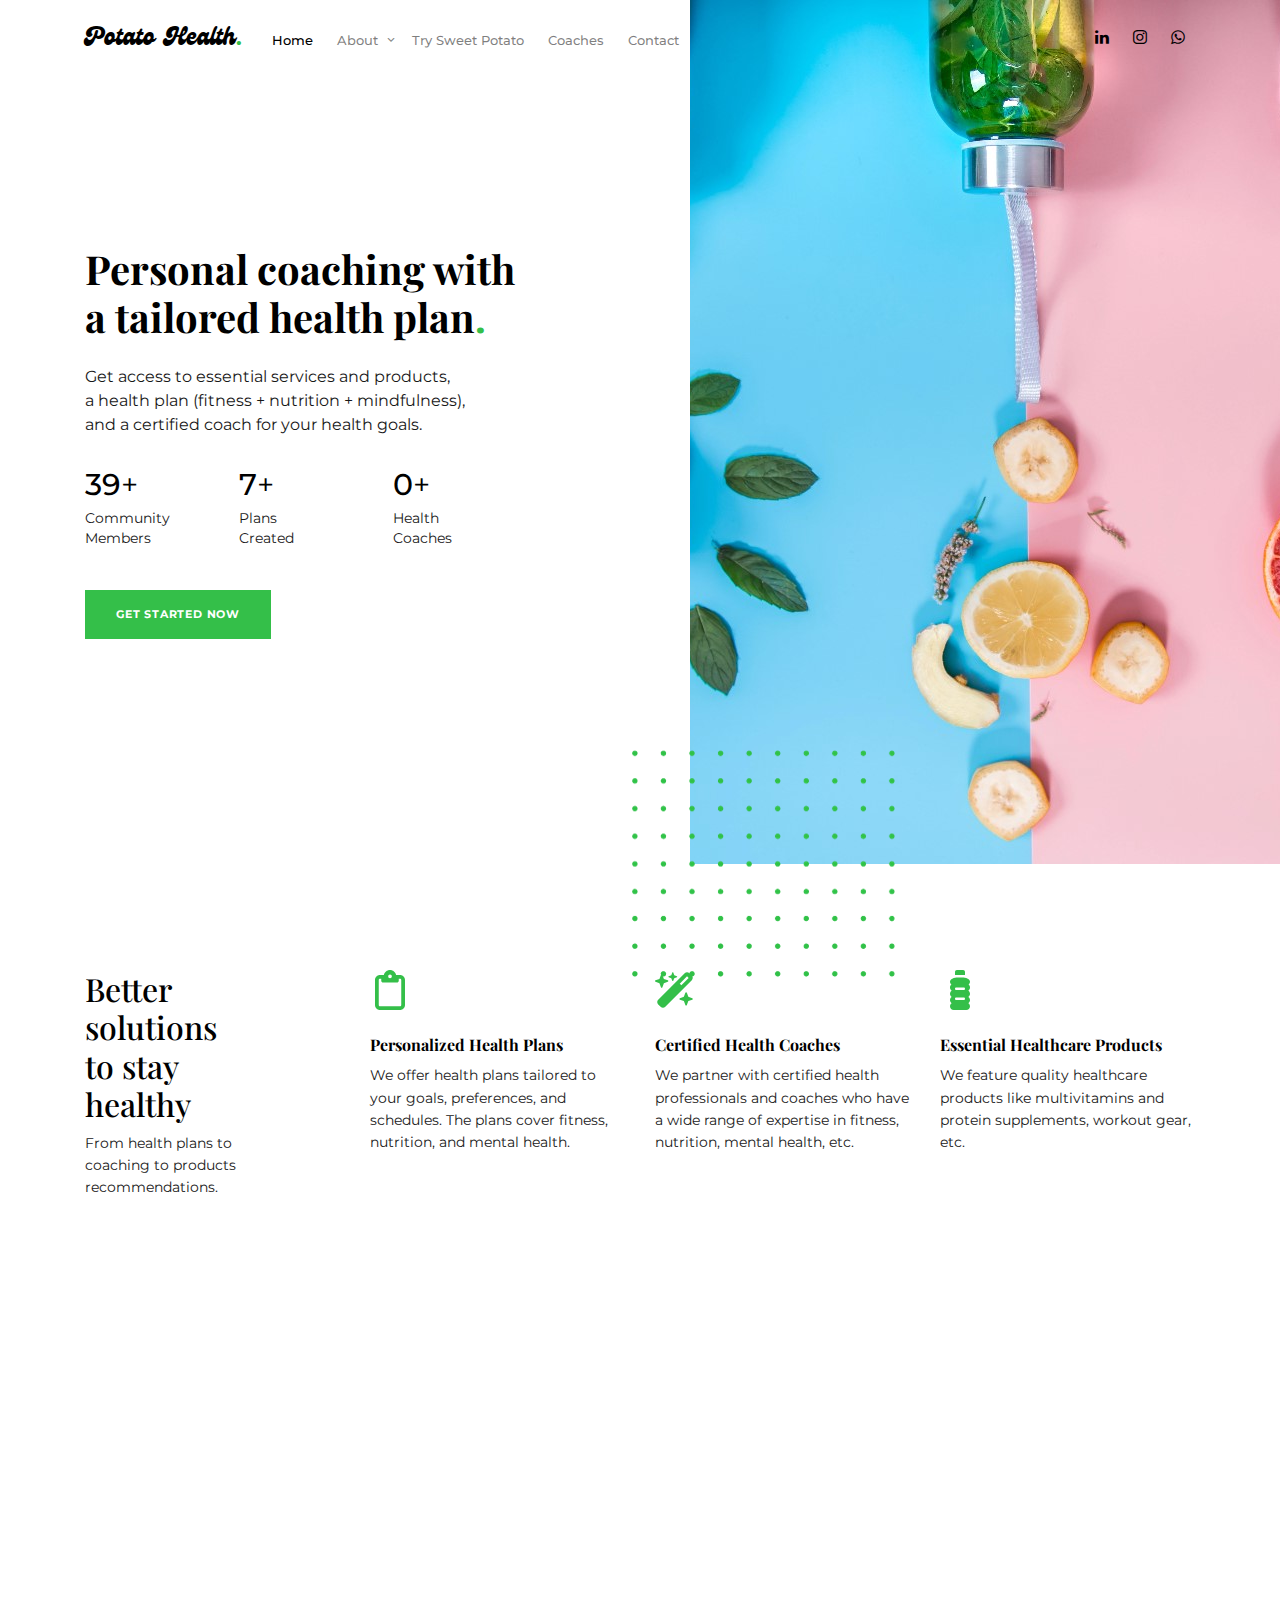
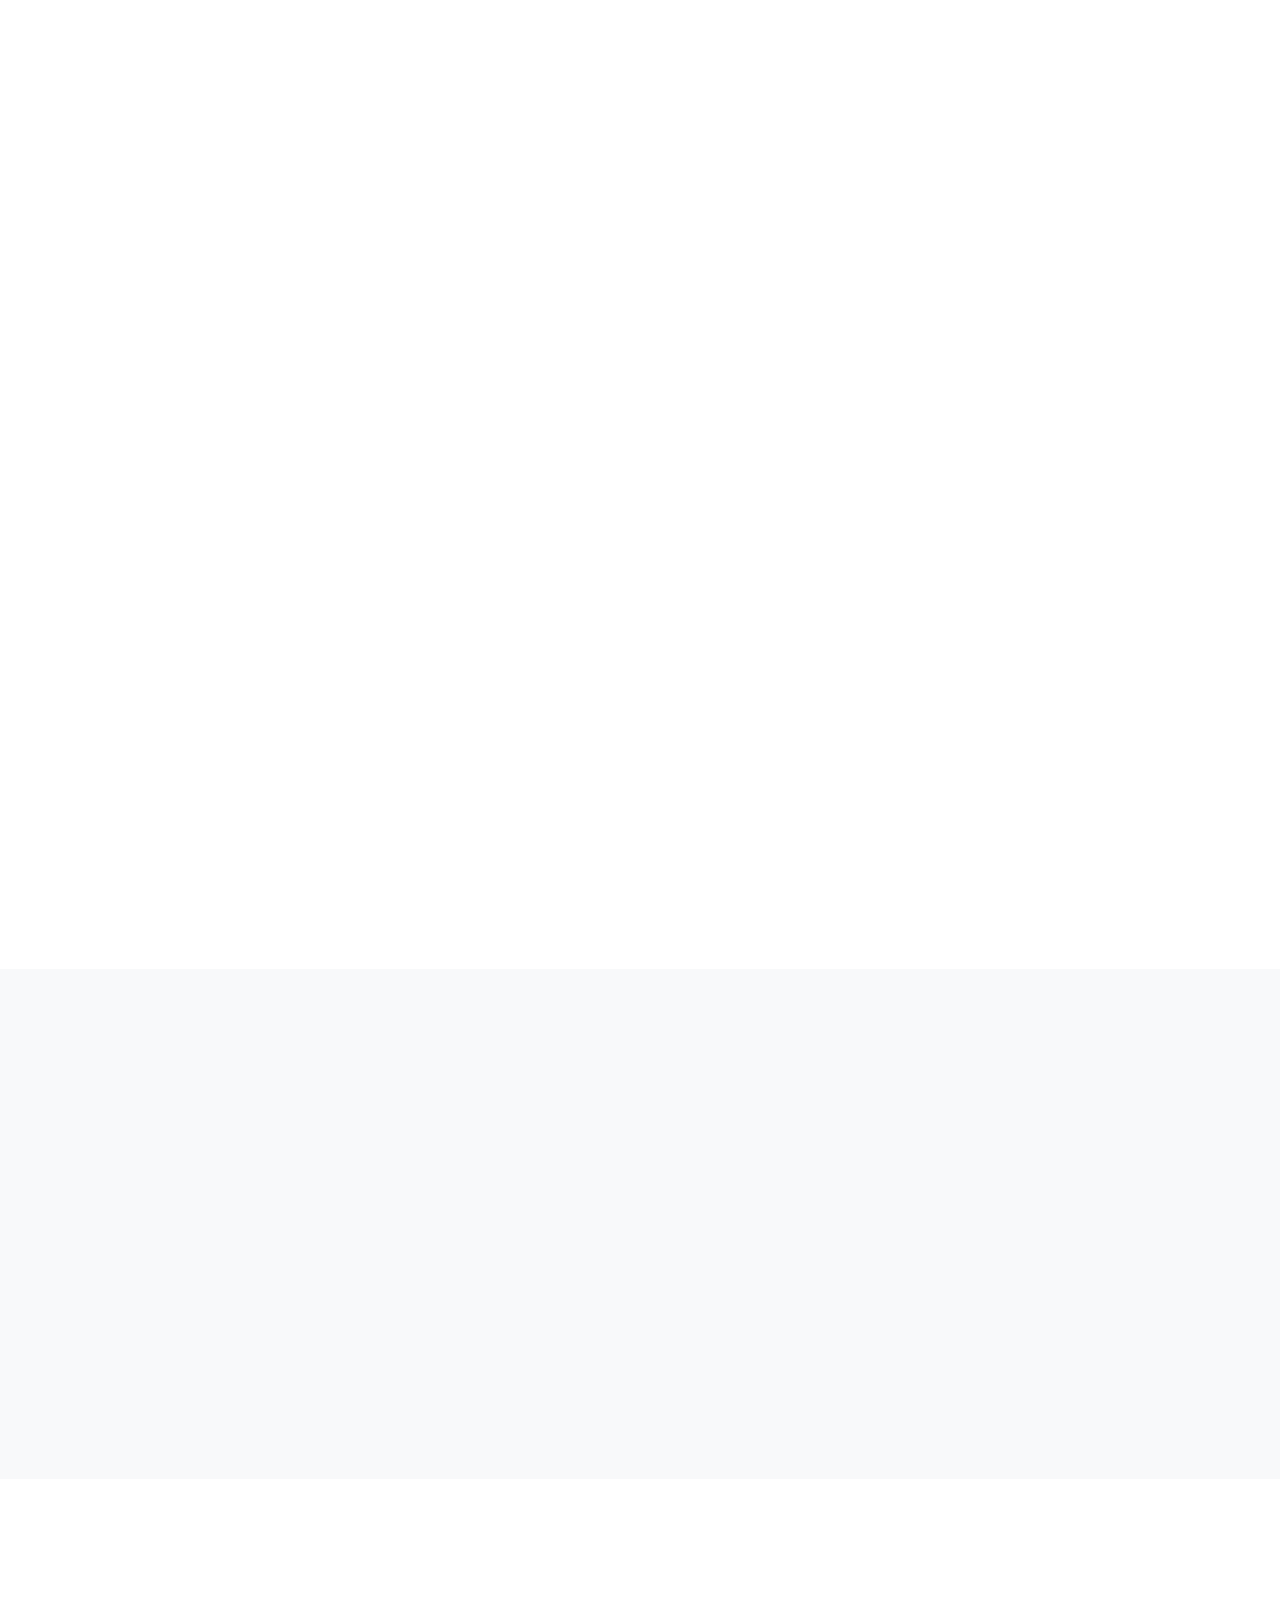
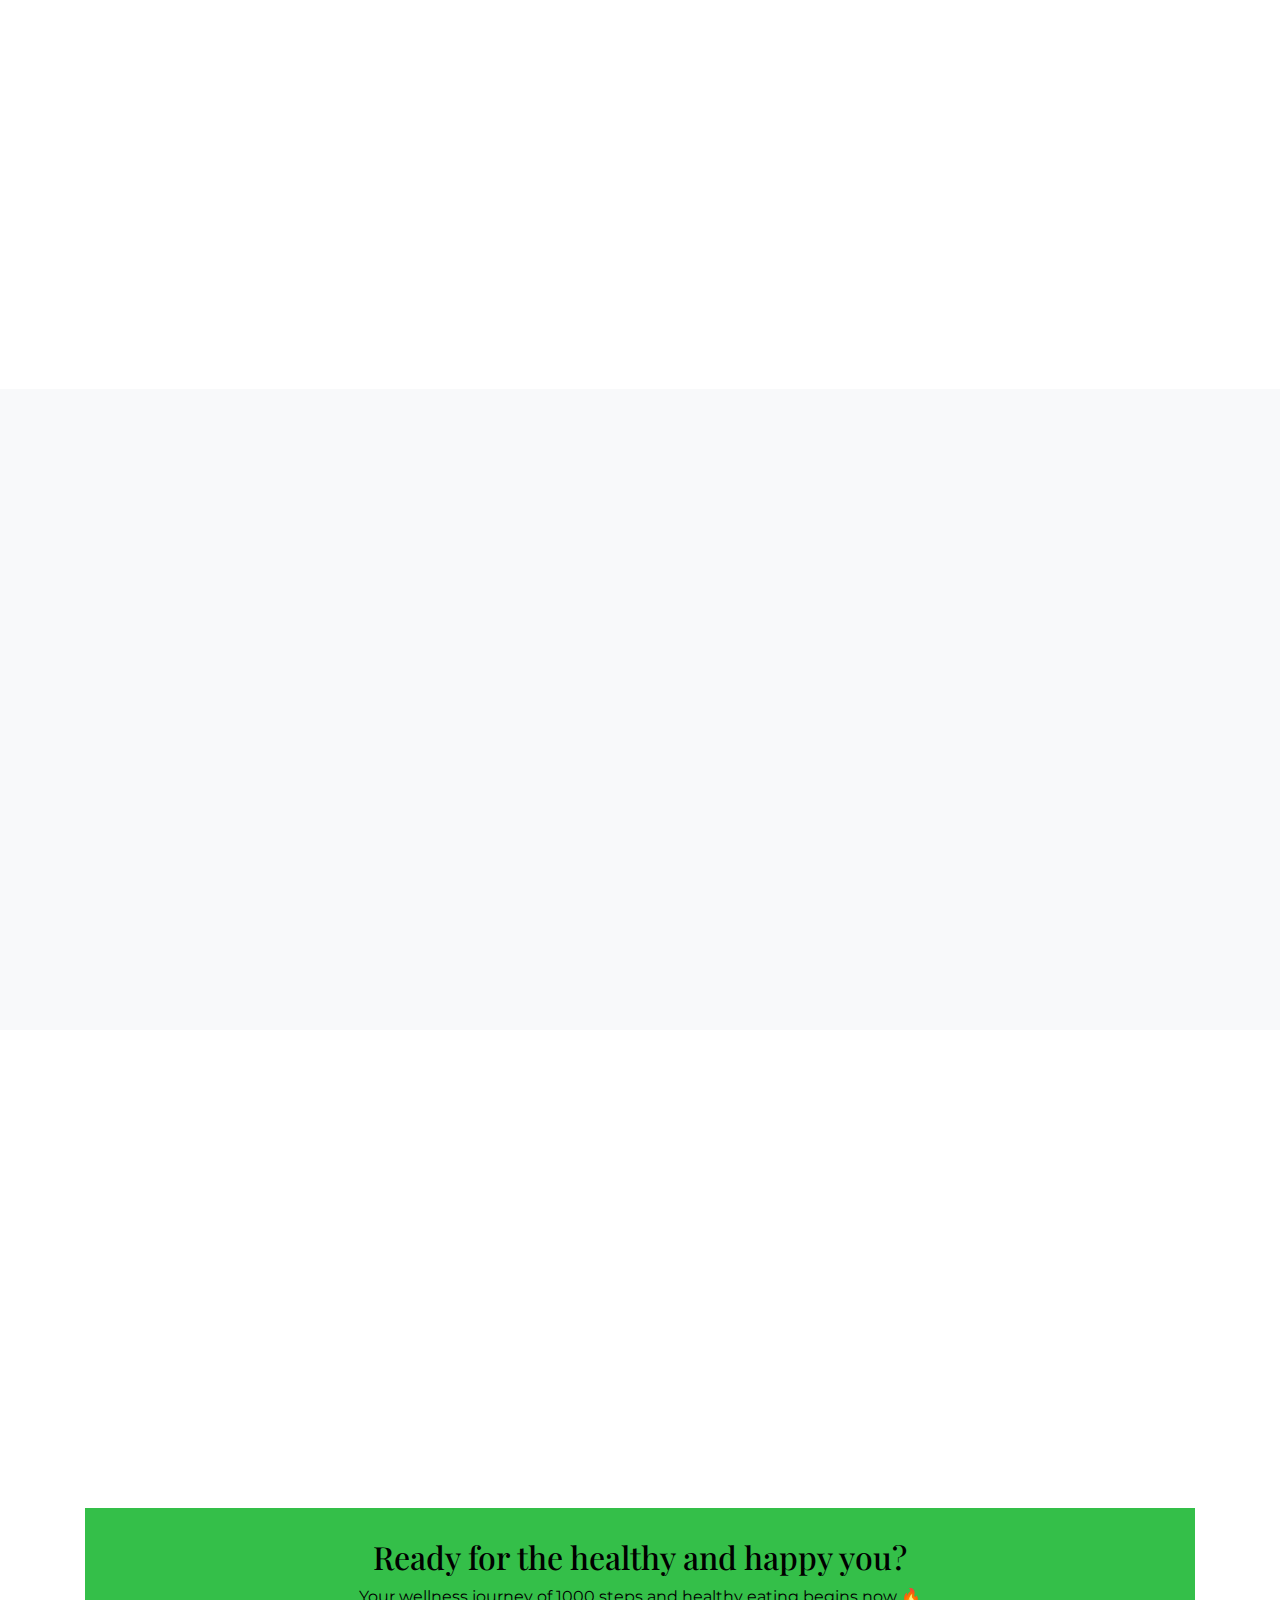
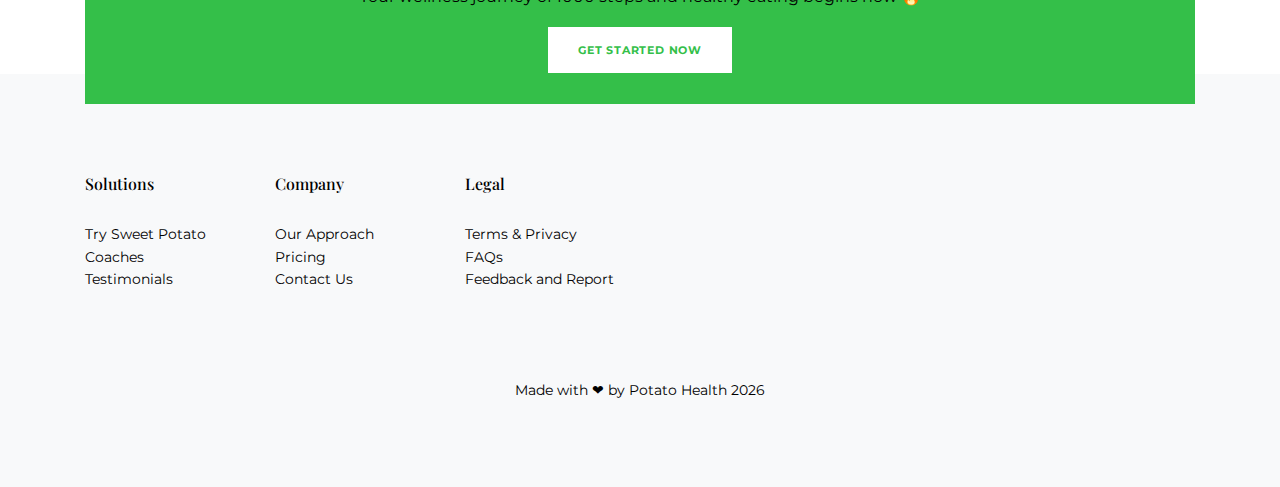
<file: public/index.html>
<!doctype html>
<html lang="en">
<head>
  <meta charset="utf-8">
  <meta name="viewport" content="width=device-width, initial-scale=1, shrink-to-fit=no">
  <meta name="author" content="">
  <link rel="shortcut icon" href="favicon.png">

  <meta name="description" content="Potato Health is a health-tech startup building a wellness super web app that helps health-conscious individuals stay consistent by offering monthly personalized wellness plans and access to wellness providers, services, and products." />
  <meta name="keywords" content="Potato Health, Potato, Try Sweet Potato, PotatoFit, Potato Challenges, Potato Zen, Potato Gen, True Wellness, Path to wellness, Fitness, Nutrition, Mental Health, The Ultimate guide to wellness, Wellness Coaches, Wellness Providers, Personalized Wellness Plan" /> 


  <link href="https://fonts.googleapis.com/css2?family=Playfair+Display:wght@400;700;900&family=Montserrat:wght@400;500;600;700&display=swap" rel="stylesheet">


  <link rel="stylesheet" href="css/bootstrap.min.css">
  <link rel="stylesheet" href="css/animate.min.css">
  <link rel="stylesheet" href="css/owl.carousel.min.css">
  <link rel="stylesheet" href="css/owl.theme.default.min.css">
  <link rel="stylesheet" href="css/jquery.fancybox.min.css">
  <link rel="stylesheet" href="fonts/icomoon/style.css">
  <link rel="stylesheet" href="fonts/flaticon/font/flaticon.css">
  <link rel="stylesheet" href="css/aos.css">
  <link rel="stylesheet" href="css/style.css">
  <link rel="stylesheet" href="css/genty.css">

  <title>Unlocking True Wellness | Potato Health</title>
</head>

<body>

  <div class="site-mobile-menu">
    <div class="site-mobile-menu-header">
      <div class="site-mobile-menu-close">
        <span class="icofont-close js-menu-toggle"></span>
      </div>
    </div>
    <div class="site-mobile-menu-body"></div>
  </div>

  <!--Navbar-->
  <nav class="site-nav mb-5">
    <div class="sticky-nav js-sticky-header">

      <div class="container position-relative">
        <div class="site-navigation text-left dark">
          <a href="index.html" class="logo menu-absolute m-0 mainlogo">Potato Health<span class="text-primary mainlogo">.</span></a>

          <ul class="js-clone-nav pl-0 d-none d-lg-inline-block site-menu ml-md-3">
            <li class="active"><a href="index.html">Home</a></li>
            <li class="has-children">
              <a href="#">About</a>
              <ul class="dropdown">
                <li><a href="#solution">Our Approach</a></li>
                <li><a href="#pricing">Pricing</a></li>
                <li><a href="#testimonials">Reviews</a></li>
              </ul>
            </li>
            <li><a href="login.html">Try Sweet Potato</a></li>
            <li><a href="coach.html">Coaches</a></li>
            <li><a href="contact.html">Contact</a></li>
          </ul>
          

          <div class="menu-icons">

            <a href="https://www.linkedin.com/company/potatohealth" target="_blank">
              <span class="icon-linkedin"></span>
            </a>

            <a href="https://instagram.com/potatohealthgh?igshid=MzMyNGUyNmU2YQ==" target="_blank">
              <span class="icon-instagram"></span>
            </a>

            <a href="https://chat.whatsapp.com/FbIDNtk2S7B5ZeP78Zpz5A" target="_blank">
              <span class="icon-whatsapp"></span>
            </a>

          </div>

          
          <a href="#" class="burger ml-auto float-right site-menu-toggle js-menu-toggle d-inline-block d-lg-none" data-toggle="collapse" data-target="#main-navbar">
            <span></span>
          </a>

        </div>
      </div>
    </div>
  </nav>
  
  <div class="hero d-block d-lg-flex align-items-center">
    
    <div class="image-hero order-1 order-lg-2" style="background-image: url('images/img-1.jpg'); margin-right: -50px !important;" data-aos="fade"></div>

    <div class="container">
      <div class="row">
        <div class="col-lg-6">
          <div class="text-left text">
            <div class="intro mx-auto">
              <h1 class="text-left mb-4" data-aos="fade-up">Personal coaching with a tailored health plan<span class="text-primary">.</span></h1>
              <p class="lead-2 mb-4 subtext" data-aos="fade-up">Get access to essential services and products,<br>a health plan (fitness + nutrition + mindfulness),<br>and a certified coach for your health goals.</p>
              <div class="row count-numbers stats">
                <div class="col-4 text-left number-wrapper" data-aos="fade-up" data-aos-delay="200">
                  <span class="counter"><span class="number" data-number="650"></span>+</span>
                  <p class="subtext"><span class="d-block">Community</span> Members</p>
                </div>
                <div class="col-4 text-left number-wrapper" data-aos="fade-up" data-aos-delay="200">
                  <span class="counter"><span class="number" data-number="120"></span>+</span>
                  <p class="subtext"><span class="d-block">Plans</span> Created</p>
                </div>
                <div class="col-4 text-left number-wrapper" data-aos="fade-up" data-aos-delay="300">
                  <span class="counter"><span class="number" data-number="10"></span>+</span>
                  <p class="subtext"><span class="d-block">Health</span> Coaches</p>
                </div>
              </div><br>
              <p><a href="login.html" class="btn btn-primary">Get Started Now</a></p>
            </div>
          </div>

        </div>
      </div>
    </div>
    
  </div>

  <!--Solution Section-->
  <div class="potato_co-section" id="solution">
    <div class="features">
      <div class="container">
        <div class="row">
          <div class="col-sm-6 col-lg-3">
            <div class="feature-v1 pr-md-5">
              <h2>Better solutions <span class="d-block">to stay<br>healthy</span></h2>
              <p class="subtext">From health plans to coaching to products recommendations.</p>
            </div>
          </div>
          <div class="col-sm-6 col-lg-3">
            <div class="feature-v1">
              <div class="icon">
                <svg xmlns="http://www.w3.org/2000/svg" width="40" height="40" fill="currentColor" viewBox="0 0 384 512"><!--! Font Awesome Free 6.4.2 by @fontawesome - https://fontawesome.com License - https://fontawesome.com/license (Commercial License) Copyright 2023 Fonticons, Inc. -->
                  <path d="M280 64h40c35.3 0 64 28.7 64 64V448c0 35.3-28.7 64-64 64H64c-35.3 0-64-28.7-64-64V128C0 92.7 28.7 64 64 64h40 9.6C121 27.5 153.3 0 192 0s71 27.5 78.4 64H280zM64 112c-8.8 0-16 7.2-16 16V448c0 8.8 7.2 16 16 16H320c8.8 0 16-7.2 16-16V128c0-8.8-7.2-16-16-16H304v24c0 13.3-10.7 24-24 24H192 104c-13.3 0-24-10.7-24-24V112H64zm128-8a24 24 0 1 0 0-48 24 24 0 1 0 0 48z"/>
                </svg>
              </div>
              <h3>Personalized Health Plans</h3>
              <p class="subtext">We offer health plans tailored to your goals, preferences, and schedules. The plans cover fitness, nutrition, and mental health.</p>
            </div>
          </div>
          <div class="col-sm-6 col-lg-3">
            <div class="feature-v1">
              <div class="icon">
                <svg xmlns="http://www.w3.org/2000/svg" width="40" height="40" fill="currentColor" viewBox="0 0 576 512"><!--! Font Awesome Free 6.4.2 by @fontawesome - https://fontawesome.com License - https://fontawesome.com/license (Commercial License) Copyright 2023 Fonticons, Inc. -->
                  <path d="M234.7 42.7L197 56.8c-3 1.1-5 4-5 7.2s2 6.1 5 7.2l37.7 14.1L248.8 123c1.1 3 4 5 7.2 5s6.1-2 7.2-5l14.1-37.7L315 71.2c3-1.1 5-4 5-7.2s-2-6.1-5-7.2L277.3 42.7 263.2 5c-1.1-3-4-5-7.2-5s-6.1 2-7.2 5L234.7 42.7zM46.1 395.4c-18.7 18.7-18.7 49.1 0 67.9l34.6 34.6c18.7 18.7 49.1 18.7 67.9 0L529.9 116.5c18.7-18.7 18.7-49.1 0-67.9L495.3 14.1c-18.7-18.7-49.1-18.7-67.9 0L46.1 395.4zM484.6 82.6l-105 105-23.3-23.3 105-105 23.3 23.3zM7.5 117.2C3 118.9 0 123.2 0 128s3 9.1 7.5 10.8L64 160l21.2 56.5c1.7 4.5 6 7.5 10.8 7.5s9.1-3 10.8-7.5L128 160l56.5-21.2c4.5-1.7 7.5-6 7.5-10.8s-3-9.1-7.5-10.8L128 96 106.8 39.5C105.1 35 100.8 32 96 32s-9.1 3-10.8 7.5L64 96 7.5 117.2zm352 256c-4.5 1.7-7.5 6-7.5 10.8s3 9.1 7.5 10.8L416 416l21.2 56.5c1.7 4.5 6 7.5 10.8 7.5s9.1-3 10.8-7.5L480 416l56.5-21.2c4.5-1.7 7.5-6 7.5-10.8s-3-9.1-7.5-10.8L480 352l-21.2-56.5c-1.7-4.5-6-7.5-10.8-7.5s-9.1 3-10.8 7.5L416 352l-56.5 21.2z"/>
                </svg>
              </div>
              <h3>Certified Health Coaches</h3>
              <p class="subtext">We partner with certified health professionals and coaches who have a wide range of expertise in fitness, nutrition, mental health, etc.</p>
            </div>
          </div>
          <div class="col-sm-6 col-lg-3">
            <div class="feature-v1">
              <div class="icon">
                <svg xmlns="http://www.w3.org/2000/svg" width="40" height="40" fill="currentColor" viewBox="0 0 320 512"><!--! Font Awesome Free 6.4.2 by @fontawesome - https://fontawesome.com License - https://fontawesome.com/license (Commercial License) Copyright 2023 Fonticons, Inc. -->
                  <path d="M120 0h80c13.3 0 24 10.7 24 24V64H96V24c0-13.3 10.7-24 24-24zM32 151.7c0-15.6 9-29.8 23.2-36.5l24.4-11.4c11-5.1 23-7.8 35.1-7.8h90.6c12.1 0 24.1 2.7 35.1 7.8l24.4 11.4c14.1 6.6 23.2 20.8 23.2 36.5c0 14.4-7.5 27-18.9 34.1c11.5 8.8 18.9 22.6 18.9 38.2c0 16.7-8.5 31.4-21.5 40c12.9 8.6 21.5 23.3 21.5 40s-8.5 31.4-21.5 40c12.9 8.6 21.5 23.3 21.5 40s-8.5 31.4-21.5 40c12.9 8.6 21.5 23.3 21.5 40c0 26.5-21.5 48-48 48H80c-26.5 0-48-21.5-48-48c0-16.7 8.5-31.4 21.5-40C40.5 415.4 32 400.7 32 384s8.5-31.4 21.5-40C40.5 335.4 32 320.7 32 304s8.5-31.4 21.5-40C40.5 255.4 32 240.7 32 224c0-15.6 7.4-29.4 18.9-38.2C39.5 178.7 32 166.1 32 151.7zM96 240c0 8.8 7.2 16 16 16h96c8.8 0 16-7.2 16-16s-7.2-16-16-16H112c-8.8 0-16 7.2-16 16zm16 112c-8.8 0-16 7.2-16 16s7.2 16 16 16h96c8.8 0 16-7.2 16-16s-7.2-16-16-16H112z"/>
                </svg>
              </div>
              <h3>Essential Healthcare Products</h3>
              <p class="subtext">We feature quality healthcare products like multivitamins and protein supplements, workout gear, etc.</p>
            </div>
          </div>
        </div>
      </div>
    </div>
  </div>

  <!--Our Approach-->
  <div class="potato_co-section about-wrap" style="margin-top: -50px !important;">
    <div class="container">
      <div class="row">
        <div class="col-lg-5 mr-auto heading mr-auto" data-aos="fade-up" data-aos-delay="0">
          <span class="subtitle">Our Approach</span>
          <h2 class="mb-5">You don't just get a plan. You get one-on-one support with certified health coaches.</h2>

          <div class="row">
            <div class="col-md-6" data-aos="fade-up" data-aos-delay="100">
              <div class="feature">
                <span class="wrap-icon color-3">
                  <svg xmlns="http://www.w3.org/2000/svg" width="40" height="40" fill="currentColor" viewBox="0 0 384 512"><!--! Font Awesome Free 6.4.2 by @fontawesome - https://fontawesome.com License - https://fontawesome.com/license (Commercial License) Copyright 2023 Fonticons, Inc. -->
                    <path d="M280 64h40c35.3 0 64 28.7 64 64V448c0 35.3-28.7 64-64 64H64c-35.3 0-64-28.7-64-64V128C0 92.7 28.7 64 64 64h40 9.6C121 27.5 153.3 0 192 0s71 27.5 78.4 64H280zM64 112c-8.8 0-16 7.2-16 16V448c0 8.8 7.2 16 16 16H320c8.8 0 16-7.2 16-16V128c0-8.8-7.2-16-16-16H304v24c0 13.3-10.7 24-24 24H192 104c-13.3 0-24-10.7-24-24V112H64zm128-8a24 24 0 1 0 0-48 24 24 0 1 0 0 48z"/>
                  </svg>
                </span>
                <h3>1. Get Health Plan</h3>
                <p class="subtext">Submit your goals, needs, and schedules. Get a health plan just for you.</p>
              </div>
            </div>
            <div class="col-md-6" data-aos="fade-up" data-aos-delay="200">
              <div class="feature">
                <span class="wrap-icon color-2">
                  <svg xmlns="http://www.w3.org/2000/svg" width="40" height="40" fill="currentColor" viewBox="0 0 576 512"><!--! Font Awesome Free 6.4.2 by @fontawesome - https://fontawesome.com License - https://fontawesome.com/license (Commercial License) Copyright 2023 Fonticons, Inc. -->
                    <path d="M234.7 42.7L197 56.8c-3 1.1-5 4-5 7.2s2 6.1 5 7.2l37.7 14.1L248.8 123c1.1 3 4 5 7.2 5s6.1-2 7.2-5l14.1-37.7L315 71.2c3-1.1 5-4 5-7.2s-2-6.1-5-7.2L277.3 42.7 263.2 5c-1.1-3-4-5-7.2-5s-6.1 2-7.2 5L234.7 42.7zM46.1 395.4c-18.7 18.7-18.7 49.1 0 67.9l34.6 34.6c18.7 18.7 49.1 18.7 67.9 0L529.9 116.5c18.7-18.7 18.7-49.1 0-67.9L495.3 14.1c-18.7-18.7-49.1-18.7-67.9 0L46.1 395.4zM484.6 82.6l-105 105-23.3-23.3 105-105 23.3 23.3zM7.5 117.2C3 118.9 0 123.2 0 128s3 9.1 7.5 10.8L64 160l21.2 56.5c1.7 4.5 6 7.5 10.8 7.5s9.1-3 10.8-7.5L128 160l56.5-21.2c4.5-1.7 7.5-6 7.5-10.8s-3-9.1-7.5-10.8L128 96 106.8 39.5C105.1 35 100.8 32 96 32s-9.1 3-10.8 7.5L64 96 7.5 117.2zm352 256c-4.5 1.7-7.5 6-7.5 10.8s3 9.1 7.5 10.8L416 416l21.2 56.5c1.7 4.5 6 7.5 10.8 7.5s9.1-3 10.8-7.5L480 416l56.5-21.2c4.5-1.7 7.5-6 7.5-10.8s-3-9.1-7.5-10.8L480 352l-21.2-56.5c-1.7-4.5-6-7.5-10.8-7.5s-9.1 3-10.8 7.5L416 352l-56.5 21.2z"/>
                  </svg>
                </span>
                <h3>2. Get Health Coaching</h3>
                <p class="subtext">Get assigned to a certified health coach. Receive daily check-ups and coaching.</p>
              </div>
            </div>
          </div>

        </div>
        <div class="col-lg-5 ml-auto">
          <div class="row">
            <div class="col-lg-6">
              <img src="images/grid-01-min.jpg" alt="Image" class="img-fluid mb-4"  data-aos="fade-up" data-aos-delay="0">
              <img src="images/grid-2-min.jpg" alt="Image" class="img-fluid"  data-aos="fade-up" data-aos-delay="100">
            </div>
            <div class="col-lg-6 mt-4">
              <img src="images/grid-31-min.jpg" alt="Image" class="img-fluid mb-4"  data-aos="fade-up" data-aos-delay="300">
              <img src="images/grid-04-min.png" alt="Image" class="img-fluid"  data-aos="fade-up" data-aos-delay="400">
            </div>
          </div>
        </div>
      </div>
    </div>
  </div>

  <!--Quote by Partnered Wellness Coach-->
  <div class="potato_co-section">
    <div class="testimonial-grid">
      <div class="testimonial-image" data-aos="fade-right" data-aos-delay="100" style="background-image: url('images/img-2.png')"></div>
      <div class="testimonial-inner" data-aos="fade-left" data-aos-delay="200">
        <blockquote>
          &ldquo;As a nutritionist with Potato Health, I've had the privilege of guiding individuals on their wellness journeys, emphasizing the vital role nutrition plays in achieving a healthy lifestyle. It's heartwarming to witness our positive impact, helping people reach their health goals and inspiring businesses to foster happier, healthier, and more productive cultures.&rdquo;
          <div class="person-image mt-3 d-flex align-items-center">
            <img src="images/person-testimonial.jpg" alt="Image" class="img-fluid">
            <div>
              <span class="name">Jawahir Mohammed Abukari</span>
              <span class="position">Nutrition Expert @ Potato Health</span>
            </div>
          </div>
        </blockquote>  
      </div>
    </div>
  </div>

  <!--Pricing section-->
  <div class="potato_co-section pricing-wrap" id="pricing">
    <div class="container">
      <div class="row justify-content-center">
        <div class="col-lg-7 text-center heading mb-5" data-aos="fade-up" data-aos-delay="0">
          <span class="subtitle">Pricing for All</span>
          <h2>"Triple the bliss, triple the savings, triple the 'woohoo!' 30% off 3 months  &#8212;  Start Now!"</h2>
        </div>
      </div>

      <div class="row">
        <div class="mb-3 mb-sm-0 col-12 col-6 col-sm-6 col-md-6 col-lg-4" data-aos="fade-up" data-aos-delay="100">
          <div class="pricing color-1">
            <h3>Basic</h3>
            <strong class="price">$5.00/mon</strong>
            <p><a href="login.html" class="btn btn-primary">Get Started Now</a></p><br>
            <ul class="list-unstyled list mb-4">
              <li>Basic Health Plan</li>
              <li>2 days/week Coaching</li>
              <li>No Video Conferencing</li>
              <li>Community Support</li><br><br><br><br><br>
            </ul>  
          </div> <!-- /.pricing -->
        </div>
        <div class="mb-3 mb-sm-0 col-12 col-6 col-sm-6 col-md-6 col-lg-4" data-aos="fade-up" data-aos-delay="200">
          <div class="pricing color-2">
            <h3>Premium</h3>
            <strong class="price">$50.00/mon</strong>
            <p><a href="login.html" class="btn btn-primary">Get Started Now</a></p><br>
            <ul class="list-unstyled list mb-4">
              <li>Advanced Health Plan</li>
              <li>7 days/week Coaching</li>
              <li>Video Conferencing</li>
              <li>Future Branded Souvenirs</li>
              <li>Subsidized Wellness Products</li>
              <li>Subsidized Wellness Services</li>
              <li>Free Monthly Perks</li>
              <li>Early Access to New Features</li>
              <li>Community Support</li>
              <li>24/7 Customer Support</li><br>
            </ul>  
          </div> <!-- /.pricing -->
        </div>
        <div class="mb-3 mb-sm-0 col-12 col-sm-12 col-md-12 col-lg-4" data-aos="fade-up" data-aos-delay="300">
          <div class="pricing color-3">
            <h3>Enterprise</h3>
            <strong class="price">Custom</strong>
            <p><a href="https://forms.gle/UNeEJJdpCwjHEZAC8" target="_blank" class="btn btn-primary">Contact Us</a></p><br>
            <ul class="list-unstyled list mb-4">
              <li>Everything in Premium</li>
              <li>In-depth Analytics and Reports</li>
              <li>Employee Group Sessions</li>
              <li>Group Events and Activities</li>
              <li>Early Access to New Features</li>
              <li>Monthly Detox Session</li>
              <li>Priority Customer Support</li><br>
            </ul>  
          </div> <!-- /.pricing -->
        </div>
      </div>
    </div>
  </div>

  <!--FAQs-->
  <div class="potato_co-section accordion--wrap bg-light" id="faq">
    <div class="container">
      <div class="row justify-content-center">
        <div class="col-lg-7 heading text-center" data-aos="fade-up" data-aos-delay="0">
          <span class="subtitle">FAQs</span>
          <h2 class="mb-5">You have questions. We've got the answers. Check out our top FAQs.</h2>
        </div>
      </div>
      <div class="row">
        <div class="col-lg-6 mr-auto"  data-aos="fade-up" data-aos-delay="100">
          <div class="custom-accordion" id="accordion_1">
            <div class="accordion-item">
              <h2 class="mb-0">
                <button class="btn btn-link" type="button" data-toggle="collapse" data-target="#collapseOne" aria-expanded="true" aria-controls="collapseOne">How does Potato Health create personalized wellness plans?</button>
              </h2>

              <div id="collapseOne" class="collapse show" aria-labelledby="headingOne" data-parent="#accordion_1">
                <div class="accordion-body">
                  Our advanced algorithms analyze your health data, daily/work schedules, goals, and preferences to create a plan tailored just for you.
                </div>
              </div>
            </div> <!-- .accordion-item -->

            <div class="accordion-item">
              <h2 class="mb-0">
                <button class="btn btn-link collapsed" type="button" data-toggle="collapse" data-target="#collapseTwo" aria-expanded="false" aria-controls="collapseTwo">Can I cancel my subscription at any time?</button>
              </h2>
              <div id="collapseTwo" class="collapse" aria-labelledby="headingTwo" data-parent="#accordion_1">
                <div class="accordion-body">
                  Yes, you can cancel your subscription anytime without any hidden fees. Contact support at:<a href="mailto:hello@potathealth.com" class="accordion-body">hello@potathealth.com</a> 
                </div>
              </div>
            </div> <!-- .accordion-item -->
            <div class="accordion-item">
              <h2 class="mb-0">
                <button class="btn btn-link collapsed" type="button" data-toggle="collapse" data-target="#collapseThree" aria-expanded="false" aria-controls="collapseThree">What kind of health coaches do you have?</button>
              </h2>

              <div id="collapseThree" class="collapse" aria-labelledby="headingThree" data-parent="#accordion_1">
                <div class="accordion-body">
                  Our network includes certified nutritionists, fitness trainers, psychotherapists, physicians, and more, all dedicated to your well-being.
                </div>
              </div>

            </div> <!-- .accordion-item -->

            <div class="accordion-item">
              <h2 class="mb-0">
                <button class="btn btn-link collapsed" type="button" data-toggle="collapse" data-target="#collapseFour" aria-expanded="false" aria-controls="collapseFour">Is my personal data safe with Potato Health?</button>
              </h2>

              <div id="collapseFour" class="collapse" aria-labelledby="headingFour" data-parent="#accordion_1">
                <div class="accordion-body">
                  We take data security seriously and use the latest encryption techniques to protect your information.
                </div>
              </div>

            </div> <!-- .accordion-item -->

            <div class="accordion-item">
              <h2 class="mb-0">
                <button class="btn btn-link collapsed" type="button" data-toggle="collapse" data-target="#collapseFive" aria-expanded="false" aria-controls="collapseFive">Do you offer corporate wellness programs for businesses?</button>
              </h2>
              <div id="collapseFive" class="collapse" aria-labelledby="headingFive" data-parent="#accordion_1">
                <div class="accordion-body">
                  Yes, our Enterprise Plan is designed to help companies foster a healthier and more productive workplace.
                </div>
              </div>
            </div> <!-- .accordion-item -->
          </div>
        </div>
        <div class="col-lg-6" data-aos="fade-up" data-aos-delay="200">

          <div class="owl-single owl-carousel no-nav">
            <img src="images/grid-0-min.jpg" alt="Image" class="img-fluid">
            <img src="images/grid-1-min.jpg" alt="Image" class="img-fluid">
            <img src="images/grid-4-min.jpg" alt="Image" class="img-fluid">
            <img src="images/grid-5-min.jpg" alt="Image" class="img-fluid">
          </div>

        </div>
      </div>
    </div>
  </div>

  <!--Testimonials-->
  <div class="potato_co-section" id="testimonials">
    <div class="container">
      <div class="row justify-content-center">
        <div class="col-lg-7 heading text-center" data-aos="fade-up" data-aos-delay="0">
          <span class="subtitle">Reviews</span>
          <h2 class="mb-5">Some happy clients</h2>
        </div>
      </div>
      <div class="row justify-content-center" data-aos="fade-up" data-aos-delay="100">
        <div class="col-lg-6">
          <div class="owl-single owl-carousel no-nav">
            <div class="testimonial mx-auto">
              <figure class="img-wrap">
                <img src="images/person_2.jpg" alt="Image" class="img-fluid">
              </figure>
              <h3 class="name text-black">Samuel Atsu</h3>
              <blockquote>
                <p>&ldquo;The premium plan is worth every penny. I got an exclusive 20% discount on Dymatize Super Mass Gainer, and the support is exceptional!&rdquo;</p>
              </blockquote>
            </div>

            <div class="testimonial mx-auto">
              <figure class="img-wrap">
                <img src="images/person_3.jpg" alt="Image" class="img-fluid">
              </figure>
              <h3 class="name text-black">Emmanuel Appiadu</h3>
              <blockquote>
                <p>&ldquo;Potato Health transformed my life. Their personalized plans made me more mindful of my health and reduced my stubborn belly fat, and I've never felt better!&rdquo;</p>
              </blockquote>
            </div>

            <div class="testimonial mx-auto">
              <figure class="img-wrap">
                <img src="images/person_4.jpg" alt="Image" class="img-fluid">
              </figure>
              <h3 class="name text-black">Michael Adu-Poku</h3>
              <blockquote>
                <p>&ldquo;Our institution's employee morale and productivity skyrocketed after implementing Potato Health's wellness program. Highly recommended!&rdquo;</p>
              </blockquote>
            </div>

          </div>
        </div>
      </div>
    </div>
  </div>

  <!--Bottom Slider-->
  <div class="cta-wrapper">
    <div class="container">
      <div class="row">
        <div class="col-lg-12">
          <div class="cta text-center">
            <h2>Ready for the healthy and happy you?</h2>
            <p>Your wellness journey of 1000 steps and healthy eating begins now &#128293;</p>
            <p class="mb-0"><a href="login.html" class="btn btn-primary btn-white">Get Started Now</a></p>
          </div>
        </div>
      </div>
    </div>
  </div>

  <!--Footer-->
  <div class="site-footer bg-light">
    <div class="container">
      <div class="row">
        <div class="col-lg-2">
          <div class="widget">
            <h3>Solutions</h3> 
            <ul class="list-unstyled">
              <li><a href="login.html">Try Sweet Potato</a></li>
              <li><a href="coach.html">Coaches</a></li>
              <li><a href="#testimonials">Testimonials</a></li>   
            </ul>
          </div>
        </div>
        <div class="col-lg-2">
          <div class="widget">
            <h3>Company</h3>
            <ul class="list-unstyled">
              <li><a href="#solution">Our Approach</a></li>
              <li><a href="#pricing">Pricing</a></li>
              <li><a href="contact.html">Contact Us</a></li>  
            </ul>
          </div>
        </div>
        <div class="col-lg-2">
          <div class="widget">
            <h3>Legal</h3>
            <ul class="list-unstyled footer">
              <li><a href="" data-bs-toggle="modal" data-bs-target="#terms-txt">Terms & Privacy</a></li>
              <li><a href="#faq">FAQs</a></li>
              <li><a href="https://forms.gle/W8igQiA9Kmxe7DkP8" target="_blank">Feedback and Report</a></li>
            </ul>
          </div>
        </div>
      </div>
      <div class="row mt-5">
        <div class="col-12 text-center copyright">
          <p>Made with &#10084; by Potato Health <script>document.write(new Date().getFullYear());</script></p>
        
        </div>
      </div>
    </div> <!-- /.container -->
  </div> <!-- /.site-footer -->

  <!-- Modal terms -->
	<div class="modal fade" id="terms-txt" tabindex="-1" role="dialog" aria-labelledby="termsLabel" aria-hidden="true">
		<div class="modal-dialog modal-dialog-centered">
			<div class="modal-content">
				<div class="modal-header">
					<h4 class="modal-title" id="termsLabel">Terms of Service</h4>
					<button type="button" class="btn-close" data-bs-dismiss="modal" aria-label="Close"></button>
				</div>
				<div class="modal-body">
					<p>Welcome to Potato Health! We are excited to have you as a user of our wellness super app. Before you begin your journey towards a healthier lifestyle with us, please take a moment to read and understand our Terms of Service ("Terms"). These Terms outline the terms and conditions governing your use of Potato Health's web app, including how we collect, use, and protect your data. By using our services, you agree to abide by these Terms.</p>
					<p><strong>1. Acceptance of Terms:</strong> By using Potato Health, you agree to be bound by these Terms, including any future modifications. If you do not agree with any part of these Terms, please do not use our services. We may revise and update these Terms from time to time, so please review them periodically.</p>
					<p><strong>2. Privacy and Data Usage:</strong> Potato Health takes your privacy seriously and is committed to protecting your personal information. Our data usage practices are in compliance with the global FTC data privacy and security policy and other applicable data protection regulations. Your data will be used in the following ways:</p>
					<ul>
						<li><strong>a. Data Collection:</strong> We collect the information you provide during the registration process and as you use the app. This may include personal information, health-related data, and other information necessary to create personalized wellness plans.</li>
						<li><strong>b. Data Processing:</strong> Your data will be processed using our AI models, including third-party models like ChatGPT-4, to develop personalized wellness plans and provide you with relevant content, recommendations, and insights.</li>
						<li><strong>c. Data Security:</strong> We employ industry-standard security measures to protect your data from unauthorized access, disclosure, or alteration.</li>
						<li><strong>d. Data Sharing:</strong> We may share aggregated and anonymized data with wellness providers, partners, and researchers to improve our services and advance wellness research. Your personal information will never be shared without your explicit consent.</li>
						<li><strong>e. Communication:</strong> We may send you notifications, updates, and promotional messages based on your preferences. You can opt out of promotional communications at any time.</li>
					</ul>
					<p><strong>3. User Responsibilities</strong> By using Potato Health, you agree to the following user responsibilities:</p>
					<ul>
						<li><strong>a. Accurate Information:</strong> You must provide accurate and truthful information when using our app, especially when providing personal or health-related data.</li>
						<li><strong>b. Account Security:</strong> You are responsible for maintaining the security of your account, including your login credentials. Notify us immediately of any unauthorized use or security breach.</li>
						<li><strong>c. Compliance:</strong> You agree to comply with all applicable laws and regulations when using Potato Health.</li>
					</ul>
					<p><strong>4. Content and Intellectual Property:</strong> All content provided through Potato Health, including text, graphics, logos, images, and software, is owned or licensed by Potato Health and is protected by copyright and other intellectual property laws. You may not use, reproduce, or distribute this content without our written permission.</p>
					<p><strong>5. Termination:</strong> Potato Health reserves the right to terminate or suspend your account at its discretion, without notice, for any violation of these Terms or for any reason deemed necessary to protect our users and the integrity of our services.</p>
					<p><strong>6. Disclaimer of Warranties:</strong> Potato Health provides its services "as is" and makes no warranties or representations regarding the accuracy, reliability, or suitability of the content and services offered.</p>
					<p><strong>7. Limitation of Liability:</strong> Potato Health shall not be liable for any direct, indirect, incidental, consequential, or punitive damages arising from your use of our services or any third-party content or services linked to our app.</p>
					<p><strong>8. Governing Law:</strong> These Terms are governed by the laws of the United States of America and the Republic of Ghana, as applicable. Any disputes arising from or related to these Terms or your use of our Service shall be subject to the exclusive jurisdiction of the courts in the United States and Ghana, as appropriate.</p>
					<p><strong>9. Contact Us:</strong> If you have any questions, concerns, or feedback regarding these Terms or Potato Health's services, please contact us at hello@potatohealth.com or (+233)59-630-8718.</p>
					<p>By using Potato Health, you acknowledge that you have read, understood, and agreed to these Terms. We are committed to providing you with a safe and valuable wellness experience, and your privacy and data security are paramount to us. Thank you for choosing Potato Health to support your wellness journey!</p>
				</div>
				<div class="modal-footer">
					<button type="button" class="btn_1" data-bs-dismiss="modal">Close</button>
				</div>
			</div>
			<!-- /.modal-content -->
		</div>
		<!-- /.modal-dialog -->
	</div>
	<!-- /.modal -->

  <div id="overlayer"></div>
  <div class="loader">
    <div class="spinner-border" role="status">
      <span class="sr-only">Loading...</span>
    </div>
  </div>

  <!--Main Script-->
  <script src="js/jquery-3.4.1.min.js"></script>
  <script src="js/popper.min.js"></script>
  <script src="js/bootstrap.min.js"></script>
  <script src="js/owl.carousel.min.js"></script>
  <script src="js/jquery.animateNumber.min.js"></script>
  <script src="js/jquery.waypoints.min.js"></script>
  <script src="js/jquery.fancybox.min.js"></script>
  <script src="js/jquery.sticky.js"></script>
  <script src="js/aos.js"></script>
  <script src="js/custom.js"></script>

  
</body>

</html>
</file>
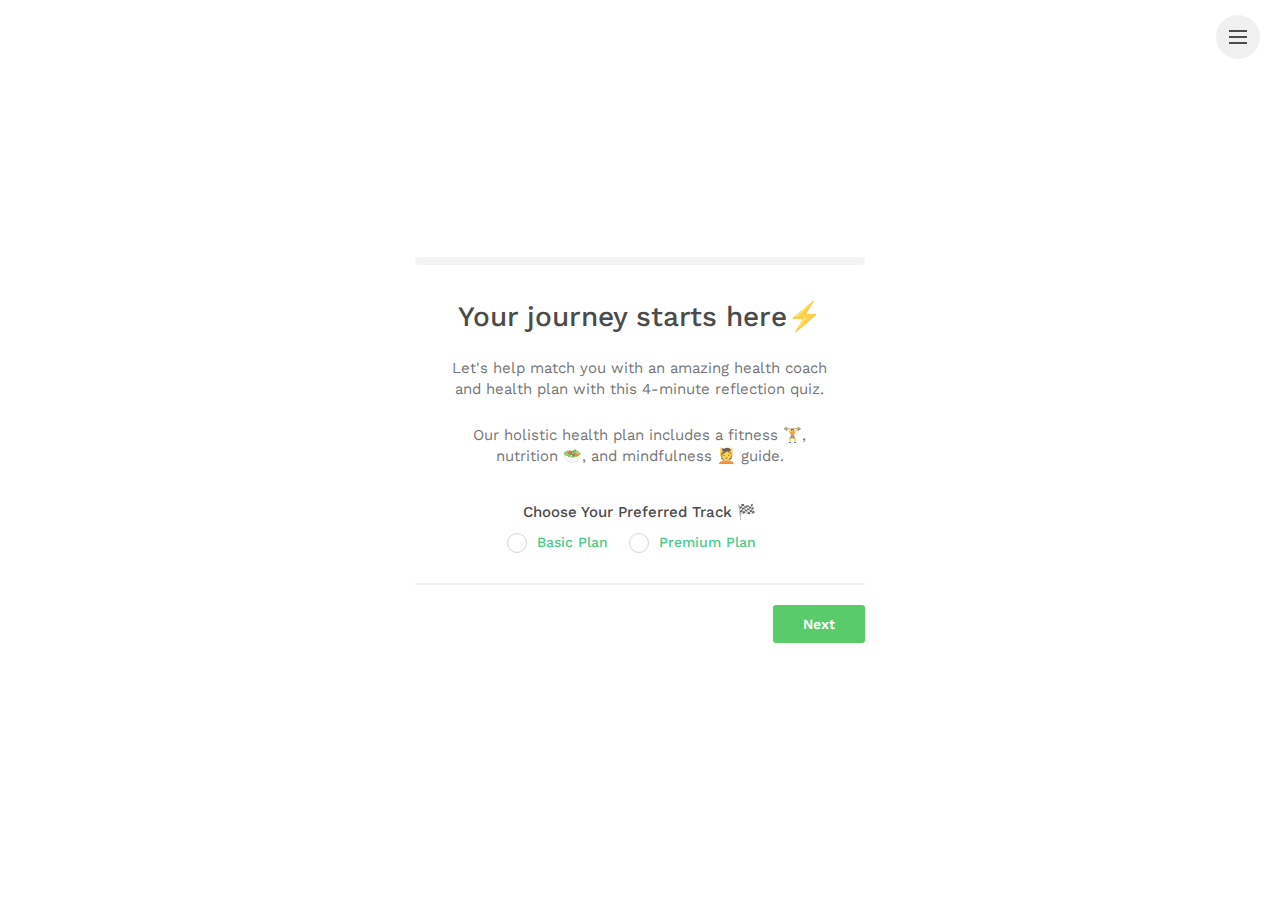
<file: public/potato_web/index.html>
<!DOCTYPE html>
<html lang="en">


<head>
    <meta charset="utf-8">
    <meta name="viewport" content="width=device-width, initial-scale=1">
    <meta name="description" content="Potato Health is a health-tech startup building a wellness super web app that helps health-conscious individuals stay consistent by offering monthly personalized wellness plans and access to wellness providers, services, and products.">
    <meta name="author" content="">
	<meta name="keywords" content="Potato Health, Potato, Try Sweet Potato, PotatoFit, Potato Challenges, Potato Zen, Potato Gen, True Wellness, Path to wellness, Fitness, Nutrition, Mental Health, The Ultimate guide to wellness, Wellness Coaches, Wellness Providers, Personalized Wellness Plan" />
    <title>Sweet Potato | Your Wellness Journey Bengins</title>

    <!-- Favicon-->
    <link rel="shortcut icon" href="../favicon.png" type="image/x-icon">

    <!-- GOOGLE WEB FONT -->
    <link href="https://fonts.googleapis.com/css?family=Work+Sans:400,500,600" rel="stylesheet">

    <!-- BASE CSS -->
    <link href="css/bootstrap.min.css" rel="stylesheet">
	<link href="css/menu.css" rel="stylesheet">
    <link href="css/style.css" rel="stylesheet">
	<link href="css/vendors.css" rel="stylesheet"> 

    <!-- YOUR CUSTOM CSS -->
    <!-- <link href="css/custom.css" rel="stylesheet"> -->
	
	<!-- MODERNIZR MENU -->
	<script src="js/modernizr.js"></script>

</head>

<body>	
	
	<nav>
		<ul class="cd-primary-nav">
			<li><a href="../index.html" class="animated_link">Home</a></li>
			<li><a href="../index.html#pricing" class="animated_link">Pricing</a></li>
			<li><a href="../contact.html" class="animated_link">Contact Us</a></li>
			<li><a href="https://forms.gle/W8igQiA9Kmxe7DkP8" target="_blank" class="animated_link">Feedback and Report</a></li>
		</ul>
	</nav>
	<!-- /menu -->
	
	<div class="container-fluid">
	    <div class="row row-height" style="display: flex !important; justify-content: center !important; align-items: center !important;">
	        <div class="col-xl-8 col-lg-8 content-right" id="start">
	            <div id="wizard_container">
	                <div id="top-wizard">
	                    <span id="location"></span>
	                    <div id="progressbar"></div>
	                </div>
	                <!-- /top-wizard -->
	                <form id="wrapped" method="POST" enctype="multipart/form-data">
	                    <input id="website" name="website" type="text" value="">
	                    <!-- Leave for security protection, read docs for details -->
	                    <div id="middle-wizard">

	                    	<!--First Step-->
	                        <div class="step" >
	                            <div class="summary">
	                                <div class="wrapper" style="margin-top: -50px !important; margin-bottom: -50px !important;">
	                                    <h3>Your journey starts here&#9889;</h3>
	                                    <p>Let's help match you with an amazing health coach and health plan with this 4-minute reflection quiz.</p>
	                                    <p>Our holistic health plan includes a fitness &#127947;, nutrition &#129367;, and mindfulness &#128134; guide.</p>
	                                </div>
	                                <label>Choose Your Preferred Track &#127937;</label>
									<div class="form-group radio_input add_bottom_30">
										<label class="container_radio me-3"><a href="#" data-bs-toggle="modal" data-bs-target="#basic-txt">Basic Plan</a>
											<input type="radio" name="pricing_tier" value="Basic" class="required">
											<span class="checkmark"></span>
										</label>
										<label class="container_radio me-3"><a href="#" data-bs-toggle="modal" data-bs-target="#premium-txt">Premium Plan</a>
											<input type="radio" name="pricing_tier" value="Premium" class="required">
											<span class="checkmark"></span>
										</label>
									</div>
	                            </div>
	                        </div>
	                        <!-- /step last-->

							<!--Demographics-->
							<div class="step">
	                            <h2 class="section_title">Personal Bio</h2>
	                            <h3 class="main_question">Getting to Know You &#128075;</h3>
	                            <div class="form-group add_top_30">
	                                <label for="name">Full Name or Nickname <small>(ie.if you feel uneasy sharing full name)</small></label>
	                                <input type="text" name="name" id="name" maxlength="20" class="form-control required" onchange="getVals(this, 'name_field');">
	                            </div>
	                            <div class="form-group">
	                                <label for="email">Email Address</label>
	                                <input type="email" name="email" id="email" class="form-control required" onchange="getVals(this, 'email_field');">
	                            </div>
	                            <div class="form-group">
	                                <label for="phone_number">Phone Number <small>(add country code eg. +233591234567)</small></label>
	                                <input type="tel" name="phone_number" id="phone_number" maxlength="16" class="form-control required" pattern="[+][0-9]{12}|[+][0-9]{11}" title="Use format: +233591234567 or +12345678910" onchange="getVals(this, 'phone_field');">
	                            </div>
	                            <div class="form-group">
	                                <label for="occupation">Occupation <small>(eg. Accountant)</small></label>
	                                <input type="text" name="occupation" id="occupation" class="form-control required">
	                            </div>
								<div class="form-group">
									<label for="age_range">Select your age range</label>
									<div class="styled-select">
										<select class="form-control required" id="age_range" name="age_range">
											<option value="">Select your age range</option>
											<option value="19 or younger">19 or younger</option>
											<option value="20s">20s</option>
											<option value="30s">30s</option>
											<option value="40s">40s</option>
											<option value="50s">50s</option>
											<option value="60 or higher">60 or higher</option>
										</select>
									</div>
								</div>
								<div class="form-group add_bottom_30">
									<label for="gender">Gender</label>
									<div class="styled-select">
										<select class="form-control required" id="gender" name="gender">
											<option value="">Gender</option>
											<option value="female">Female</option>
											<option value="male">Male</option>
											<option value="prefer not to say">Prefer not to say</option>
										</select>
									</div>
								</div>
	                        </div>
	                        <!-- /step-->


							<!--Coach-->
	                    	<div class="step">
	                            <h2 class="section_title">Find Your Coach</h2>
	                            <h3 class="main_question">Day-to-day Coaching Support &#129464;</h3>
								<div class="form-group add_top_30">
									<label for="prefer_coach">Who do you prefer?</label>
									<div class="styled-select">
										<select class="form-control required" id="prefer_coach" name="prefer_coach">
											<option value="">Who do you prefer?</option>
											<option value="female coach">Female coach</option>
											<option value="male coach">Male coach</option>
											<option value="no preference">No preference</option>
										</select>
									</div>
								</div>
								<div class="form-group">
									<label for="ideal_coach">Describe your ideal coach trait</label>
									<div class="styled-select">
										<select class="form-control required" id="ideal_coach" name="ideal_coach">
											<option value="">Describe your ideal coach</option>
											<option value="detailed oriented">Detailed Oriented</option>
											<option value="high energy">High Energy</option>
											<option value="results oriented">Results Oriented</option>
											<option value="well-balanced and all-rounded">Well-balanced and All-rounded</option>
											<option value="calm, cool, and collected">Calm, Cool, and Collected</option>
											<option value="always positive">Always Positive</option>
											<option value="sense of humor">Has a Sense of Humor</option>
											<option value="strictly business">Strictly Business</option>
											<option value="goes the extra mile to personalized coaching">Goes the Extra Mile to Personalized Coaching</option>
										</select>
									</div>
								</div>
								<div class="form-group">
									<label for="intensity_coach">What level of intensity do you want from your coach?</label>
									<div class="styled-select">
										<select class="form-control required" id="intensity_coach" name="intensity_coach">
											<option value="">What level of intensity do you want from your coach?</option>
											<option value="not intense">Not Intense</option>
											<option value="little intense">A Little Intense</option>
											<option value="somewhat intense">Somewhat Intense</option>
											<option value="intense">Intense</option>
											<option value="very intense">Very Intense</option>
										</select>
									</div>
								</div>
								<div class="form-group">
									<label for="expetise_coach">What coaching expertise are you looking for?</label>
									<div class="styled-select">
										<select class="form-control required" id="expetise_coach" name="expetise_coach">
											<option value="">What coaching expertise are you looking for?</option>
											<option value="fitness">Fitness specific</option>
											<option value="nutrition">Nutrition specific</option>
											<option value="mental health">Mental health specific</option>
											<option value="general health">All-rounded and General health</option>
										</select>
									</div>
								</div>
								<div class="form-group add_bottom_30">
	                                <label for="coach_name">(Optional) Do you have a coach in mind? Type referral code</label>
	                                <input type="text" name="coach_name" id="coach_name" maxlength="20" class="form-control" onchange="getVals(this, 'name_field');">
	                            </div>
	                        </div>
	                        <!-- /step-->

							<!--Fitness 1-->
	                    	<div class="step">
	                            <h2 class="section_title">Fitness</h2>
	                            <h3 class="main_question">Step 1 - Your Activeness and Goals &#127947;</h3>
								<div class="form-group add_top_30">
									<label for="fitness_exp">What's your experience with fitness?</label>
									<div class="styled-select">
										<select class="form-control required" id="fitness_exp" name="fitness_exp">
											<option value="">What's your experience with fitness?</option>
											<option value="new to fitness">I'm new to this</option>
											<option value="used to workout and want to get back into it">I used to workout and want to get back into it</option>
											<option value="currently workout">I currently workout</option>
											<option value="fitness enthusiast">I am a fitness enthusiast</option>
										</select>
									</div>
								</div>
								<div class="form-group">
									<label for="fitness_goal">What's your top fitness goal?</label>
									<div class="styled-select">
										<select class="form-control required" id="fitness_goal" name="fitness_goal">
											<option value="">What's your top fitness goal?</option>
											<option value="lose weight">Lose weight</option>
											<option value="lose bellyfat">Lose belly fat</option>
											<option value="gain muscle">Increase muscle mass</option>
											<option value="improve health">Improve health and longevity</option>
											<option value="improve as an athlete">Improve as an athlete or competitor</option>
											<option value="not sure">I'm not sure</option>
										</select>
									</div>
								</div>
								<div class="form-group add_bottom_30">
									<label for="success_level">What else does success look like to you?</label>
									<div class="styled-select">
										<select class="form-control required" id="success_level" name="success_level">
											<option value="">What else does success look like to you?</option>
											<option value="feel ready for an important event">Feel ready for an important event (wedding, vacation, etc.)</option>
											<option value="fit into old clothes">Fit into old clothes</option>
											<option value="feel stronger">Feel stronger</option>
											<option value="feel more energized">Feel more energized</option>
											<option value="improve mental health">Improve mental health</option>
											<option value="make fitness a habit">Make fitness a habit</option>
											<option value="make eating healthy a habit">Make eating healthy a habit</option>
											<option value="learn to love working out">Learn to love working out</option>
											<option value="Not sure">I'm not sure</option>
										</select>
									</div>
								</div>
							</div>
	                        <!-- /step-->

							<!--Fitness 2-->
							<div class="step">
	                            <h2 class="section_title">Fitness</h2>
	                            <h3 class="main_question">Step 2 - Your Fitness Experiences &#9977;</h3>
								<div class="form-group add_top_30">
									<label for="weight_range">What is your BMI?</label>
									<div class="styled-select">
										<select class="form-control required" id="weight_range" name="weight_range">
											<option value="">What is your BMI?</option>
											<option value="underweight">Less than 18.5 - Underweight</option>
											<option value="average weight">18.5-24.9 - Average weight</option>
											<option value="overweight">25.0-29.9 - Overweight</option>
											<option value="obese">Greater 30 - Obese</option>
										</select>
									</div>
								</div>
								<div class="form-group">
									<label for="hinder_goals">What's gotten in the way of achieving your goals?</label>
									<div class="styled-select">
										<select class="form-control required" id="hinder_goals" name="hinder_goals">
											<option value="">What's gotten in the way of achieving your goals?</option>
											<option value="injury">Injury</option>
											<option value="not enough accountability">Not enough accountability</option>
											<option value="lost motivation">Lost motivation</option>
											<option value="discouraged after not seeing results">Discouraged after not seeing results</option>
											<option value="exercise not enjoyable">Exercise not enjoyable</option>
											<option value="coaching not aggressive enough">Coaching not aggressive enough</option>
											<option value="too busy">Too busy</option>
											<option value="harrassment and abuse">Harrassment and abuse</option>
											<option value="don't know">I don't know</option>
										</select>
									</div>
								</div>
								<div class="form-group add_bottom_30">
									<label for="extra_fitness">Anything else we should know?</label>
									<div class="styled-select">
										<select class="form-control required" id="extra_fitness" name="extra_fitness">
											<option value="">Anything else we should know?</option>
											<option value="has an injury">I have an injury that affects my physical ability</option>
											<option value="has a health condition">I have a health condition</option>
											<option value="currently pregnant">I'm currently pregnant</option>
											<option value="had a baby not long ago">I had a baby not long ago</option>
											<option value="has a physical disability">I have a physical disability</option>
											<option value="nothing else">Nothing else</option>
										</select>
									</div>
								</div>
	                        </div>
	                        <!-- /step-->
							
							<!--Nutrition 1-->
							<div class="step">
	                            <h2 class="section_title">Nutrition</h2>
	                            <h3 class="main_question">Step 1 - Your Dieting Lifestyle &#129367;</h3>
								<div class="form-group add_top_30">
									<label for="current_diet">Describe your current diet</label>
									<div class="styled-select">
										<select class="form-control required" id="current_diet" name="current_diet">
											<option value="">Describe your current diet</option>
											<option value="vegetarian">Vegetarian</option>
											<option value="vegan">Vegan</option>
											<option value="omnivore">Omnivore</option>
										</select>
									</div>
								</div>
								<div class="form-group">
									<label for="favorite_foods">What are your favorite foods or meals? <small>(separate with ,)</small></label>
									<input type="text" name="favorite_foods" id="favorite_foods" class="form-control">
								</div>
								<div class="form-group add_bottom_30">
									<label for="allergy_diet">Do you have any dietary restrictions or allergies?</label>
									<div class="styled-select">
										<select class="form-control required" id="allergy_diet" name="allergy_diet">
											<option value="">Do you have any dietary restrictions or allergies?</option>
											<option value="no allergies">No, I have no allergies</option>
											<option value="allergic to eggs">I'm allergic to eggs</option>
											<option value="allergic to dairy products">I'm allergic to dairy products like milk</option>
											<option value="allergic to nuts and sorghums">I'm allergic to nuts and sorghums like soy</option>
											<option value="allergic to spinach">I'm allergic to some green veggies like spinach, cabbage, etc.</option>
											<option value="allergic to fish">I'm allergic to fish</option>
											<option value="allergic to shellfish and crustaceans">I'm allergic to shellfish and crustaceans like shrimps</option>
											<option value="allergic to red meat">I'm allergic to some red meat like cows</option>
											<option value="allergic to white meat">I'm allergic to white meat like chicken</option>
											<option value="allergic to pork">I'm allergic to pork</option>
											<option value="allergies not mentioned">I'm allergic to some foods but not in the above</option>
										</select>
									</div>
								</div>
	                        </div>
	                        <!-- /step-->

							<!--Nutrition 2-->
							<div class="step">
	                            <h2 class="section_title">Nutrition</h2>
	                            <h3 class="main_question">Step 2 - Other Eating Habits &#127856;</h3>
								<div class="form-group add_top_30">
									<label for="junk_food">How often do you consume junk food (like pizzas, fries, etc.)?</label>
									<div class="styled-select">
										<select class="form-control required" id="junk_food" name="junk_food">
											<option value="">How often do you consume junk food (like pizzas, fries, etc.)?</option>
											<option value="doesn't eat junkfoods">I don't eat junk foods</option>
											<option value="occasionally eat junkfoods">Occasionally about once/twice in a month</option>
											<option value="eat junkfoods 1 to 2 times">1-2 times a week</option>
											<option value="eat junkfoods 3 to 6 times">3-6 times a week</option>
											<option value="eat junkfood everyday">Everyday</option>
										</select>
									</div>
								</div>
								<div class="form-group">
									<label for="alcohol_drink">How often do you consume alcoholic beverages?</label>
									<div class="styled-select">
										<select class="form-control required" id="alcohol_drink" name="alcohol_drink">
											<option value="">How often do you consume alcoholic beverages?</option>
											<option value="doesn't drink alcohol">I don't drink acoholic beverages</option>
											<option value="drink alcohol occasionally">Occasionally about once/twice in a month</option>
											<option value="drink alcohol 1 to 2 times">1 to 2 times a week</option>
											<option value="drink alcohol 3 to 6 times">3 to 6 times a week</option>
											<option value="drink alcohol everyday">Everyday</option>
										</select>
									</div>
								</div>
								<div class="form-group add_bottom_30">
									<label for="nutrition_goals">Your specific nutrition goal</label>
									<div class="styled-select">
										<select class="form-control required" id="nutrition_goals" name="nutrition_goals">
											<option value="">Your specific nutrition goal</option>
											<option value="healthy eating">Improve healthy eating</option>
											<option value="detox">Start detox</option>
											<option value="reduce cholesterol">Reduce cholesterol levels</option>
											<option value="boost immunity">Boost immunity</option>
											<option value="lower chronic disease">Lower risks of chronic disease like cancer</option>
											<option value="improve_pregnancy">Improve healthy pregnancy</option>
											<option value="longevity and slow aging">Increase longevity and slow aging</option>
											<option value="not sure">I'm not sure</option>
										</select>
									</div>
								</div>
	                        </div>
	                        <!-- /step-->

							<!--Mental Health-->
	                    	<div class="step">
	                            <h2 class="section_title">Mindfulness</h2>
	                            <h3 class="main_question">Your Stress Management &#128134;</h3>
								<div class="form-group add_top_30">
									<label for="stress_level">How would you rate your daily stress levels?</label>
									<div class="styled-select">
										<select class="form-control required" id="stress_level" name="stress_level">
											<option value="">How would you rate your daily stress levels?</option>
											<option value="no stress">No stress</option>
											<option value="minimal stress">Minimal stress</option>
											<option value="somewhat stress">Somewhat stress</option>
											<option value="stressful">Stressful</option>
											<option value="Extreme stress">Extreme stress</option>
										</select>
									</div>
								</div>
								<div class="form-group">
									<label for="mood_changes">Have you experienced any changes in your mood?</label>
									<div class="styled-select">
										<select class="form-control required" id="mood_changes" name="mood_changes">
											<option value="">Have you experienced any changes in your mood?</option>
											<option value="no changes">No changes</option>
											<option value="unusually down and anxious">I feel unusually down and anxious</option>
											<option value="frequently down and anxious">I feel frequently down and anxious</option>
										</select>
									</div>
								</div>
								<div class="form-group">
									<label for="physical_symptoms">Are you experiencing any physical symptoms like trouble sleeping?</label>
									<div class="styled-select">
										<select class="form-control required" id="physical_symptoms" name="physical_symptoms">
											<option value="">Are you experiencing any physical symptoms like trouble sleeping?</option>
											<option value="no physical symptom">No physical symptoms</option>
											<option value="experience physical symptoms">I experience physical symptoms like trouble sleeping/eating</option>
										</select>
									</div>
								</div>
								<div class="form-group add_bottom_30">
									<label for="coping_mechanism">How do you cope with stress and anxiety?</label>
									<div class="styled-select">
										<select class="form-control required" id="coping_mechanism" name="coping_mechanism">
											<option value="">How do you cope with stress and anxiety?</option>
											<option value="do fun activities">I just do fun activities like gaming</option>
											<option value="seek counselling and therapy">I seek professional counselling and therapy</option>
											<option value="connect with friends and family">I connect with friends and family</option>
											<option value="meditate or pray">I meditate or pray</option>
											<option value="procrastinate and avoid some tasks">I procrastinate and avoid some tasks</option>
											<option value="self-isolate myself">I self-isolate myself from all interactions</option>
											<option value="take in alcohol or smoke">I take in alcohol or smoke</option>
											<option value="none of the above">None of the above</option>
										</select>
									</div>
								</div>
	                        </div>
	                        <!-- /step-->

							<!--Sleep-->
							<div class="step">
	                            <h2 class="section_title">Sleep</h2>
	                            <h3 class="main_question">Your Sleep Life &#128564;</h3>
								<div class="form-group add_top_30">
	                                <label for="sleep_hours">How many hours of sleep do you typically get per night?</label>
	                                <input type="number" name="sleep_hours" min="1" max="16" id="sleep_hours" class="form-control required">
	                            </div>
								<div class="form-group">
									<label for="sleeping_pills">Do you take any pills to help you sleep?</label>
									<div class="styled-select">
										<select class="form-control required" id="sleeping_pills" name="sleeping_pills">
											<option value="">Do you take any pills to help you sleep?</option>
											<option value="no sleeping pills">No</option>
											<option value="yes sleeping pills">Yes</option>
										</select>
									</div>
								</div>
	                        </div>
	                        <!-- /step-->
							
							<!--Last Step-->
	                        <div class="submit step" id="end">
	                            <div class="summary">
	                                <div class="wrapper" style="margin-top: -50px !important; margin-bottom: -50px !important;">
	                                    <h3>Yaay! You made it,<br><span id="name_field"></span> &#128293;</h3>
	                                    <p>You've got a match &#128522;. Check your email,  <strong id="email_field"></strong>, for more info about your coach and health plan.</p>
										<p>Reach out to your assigned coach or wait for your coach to be in touch. Until then, Vaya Con Dios &#128075;</p>
										<p>Need any help? Contact support at <a href="mailto:hello@potathealth.com">hello@potathealth.com</a> or <a href="tel:+233596308718">(+233)59-630-8718.</a></p>
	                                </div>									
	                                <div class="text-center">
	                                    <div class="form-group terms">
	                                        <label class="container_check">Please accept our <a href="#" data-bs-toggle="modal" data-bs-target="#terms-txt">Terms of Service</a> before Submit
	                                            <input type="checkbox" name="terms" value="Yes" class="required">
	                                            <span class="checkmark"></span>
	                                        </label>
	                                    </div>
	                                </div>
	                            </div>
	                        </div>
	                        <!-- /step last-->

	                    </div>
	                    <!-- /middle-wizard -->
	                    <div id="bottom-wizard">
	                        <button type="button" name="backward" class="backward">Prev</button>
	                        <button type="button" name="forward" class="forward">Next</button>
	                        <button type="submit" name="process" class="submit">Submit</button>
	                    </div>
	                    <!-- /bottom-wizard -->
	                </form>
	            </div>
	            <!-- /Wizard container -->
	        </div>
	        <!-- /content-right-->
	    </div>
	    <!-- /row-->
	</div>
	<!-- /container-fluid -->

	<div class="cd-overlay-nav">
		<span></span>
	</div>
	<!-- /cd-overlay-nav -->

	<div class="cd-overlay-content">
		<span></span>
	</div>
	<!-- /cd-overlay-content -->

	<a href="#0" class="cd-nav-trigger">Menu<span class="cd-icon"></span></a>
	<!-- /menu button -->
	
	<!-- Modal terms -->
	<div class="modal fade" id="terms-txt" tabindex="-1" role="dialog" aria-labelledby="termsLabel" aria-hidden="true">
		<div class="modal-dialog modal-dialog-centered">
			<div class="modal-content">
				<div class="modal-header">
					<h4 class="modal-title" id="termsLabel">Terms of Service</h4>
					<button type="button" class="btn-close" data-bs-dismiss="modal" aria-label="Close"></button>
				</div>
				<div class="modal-body">
					<p>Welcome to Potato Health! We are excited to have you as a user of our wellness super app. Before you begin your journey towards a healthier lifestyle with us, please take a moment to read and understand our Terms of Service ("Terms"). These Terms outline the terms and conditions governing your use of Potato Health's web app, including how we collect, use, and protect your data. By using our services, you agree to abide by these Terms.</p>
					<p><strong>1. Acceptance of Terms:</strong> By using Potato Health, you agree to be bound by these Terms, including any future modifications. If you do not agree with any part of these Terms, please do not use our services. We may revise and update these Terms from time to time, so please review them periodically.</p>
					<p><strong>2. Privacy and Data Usage:</strong> Potato Health takes your privacy seriously and is committed to protecting your personal information. Our data usage practices are in compliance with the global FTC data privacy and security policy and other applicable data protection regulations. Your data will be used in the following ways:</p>
					<ul>
						<li><strong>a. Data Collection:</strong> We collect the information you provide during the registration process and as you use the app. This may include personal information, health-related data, and other information necessary to create personalized wellness plans.</li>
						<li><strong>b. Data Processing:</strong> Your data will be processed using our AI models, including third-party models like ChatGPT-4, to develop personalized wellness plans and provide you with relevant content, recommendations, and insights.</li>
						<li><strong>c. Data Security:</strong> We employ industry-standard security measures to protect your data from unauthorized access, disclosure, or alteration.</li>
						<li><strong>d. Data Sharing:</strong> We may share aggregated and anonymized data with wellness providers, partners, and researchers to improve our services and advance wellness research. Your personal information will never be shared without your explicit consent.</li>
						<li><strong>e. Communication:</strong> We may send you notifications, updates, and promotional messages based on your preferences. You can opt out of promotional communications at any time.</li>
					</ul>
					<p><strong>3. User Responsibilities</strong> By using Potato Health, you agree to the following user responsibilities:</p>
					<ul>
						<li><strong>a. Accurate Information:</strong> You must provide accurate and truthful information when using our app, especially when providing personal or health-related data.</li>
						<li><strong>b. Account Security:</strong> You are responsible for maintaining the security of your account, including your login credentials. Notify us immediately of any unauthorized use or security breach.</li>
						<li><strong>c. Compliance:</strong> You agree to comply with all applicable laws and regulations when using Potato Health.</li>
					</ul>
					<p><strong>4. Content and Intellectual Property:</strong> All content provided through Potato Health, including text, graphics, logos, images, and software, is owned or licensed by Potato Health and is protected by copyright and other intellectual property laws. You may not use, reproduce, or distribute this content without our written permission.</p>
					<p><strong>5. Termination:</strong> Potato Health reserves the right to terminate or suspend your account at its discretion, without notice, for any violation of these Terms or for any reason deemed necessary to protect our users and the integrity of our services.</p>
					<p><strong>6. Disclaimer of Warranties:</strong> Potato Health provides its services "as is" and makes no warranties or representations regarding the accuracy, reliability, or suitability of the content and services offered.</p>
					<p><strong>7. Limitation of Liability:</strong> Potato Health shall not be liable for any direct, indirect, incidental, consequential, or punitive damages arising from your use of our services or any third-party content or services linked to our app.</p>
					<p><strong>8. Governing Law:</strong> These Terms are governed by the laws of the United States of America and the Republic of Ghana, as applicable. Any disputes arising from or related to these Terms or your use of our Service shall be subject to the exclusive jurisdiction of the courts in the United States and Ghana, as appropriate.</p>
					<p><strong>9. Contact Us:</strong> If you have any questions, concerns, or feedback regarding these Terms or Potato Health's services, please contact us at hello@potatohealth.com or (+233)59-630-8718.</p>
					<p>By using Potato Health, you acknowledge that you have read, understood, and agreed to these Terms. We are committed to providing you with a safe and valuable wellness experience, and your privacy and data security are paramount to us. Thank you for choosing Potato Health to support your wellness journey!</p>
				</div>
				<div class="modal-footer">
					<button type="button" class="btn_1" data-bs-dismiss="modal">Close</button>
				</div>
			</div>
			<!-- /.modal-content -->
		</div>
		<!-- /.modal-dialog -->
	</div>
	<!-- /.modal -->

	<!-- Modal basic -->
	<div class="modal fade" id="basic-txt" tabindex="-1" role="dialog" aria-labelledby="termsLabel" aria-hidden="true">
		<div class="modal-dialog modal-dialog-centered">
			<div class="modal-content">
				<div class="modal-header">
					<h4 class="modal-title" id="termsLabel">Our Basic Plan</h4>
					<button type="button" class="btn-close" data-bs-dismiss="modal" aria-label="Close"></button>
				</div>
				<div class="modal-body">
					<p>For our basic tier ($4/month), you'll get a basic wellness plan:</p>
					<ul>
						<li><strong>7 fitness workouts (specify if you prefer home, gym, or mixed workouts).</strong></li>
						<li><strong>4-healthy diet plan.</strong></li>
						<li><strong>1 mindfulness routines for a month.</strong></li>
						<li><strong>1 day a week coaching support.</strong></li>
					</ul>
					<p>Learn more or need help? Contact support at <a href="mailto:hello@potathealth.com">hello@potathealth.com</a> or <a href="tel:+233596308718">(+233)59-630-8718.</a></p>
				</div>
				<div class="modal-footer">
					<button type="button" class="btn_1" data-bs-dismiss="modal">Close</button>
				</div>
			</div>
			<!-- /.modal-content -->
		</div>
		<!-- /.modal-dialog -->
	</div>
	<!-- /.modal -->

	<!-- Modal premium -->
	<div class="modal fade" id="premium-txt" tabindex="-1" role="dialog" aria-labelledby="termsLabel" aria-hidden="true">
		<div class="modal-dialog modal-dialog-centered">
			<div class="modal-content">
				<div class="modal-header">
					<h4 class="modal-title" id="termsLabel">Our Premium Plan</h4>
					<button type="button" class="btn-close" data-bs-dismiss="modal" aria-label="Close"></button>
				</div>
				<div class="modal-body">
					<p>For our premium tier ($40/month), you'll get an advanced wellness plan:</p>
					<ul>
						<li><strong>16 fitness workouts (specify if you prefer home, gym, or mixed workouts).</strong></li>
						<li><strong>13-healthy diet plan.</strong></li>
						<li><strong>10 mindfulness routines for a month.</strong></li>
						<li><strong>7 day a week coaching support.</strong></li>
					</ul>
					<p>Learn more or need help? Contact support at <a href="mailto:hello@potathealth.com">hello@potathealth.com</a> or <a href="tel:+233596308718">(+233)59-630-8718</a></p>
				</div>
				<div class="modal-footer">
					<button type="button" class="btn_1" data-bs-dismiss="modal">Close</button>
				</div>
			</div>
			<!-- /.modal-content -->
		</div>
		<!-- /.modal-dialog -->
	</div>
	<!-- /.modal -->

	<!-- Modal enterprise -->
	<div class="modal fade" id="enterprise-txt" tabindex="-1" role="dialog" aria-labelledby="termsLabel" aria-hidden="true">
		<div class="modal-dialog modal-dialog-centered">
			<!-- <div class="modal-content">
				<div class="modal-header">
					<h4 class="modal-title" id="termsLabel">Our Enterprise Plan</h4>
					<button type="button" class="btn-close" data-bs-dismiss="modal" aria-label="Close"></button>
				</div>
				<div class="modal-body">
					<p>For our enterprise tier (custom pricing), each employee/team gets an advanced wellness plan:</p>
					<ul>
						<li><strong>16 workouts (specify if you prefer home, gym, or mixed workouts).</strong></li>
						<li><strong>14-healthy diet plan.</strong></li>
						<li><strong>10 mindfulness routines for a month.</strong></li>
						<li><strong>Weekly team engagement sessions.</strong></li>
					</ul>
					<p>Each employee/team gets connected to a 3-tier wellness coaching support of 3 unique coaches: a fitness coach, a nutrition expert, and a mental health coach. Moreover, employers receive weekly in-depth analytics and reports on key employee metrics. </p>
					<p>Need help? Contact support at <a href="mailto:hello@potathealth.com">hello@potathealth.com</a> or <a href="tel:+233596308718">(+233)59-630-8718</a></p>
				</div>
				<div class="modal-footer">
					<button type="button" class="btn_1" data-bs-dismiss="modal">Close</button>
				</div>
			</div> -->
			<!-- /.modal-content -->
		</div>
		<!-- /.modal-dialog -->
	</div>
	<!-- /.modal -->
	
	<!--Main Loader-->
	<div id="preloader">
		<div data-loader="circle-side"></div>
	</div>
	<!-- /Preload -->
	
	<div id="loader_form">
		<div data-loader="circle-side-2"></div>
	</div>
	<!-- /loader_form -->

	<!--Preferred Fucking Loader-->
	<!-- <div id="overlayer"></div>
	<div class="loader">
		<div class="spinner-border" role="status">
		<span class="sr-only"></span>
		</div>
	</div> -->



	<!-- COMMON SCRIPTS -->
	<!-- <script src="js/custom.js"></script> -->
	<script src="js/jquery-3.7.0.min.js"></script>
    <script src="js/common_scripts.min.js"></script>
	<script src="js/velocity.min.js"></script>
	<script src="js/common_functions.js"></script>
	<script src="js/file-validator.js"></script>
	<script src="js/tagify.min.js"></script>
	<!-- Wizard script-->
	<script src="js/func_2.js"></script>

</body>

</html>
</file>
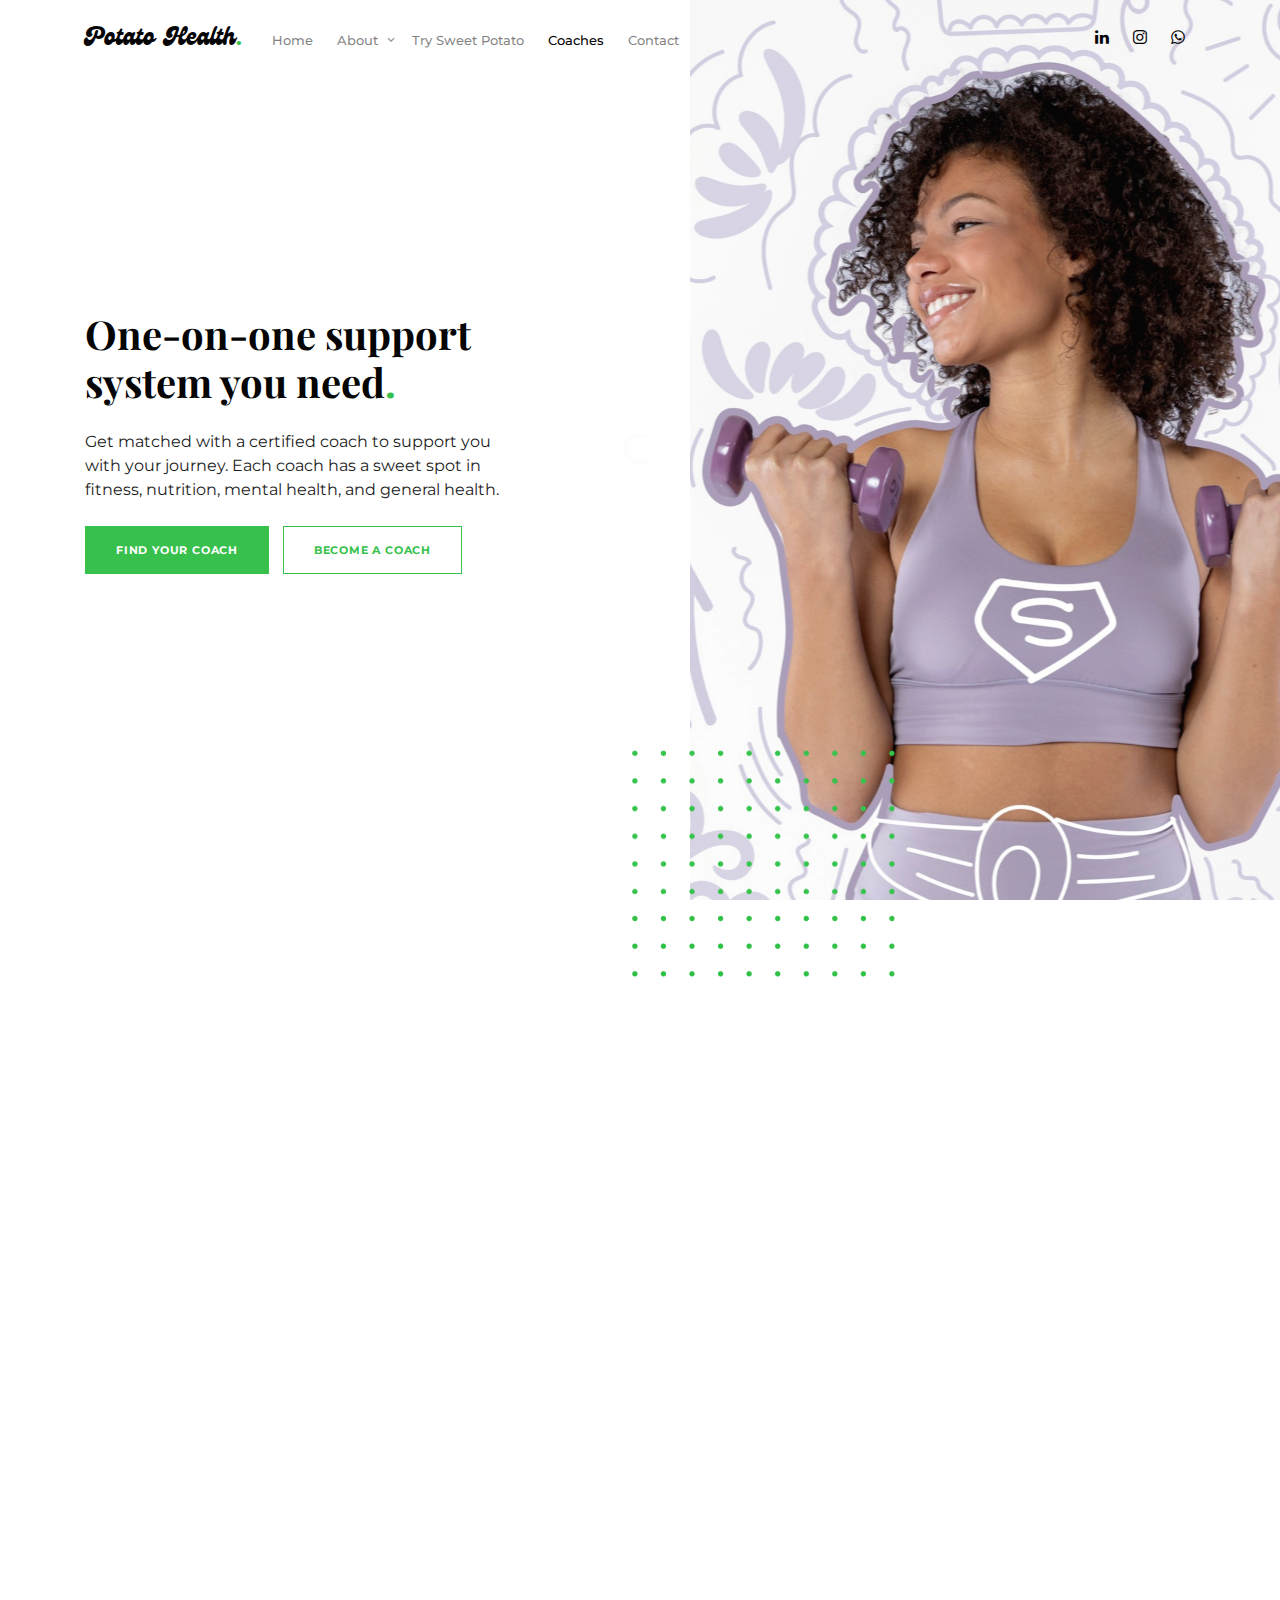
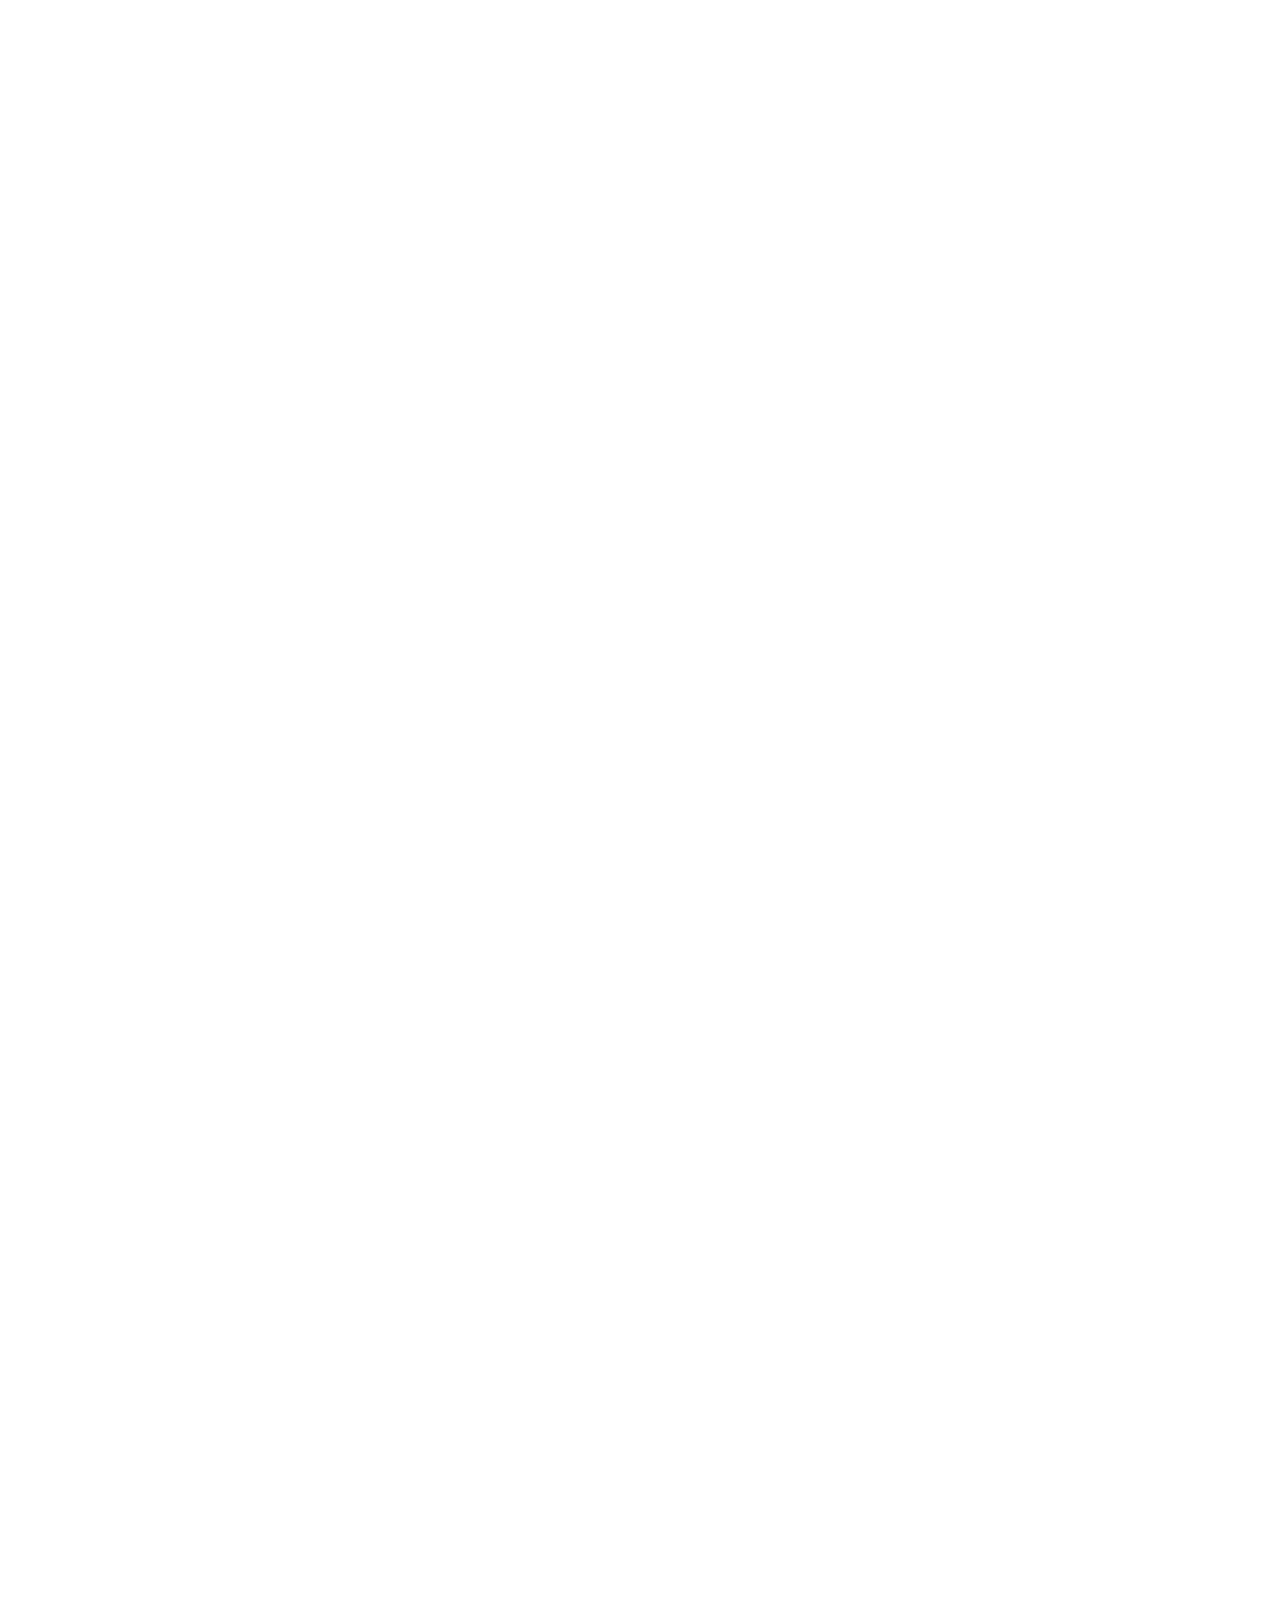
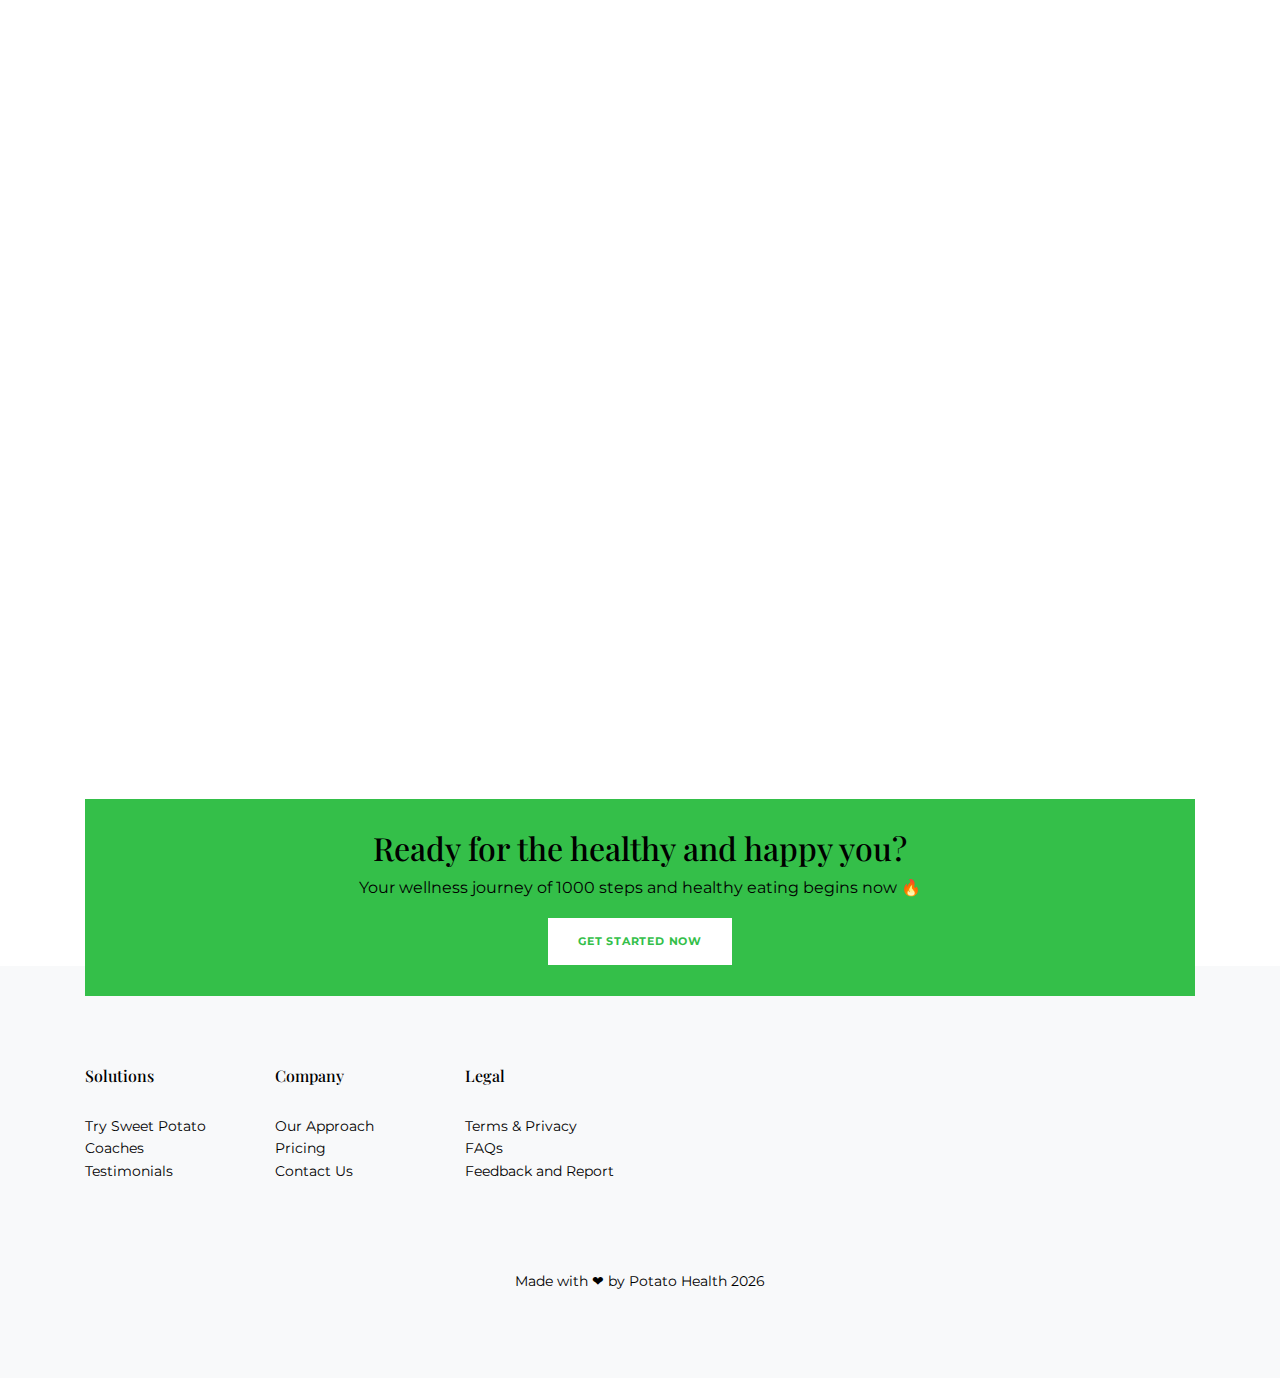
<file: public/coach.html>
<!doctype html>
<html lang="en">
<head>
  <meta charset="utf-8">
  <meta name="viewport" content="width=device-width, initial-scale=1, shrink-to-fit=no">
  <meta name="author" content="">
  <link rel="shortcut icon" href="favicon.png">

  <meta name="description" content="Potato Health is a health-tech startup building a wellness super web app that helps health-conscious individuals stay consistent by offering monthly personalized wellness plans and access to wellness providers, services, and products." />
  <meta name="keywords" content="Potato Health, Potato, Try Sweet Potato, PotatoFit, Potato Challenges, Potato Zen, Potato Gen, True Wellness, Path to wellness, Fitness, Nutrition, Mental Health, The Ultimate guide to wellness, Wellness Coaches, Wellness Providers, Personalized Wellness Plan" /> 


  <link href="https://fonts.googleapis.com/css2?family=Playfair+Display:wght@400;700;900&family=Montserrat:wght@400;500;600;700&display=swap" rel="stylesheet">


  <link rel="stylesheet" href="css/bootstrap.min.css">
  <link rel="stylesheet" href="css/animate.min.css">
  <link rel="stylesheet" href="css/owl.carousel.min.css">
  <link rel="stylesheet" href="css/owl.theme.default.min.css">
  <link rel="stylesheet" href="css/jquery.fancybox.min.css">
  <link rel="stylesheet" href="fonts/icomoon/style.css">
  <link rel="stylesheet" href="fonts/flaticon/font/flaticon.css">
  <link rel="stylesheet" href="css/aos.css">
  <link rel="stylesheet" href="css/style.css">
  <link rel="stylesheet" href="css/genty.css">

  <title>Potato Health - Dedicated Coaches</title>
</head>

<body>

  <div class="site-mobile-menu">
    <div class="site-mobile-menu-header">
      <div class="site-mobile-menu-close">
        <span class="icofont-close js-menu-toggle"></span>
      </div>
    </div>
    <div class="site-mobile-menu-body"></div>
  </div>

  <!--Navbar-->
  <nav class="site-nav mb-5">
    <div class="sticky-nav js-sticky-header">

      <div class="container position-relative">
        <div class="site-navigation text-left dark">
          <a href="index.html" class="logo menu-absolute m-0 mainlogo">Potato Health<span class="text-primary mainlogo">.</span></a>

          <ul class="js-clone-nav pl-0 d-none d-lg-inline-block site-menu ml-md-3">
            <li><a href="index.html">Home</a></li>
            <li class="has-children">
              <a href="#">About</a>
              <ul class="dropdown">
                <li><a href="index.html#solution">Our Approach</a></li>
                <li><a href="index.html#pricing">Pricing</a></li>
                <li><a href="index.html#testimonials">Reviews</a></li>
              </ul>
            </li>
            <li><a href="login.html">Try Sweet Potato</a></li>
            <li class="active"><a href="coach.html">Coaches</a></li>
            <li><a href="contact.html">Contact</a></li>
          </ul>
          

          <div class="menu-icons">

            <a href="https://www.linkedin.com/company/potatohealth" target="_blank">
              <span class="icon-linkedin"></span>
            </a>

            <a href="https://instagram.com/potatohealthgh?igshid=MzMyNGUyNmU2YQ==" target="_blank">
              <span class="icon-instagram"></span>
            </a>

            <a href="https://chat.whatsapp.com/FbIDNtk2S7B5ZeP78Zpz5A" target="_blank">
              <span class="icon-whatsapp"></span>
            </a>

          </div>

          
          <a href="#" class="burger ml-auto float-right site-menu-toggle js-menu-toggle d-inline-block d-lg-none" data-toggle="collapse" data-target="#main-navbar">
            <span></span>
          </a>

        </div>
      </div>
    </div>
  </nav>
  
  <div class="hero d-block d-lg-flex align-items-center">

    <div class="image-hero order-1 order-lg-2" style="background-image: url('images/gal_2.png'); margin-right: -50px !important;" data-aos="fade"></div>

    <div class="container">
      <div class="row">
        <div class="col-lg-6">
          <div class="text-left text">
            <div class="intro mx-auto">
              <h1 class="text-left mb-4" data-aos="fade-up">One-on-one support system you need<span class="text-primary">.</span></h1>
              <p class="lead-2 mb-4 subtext" data-aos="fade-up">Get matched with a certified coach to support you with your journey. Each coach has a sweet spot in fitness, nutrition, mental health, and general health.</p>
              <div class="btn-blk"><p><a href="login.html" class="btn btn-primary">Find your coach</a></p><p class="btn-align"><a href="https://forms.gle/7FL8GvPVFtTx7kM87" target="_blank" class="btn btn-primary btn-color">Become a coach</a></p></div>
            </div>
          </div>
        </div>
      </div>
    </div>
  </div><br><br>

  <!--Coaches Section-->
  <div class="potato_co-section">
    <div class="container">
      <div class="row justify-content-center mb-5">
        <div class="col-lg-7 text-center" data-aos="fade-up" data-aos-delay="0">
          <h2 class="line-bottom text-center mb-4">Masters of their craft</h2>
          <p class="subtext">Get connected to our amazing coaches, who are experts at what they do; whether it's fitness, nutrition, mindfulness, or general health, just name it.</p>
        </div>
      </div>
      <!--Section 1-->
      <div class="row">
        <div class="col-12 col-sm-6 col-md-6 mb-4 mb-lg-0 col-lg-4" data-aos="fade-up" data-aos-delay="0">
          <div class="team text-center">
            <div class="mb-4"><img src="images/coach_4.jpg" alt="Image" class="img-fluid"></div>
            <div class="team-body">
              <h3 class="staff-name">Dr. Joseph Appiagyei</h3>
              <span class="d-block position mb-4">Expert in General Health</span>
              <p class="mb-4 subtext">Dr. Joseph excels in delivering effective health improvements, using meticulous diagnostics to craft personalized wellness journeys geared toward noticeable results.</p>
              <div class="social"><p><a href="login.html" class="btn btn-primary">Coach me, Joseph!</a></p></div>
            </div>
          </div>
        </div>
        <div class="col-12 col-sm-6 col-md-6 mb-4 mb-lg-0 col-lg-4" data-aos="fade-up" data-aos-delay="100">
          <div class="team text-center">
            <div class="mb-4"><img src="images/coach_2.jpg" alt="Image" class="img-fluid"></div>
            <div class="person-body">
              <h3 class="staff-name">Jawahir Mohammed (RN)</h3>
              <span class="d-block position mb-4">Expert in Nutritional Health</span>
              <p class="mb-4 subtext">Jawahir's holistic approach to nutrition is your path to a healthier, happier you. She's here to guide you toward wellness excellence.</p>
              <div class="social"><p><a href="login.html" class="btn btn-primary">Coach me, Jiji!</a></p></div>
            </div>
          </div>
        </div>
        <div class="col-12 col-sm-6 col-md-6 mb-4 mb-lg-0 col-lg-4" data-aos="fade-up" data-aos-delay="0">
          <div class="team text-center">
            <div class="mb-4"><img src="images/coach_1.jpg" alt="Image" class="img-fluid"></div>
            <div class="team-body">
              <h3 class="staff-name">Jack Bosh</h3>
              <span class="d-block position mb-4">Expert in Fitness</span>
              <p class="mb-4 subtext">With a decade of experience, Jack's passion for fitness empowers you to unlock your full potential, transforming goals into achievements.</p>
              <div class="social"><p><a href="login.html" class="btn btn-primary">Coach me, Jack!</a></p></div>
            </div>
          </div>
        </div>
      </div>
      <!--Section 2-->
      <div class="row" style="margin-top: 50px !important;">
        <div class="col-12 col-sm-6 col-md-6 mb-4 mb-lg-0 col-lg-4" data-aos="fade-up" data-aos-delay="200">
          <div class="team text-center">
            <div class="mb-4"><img src="images/coach_7.jpg" alt="Image" class="img-fluid"></div>
            <div class="team-body">
              <h3 class="staff-name">Dr. Jennifer Adomako</h3>
              <span class="d-block position mb-4">Expert in Fitness/Physical Health</span>
              <p class="mb-4 subtext">Dr. Jennifer is a result-oriented physiotherapist with expertise in physical health. Her coaching zeroes in on details, delivering tangible results.</p>
              <div class="social"><p><a href="login.html" class="btn btn-primary">Coach me, Jenny!</a></p></div>
            </div>
          </div>
        </div>
        <div class="col-12 col-sm-6 col-md-6 mb-4 mb-lg-0 col-lg-4" data-aos="fade-up" data-aos-delay="100">
          <div class="team text-center">
            <div class="mb-4"><img src="images/coach_5.jpg" alt="Image" class="img-fluid"></div>
            <div class="person-body">
              <h3 class="staff-name">Dr. Owusu-Boateng</h3>
              <span class="d-block position mb-4">Expert in General Health</span>
              <p class="mb-4 subtext">Dr. Owusu-Boateng employs a holistic approach, blending comprehensive diagnostics with a well-balanced coaching style to foster health improvements.</p>
              <div class="social"><p><a href="login.html" class="btn btn-primary">Coach me, Owusu!</a></p></div>
            </div>
          </div>
        </div>
        <div class="col-12 col-sm-6 col-md-6 mb-4 mb-lg-0 col-lg-4" data-aos="fade-up" data-aos-delay="200">
          <div class="team text-center">
            <div class="mb-4"><img src="images/coach_3.jpg" alt="Image" class="img-fluid"></div>
            <div class="team-body">
              <h3 class="staff-name">Samuel Boateng</h3>
              <span class="d-block position mb-4">Expert in Fitness</span>
              <p class="mb-4 subtext">Samuel, an athlete turned fitness coach, specializes in personalized training to elevate your fitness journey. He is detail-oriented.</p>
              <div class="social"><p><a href="login.html" class="btn btn-primary">Coach me, Samuel!</a></p></div>
            </div>
          </div>
        </div>
      </div>
      <!--Section 3-->
      <div class="row" style="margin-top: 50px !important;">
        <div class="col-12 col-sm-6 col-md-6 mb-4 mb-lg-0 col-lg-4" data-aos="fade-up" data-aos-delay="200">
          <div class="team text-center">
            <div class="mb-4"><img src="images/coach_6.jpg" alt="Image" class="img-fluid"></div>
            <div class="team-body">
              <h3 class="staff-name">Dr. Pethuel Agyin</h3>
              <span class="d-block position mb-4">Expert in General Health</span>
              <p class="mb-4 subtext">With a focus on tangible outcomes, Dr. Pethuel expertly guides individuals toward better health through precise diagnostics and tailored wellness plans.</p>
              <div class="social"><p><a href="login.html" class="btn btn-primary">Coach me, Pethuel!</a></p></div>
            </div>
          </div>
        </div>
        <div class="col-12 col-sm-6 col-md-6 mb-4 mb-lg-0 col-lg-4" data-aos="fade-up" data-aos-delay="100">
          <div class="team text-center">
            <div class="mb-4"><img src="images/coach_8.jpg" alt="Image" class="img-fluid"></div>
            <div class="person-body">
              <h3 class="staff-name">Appleonia Osei Bonsu (PT) </h3>
              <span class="d-block position mb-4">Expert in Fitness/Physical Health</span>
              <p class="mb-4 subtext">A dedicated physiotherapist with expertise in physical health, Dr. Appleonia's meticulous coaching style delivers tailored solutions, emphasizing details and results.</p>
              <div class="social"><p><a href="login.html" class="btn btn-primary">Coach me, Apple!</a></p></div>
            </div>
          </div>
        </div>
        <div class="col-12 col-sm-6 col-md-6 mb-4 mb-lg-0 col-lg-4" data-aos="fade-up" data-aos-delay="200">
          <div class="team text-center">
            <div class="mb-4"><img src="images/coach_9.jpg" alt="Image" class="img-fluid"></div>
            <div class="team-body">
              <h3 class="staff-name">Dr. Najeeb Naabo</h3>
              <span class="d-block position mb-4">Expert in General Health</span>
              <p class="mb-4 subtext">Dr. Najeeb, provides comprehensive guidance, utilizing his detail-oriented approach to create personalized health pathways for overall well-being.</p>
              <div class="social"><p><a href="login.html" class="btn btn-primary">Coach me, Najeeb!</a></p></div>
            </div>
          </div>
        </div>
      </div>
      <!--Section 4-->
      <div class="row" style="margin-top: 50px !important;">
        <div class="col-12 col-sm-6 col-md-6 mb-4 mb-lg-0 col-lg-4" data-aos="fade-up" data-aos-delay="200">
          <div class="team text-center">
            <div class="mb-4"><img src="images/coach_11.jpg" alt="Image" class="img-fluid"></div>
            <div class="team-body">
              <h3 class="staff-name">Rosemond Alangde (RN)</h3>
              <span class="d-block position mb-4">Expert in Nutritional Health</span>
              <p class="mb-4 subtext">Rosemond merges nutritional expertise seamlessly into personalized health strategies, creating a well-balanced and comprehensive approach to wellness.</p>
              <div class="social"><p><a href="login.html" class="btn btn-primary">Coach me, Rosemond!</a></p></div>
            </div>
          </div>
        </div>
        <div class="col-12 col-sm-6 col-md-6 mb-4 mb-lg-0 col-lg-4" data-aos="fade-up" data-aos-delay="100">
          <div class="team text-center">
            <div class="mb-4"><img src="images/coach_12.jpg" alt="Image" class="img-fluid"></div>
            <div class="person-body">
              <h3 class="staff-name">Dr. Emmanuel Nyamah</h3>
              <span class="d-block position mb-4">Expert in General Health</span>
              <p class="mb-4 subtext">Dr. Emmanuel offers balanced, comprehensive coaching in general health and wellness, empowering individuals toward vibrant health.</p>
              <div class="social"><p><a href="login.html" class="btn btn-primary">Coach me, Emmanuel!</a></p></div>
            </div>
          </div>
        </div>
        <div class="col-12 col-sm-6 col-md-6 mb-4 mb-lg-0 col-lg-4" data-aos="fade-up" data-aos-delay="200">
          <div class="team text-center">
            <div class="mb-4"><img src="images/coach_13.jpg" alt="Image" class="img-fluid"></div>
            <div class="team-body">
              <h3 class="staff-name">Dr. Patricia Darkwa</h3>
              <span class="d-block position mb-4">Expert in General Health</span>
              <p class="mb-4 subtext">Dr. Patricia, an expert in general health, offers a calm and cool coaching vibe. Trust her to lead you toward your best health journey.</p>
              <div class="social"><p><a href="login.html" class="btn btn-primary">Coach me, Patricia!</a></p></div>
            </div>
          </div>
        </div>
      </div>
      <!--Section 5-->
      <div class="row" style="margin-top: 50px !important;">
        <div class="col-12 col-sm-6 col-md-6 mb-4 mb-lg-0 col-lg-4" data-aos="fade-up" data-aos-delay="200">
          <div class="team text-center">
            <div class="mb-4"><img src="images/coach_14.jpg" alt="Image" class="img-fluid"></div>
            <div class="team-body">
              <h3 class="staff-name">Dr. Joyce Owusu Boateng</h3>
              <span class="d-block position mb-4">Expert in General Health</span>
              <p class="mb-4 subtext">Dr. Joyce, a calm and collected medical doctor, specializes in general health and wellness, guiding you with personalized health coaching.</p>
              <div class="social"><p><a href="login.html" class="btn btn-primary">Coach me, Joyce!</a></p></div>
            </div>
          </div>
        </div>
        <!-- <div class="col-12 col-sm-6 col-md-6 mb-4 mb-lg-0 col-lg-4" data-aos="fade-up" data-aos-delay="100">
          <div class="team text-center">
            <div class="mb-4"><img src="images/coach_12.jpg" alt="Image" class="img-fluid"></div>
            <div class="person-body">
              <h3 class="staff-name">Dr. Emmanuel Nyamah</h3>
              <span class="d-block position mb-4">Expert in General Health</span>
              <p class="mb-4 subtext">Dr. Emmanuel offers balanced, comprehensive coaching in general health and wellness, empowering individuals toward vibrant health.</p>
              <div class="social"><p><a href="login.html" class="btn btn-primary">Coach me, Emmanuel!</a></p></div>
            </div>
          </div>
        </div> -->
        <!-- <div class="col-12 col-sm-6 col-md-6 mb-4 mb-lg-0 col-lg-4" data-aos="fade-up" data-aos-delay="200">
          <div class="team text-center">
            <div class="mb-4"><img src="images/coach_13.jpg" alt="Image" class="img-fluid"></div>
            <div class="team-body">
              <h3 class="staff-name">Dr. Patricia Darkwa</h3>
              <span class="d-block position mb-4">Expert in General Health</span>
              <p class="mb-4 subtext">Dr. Patricia, an expert in general health, offers a calm and cool coaching vibe. Trust her to lead you toward your best health journey.</p>
              <div class="social"><p><a href="login.html" class="btn btn-primary">Coach me, Patricia!</a></p></div>
            </div>
          </div>
        </div> -->
      </div>
    </div>
  </div> <!-- /.potato_co-section -->


  <!--Bottom Slider-->
  <div class="cta-wrapper">
    <div class="container">
      <div class="row">
        <div class="col-lg-12">
          <div class="cta text-center">
            <h2>Ready for the healthy and happy you?</h2>
            <p>Your wellness journey of 1000 steps and healthy eating begins now &#128293;</p>
            <p class="mb-0"><a href="login.html" class="btn btn-primary btn-white">Get Started Now</a></p>
          </div>
        </div>
      </div>
    </div>
  </div>

  <!--Footer-->
  <div class="site-footer bg-light">
    <div class="container">
      <div class="row">
        <div class="col-lg-2">
          <div class="widget">
            <h3>Solutions</h3> 
            <ul class="list-unstyled">
              <li><a href="login.html">Try Sweet Potato</a></li>
              <li><a href="coach.html">Coaches</a></li>
              <li><a href="index.html#testimonials">Testimonials</a></li>   
            </ul>
          </div>
        </div>
        <div class="col-lg-2">
          <div class="widget">
            <h3>Company</h3>
            <ul class="list-unstyled">
              <li><a href="index.html#solution">Our Approach</a></li>
              <li><a href="index.html#pricing">Pricing</a></li>
              <li><a href="contact.html">Contact Us</a></li>  
            </ul>
          </div>
        </div>
        <div class="col-lg-2">
          <div class="widget">
            <h3>Legal</h3>
            <ul class="list-unstyled footer">
              <li><a href="" data-bs-toggle="modal" data-bs-target="#terms-txt">Terms & Privacy</a></li>
              <li><a href="index.html#faq">FAQs</a></li>
              <li><a href="https://forms.gle/W8igQiA9Kmxe7DkP8" target="_blank">Feedback and Report</a></li>
            </ul>
          </div>
        </div>
      </div>
      <div class="row mt-5">
        <div class="col-12 text-center copyright">
          <p>Made with &#10084; by Potato Health <script>document.write(new Date().getFullYear());</script></p>

        </div>
      </div>
    </div> <!-- /.container -->
  </div> <!-- /.site-footer -->

  <div id="overlayer"></div>
  <div class="loader">
    <div class="spinner-border" role="status">
      <span class="sr-only">Loading...</span>
    </div>
  </div>

  <script src="js/jquery-3.4.1.min.js"></script>
  <script src="js/popper.min.js"></script>
  <script src="js/bootstrap.min.js"></script>
  <script src="js/owl.carousel.min.js"></script>
  <script src="js/jquery.animateNumber.min.js"></script>
  <script src="js/jquery.waypoints.min.js"></script>
  <script src="js/jquery.fancybox.min.js"></script>
  <script src="js/jquery.sticky.js"></script>
  <script src="js/aos.js"></script>
  <script src="js/custom.js"></script>
  
</body>

</html>
</file>
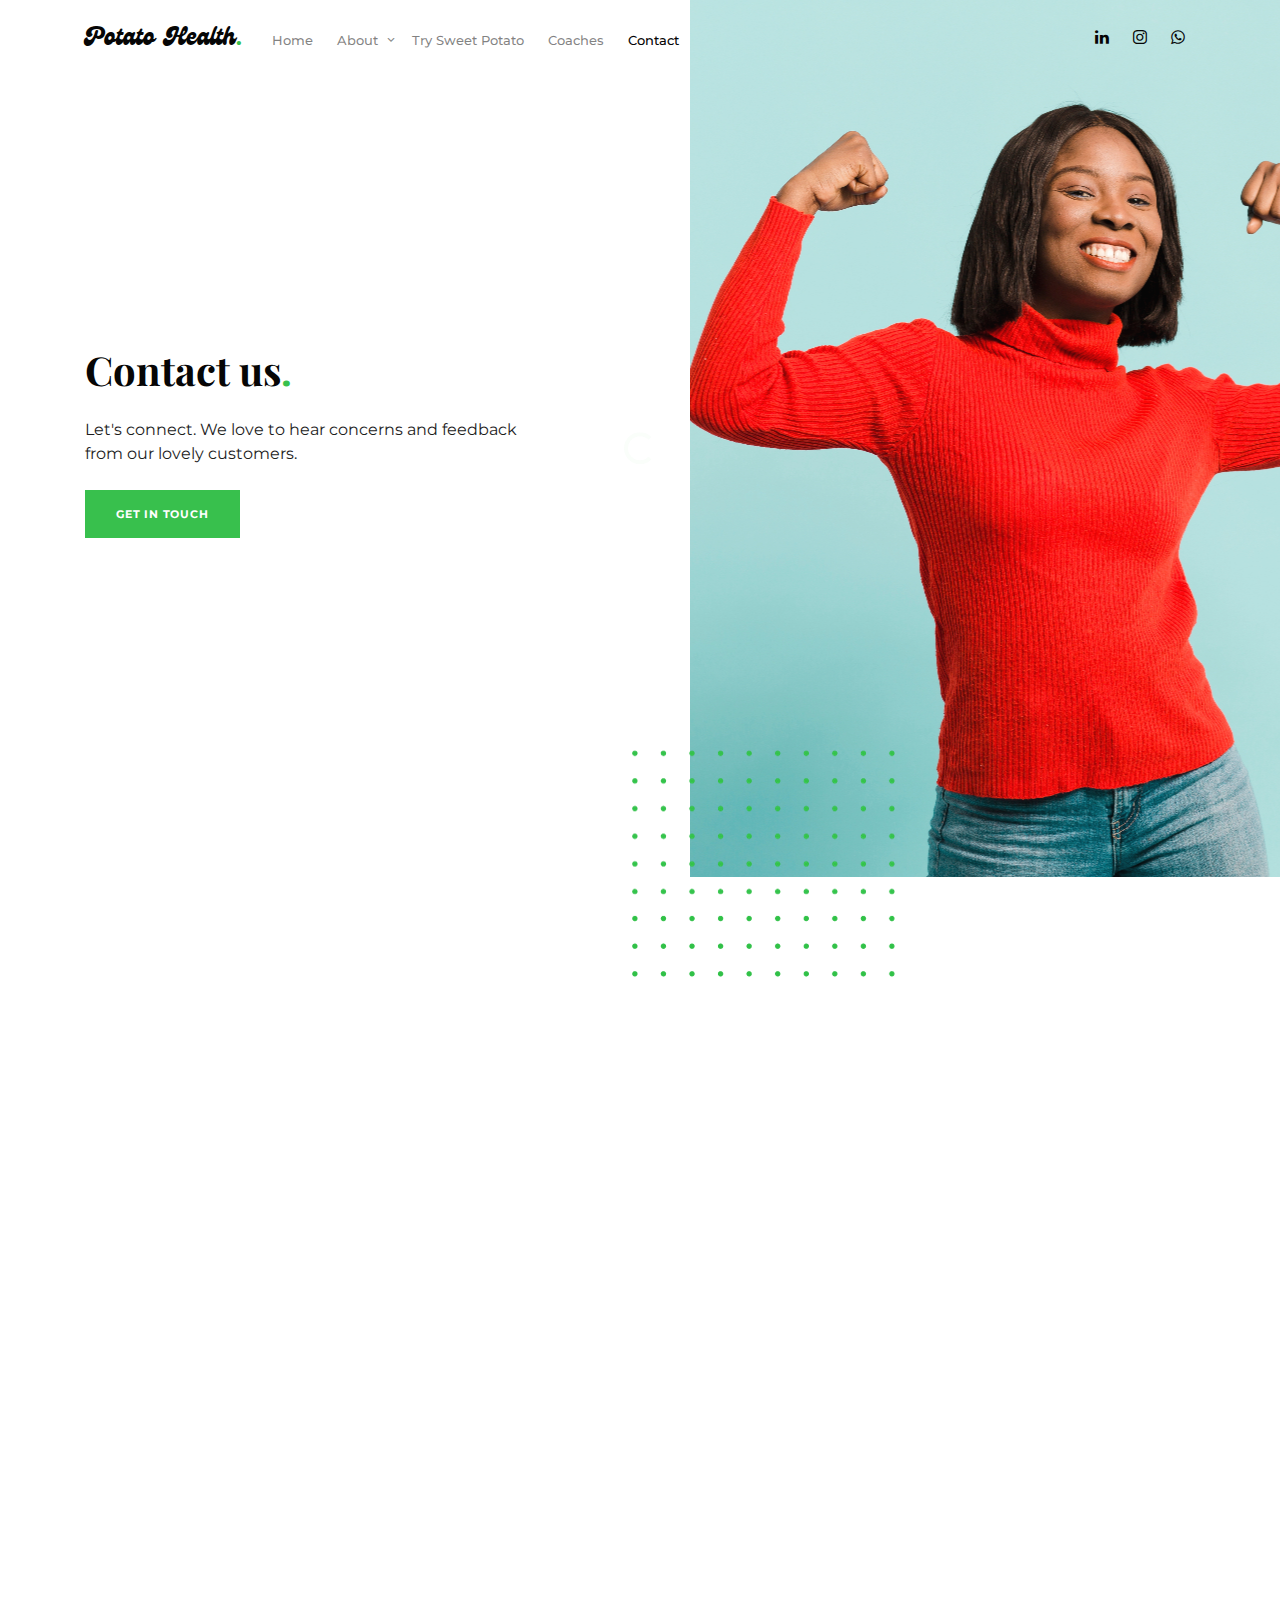
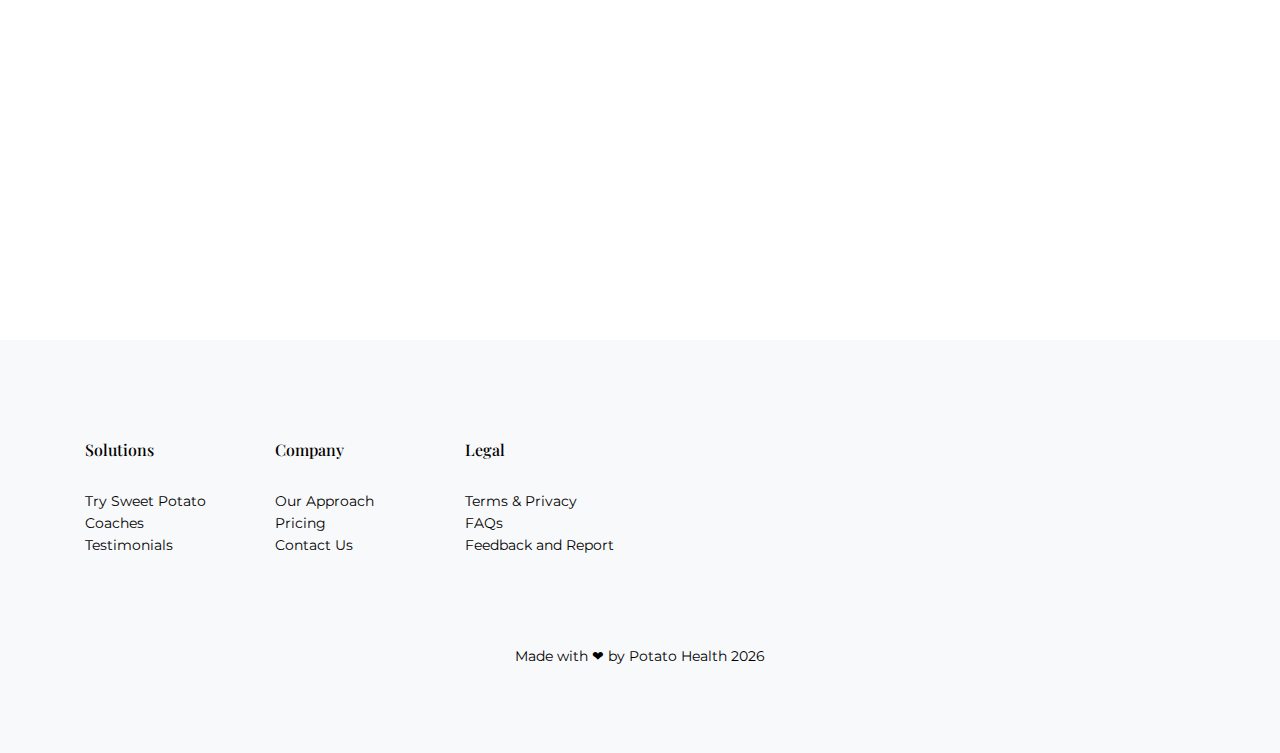
<file: public/contact.html>
<!doctype html>
<html lang="en">
<head>
  <meta charset="utf-8">
  <meta name="viewport" content="width=device-width, initial-scale=1, shrink-to-fit=no">
  <meta name="author" content="">
  <link rel="shortcut icon" href="favicon.png">

  <meta name="description" content="Potato Health is a health-tech startup building a wellness super web app that helps health-conscious individuals stay consistent by offering monthly personalized wellness plans and access to wellness providers, services, and products." />
  <meta name="keywords" content="Potato Health, Potato, Try Sweet Potato, PotatoFit, Potato Challenges, Potato Zen, Potato Gen, True Wellness, Path to wellness, Fitness, Nutrition, Mental Health, The Ultimate guide to wellness, Wellness Coaches, Wellness Providers, Personalized Wellness Plan" /> 


  <link href="https://fonts.googleapis.com/css2?family=Playfair+Display:wght@400;700;900&family=Montserrat:wght@400;500;600;700&display=swap" rel="stylesheet">


  <link rel="stylesheet" href="css/bootstrap.min.css">
  <link rel="stylesheet" href="css/animate.min.css">
  <link rel="stylesheet" href="css/owl.carousel.min.css">
  <link rel="stylesheet" href="css/owl.theme.default.min.css">
  <link rel="stylesheet" href="css/jquery.fancybox.min.css">
  <link rel="stylesheet" href="fonts/icomoon/style.css">
  <link rel="stylesheet" href="fonts/flaticon/font/flaticon.css">
  <link rel="stylesheet" href="css/aos.css">
  <link rel="stylesheet" href="css/style.css">
  <link rel="stylesheet" href="css/genty.css">

  <title>Potato Health - Contact Us</title>
</head>

<body>

  <div class="site-mobile-menu">
    <div class="site-mobile-menu-header">
      <div class="site-mobile-menu-close">
        <span class="icofont-close js-menu-toggle"></span>
      </div>
    </div>
    <div class="site-mobile-menu-body"></div>
  </div>

  <!--Navbar-->
  <nav class="site-nav mb-5">
    <div class="sticky-nav js-sticky-header">

      <div class="container position-relative">
        <div class="site-navigation text-left dark">
          <a href="index.html" class="logo menu-absolute m-0 mainlogo">Potato Health<span class="text-primary mainlogo">.</span></a>

          <ul class="js-clone-nav pl-0 d-none d-lg-inline-block site-menu ml-md-3">
            <li><a href="index.html">Home</a></li>
            <li class="has-children">
              <a href="#">About</a>
              <ul class="dropdown">
                <li><a href="index.html#solution">Our Approach</a></li>
                <li><a href="index.html#pricing">Pricing</a></li>
                <li><a href="#testimonials">Reviews</a></li>
              </ul>
            </li>
            <li><a href="login.html">Try Sweet Potato</a></li>
            <li><a href="coach.html">Coaches</a></li>
            <li class="active"><a href="contact.html">Contact</a></li>
          </ul>
          

          <div class="menu-icons">

            <a href="https://www.linkedin.com/company/potatohealth" target="_blank">
              <span class="icon-linkedin"></span>
            </a>

            <a href="https://instagram.com/potatohealthgh?igshid=MzMyNGUyNmU2YQ==" target="_blank">
              <span class="icon-instagram"></span>
            </a>

            <a href="https://chat.whatsapp.com/FbIDNtk2S7B5ZeP78Zpz5A" target="_blank">
              <span class="icon-whatsapp"></span>
            </a>

          </div>

          
          <a href="#" class="burger ml-auto float-right site-menu-toggle js-menu-toggle d-inline-block d-lg-none" data-toggle="collapse" data-target="#main-navbar">
            <span></span>
          </a>

        </div>
      </div>
    </div>
  </nav>
  
  <div class="hero d-block d-lg-flex align-items-center">

    <div class="image-hero order-1 order-lg-2" style="background-image: url('images/gal_1.jpg'); margin-right: -50px !important;" data-aos="fade">

    </div>

    <div class="container">
      <div class="row">
        <div class="col-lg-6">
          <div class="text-left text">
            <div class="intro mx-auto">
              <h1 class="text-left mb-4" data-aos="fade-up">Contact us<span class="text-primary">.</span></h1>
              <p class="lead-2 mb-4 subtext" data-aos="fade-up">Let's connect. We love to hear concerns and feedback from our lovely customers.</p>
              <p><a href="#contactform" class="btn btn-primary">Get in touch</a></p>
            </div>
          </div>

        </div>
      </div>
    </div>
    
  </div>

  <!--Contact Form-->
  <div class="potato_co-section" id="contactform">
    <div class="container">

      <div class="row mb-5">
        <div class="col-lg-4 mb-5 order-2 mb-lg-0" data-aos="fade-up" data-aos-delay="100">
          <div class="contact-info">

            <div class="email mt-4">
              <i class="icon-envelope"></i>
              <h4 class="mb-2">Email:</h4>
              <p><a href="mailto:hello@potathealth.com">hello@potathealth.com</a></p>
            </div>

            <div class="phone mt-4">
              <i class="icon-phone"></i>
              <h4 class="mb-2">Call:</h4>
              <p><a href="tel:+233596308718">(+233)59-630-8718</a></p>
            </div>

          </div>
        </div>
        <div class="col-lg-7 mr-auto order-1" data-aos="fade-up" data-aos-delay="200">
          <form action="#">
            <div class="row">
              <div class="col-6 mb-3">
                <input type="text" class="form-control" placeholder="Your Name">
              </div>
              <div class="col-6 mb-3">
                <input type="email" class="form-control" placeholder="Your Email">
              </div>
              <div class="col-12 mb-3">
                <input type="text" class="form-control" placeholder="Subject">
              </div>
              <div class="col-12 mb-3">
                <textarea name="" id="" cols="30" rows="7" class="form-control" placeholder="Message"></textarea>
              </div>

              <div class="col-12">
                <input type="submit" value="Send Message" class="btn btn-primary">
              </div>
            </div>
          </form>
        </div>
      </div>

      
    </div>
  </div> <!-- /.potato_co-section -->


  <!--Testimonials-->
  <div class="potato_co-section" id="testimonials">
    <div class="container">
      <div class="row justify-content-center">
        <div class="col-lg-7 heading text-center" data-aos="fade-up" data-aos-delay="0">
          <span class="subtitle">Reviews</span>
          <h2 class="mb-5">Happy clients</h2>
        </div>
      </div>
      <div class="row justify-content-center" data-aos="fade-up" data-aos-delay="100">
        <div class="col-lg-6">
          <div class="owl-single owl-carousel no-nav">
            <div class="testimonial mx-auto">
              <figure class="img-wrap">
                <img src="images/person_2.jpg" alt="Image" class="img-fluid">
              </figure>
              <h3 class="name text-black">Samuel Atsu</h3>
              <blockquote>
                <p>&ldquo;The premium plan is worth every penny. I got an exclusive 20% discount on Dymatize Super Mass Gainer, and the support is exceptional!&rdquo;</p>
              </blockquote>
            </div>

            <div class="testimonial mx-auto">
              <figure class="img-wrap">
                <img src="images/person_3.jpg" alt="Image" class="img-fluid">
              </figure>
              <h3 class="name text-black">Emmanuel Appiadu</h3>
              <blockquote>
                <p>&ldquo;Potato Health transformed my life. Their personalized plans made me more mindful of my health, reduce my stubborn belly fat, and I've never felt better!&rdquo;</p>
              </blockquote>
            </div>

            <div class="testimonial mx-auto">
              <figure class="img-wrap">
                <img src="images/person_4.jpg" alt="Image" class="img-fluid">
              </figure>
              <h3 class="name text-black">Michael Adu-Poku</h3>
              <blockquote>
                <p>&ldquo;Our institution's employee morale and productivity skyrocketed after implementing Potato Health's wellness program. Highly recommended!&rdquo;</p>
              </blockquote>
            </div>

          </div>
        </div>
      </div>
    </div>
  </div>


  <!--Footer-->
  <div class="site-footer bg-light">
    <div class="container">
      <div class="row">
        <div class="col-lg-2">
          <div class="widget">
            <h3>Solutions</h3> 
            <ul class="list-unstyled">
              <li><a href="login.html">Try Sweet Potato</a></li>
              <li><a href="coach.html">Coaches</a></li>
              <li><a href="#testimonials">Testimonials</a></li>   
            </ul>
          </div>
        </div>
        <div class="col-lg-2">
          <div class="widget">
            <h3>Company</h3>
            <ul class="list-unstyled">
              <li><a href="index.html#solution">Our Approach</a></li>
              <li><a href="index.html#pricing">Pricing</a></li>
              <li><a href="contact.html">Contact Us</a></li>  
            </ul>
          </div>
        </div>
        <div class="col-lg-2">
          <div class="widget">
            <h3>Legal</h3>
            <ul class="list-unstyled footer">
              <li><a href="" data-bs-toggle="modal" data-bs-target="#terms-txt">Terms & Privacy</a></li>
              <li><a href="index.html#faq">FAQs</a></li>
              <li><a href="https://forms.gle/W8igQiA9Kmxe7DkP8" target="_blank">Feedback and Report</a></li>
            </ul>
          </div>
        </div>
      </div>
      <div class="row mt-5">
        <div class="col-12 text-center copyright">
          <p>Made with &#10084; by Potato Health <script>document.write(new Date().getFullYear());</script></p>
        
        </div>
      </div>
    </div> <!-- /.container -->
  </div> <!-- /.site-footer -->

  <div id="overlayer"></div>
  <div class="loader">
    <div class="spinner-border" role="status">
      <span class="sr-only">Loading...</span>
    </div>
  </div>

  <script src="js/jquery-3.4.1.min.js"></script>
  <script src="js/popper.min.js"></script>
  <script src="js/bootstrap.min.js"></script>
  <script src="js/owl.carousel.min.js"></script>
  <script src="js/jquery.animateNumber.min.js"></script>
  <script src="js/jquery.waypoints.min.js"></script>
  <script src="js/jquery.fancybox.min.js"></script>
  <script src="js/jquery.sticky.js"></script>
  <script src="js/aos.js"></script>
  <script src="js/custom.js"></script>
  
</body>

</html>
</file>
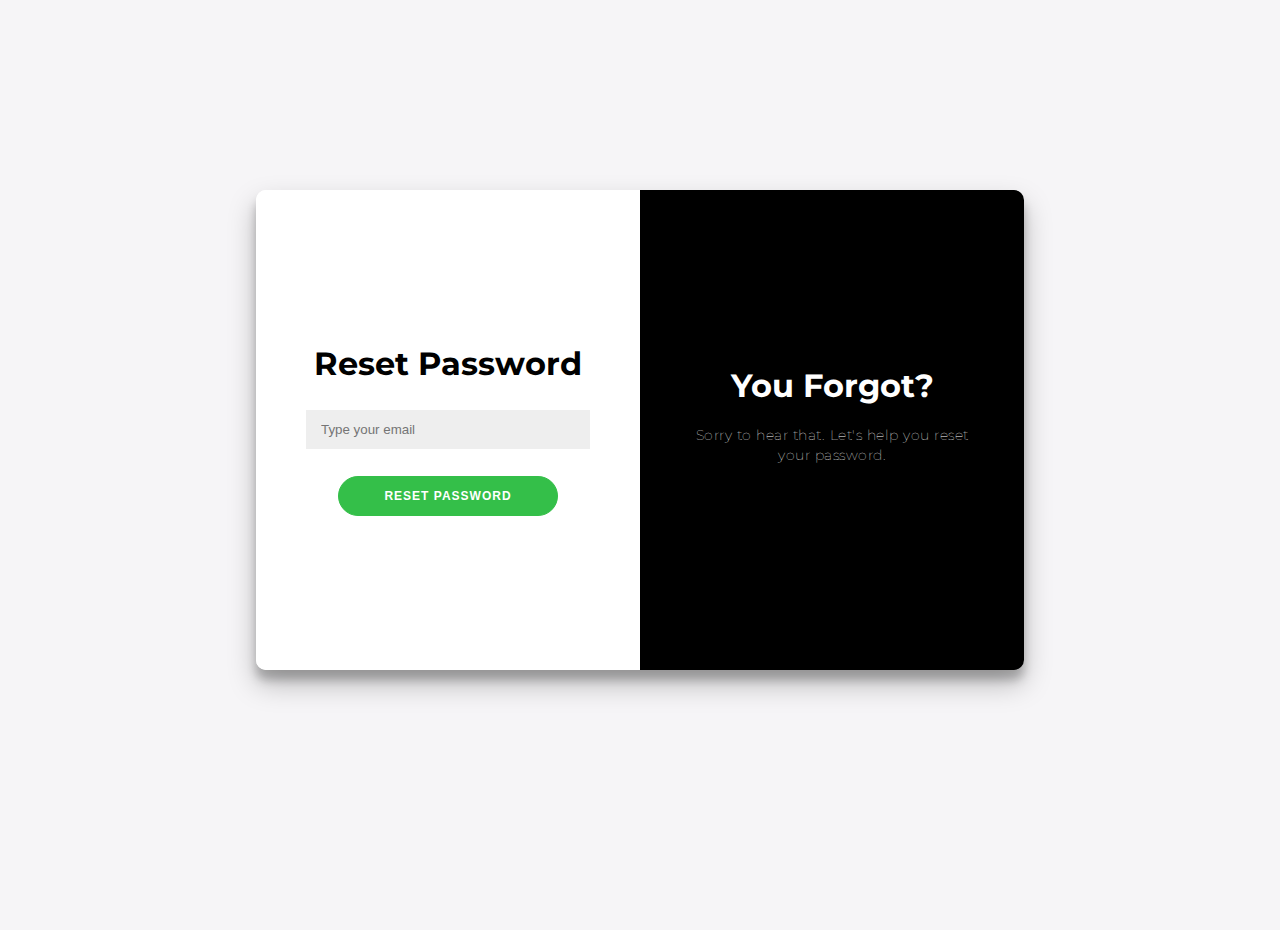
<file: public/forgot.html>
<!Doctype html>
<html>
<head>
    <meta charset="utf-8">
    <meta name="viewport" content="width=device-width, initial-scale=1, shrink-to-fit=no">
    <meta name="author" content="">
    <link rel="shortcut icon" href="favicon.png">
    <link rel="stylesheet" href="css/sign.css">
    <title>Potato Health - Forgot Password</title>
</head>
<body>
    <div class="container" id="container">
        <div class="form-container sign-in-container">
            <form action="#">
                <h1>Reset Password</h1><br>
                <input type="email" placeholder="Type your email" /><br>
                <button>Reset Password</button>
            </form>
        </div>
        <div class="overlay-container">
            <div class="overlay">
                <div class="overlay-panel overlay-right">
                    <h1>You Forgot?</h1>
                    <p>Sorry to hear that. Let's help you reset your password.</p>
                </div>
            </div>
        </div>
    </div>   
</body>
<script src="js/sign.js"></script>
</html>
</file>
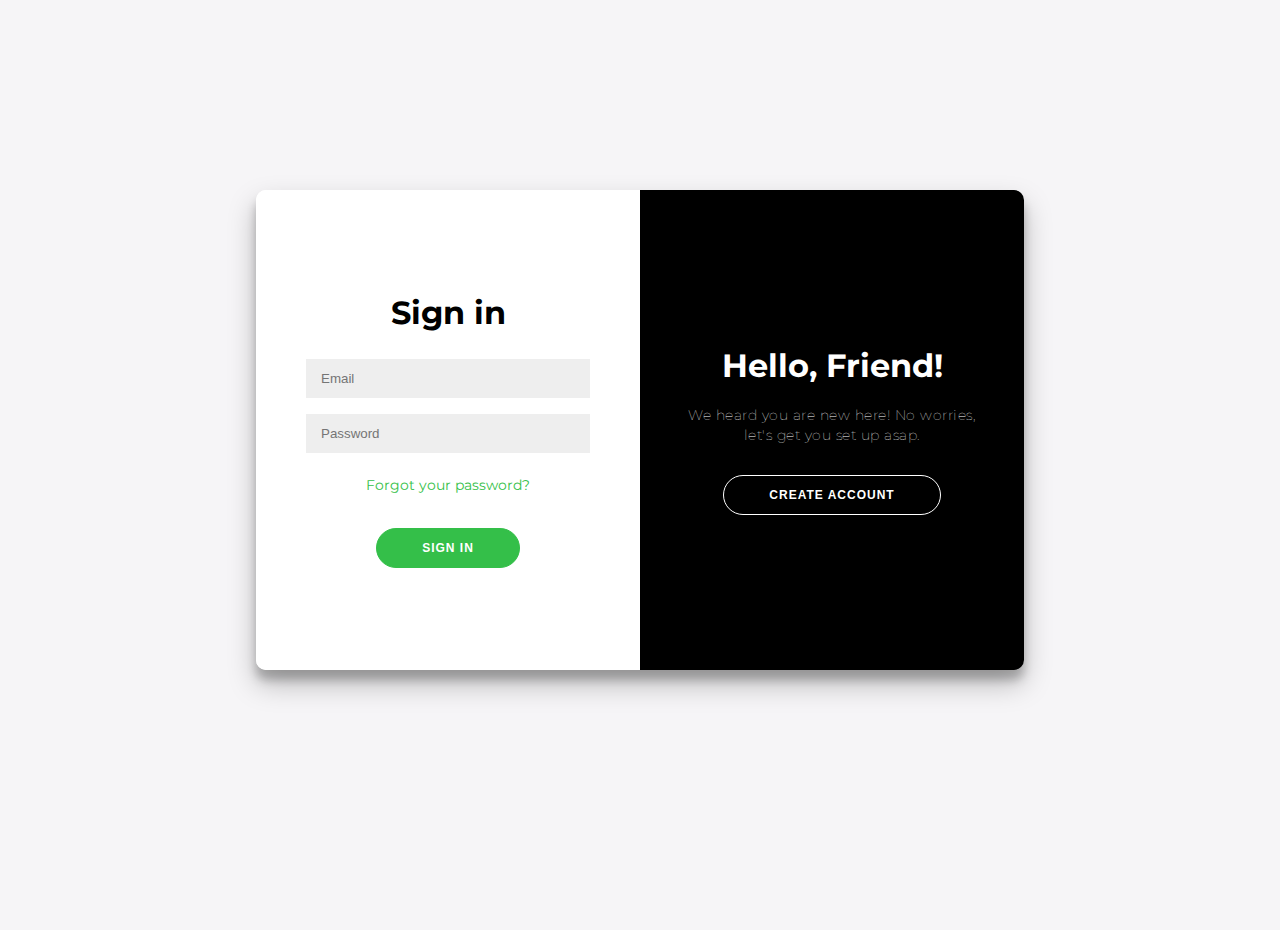
<file: public/login.html>
<!Doctype html>
<html>
<head>
    <meta charset="utf-8">
    <meta name="viewport" content="width=device-width, initial-scale=1, shrink-to-fit=no">
    <meta name="author" content="">
    <link rel="shortcut icon" href="favicon.png">
    <link rel="stylesheet" href="css/sign.css">
    <title>Potato Health - Sign In</title>
</head>
<body>
    <div class="container" id="container">
        <div class="form-container sign-up-container">
            <form action="#">
                <h1>Create Account</h1><br>
                <input type="text" placeholder="Fullname (First and Last Names only)" />
                <input type="email" placeholder="Email" />
                <input type="password" placeholder="Password" /><br>
                <button>Sign Up</button>
            </form>
        </div>
        <div class="form-container sign-in-container">
            <form action="#">
                <h1>Sign in</h1><br>
                <input type="email" placeholder="Email" />
                <input type="password" placeholder="Password" />
                <a href="forgot.html" class="passlink">Forgot your password?</a><br>
                <button>Sign In</button>
            </form>
        </div>
        <div class="overlay-container">
            <div class="overlay">
                <div class="overlay-panel overlay-left">
                    <h1>Welcome Back!</h1>
                    <p>What took you so long! We've missed you soo much already.</p>
                    <button class="ghost" id="signIn">Sign In</button>
                </div>
                <div class="overlay-panel overlay-right">
                    <h1>Hello, Friend!</h1>
                    <p>We heard you are new here! No worries, let's get you set up asap.</p>
                    <button class="ghost" id="signUp">Create Account</button>
                </div>
            </div>
        </div>
    </div>   
</body>
<script src="js/sign.js"></script>
</html>
</file>
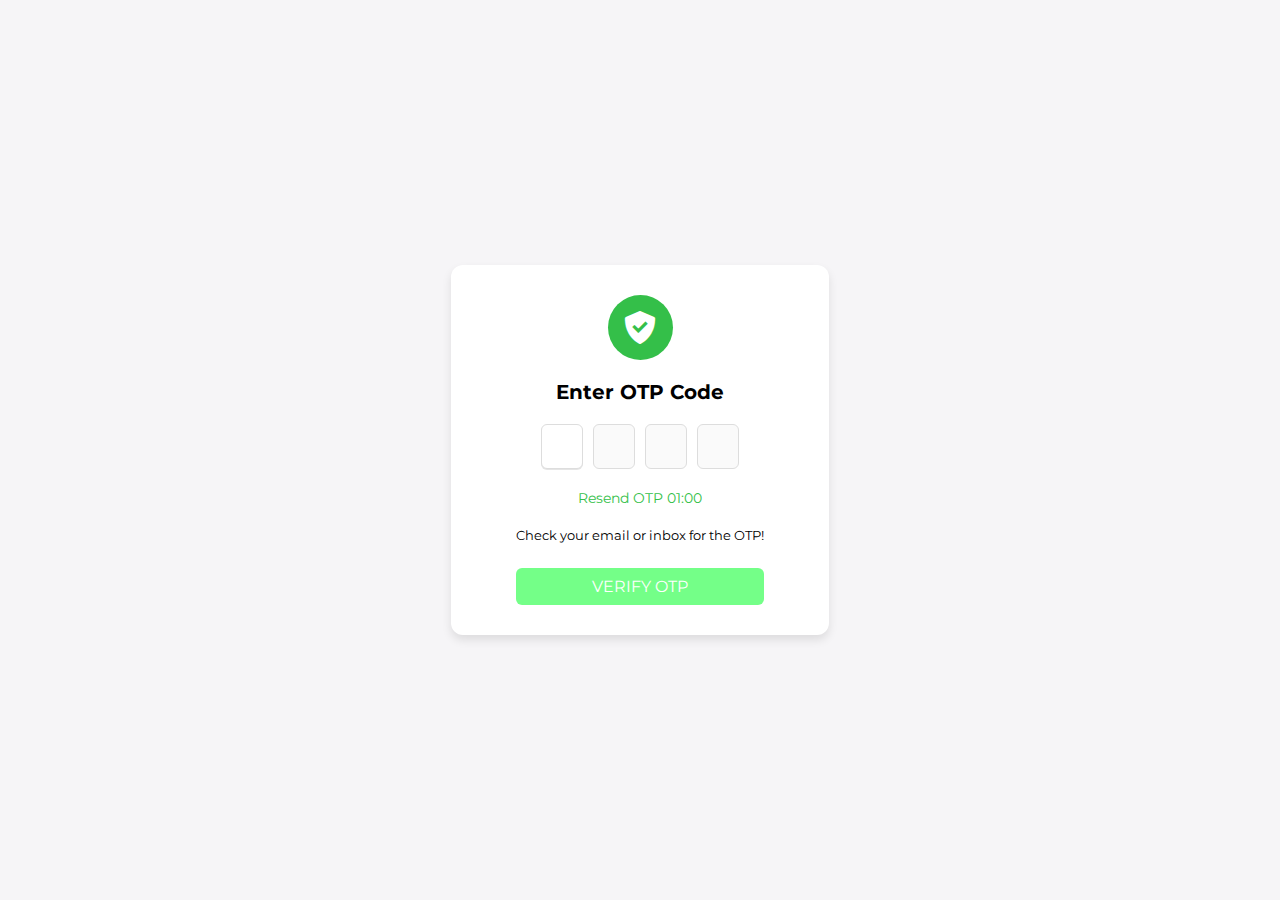
<file: public/verify.html>
<!DOCTYPE html>
<html lang="en">
  <head>
    <meta charset="UTF-8" />
    <meta http-equiv="X-UA-Compatible" content="IE=edge" />
    <meta name="viewport" content="width=device-width, initial-scale=1.0" />
    <title>Potato Health - Verify Account</title>
    <link rel="shortcut icon" href="favicon.png">
   <link rel="stylesheet" href="css/verify.css" />
    <!-- Boxicons CSS -->
    <link href="https://unpkg.com/boxicons@2.1.4/css/boxicons.min.css" rel="stylesheet" />
  </head>
  <body>
    <div class="container">
      <header>
        <i class="bx bxs-check-shield" style="color: #fff !important;"></i>
      </header>
      <h4><b>Enter OTP Code</b></h4>
      <form action="#">
        <div class="input-field">
          <input type="number" />
          <input type="number" disabled />
          <input type="number" disabled />
          <input type="number" disabled />
        </div><br>
        <a href="verify.html" class="passlink">Resend OTP <span id="time">01:00</span></a><br>
        <p style="font-size: smaller;">Check your email or inbox for the OTP!</p>
        <button>VERIFY OTP</button>
      </form>
    </div>
  </body>
  <script src="js/verify.js" defer></script>
</html>
</file>
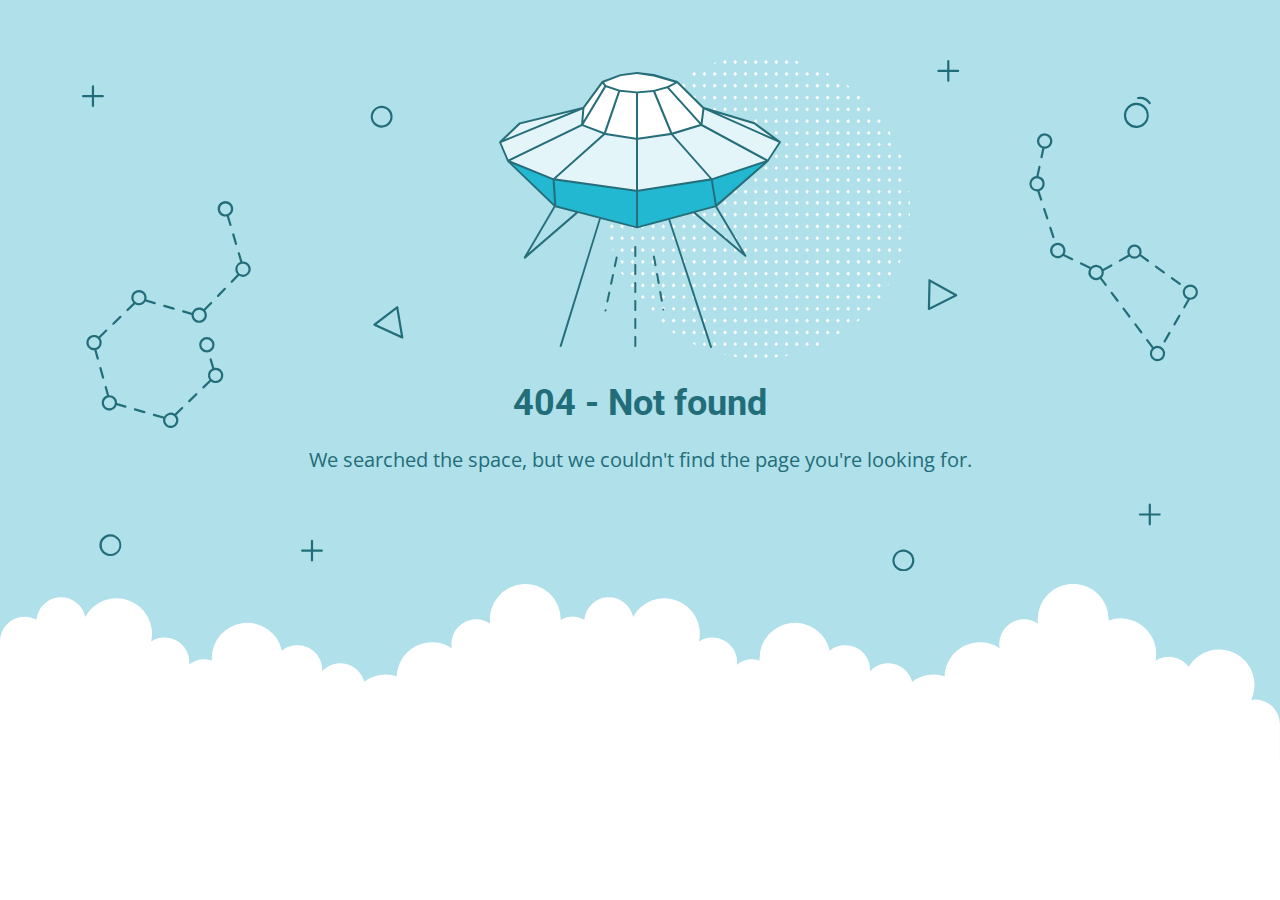
<file: public/potato_web/css/owl.video.play.html>
<!DOCTYPE html>
<html lang="en">
<head>
    <meta charset="utf-8" />
    <meta name="viewport" content="width=device-width, initial-scale=1.0">
    <meta http-equiv="cache-control" content="no-store,max-age=0" />
    <meta name="robots" content="noindex" />
    <title>404 - Not found</title>
    <link href="https://fonts.googleapis.com/css?family=Open+Sans:400,700%7CRoboto:400,700" rel="stylesheet">
<style>
    * {
        box-sizing: border-box;
        -moz-box-sizing: border-box;
        -webkit-tap-highlight-color: transparent;
    }
    body {
        margin: 0;
        padding: 0;
        height: 100%;
        -webkit-text-size-adjust: 100%;
    }
    .fit-wide {
        position: relative;
        overflow: hidden;
        max-width: 1240px;
        margin: 0 auto;
        padding-top: 60px;
        padding-bottom: 60px;
        padding-left: 20px;
        padding-right: 20px;
    }
    .background-wrap { position: relative; }
    .background-wrap.cloud-blue { background-color: #b0e0e9; }
    .background-wrap.white { background-color: #fff; }
    .title { 
        position: relative; 
        text-align: center;
        margin: 20px auto 10px;
    }
    .title--regular { font-family: 'Roboto', Arial, sans-serif; }
    .title--size-large { font-size: 36px; line-height: 46px; }
    .title--size-semimedium { font-size: 20px; line-height: 28px; }
    .title--weight-normal { font-weight: 400; }
    .title--weight-bold { font-weight: 700; }
    .title--subtitle { 
        padding-bottom: 40px; 
        font-family: 'Open Sans', Arial ,sans-serif; 
        text-align: center;
    }
    .error h1,
    .error p { color: #226d7a; }
    .error--bg__cover {
        position: absolute;
        left: 0;
        right: 0;
        width: 90%;
        margin: 0 auto;
    }
    .error--shape__clouds svg {
        display: block;
    }
    .abstract-half-dot--circle {
        z-index: 0;
        position: absolute;
        left: 15em;
        right: 0;
        width: 300px;
        height: 300px;
        margin: 0 auto;
    }
    .icon-graphic {
        z-index: 1;
        position: relative;
        width: 300px;
        height: 300px;
        margin: 0 auto;
    }
    @media screen and (max-width: 767px) {
        .error--bg__cover { display: none; }
        .abstract-half-dot--circle { left: 0; }
    }
</style>
</head>
<body>
    <div id="container">
        <section class="error content background-wrap cloud-blue">
            <div class="fit-wide">
                <div class="error--bg__cover">
                    <svg id="acce7670-904f-4f8c-b867-68138c2f8c06" data-name="Layer 1" xmlns="http://www.w3.org/2000/svg" viewBox="0 0 1019 467"><title>404_bg</title><path d="M962.794,62.029a11.471,11.471,0,0,1-.656-22.923h0a11.471,11.471,0,0,1,1.327,22.9C963.24,62.023,963.017,62.029,962.794,62.029ZM962.253,41.1a9.47,9.47,0,1,0,10,8.906,9.481,9.481,0,0,0-10-8.906Z" fill="#1e6d7a"/><path d="M974.934,40.4a1,1,0,0,1-.836-.45,10.049,10.049,0,0,0-9.688-4.276A1,1,0,0,1,964.1,33.7a11.952,11.952,0,0,1,11.67,5.153,1,1,0,0,1-.834,1.549Z" fill="#1e6d7a"/><path d="M273.605,61.8a9.971,9.971,0,0,1-7.251-3.106h0a10.012,10.012,0,1,1,7.251,3.106Zm0-17.991a8,8,0,0,0-5.8,13.507h0a8,8,0,1,0,5.8-13.507Z" fill="#226d7a"/><path d="M26.007,453q-.131,0-.261,0a10.019,10.019,0,1,1,.261,0ZM26,435a8.042,8.042,0,1,0,.208,0C26.134,435,26.064,435,26,435Z" fill="#226d7a"/><path d="M750.007,467q-.13,0-.261,0a9.933,9.933,0,0,1-6.994-3.108h0a10,10,0,1,1,7.255,3.11Zm-.013-18a8,8,0,0,0-5.793,13.511h0a8,8,0,1,0,6-13.509C750.134,449,750.063,449,749.994,449Z" fill="#226d7a"/><path d="M292.416,254.312a1.013,1.013,0,0,1-.417-.09L266.634,242.6a1,1,0,0,1-.191-1.7L287.2,225a1,1,0,0,1,1.594.629l4.607,27.516a1,1,0,0,1-.986,1.165Zm-23.437-12.835,22.139,10.141L287.1,227.6Z" fill="#226d7a"/><path d="M773.316,228.33a1,1,0,0,1-1-1.022l.571-26.14a1,1,0,0,1,1.487-.851l24.356,13.607a1,1,0,0,1-.038,1.767l-24.926,12.532A1.006,1.006,0,0,1,773.316,228.33Zm1.535-25.456-.5,22.815,21.756-10.938Z" fill="#226d7a"/><path d="M136.509,150.348l-2.39-8.09a7.115,7.115,0,1,0-1.9.629l2.372,8.028a1,1,0,0,0,.959.717,1,1,0,0,0,.959-1.284ZM126,136a5,5,0,1,1,5,5A5.006,5.006,0,0,1,126,136Z" fill="#226d7a"/><path d="M137.141,159.545l2.55,8.632a1,1,0,0,0,.959.717,1.037,1.037,0,0,0,.284-.041,1,1,0,0,0,.675-1.243l-2.55-8.631a1,1,0,0,0-1.918.566Z" fill="#226d7a"/><path d="M129.751,208.226l-6.265,6.461a1,1,0,0,0,1.436,1.393l6.265-6.461a1,1,0,0,0-1.436-1.393Z" fill="#226d7a"/><path d="M92.076,230.463l7.936,2.293c0,.082-.012.162-.012.244a7,7,0,1,0,12.587-4.2l6.07-6.259a1,1,0,1,0-1.436-1.393l-6.052,6.242a6.978,6.978,0,0,0-10.8,3.386l-7.737-2.235a1,1,0,0,0-.555,1.922ZM107,228a5,5,0,1,1-5,5A5.006,5.006,0,0,1,107,228Z" fill="#226d7a"/><path d="M74.783,225.467l8.647,2.5a.989.989,0,0,0,.278.04,1,1,0,0,0,.276-1.962l-8.646-2.5a1,1,0,0,0-.555,1.922Z" fill="#226d7a"/><path d="M28.617,241.8a1,1,0,0,0,.7-.282l6.461-6.266a1,1,0,0,0-1.393-1.436l-6.461,6.266a1,1,0,0,0,.7,1.718Z" fill="#226d7a"/><path d="M19.257,291.006a1,1,0,0,0,.964-1.269L17.8,281.069a1,1,0,0,0-1.927.537l2.419,8.668A1,1,0,0,0,19.257,291.006Z" fill="#226d7a"/><path d="M13.216,264.635a6.979,6.979,0,0,0,3.394-10.8l6.242-6.052a1,1,0,1,0-1.393-1.435L15.2,252.413A7,7,0,1,0,11,265c.08,0,.158-.009.237-.012l2.219,7.95a1,1,0,0,0,1.927-.538ZM6,258a5,5,0,1,1,5,5A5.006,5.006,0,0,1,6,258Z" fill="#226d7a"/><path d="M39.924,315.537l-7.936-2.293c0-.082.012-.162.012-.244a7.008,7.008,0,0,0-7-7c-.08,0-.158.009-.237.012l-2.123-7.606a1,1,0,0,0-1.927.537l2.072,7.422a7,7,0,1,0,8.847,8.859l7.737,2.235a1.025,1.025,0,0,0,.278.039,1,1,0,0,0,.277-1.961ZM25,318a5,5,0,1,1,5-5A5.006,5.006,0,0,1,25,318Z" fill="#226d7a"/><path d="M57.217,320.532l-8.647-2.5a1,1,0,1,0-.554,1.922l8.646,2.5a1.03,1.03,0,0,0,.278.039,1,1,0,0,0,.277-1.961Z" fill="#226d7a"/><path d="M90.765,317.017,84.592,323a6.975,6.975,0,0,0-9.76,2.693.984.984,0,0,0-.323-.168l-8.646-2.5a1,1,0,0,0-.554,1.922l8.646,2.5a1,1,0,0,0,.216.031,7,7,0,1,0,11.98-3.2l6.006-5.825a1,1,0,1,0-1.392-1.435ZM81,334a5,5,0,1,1,5-5A5.006,5.006,0,0,1,81,334Z" fill="#226d7a"/><path d="M103.687,304.486l-6.461,6.266a1,1,0,0,0,1.393,1.436l6.461-6.266a1,1,0,0,0-1.393-1.436Z" fill="#226d7a"/><path d="M147,184c-.182,0-.361.014-.54.027l-2.3-7.786a1,1,0,1,0-1.918.567l2.263,7.66a6.977,6.977,0,0,0-2.643,11.269l-5.845,6.028a1,1,0,1,0,1.436,1.392L143.419,197A7,7,0,1,0,147,184Zm0,12a4.995,4.995,0,0,1-1.121-9.863,1.033,1.033,0,0,0,.155-.022c.015,0,.025-.016.04-.021A5,5,0,1,1,147,196Z" fill="#226d7a"/><path d="M52,224a7,7,0,0,0,5.984-3.386l8.153,2.356a1.025,1.025,0,0,0,.278.039,1,1,0,0,0,.276-1.961l-7.924-2.29a7,7,0,1,0-11.918,2.965l-6.006,5.824a1,1,0,1,0,1.392,1.436L48.408,223A6.952,6.952,0,0,0,52,224Zm0-12a5,5,0,1,1-5,5A5.006,5.006,0,0,1,52,212Z" fill="#226d7a"/><path d="M122,281a6.984,6.984,0,0,0-1.218.113l-2.362-8.03a1,1,0,0,0-1.919.564l2.381,8.1a6.972,6.972,0,0,0-2.492,10.427l-6.242,6.052a1,1,0,0,0,1.393,1.435l6.259-6.069A7,7,0,1,0,122,281Zm0,12a5,5,0,1,1,5-5A5.006,5.006,0,0,1,122,293Z" fill="#226d7a"/><path d="M121,260a7,7,0,1,0-7,7A7.008,7.008,0,0,0,121,260Zm-12,0a5,5,0,1,1,5,5A5.006,5.006,0,0,1,109,260Z" fill="#226d7a"/><path d="M886.983,162.773a1,1,0,0,0,.951-1.311l-2.8-8.555a1,1,0,0,0-1.9.621l2.8,8.555A1,1,0,0,0,886.983,162.773Z" fill="#226d7a"/><path d="M879.544,135.8a1,1,0,1,0-1.9.621l2.795,8.555a1,1,0,0,0,.951.69,1,1,0,0,0,.95-1.311Z" fill="#226d7a"/><path d="M904.543,181l-7.442-3.582a7.032,7.032,0,1,0-1.252,1.616l7.827,3.768a.981.981,0,0,0,.432.1,1,1,0,0,0,.435-1.9ZM891,179a5,5,0,1,1,5-5A5.006,5.006,0,0,1,891,179Z" fill="#226d7a"/><path d="M956.292,179.469a6.477,6.477,0,0,0,9.659-.268l6.739,4.9a1,1,0,1,0,1.176-1.617L967,177.492a6.5,6.5,0,1,0-11.811.4,1.064,1.064,0,0,0-.121.039l-7.852,4.4a1,1,0,0,0,.976,1.745l7.853-4.4A.985.985,0,0,0,956.292,179.469ZM961,170.5a4.5,4.5,0,1,1-4.5,4.5A4.505,4.505,0,0,1,961,170.5Z" fill="#226d7a"/><path d="M987.248,194.689a1,1,0,1,0,1.176-1.617l-7.278-5.294a1,1,0,0,0-1.176,1.618Z" fill="#226d7a"/><path d="M995.7,198.366a1,1,0,0,0-1.176,1.617l7.28,5.293a.986.986,0,0,0,.587.192,1,1,0,0,0,.588-1.809Z" fill="#226d7a"/><path d="M1002.5,232.72a1,1,0,0,0-1.366.365l-4.5,7.793a1,1,0,1,0,1.732,1l4.5-7.792A1,1,0,0,0,1002.5,232.72Z" fill="#226d7a"/><path d="M993.49,248.305a1,1,0,0,0-1.366.366l-4.5,7.793a1,1,0,0,0,1.733,1l4.5-7.793A1,1,0,0,0,993.49,248.305Z" fill="#226d7a"/><path d="M951.8,226.4a1,1,0,0,0-1.6,1.2l5.4,7.2a1,1,0,1,0,1.6-1.2Z" fill="#226d7a"/><path d="M962.6,240.8A1,1,0,0,0,961,242l5.4,7.2A1,1,0,0,0,968,248Z" fill="#226d7a"/><path d="M931.091,198.789a6.943,6.943,0,0,0,1.777-6.129l7.473-4.185a1,1,0,1,0-.977-1.745l-7.172,4.016a6.988,6.988,0,0,0-11.127-1.7.981.981,0,0,0-.3-.23l-8.11-3.9a1,1,0,1,0-.867,1.8l8.1,3.9a6.988,6.988,0,0,0,9.645,9.428L934,206a1,1,0,0,0,1.6-1.2ZM921,194a5,5,0,1,1,5,5A5.006,5.006,0,0,1,921,194Z" fill="#226d7a"/><path d="M941,212a1,1,0,0,0-1.6,1.2l5.4,7.2a1,1,0,1,0,1.6-1.2Z" fill="#226d7a"/><path d="M876.837,80.654l-1.7,7.937a1,1,0,0,0,.767,1.187,1.029,1.029,0,0,0,.211.022,1,1,0,0,0,.977-.79l1.718-8.02c.064,0,.126.01.19.01a7.013,7.013,0,1,0-2.163-.346ZM879,69a5,5,0,1,1-5,5A5.006,5.006,0,0,1,879,69Z" fill="#226d7a"/><path d="M879,113a7.012,7.012,0,0,0-5.58-6.855l1.786-8.335a1,1,0,0,0-1.955-.419L871.4,106.03A7,7,0,0,0,872,120c.091,0,.18-.01.271-.014l2.576,7.879a1,1,0,0,0,.95.69.985.985,0,0,0,.31-.05,1,1,0,0,0,.64-1.261l-2.492-7.624A7.007,7.007,0,0,0,879,113Zm-7,5a5,5,0,1,1,5-5A5.006,5.006,0,0,1,872,118Z" fill="#226d7a"/><path d="M1012,205a7,7,0,0,0-2.469,13.542l-3.9,6.75a1,1,0,1,0,1.732,1l4.227-7.314c.136.008.271.021.41.021a7,7,0,0,0,0-14Zm0,12a5,5,0,1,1,5-5A5.006,5.006,0,0,1,1012,217Z" fill="#226d7a"/><path d="M982,261a6.941,6.941,0,0,0-3.527.964L973.4,255.2a1,1,0,1,0-1.6,1.2l5.109,6.812A6.99,6.99,0,1,0,982,261Zm0,12a5,5,0,1,1,5-5A5.006,5.006,0,0,1,982,273Z" fill="#226d7a"/><path d="M19,32H11V24a1,1,0,0,0-2,0v8H1a1,1,0,0,0,0,2H9v8a1,1,0,0,0,2,0V34h8a1,1,0,0,0,0-2Z" fill="#206d7a"/><path d="M219,447h-8v-8a1,1,0,0,0-2,0v8h-8a1,1,0,0,0,0,2h8v8a1,1,0,0,0,2,0v-8h8a1,1,0,0,0,0-2Z" fill="#206d7a"/><path d="M984,414h-8v-8a1,1,0,0,0-2,0v8h-8a1,1,0,0,0,0,2h8v8a1,1,0,0,0,2,0v-8h8a1,1,0,0,0,0-2Z" fill="#206d7a"/><path d="M800,9h-8V1a1,1,0,0,0-2,0V9h-8a1,1,0,0,0,0,2h8v8a1,1,0,0,0,2,0V11h8a1,1,0,0,0,0-2Z" fill="#206d7a"/></svg>
                </div>
                <div>
                    <div class="abstract-half-dot--circle">
                        <svg id="a57f7293-9654-4013-9c82-7cad22fc3689" data-name="Layer 1" xmlns="http://www.w3.org/2000/svg" viewBox="0 0 300 298.181"><title>circle_dots</title><polygon points="145.742 133.848 147.581 131.734 145.742 129.621 143.904 131.734 145.742 133.848" fill="#fff"/><polygon points="145.742 122.041 147.581 119.928 145.742 117.814 143.904 119.928 145.742 122.041" fill="#fff"/><polygon points="145.742 110.235 147.581 108.122 145.742 106.008 143.904 108.122 145.742 110.235" fill="#fff"/><polygon points="145.742 98.429 147.581 96.316 145.742 94.202 143.904 96.316 145.742 98.429" fill="#fff"/><polygon points="145.742 86.624 147.581 84.51 145.742 82.396 143.904 84.51 145.742 86.624" fill="#fff"/><polygon points="156.015 129.621 154.177 131.734 156.015 133.848 157.854 131.734 156.015 129.621" fill="#fff"/><polygon points="156.015 117.814 154.177 119.928 156.015 122.041 157.854 119.928 156.015 117.814" fill="#fff"/><polygon points="156.015 106.008 154.177 108.122 156.015 110.235 157.854 108.122 156.015 106.008" fill="#fff"/><polygon points="156.015 94.202 154.177 96.316 156.015 98.429 157.854 96.316 156.015 94.202" fill="#fff"/><polygon points="156.015 82.396 154.177 84.51 156.015 86.624 157.854 84.51 156.015 82.396" fill="#fff"/><polygon points="166.288 129.621 164.45 131.734 166.288 133.848 168.13 131.734 166.288 129.621" fill="#fff"/><polygon points="166.288 117.814 164.45 119.928 166.288 122.041 168.13 119.928 166.288 117.814" fill="#fff"/><polygon points="166.288 106.008 164.45 108.122 166.288 110.235 168.13 108.122 166.288 106.008" fill="#fff"/><polygon points="166.288 94.202 164.45 96.316 166.288 98.429 168.13 96.316 166.288 94.202" fill="#fff"/><polygon points="168.128 84.51 166.288 82.396 164.45 84.51 166.288 86.624 168.128 84.51" fill="#fff"/><polygon points="176.563 129.621 174.724 131.734 176.563 133.848 178.401 131.734 176.563 129.621" fill="#fff"/><polygon points="176.563 117.814 174.724 119.928 176.563 122.041 178.401 119.928 176.563 117.814" fill="#fff"/><polygon points="176.563 106.008 174.724 108.122 176.563 110.235 178.401 108.122 176.563 106.008" fill="#fff"/><polygon points="176.563 94.202 174.724 96.316 176.563 98.429 178.401 96.316 176.563 94.202" fill="#fff"/><polygon points="176.563 82.396 174.724 84.51 176.563 86.624 178.401 84.51 176.563 82.396" fill="#fff"/><polygon points="186.835 129.621 184.997 131.734 186.835 133.848 188.674 131.734 186.835 129.621" fill="#fff"/><polygon points="186.835 117.814 184.997 119.928 186.835 122.041 188.674 119.928 186.835 117.814" fill="#fff"/><polygon points="186.835 106.008 184.997 108.122 186.835 110.235 188.674 108.122 186.835 106.008" fill="#fff"/><polygon points="186.835 94.202 184.997 96.316 186.835 98.429 188.674 96.316 186.835 94.202" fill="#fff"/><polygon points="186.835 82.396 184.997 84.51 186.835 86.624 188.674 84.51 186.835 82.396" fill="#fff"/><polygon points="197.11 129.621 195.268 131.734 197.11 133.848 198.948 131.734 197.11 129.621" fill="#fff"/><polygon points="197.11 117.814 195.268 119.928 197.11 122.041 198.948 119.928 197.11 117.814" fill="#fff"/><polygon points="197.11 106.008 195.268 108.122 197.11 110.235 198.948 108.122 197.11 106.008" fill="#fff"/><polygon points="197.11 94.202 195.268 96.316 197.11 98.429 198.948 96.316 197.11 94.202" fill="#fff"/><polygon points="197.11 82.396 195.27 84.51 197.11 86.624 198.948 84.51 197.11 82.396" fill="#fff"/><polygon points="207.383 129.621 205.545 131.734 207.383 133.848 209.221 131.734 207.383 129.621" fill="#fff"/><polygon points="207.383 117.814 205.545 119.928 207.383 122.041 209.221 119.928 207.383 117.814" fill="#fff"/><polygon points="207.383 106.008 205.545 108.122 207.383 110.235 209.221 108.122 207.383 106.008" fill="#fff"/><polygon points="207.383 94.202 205.545 96.316 207.383 98.429 209.221 96.316 207.383 94.202" fill="#fff"/><polygon points="207.383 82.396 205.545 84.51 207.383 86.624 209.221 84.51 207.383 82.396" fill="#fff"/><polygon points="217.656 129.621 215.817 131.734 217.656 133.848 219.497 131.734 217.656 129.621" fill="#fff"/><polygon points="217.656 117.814 215.817 119.928 217.656 122.041 219.497 119.928 217.656 117.814" fill="#fff"/><polygon points="217.656 106.008 215.817 108.122 217.656 110.235 219.497 108.122 217.656 106.008" fill="#fff"/><polygon points="217.656 94.202 215.817 96.316 217.656 98.429 219.497 96.316 217.656 94.202" fill="#fff"/><polygon points="219.496 84.51 217.656 82.396 215.817 84.51 217.656 86.624 219.496 84.51" fill="#fff"/><polygon points="227.93 129.621 226.092 131.734 227.93 133.848 229.769 131.734 227.93 129.621" fill="#fff"/><polygon points="227.93 117.814 226.092 119.928 227.93 122.041 229.769 119.928 227.93 117.814" fill="#fff"/><polygon points="227.93 106.008 226.092 108.122 227.93 110.235 229.769 108.122 227.93 106.008" fill="#fff"/><polygon points="227.93 94.202 226.092 96.316 227.93 98.429 229.769 96.316 227.93 94.202" fill="#fff"/><polygon points="227.93 82.396 226.092 84.51 227.93 86.624 229.769 84.51 227.93 82.396" fill="#fff"/><polygon points="238.203 129.621 236.365 131.734 238.203 133.848 240.042 131.734 238.203 129.621" fill="#fff"/><polygon points="238.203 117.814 236.365 119.928 238.203 122.041 240.042 119.928 238.203 117.814" fill="#fff"/><polygon points="238.203 106.008 236.365 108.122 238.203 110.235 240.042 108.122 238.203 106.008" fill="#fff"/><polygon points="238.203 94.202 236.365 96.316 238.203 98.429 240.042 96.316 238.203 94.202" fill="#fff"/><polygon points="238.203 82.396 236.365 84.51 238.203 86.624 240.042 84.51 238.203 82.396" fill="#fff"/><polygon points="248.478 133.848 250.316 131.734 248.478 129.621 246.636 131.734 248.478 133.848" fill="#fff"/><polygon points="248.478 122.041 250.316 119.928 248.478 117.814 246.636 119.928 248.478 122.041" fill="#fff"/><polygon points="248.478 110.235 250.316 108.122 248.478 106.008 246.636 108.122 248.478 110.235" fill="#fff"/><polygon points="248.478 98.429 250.316 96.316 248.478 94.202 246.636 96.316 248.478 98.429" fill="#fff"/><polygon points="246.638 84.51 248.478 86.624 250.316 84.51 248.478 82.396 246.638 84.51" fill="#fff"/><polygon points="258.751 129.621 256.912 131.734 258.751 133.848 260.589 131.734 258.751 129.621" fill="#fff"/><polygon points="258.751 117.814 256.912 119.928 258.751 122.041 260.589 119.928 258.751 117.814" fill="#fff"/><polygon points="258.751 106.008 256.912 108.122 258.751 110.235 260.589 108.122 258.751 106.008" fill="#fff"/><polygon points="258.751 94.202 256.912 96.316 258.751 98.429 260.589 96.316 258.751 94.202" fill="#fff"/><polygon points="258.751 82.396 256.912 84.51 258.751 86.624 260.589 84.51 258.751 82.396" fill="#fff"/><polygon points="269.023 129.621 267.185 131.734 269.023 133.848 270.865 131.734 269.023 129.621" fill="#fff"/><polygon points="269.023 117.814 267.185 119.928 269.023 122.041 270.865 119.928 269.023 117.814" fill="#fff"/><polygon points="269.023 106.008 267.185 108.122 269.023 110.235 270.865 108.122 269.023 106.008" fill="#fff"/><polygon points="269.023 94.202 267.185 96.316 269.023 98.429 270.865 96.316 269.023 94.202" fill="#fff"/><polygon points="270.863 84.51 269.023 82.396 267.185 84.51 269.023 86.624 270.863 84.51" fill="#fff"/><polygon points="145.742 75.064 147.581 72.95 145.742 70.837 143.904 72.95 145.742 75.064" fill="#fff"/><polygon points="145.742 63.258 147.581 61.144 145.742 59.031 143.904 61.144 145.742 63.258" fill="#fff"/><polygon points="145.742 51.452 147.581 49.338 145.742 47.225 143.904 49.338 145.742 51.452" fill="#fff"/><polygon points="145.742 39.646 147.581 37.532 145.742 35.419 143.904 37.532 145.742 39.646" fill="#fff"/><polygon points="145.742 27.84 147.581 25.726 145.742 23.612 143.904 25.726 145.742 27.84" fill="#fff"/><polygon points="147.581 13.92 145.742 11.806 143.904 13.92 145.742 16.033 147.581 13.92" fill="#fff"/><polygon points="143.904 2.114 145.742 4.227 147.581 2.114 145.742 0 143.904 2.114" fill="#fff"/><polygon points="156.015 70.837 154.177 72.95 156.015 75.064 157.854 72.95 156.015 70.837" fill="#fff"/><polygon points="156.015 59.031 154.177 61.144 156.015 63.258 157.854 61.144 156.015 59.031" fill="#fff"/><polygon points="156.015 47.225 154.177 49.338 156.015 51.452 157.854 49.338 156.015 47.225" fill="#fff"/><polygon points="156.015 35.419 154.177 37.532 156.015 39.646 157.854 37.532 156.015 35.419" fill="#fff"/><polygon points="156.015 23.612 154.177 25.726 156.015 27.84 157.854 25.726 156.015 23.612" fill="#fff"/><polygon points="156.015 11.806 154.177 13.92 156.015 16.033 157.854 13.92 156.015 11.806" fill="#fff"/><polygon points="156.015 0 154.177 2.114 156.015 4.227 157.854 2.114 156.015 0" fill="#fff"/><polygon points="166.288 70.837 164.45 72.95 166.288 75.064 168.13 72.95 166.288 70.837" fill="#fff"/><polygon points="166.288 59.031 164.45 61.144 166.288 63.258 168.13 61.144 166.288 59.031" fill="#fff"/><polygon points="166.288 47.225 164.45 49.338 166.288 51.452 168.13 49.338 166.288 47.225" fill="#fff"/><polygon points="166.288 35.419 164.45 37.532 166.288 39.646 168.13 37.532 166.288 35.419" fill="#fff"/><polygon points="166.288 23.612 164.45 25.726 166.288 27.84 168.13 25.726 166.288 23.612" fill="#fff"/><polygon points="166.288 11.806 164.45 13.92 166.288 16.033 168.13 13.92 166.288 11.806" fill="#fff"/><polygon points="166.288 0 164.45 2.114 166.288 4.227 168.13 2.114 166.288 0" fill="#fff"/><polygon points="176.563 70.837 174.724 72.95 176.563 75.064 178.401 72.95 176.563 70.837" fill="#fff"/><polygon points="176.563 59.031 174.724 61.144 176.563 63.258 178.401 61.144 176.563 59.031" fill="#fff"/><polygon points="176.563 47.225 174.724 49.338 176.563 51.452 178.401 49.338 176.563 47.225" fill="#fff"/><polygon points="176.563 35.419 174.724 37.532 176.563 39.646 178.401 37.532 176.563 35.419" fill="#fff"/><polygon points="176.563 23.612 174.724 25.726 176.563 27.84 178.401 25.726 176.563 23.612" fill="#fff"/><polygon points="176.563 11.806 174.724 13.92 176.563 16.033 178.401 13.92 176.563 11.806" fill="#fff"/><polygon points="176.563 0 174.724 2.114 176.563 4.227 178.401 2.114 176.563 0" fill="#fff"/><polygon points="186.835 70.837 184.997 72.95 186.835 75.064 188.674 72.95 186.835 70.837" fill="#fff"/><polygon points="186.835 59.031 184.997 61.144 186.835 63.258 188.674 61.144 186.835 59.031" fill="#fff"/><polygon points="186.835 47.225 184.997 49.338 186.835 51.452 188.674 49.338 186.835 47.225" fill="#fff"/><polygon points="186.835 35.419 184.997 37.532 186.835 39.646 188.674 37.532 186.835 35.419" fill="#fff"/><polygon points="186.835 23.612 184.997 25.726 186.835 27.84 188.674 25.726 186.835 23.612" fill="#fff"/><polygon points="186.835 11.806 184.997 13.92 186.835 16.033 188.674 13.92 186.835 11.806" fill="#fff"/><path d="M186.835,4.227l1.839-2.113-.31-.356c-.826-.225-1.651-.45-2.483-.661L185,2.114Z" fill="#fff"/><polygon points="197.11 70.837 195.268 72.95 197.11 75.064 198.948 72.95 197.11 70.837" fill="#fff"/><polygon points="197.11 59.031 195.268 61.144 197.11 63.258 198.948 61.144 197.11 59.031" fill="#fff"/><polygon points="197.11 47.225 195.268 49.338 197.11 51.452 198.948 49.338 197.11 47.225" fill="#fff"/><polygon points="197.11 35.419 195.268 37.532 197.11 39.646 198.948 37.532 197.11 35.419" fill="#fff"/><polygon points="197.11 23.612 195.268 25.726 197.11 27.84 198.948 25.726 197.11 23.612" fill="#fff"/><polygon points="197.11 11.806 195.268 13.92 197.11 16.033 198.948 13.92 197.11 11.806" fill="#fff"/><polygon points="207.383 70.837 205.545 72.95 207.383 75.064 209.221 72.95 207.383 70.837" fill="#fff"/><polygon points="207.383 59.031 205.545 61.144 207.383 63.258 209.221 61.144 207.383 59.031" fill="#fff"/><polygon points="207.383 47.225 205.545 49.338 207.383 51.452 209.221 49.338 207.383 47.225" fill="#fff"/><polygon points="207.383 35.419 205.545 37.532 207.383 39.646 209.221 37.532 207.383 35.419" fill="#fff"/><polygon points="207.383 23.612 205.545 25.726 207.383 27.84 209.221 25.726 207.383 23.612" fill="#fff"/><polygon points="207.383 11.806 205.545 13.92 207.383 16.033 209.221 13.92 207.383 11.806" fill="#fff"/><polygon points="217.656 70.837 215.817 72.95 217.656 75.064 219.497 72.95 217.656 70.837" fill="#fff"/><polygon points="217.656 59.031 215.817 61.144 217.656 63.258 219.497 61.144 217.656 59.031" fill="#fff"/><polygon points="217.656 47.225 215.817 49.338 217.656 51.452 219.497 49.338 217.656 47.225" fill="#fff"/><polygon points="217.656 35.419 215.817 37.532 217.656 39.646 219.497 37.532 217.656 35.419" fill="#fff"/><polygon points="217.656 23.612 215.817 25.726 217.656 27.84 219.497 25.726 217.656 23.612" fill="#fff"/><path d="M217.656,16.033l1.753-2.011c-.842-.445-1.685-.887-2.535-1.317l-1.057,1.215Z" fill="#fff"/><polygon points="227.93 70.837 226.092 72.95 227.93 75.064 229.769 72.95 227.93 70.837" fill="#fff"/><polygon points="227.93 59.031 226.092 61.144 227.93 63.258 229.769 61.144 227.93 59.031" fill="#fff"/><polygon points="227.93 47.225 226.092 49.338 227.93 51.452 229.769 49.338 227.93 47.225" fill="#fff"/><polygon points="227.93 35.419 226.092 37.532 227.93 39.646 229.769 37.532 227.93 35.419" fill="#fff"/><polygon points="227.93 23.612 226.092 25.726 227.93 27.84 229.769 25.726 227.93 23.612" fill="#fff"/><polygon points="238.203 70.837 236.365 72.95 238.203 75.064 240.042 72.95 238.203 70.837" fill="#fff"/><polygon points="238.203 59.031 236.365 61.144 238.203 63.258 240.042 61.144 238.203 59.031" fill="#fff"/><polygon points="238.203 47.225 236.365 49.338 238.203 51.452 240.042 49.338 238.203 47.225" fill="#fff"/><polygon points="238.203 35.419 236.365 37.532 238.203 39.646 240.042 37.532 238.203 35.419" fill="#fff"/><path d="M236.365,25.726,238.2,27.84l1.084-1.246c-.744-.555-1.5-1.1-2.25-1.641Z" fill="#fff"/><polygon points="248.478 75.064 250.316 72.95 248.478 70.837 246.636 72.95 248.478 75.064" fill="#fff"/><polygon points="248.478 63.258 250.316 61.144 248.478 59.031 246.636 61.144 248.478 63.258" fill="#fff"/><polygon points="250.316 49.338 248.478 47.225 246.636 49.338 248.478 51.452 250.316 49.338" fill="#fff"/><polygon points="246.636 37.532 248.478 39.646 250.316 37.532 248.478 35.419 246.636 37.532" fill="#fff"/><polygon points="258.751 70.837 256.912 72.95 258.751 75.064 260.589 72.95 258.751 70.837" fill="#fff"/><polygon points="258.751 59.031 256.912 61.144 258.751 63.258 260.589 61.144 258.751 59.031" fill="#fff"/><polygon points="258.751 47.225 256.912 49.338 258.751 51.452 260.589 49.338 258.751 47.225" fill="#fff"/><polygon points="269.023 70.837 267.185 72.95 269.023 75.064 270.865 72.95 269.023 70.837" fill="#fff"/><polygon points="269.023 59.031 267.185 61.144 269.023 63.258 270.865 61.144 269.023 59.031" fill="#fff"/><polygon points="279.445 129.621 277.607 131.734 279.445 133.848 281.284 131.734 279.445 129.621" fill="#fff"/><polygon points="279.445 117.814 277.607 119.928 279.445 122.041 281.284 119.928 279.445 117.814" fill="#fff"/><polygon points="279.445 106.008 277.607 108.122 279.445 110.235 281.284 108.122 279.445 106.008" fill="#fff"/><polygon points="279.445 94.202 277.607 96.316 279.445 98.429 281.284 96.316 279.445 94.202" fill="#fff"/><polygon points="279.445 82.396 277.607 84.51 279.445 86.624 281.284 84.51 279.445 82.396" fill="#fff"/><polygon points="289.718 129.621 287.88 131.734 289.718 133.848 291.56 131.734 289.718 129.621" fill="#fff"/><polygon points="289.718 117.814 287.88 119.928 289.718 122.041 291.56 119.928 289.718 117.814" fill="#fff"/><polygon points="289.718 106.008 287.88 108.122 289.718 110.235 291.56 108.122 289.718 106.008" fill="#fff"/><path d="M287.88,96.316l1.838,2.113,1.515-1.739c-.151-.422-.3-.846-.451-1.267L289.718,94.2Z" fill="#fff"/><path d="M299.092,130.656l-.938,1.078,1.192,1.37Q299.229,131.877,299.092,130.656Z" fill="#fff"/><path d="M279.445,75.064l1.241-1.427q-.721-1.278-1.466-2.541l-1.613,1.854Z" fill="#fff"/><polygon points="1.838 129.621 0 131.734 1.838 133.848 3.677 131.734 1.838 129.621" fill="#fff"/><polygon points="1.838 117.814 0 119.928 1.838 122.041 3.677 119.928 1.838 117.814" fill="#fff"/><path d="M1.838,110.235l1.839-2.113-1.534-1.764q-.456,1.6-.876,3.22Z" fill="#fff"/><polygon points="12.113 129.621 10.271 131.734 12.113 133.848 13.951 131.734 12.113 129.621" fill="#fff"/><polygon points="12.113 117.814 10.271 119.928 12.113 122.041 13.951 119.928 12.113 117.814" fill="#fff"/><polygon points="12.113 106.008 10.271 108.122 12.113 110.235 13.951 108.122 12.113 106.008" fill="#fff"/><polygon points="12.113 94.202 10.271 96.316 12.113 98.429 13.951 96.316 12.113 94.202" fill="#fff"/><polygon points="12.113 82.396 10.273 84.51 12.113 86.624 13.951 84.51 12.113 82.396" fill="#fff"/><polygon points="22.533 129.621 20.695 131.734 22.533 133.848 24.371 131.734 22.533 129.621" fill="#fff"/><polygon points="22.533 117.814 20.695 119.928 22.533 122.041 24.371 119.928 22.533 117.814" fill="#fff"/><polygon points="22.533 106.008 20.695 108.122 22.533 110.235 24.371 108.122 22.533 106.008" fill="#fff"/><polygon points="22.533 94.202 20.695 96.316 22.533 98.429 24.371 96.316 22.533 94.202" fill="#fff"/><polygon points="22.533 82.396 20.695 84.51 22.533 86.624 24.371 84.51 22.533 82.396" fill="#fff"/><polygon points="32.808 129.621 30.966 131.734 32.808 133.848 34.646 131.734 32.808 129.621" fill="#fff"/><polygon points="32.808 117.814 30.966 119.928 32.808 122.041 34.646 119.928 32.808 117.814" fill="#fff"/><polygon points="32.808 106.008 30.966 108.122 32.808 110.235 34.646 108.122 32.808 106.008" fill="#fff"/><polygon points="32.808 94.202 30.966 96.316 32.808 98.429 34.646 96.316 32.808 94.202" fill="#fff"/><polygon points="32.808 82.396 30.968 84.51 32.808 86.624 34.646 84.51 32.808 82.396" fill="#fff"/><polygon points="43.08 129.621 41.242 131.734 43.08 133.848 44.919 131.734 43.08 129.621" fill="#fff"/><polygon points="43.08 117.814 41.242 119.928 43.08 122.041 44.919 119.928 43.08 117.814" fill="#fff"/><polygon points="43.08 106.008 41.242 108.122 43.08 110.235 44.919 108.122 43.08 106.008" fill="#fff"/><polygon points="43.08 94.202 41.242 96.316 43.08 98.429 44.919 96.316 43.08 94.202" fill="#fff"/><polygon points="43.08 82.396 41.242 84.51 43.08 86.624 44.919 84.51 43.08 82.396" fill="#fff"/><polygon points="53.353 129.621 51.515 131.734 53.353 133.848 55.195 131.734 53.353 129.621" fill="#fff"/><polygon points="53.353 117.814 51.515 119.928 53.353 122.041 55.195 119.928 53.353 117.814" fill="#fff"/><polygon points="53.353 106.008 51.515 108.122 53.353 110.235 55.195 108.122 53.353 106.008" fill="#fff"/><polygon points="53.353 94.202 51.515 96.316 53.353 98.429 55.195 96.316 53.353 94.202" fill="#fff"/><polygon points="55.193 84.51 53.353 82.396 51.515 84.51 53.353 86.624 55.193 84.51" fill="#fff"/><polygon points="63.628 129.621 61.789 131.734 63.628 133.848 65.466 131.734 63.628 129.621" fill="#fff"/><polygon points="63.628 117.814 61.789 119.928 63.628 122.041 65.466 119.928 63.628 117.814" fill="#fff"/><polygon points="63.628 106.008 61.789 108.122 63.628 110.235 65.466 108.122 63.628 106.008" fill="#fff"/><polygon points="63.628 94.202 61.789 96.316 63.628 98.429 65.466 96.316 63.628 94.202" fill="#fff"/><polygon points="63.628 82.396 61.789 84.51 63.628 86.624 65.466 84.51 63.628 82.396" fill="#fff"/><polygon points="73.901 129.621 72.062 131.734 73.901 133.848 75.739 131.734 73.901 129.621" fill="#fff"/><polygon points="73.901 117.814 72.062 119.928 73.901 122.041 75.739 119.928 73.901 117.814" fill="#fff"/><polygon points="73.901 106.008 72.062 108.122 73.901 110.235 75.739 108.122 73.901 106.008" fill="#fff"/><polygon points="73.901 94.202 72.062 96.316 73.901 98.429 75.739 96.316 73.901 94.202" fill="#fff"/><polygon points="73.901 82.396 72.062 84.51 73.901 86.624 75.739 84.51 73.901 82.396" fill="#fff"/><polygon points="84.174 129.621 82.335 131.734 84.174 133.848 86.015 131.734 84.174 129.621" fill="#fff"/><polygon points="84.174 117.814 82.335 119.928 84.174 122.041 86.015 119.928 84.174 117.814" fill="#fff"/><polygon points="84.174 106.008 82.335 108.122 84.174 110.235 86.015 108.122 84.174 106.008" fill="#fff"/><polygon points="84.174 94.202 82.335 96.316 84.174 98.429 86.015 96.316 84.174 94.202" fill="#fff"/><polygon points="86.014 84.51 84.174 82.396 82.335 84.51 84.174 86.624 86.014 84.51" fill="#fff"/><polygon points="94.448 129.621 92.61 131.734 94.448 133.848 96.286 131.734 94.448 129.621" fill="#fff"/><polygon points="94.448 117.814 92.61 119.928 94.448 122.041 96.286 119.928 94.448 117.814" fill="#fff"/><polygon points="94.448 106.008 92.61 108.122 94.448 110.235 96.286 108.122 94.448 106.008" fill="#fff"/><polygon points="94.448 94.202 92.61 96.316 94.448 98.429 96.286 96.316 94.448 94.202" fill="#fff"/><polygon points="94.448 82.396 92.61 84.51 94.448 86.624 96.286 84.51 94.448 82.396" fill="#fff"/><polygon points="104.721 129.621 102.883 131.734 104.721 133.848 106.559 131.734 104.721 129.621" fill="#fff"/><polygon points="104.721 117.814 102.883 119.928 104.721 122.041 106.559 119.928 104.721 117.814" fill="#fff"/><polygon points="104.721 106.008 102.883 108.122 104.721 110.235 106.559 108.122 104.721 106.008" fill="#fff"/><polygon points="104.721 94.202 102.883 96.316 104.721 98.429 106.559 96.316 104.721 94.202" fill="#fff"/><polygon points="104.721 82.396 102.883 84.51 104.721 86.624 106.559 84.51 104.721 82.396" fill="#fff"/><polygon points="114.996 129.621 113.154 131.734 114.996 133.848 116.834 131.734 114.996 129.621" fill="#fff"/><polygon points="114.996 117.814 113.154 119.928 114.996 122.041 116.834 119.928 114.996 117.814" fill="#fff"/><polygon points="114.996 106.008 113.154 108.122 114.996 110.235 116.834 108.122 114.996 106.008" fill="#fff"/><polygon points="114.996 94.202 113.154 96.316 114.996 98.429 116.834 96.316 114.996 94.202" fill="#fff"/><polygon points="114.996 82.396 113.156 84.51 114.996 86.624 116.834 84.51 114.996 82.396" fill="#fff"/><polygon points="125.268 133.848 127.107 131.734 125.268 129.621 123.43 131.734 125.268 133.848" fill="#fff"/><polygon points="125.268 122.041 127.107 119.928 125.268 117.814 123.43 119.928 125.268 122.041" fill="#fff"/><polygon points="125.268 110.235 127.107 108.122 125.268 106.008 123.43 108.122 125.268 110.235" fill="#fff"/><polygon points="125.268 98.429 127.107 96.316 125.268 94.202 123.43 96.316 125.268 98.429" fill="#fff"/><polygon points="125.268 86.624 127.107 84.51 125.268 82.396 123.43 84.51 125.268 86.624" fill="#fff"/><polygon points="135.541 133.848 137.383 131.734 135.541 129.621 133.703 131.734 135.541 133.848" fill="#fff"/><polygon points="135.541 122.041 137.383 119.928 135.541 117.814 133.703 119.928 135.541 122.041" fill="#fff"/><polygon points="135.541 110.235 137.383 108.122 135.541 106.008 133.703 108.122 135.541 110.235" fill="#fff"/><polygon points="135.541 98.429 137.383 96.316 135.541 94.202 133.703 96.316 135.541 98.429" fill="#fff"/><polygon points="135.541 86.624 137.381 84.51 135.541 82.396 133.703 84.51 135.541 86.624" fill="#fff"/><polygon points="22.533 70.837 20.695 72.95 22.533 75.064 24.371 72.95 22.533 70.837" fill="#fff"/><path d="M22.533,63.258l1.838-2.114-.387-.445c-.55.779-1.1,1.559-1.634,2.349Z" fill="#fff"/><polygon points="32.808 70.837 30.966 72.95 32.808 75.064 34.646 72.95 32.808 70.837" fill="#fff"/><polygon points="32.808 59.031 30.966 61.144 32.808 63.258 34.646 61.144 32.808 59.031" fill="#fff"/><path d="M32.808,51.452l1.838-2.114-.9-1.037c-.616.7-1.222,1.416-1.825,2.132Z" fill="#fff"/><polygon points="43.08 70.837 41.242 72.95 43.08 75.064 44.919 72.95 43.08 70.837" fill="#fff"/><polygon points="43.08 59.031 41.242 61.144 43.08 63.258 44.919 61.144 43.08 59.031" fill="#fff"/><polygon points="43.08 47.225 41.242 49.338 43.08 51.452 44.919 49.338 43.08 47.225" fill="#fff"/><path d="M43.08,39.646l1.839-2.114-.342-.393q-1.016.947-2.015,1.911Z" fill="#fff"/><polygon points="53.353 70.837 51.515 72.95 53.353 75.064 55.195 72.95 53.353 70.837" fill="#fff"/><polygon points="53.353 59.031 51.515 61.144 53.353 63.258 55.195 61.144 53.353 59.031" fill="#fff"/><polygon points="53.353 47.225 51.515 49.338 53.353 51.452 55.195 49.338 53.353 47.225" fill="#fff"/><polygon points="53.353 35.419 51.515 37.532 53.353 39.646 55.195 37.532 53.353 35.419" fill="#fff"/><polygon points="63.628 70.837 61.789 72.95 63.628 75.064 65.466 72.95 63.628 70.837" fill="#fff"/><polygon points="63.628 59.031 61.789 61.144 63.628 63.258 65.466 61.144 63.628 59.031" fill="#fff"/><polygon points="63.628 47.225 61.789 49.338 63.628 51.452 65.466 49.338 63.628 47.225" fill="#fff"/><polygon points="63.628 35.419 61.789 37.532 63.628 39.646 65.466 37.532 63.628 35.419" fill="#fff"/><polygon points="63.628 23.612 61.789 25.726 63.628 27.84 65.466 25.726 63.628 23.612" fill="#fff"/><polygon points="73.901 70.837 72.062 72.95 73.901 75.064 75.739 72.95 73.901 70.837" fill="#fff"/><polygon points="73.901 59.031 72.062 61.144 73.901 63.258 75.739 61.144 73.901 59.031" fill="#fff"/><polygon points="73.901 47.225 72.062 49.338 73.901 51.452 75.739 49.338 73.901 47.225" fill="#fff"/><polygon points="73.901 35.419 72.062 37.532 73.901 39.646 75.739 37.532 73.901 35.419" fill="#fff"/><polygon points="73.901 23.612 72.062 25.726 73.901 27.84 75.739 25.726 73.901 23.612" fill="#fff"/><path d="M73.9,16.033l.476-.547c-.214.119-.429.237-.642.357Z" fill="#fff"/><polygon points="84.174 70.837 82.335 72.95 84.174 75.064 86.015 72.95 84.174 70.837" fill="#fff"/><polygon points="84.174 59.031 82.335 61.144 84.174 63.258 86.015 61.144 84.174 59.031" fill="#fff"/><polygon points="84.174 47.225 82.335 49.338 84.174 51.452 86.015 49.338 84.174 47.225" fill="#fff"/><polygon points="84.174 35.419 82.335 37.532 84.174 39.646 86.015 37.532 84.174 35.419" fill="#fff"/><polygon points="84.174 23.612 82.335 25.726 84.174 27.84 86.015 25.726 84.174 23.612" fill="#fff"/><polygon points="84.174 11.806 82.335 13.92 84.174 16.033 86.015 13.92 84.174 11.806" fill="#fff"/><polygon points="94.448 70.837 92.61 72.95 94.448 75.064 96.286 72.95 94.448 70.837" fill="#fff"/><polygon points="94.448 59.031 92.61 61.144 94.448 63.258 96.286 61.144 94.448 59.031" fill="#fff"/><polygon points="94.448 47.225 92.61 49.338 94.448 51.452 96.286 49.338 94.448 47.225" fill="#fff"/><polygon points="94.448 35.419 92.61 37.532 94.448 39.646 96.286 37.532 94.448 35.419" fill="#fff"/><polygon points="94.448 23.612 92.61 25.726 94.448 27.84 96.286 25.726 94.448 23.612" fill="#fff"/><polygon points="94.448 11.806 92.61 13.92 94.448 16.033 96.286 13.92 94.448 11.806" fill="#fff"/><polygon points="104.721 70.837 102.883 72.95 104.721 75.064 106.559 72.95 104.721 70.837" fill="#fff"/><polygon points="104.721 59.031 102.883 61.144 104.721 63.258 106.559 61.144 104.721 59.031" fill="#fff"/><polygon points="104.721 47.225 102.883 49.338 104.721 51.452 106.559 49.338 104.721 47.225" fill="#fff"/><polygon points="104.721 35.419 102.883 37.532 104.721 39.646 106.559 37.532 104.721 35.419" fill="#fff"/><polygon points="104.721 23.612 102.883 25.726 104.721 27.84 106.559 25.726 104.721 23.612" fill="#fff"/><polygon points="104.721 11.806 102.883 13.92 104.721 16.033 106.559 13.92 104.721 11.806" fill="#fff"/><path d="M104.721,4.227l1.759-2.022c-.937.266-1.868.545-2.8.828Z" fill="#fff"/><polygon points="114.996 70.837 113.154 72.95 114.996 75.064 116.834 72.95 114.996 70.837" fill="#fff"/><polygon points="114.996 59.031 113.154 61.144 114.996 63.258 116.834 61.144 114.996 59.031" fill="#fff"/><polygon points="114.996 47.225 113.154 49.338 114.996 51.452 116.834 49.338 114.996 47.225" fill="#fff"/><polygon points="114.996 35.419 113.154 37.532 114.996 39.646 116.834 37.532 114.996 35.419" fill="#fff"/><polygon points="114.996 23.612 113.154 25.726 114.996 27.84 116.834 25.726 114.996 23.612" fill="#fff"/><polygon points="114.996 11.806 113.154 13.92 114.996 16.033 116.834 13.92 114.996 11.806" fill="#fff"/><path d="M113.154,2.114,115,4.227l1.838-2.113-1.8-2.066-.1.023Z" fill="#fff"/><polygon points="125.268 75.064 127.107 72.95 125.268 70.837 123.43 72.95 125.268 75.064" fill="#fff"/><polygon points="125.268 63.258 127.107 61.144 125.268 59.031 123.43 61.144 125.268 63.258" fill="#fff"/><polygon points="125.268 51.452 127.107 49.338 125.268 47.225 123.43 49.338 125.268 51.452" fill="#fff"/><polygon points="125.268 39.646 127.107 37.532 125.268 35.419 123.43 37.532 125.268 39.646" fill="#fff"/><polygon points="125.268 27.84 127.107 25.726 125.268 23.612 123.43 25.726 125.268 27.84" fill="#fff"/><polygon points="125.268 16.033 127.107 13.92 125.268 11.806 123.43 13.92 125.268 16.033" fill="#fff"/><polygon points="127.107 2.114 125.268 0 123.43 2.114 125.268 4.227 127.107 2.114" fill="#fff"/><polygon points="135.541 75.064 137.383 72.95 135.541 70.837 133.703 72.95 135.541 75.064" fill="#fff"/><polygon points="135.541 63.258 137.383 61.144 135.541 59.031 133.703 61.144 135.541 63.258" fill="#fff"/><polygon points="135.541 51.452 137.383 49.338 135.541 47.225 133.703 49.338 135.541 51.452" fill="#fff"/><polygon points="135.541 39.646 137.383 37.532 135.541 35.419 133.703 37.532 135.541 39.646" fill="#fff"/><polygon points="135.541 27.84 137.383 25.726 135.541 23.612 133.703 25.726 135.541 27.84" fill="#fff"/><polygon points="135.541 16.033 137.383 13.92 135.541 11.806 133.703 13.92 135.541 16.033" fill="#fff"/><polygon points="137.383 2.114 135.541 0 133.703 2.114 135.541 4.227 137.383 2.114" fill="#fff"/><polygon points="145.742 286.348 147.581 284.234 145.742 282.121 143.904 284.234 145.742 286.348" fill="#fff"/><polygon points="145.742 274.542 147.581 272.428 145.742 270.315 143.904 272.428 145.742 274.542" fill="#fff"/><polygon points="145.742 262.736 147.581 260.622 145.742 258.509 143.904 260.622 145.742 262.736" fill="#fff"/><polygon points="145.742 250.929 147.581 248.815 145.742 246.702 143.904 248.815 145.742 250.929" fill="#fff"/><polygon points="145.742 239.123 147.581 237.01 145.742 234.896 143.904 237.01 145.742 239.123" fill="#fff"/><polygon points="154.177 284.234 156.015 286.348 157.854 284.234 156.015 282.121 154.177 284.234" fill="#fff"/><polygon points="156.015 270.315 154.177 272.428 156.015 274.542 157.854 272.428 156.015 270.315" fill="#fff"/><polygon points="156.015 258.509 154.177 260.622 156.015 262.736 157.854 260.622 156.015 258.509" fill="#fff"/><polygon points="156.015 246.702 154.177 248.815 156.015 250.929 157.854 248.815 156.015 246.702" fill="#fff"/><polygon points="156.015 234.896 154.177 237.01 156.015 239.123 157.854 237.01 156.015 234.896" fill="#fff"/><polygon points="164.45 284.234 166.288 286.348 168.13 284.234 166.288 282.121 164.45 284.234" fill="#fff"/><polygon points="166.288 270.315 164.45 272.428 166.288 274.542 168.13 272.428 166.288 270.315" fill="#fff"/><polygon points="166.288 258.509 164.45 260.622 166.288 262.736 168.13 260.622 166.288 258.509" fill="#fff"/><polygon points="166.288 246.702 164.45 248.815 166.288 250.929 168.13 248.815 166.288 246.702" fill="#fff"/><polygon points="166.288 234.896 164.45 237.01 166.288 239.123 168.13 237.01 166.288 234.896" fill="#fff"/><polygon points="174.724 284.234 176.563 286.348 178.401 284.234 176.563 282.121 174.724 284.234" fill="#fff"/><polygon points="176.563 270.315 174.724 272.428 176.563 274.542 178.401 272.428 176.563 270.315" fill="#fff"/><polygon points="176.563 258.509 174.724 260.622 176.563 262.736 178.401 260.622 176.563 258.509" fill="#fff"/><polygon points="176.563 246.702 174.724 248.815 176.563 250.929 178.401 248.815 176.563 246.702" fill="#fff"/><polygon points="176.563 234.896 174.724 237.01 176.563 239.123 178.401 237.01 176.563 234.896" fill="#fff"/><polygon points="184.997 284.234 186.835 286.348 188.674 284.234 186.835 282.121 184.997 284.234" fill="#fff"/><polygon points="186.835 270.315 184.997 272.428 186.835 274.542 188.674 272.428 186.835 270.315" fill="#fff"/><polygon points="186.835 258.509 184.997 260.622 186.835 262.736 188.674 260.622 186.835 258.509" fill="#fff"/><polygon points="186.835 246.702 184.997 248.815 186.835 250.929 188.674 248.815 186.835 246.702" fill="#fff"/><polygon points="186.835 234.896 184.997 237.01 186.835 239.123 188.674 237.01 186.835 234.896" fill="#fff"/><polygon points="195.268 284.234 197.11 286.348 198.948 284.234 197.11 282.121 195.268 284.234" fill="#fff"/><polygon points="197.11 270.315 195.268 272.428 197.11 274.542 198.948 272.428 197.11 270.315" fill="#fff"/><polygon points="197.11 258.509 195.268 260.622 197.11 262.736 198.948 260.622 197.11 258.509" fill="#fff"/><polygon points="197.11 246.702 195.268 248.815 197.11 250.929 198.948 248.815 197.11 246.702" fill="#fff"/><polygon points="197.11 234.896 195.268 237.01 197.11 239.123 198.948 237.01 197.11 234.896" fill="#fff"/><polygon points="205.545 284.234 207.383 286.348 209.221 284.234 207.383 282.121 205.545 284.234" fill="#fff"/><polygon points="207.383 270.315 205.545 272.428 207.383 274.542 209.221 272.428 207.383 270.315" fill="#fff"/><polygon points="207.383 258.509 205.545 260.622 207.383 262.736 209.221 260.622 207.383 258.509" fill="#fff"/><polygon points="207.383 246.702 205.545 248.815 207.383 250.929 209.221 248.815 207.383 246.702" fill="#fff"/><polygon points="207.383 234.896 205.545 237.01 207.383 239.123 209.221 237.01 207.383 234.896" fill="#fff"/><polygon points="215.817 272.428 217.656 274.542 219.497 272.428 217.656 270.315 215.817 272.428" fill="#fff"/><polygon points="217.656 258.509 215.817 260.622 217.656 262.736 219.497 260.622 217.656 258.509" fill="#fff"/><polygon points="217.656 246.702 215.817 248.815 217.656 250.929 219.497 248.815 217.656 246.702" fill="#fff"/><polygon points="217.656 234.896 215.817 237.01 217.656 239.123 219.497 237.01 217.656 234.896" fill="#fff"/><polygon points="226.092 272.428 227.93 274.542 229.769 272.428 227.93 270.315 226.092 272.428" fill="#fff"/><polygon points="227.93 258.509 226.092 260.622 227.93 262.736 229.769 260.622 227.93 258.509" fill="#fff"/><polygon points="227.93 246.702 226.092 248.815 227.93 250.929 229.769 248.815 227.93 246.702" fill="#fff"/><polygon points="227.93 234.896 226.092 237.01 227.93 239.123 229.769 237.01 227.93 234.896" fill="#fff"/><polygon points="236.365 260.622 238.203 262.736 240.042 260.622 238.203 258.509 236.365 260.622" fill="#fff"/><polygon points="238.203 246.702 236.365 248.815 238.203 250.929 240.042 248.815 238.203 246.702" fill="#fff"/><polygon points="238.203 234.896 236.365 237.01 238.203 239.123 240.042 237.01 238.203 234.896" fill="#fff"/><path d="M248.478,258.509l-1.842,2.113.929,1.067c.7-.6,1.391-1.22,2.081-1.837Z" fill="#fff"/><polygon points="248.478 250.929 250.316 248.815 248.478 246.702 246.636 248.815 248.478 250.929" fill="#fff"/><polygon points="248.478 239.123 250.316 237.01 248.478 234.896 246.636 237.01 248.478 239.123" fill="#fff"/><polygon points="260.589 248.815 258.751 246.702 256.912 248.815 258.751 250.929 260.589 248.815" fill="#fff"/><polygon points="256.912 237.01 258.751 239.123 260.589 237.01 258.751 234.896 256.912 237.01" fill="#fff"/><path d="M269.023,234.9l-1.838,2.114,1.766,2.03q.864-1.126,1.707-2.268Z" fill="#fff"/><polygon points="145.742 227.565 147.581 225.451 145.742 223.337 143.904 225.451 145.742 227.565" fill="#fff"/><polygon points="145.742 215.759 147.581 213.645 145.742 211.531 143.904 213.645 145.742 215.759" fill="#fff"/><polygon points="145.742 203.952 147.581 201.838 145.742 199.725 143.904 201.838 145.742 203.952" fill="#fff"/><polygon points="145.742 192.146 147.581 190.032 145.742 187.919 143.904 190.032 145.742 192.146" fill="#fff"/><polygon points="145.742 180.34 147.581 178.226 145.742 176.113 143.904 178.226 145.742 180.34" fill="#fff"/><polygon points="145.742 168.534 147.581 166.42 145.742 164.307 143.904 166.42 145.742 168.534" fill="#fff"/><polygon points="145.742 156.727 147.581 154.614 145.742 152.5 143.904 154.614 145.742 156.727" fill="#fff"/><polygon points="145.742 144.921 147.581 142.808 145.742 140.694 143.904 142.808 145.742 144.921" fill="#fff"/><polygon points="156.015 223.337 154.177 225.451 156.015 227.565 157.854 225.451 156.015 223.337" fill="#fff"/><polygon points="156.015 211.531 154.177 213.645 156.015 215.759 157.854 213.645 156.015 211.531" fill="#fff"/><polygon points="156.015 199.725 154.177 201.838 156.015 203.952 157.854 201.838 156.015 199.725" fill="#fff"/><polygon points="156.015 187.919 154.177 190.032 156.015 192.146 157.854 190.032 156.015 187.919" fill="#fff"/><polygon points="156.015 176.113 154.177 178.226 156.015 180.34 157.854 178.226 156.015 176.113" fill="#fff"/><polygon points="156.015 164.307 154.177 166.42 156.015 168.534 157.854 166.42 156.015 164.307" fill="#fff"/><polygon points="156.015 152.5 154.177 154.614 156.015 156.727 157.854 154.614 156.015 152.5" fill="#fff"/><polygon points="156.015 140.694 154.177 142.808 156.015 144.921 157.854 142.808 156.015 140.694" fill="#fff"/><polygon points="168.128 225.451 166.288 223.337 164.45 225.451 166.288 227.565 168.128 225.451" fill="#fff"/><polygon points="166.288 211.531 164.45 213.645 166.288 215.759 168.13 213.645 166.288 211.531" fill="#fff"/><polygon points="166.288 199.725 164.45 201.838 166.288 203.952 168.13 201.838 166.288 199.725" fill="#fff"/><polygon points="166.288 187.919 164.45 190.032 166.288 192.146 168.13 190.032 166.288 187.919" fill="#fff"/><polygon points="166.288 176.113 164.45 178.226 166.288 180.34 168.13 178.226 166.288 176.113" fill="#fff"/><polygon points="166.288 164.307 164.45 166.42 166.288 168.534 168.13 166.42 166.288 164.307" fill="#fff"/><polygon points="166.288 152.5 164.45 154.614 166.288 156.727 168.13 154.614 166.288 152.5" fill="#fff"/><polygon points="166.288 140.694 164.45 142.808 166.288 144.921 168.13 142.808 166.288 140.694" fill="#fff"/><polygon points="176.563 223.337 174.724 225.451 176.563 227.565 178.401 225.451 176.563 223.337" fill="#fff"/><polygon points="176.563 211.531 174.724 213.645 176.563 215.759 178.401 213.645 176.563 211.531" fill="#fff"/><polygon points="176.563 199.725 174.724 201.838 176.563 203.952 178.401 201.838 176.563 199.725" fill="#fff"/><polygon points="176.563 187.919 174.724 190.032 176.563 192.146 178.401 190.032 176.563 187.919" fill="#fff"/><polygon points="176.563 176.113 174.724 178.226 176.563 180.34 178.401 178.226 176.563 176.113" fill="#fff"/><polygon points="176.563 164.307 174.724 166.42 176.563 168.534 178.401 166.42 176.563 164.307" fill="#fff"/><polygon points="176.563 152.5 174.724 154.614 176.563 156.727 178.401 154.614 176.563 152.5" fill="#fff"/><polygon points="176.563 140.694 174.724 142.808 176.563 144.921 178.401 142.808 176.563 140.694" fill="#fff"/><polygon points="186.835 223.337 184.997 225.451 186.835 227.565 188.674 225.451 186.835 223.337" fill="#fff"/><polygon points="186.835 211.531 184.997 213.645 186.835 215.759 188.674 213.645 186.835 211.531" fill="#fff"/><polygon points="186.835 199.725 184.997 201.838 186.835 203.952 188.674 201.838 186.835 199.725" fill="#fff"/><polygon points="186.835 187.919 184.997 190.032 186.835 192.146 188.674 190.032 186.835 187.919" fill="#fff"/><polygon points="186.835 176.113 184.997 178.226 186.835 180.34 188.674 178.226 186.835 176.113" fill="#fff"/><polygon points="186.835 164.307 184.997 166.42 186.835 168.534 188.674 166.42 186.835 164.307" fill="#fff"/><polygon points="186.835 152.5 184.997 154.614 186.835 156.727 188.674 154.614 186.835 152.5" fill="#fff"/><polygon points="186.835 140.694 184.997 142.808 186.835 144.921 188.674 142.808 186.835 140.694" fill="#fff"/><polygon points="197.11 223.337 195.27 225.451 197.11 227.565 198.948 225.451 197.11 223.337" fill="#fff"/><polygon points="197.11 211.531 195.268 213.645 197.11 215.759 198.948 213.645 197.11 211.531" fill="#fff"/><polygon points="197.11 199.725 195.268 201.838 197.11 203.952 198.948 201.838 197.11 199.725" fill="#fff"/><polygon points="197.11 187.919 195.268 190.032 197.11 192.146 198.948 190.032 197.11 187.919" fill="#fff"/><polygon points="197.11 176.113 195.268 178.226 197.11 180.34 198.948 178.226 197.11 176.113" fill="#fff"/><polygon points="197.11 164.307 195.268 166.42 197.11 168.534 198.948 166.42 197.11 164.307" fill="#fff"/><polygon points="197.11 152.5 195.268 154.614 197.11 156.727 198.948 154.614 197.11 152.5" fill="#fff"/><polygon points="197.11 140.694 195.268 142.808 197.11 144.921 198.948 142.808 197.11 140.694" fill="#fff"/><polygon points="207.383 223.337 205.545 225.451 207.383 227.565 209.221 225.451 207.383 223.337" fill="#fff"/><polygon points="207.383 211.531 205.545 213.645 207.383 215.759 209.221 213.645 207.383 211.531" fill="#fff"/><polygon points="207.383 199.725 205.545 201.838 207.383 203.952 209.221 201.838 207.383 199.725" fill="#fff"/><polygon points="207.383 187.919 205.545 190.032 207.383 192.146 209.221 190.032 207.383 187.919" fill="#fff"/><polygon points="207.383 176.113 205.545 178.226 207.383 180.34 209.221 178.226 207.383 176.113" fill="#fff"/><polygon points="207.383 164.307 205.545 166.42 207.383 168.534 209.221 166.42 207.383 164.307" fill="#fff"/><polygon points="207.383 152.5 205.545 154.614 207.383 156.727 209.221 154.614 207.383 152.5" fill="#fff"/><polygon points="207.383 140.694 205.545 142.808 207.383 144.921 209.221 142.808 207.383 140.694" fill="#fff"/><polygon points="219.496 225.451 217.656 223.337 215.817 225.451 217.656 227.565 219.496 225.451" fill="#fff"/><polygon points="217.656 211.531 215.817 213.645 217.656 215.759 219.497 213.645 217.656 211.531" fill="#fff"/><polygon points="217.656 199.725 215.817 201.838 217.656 203.952 219.497 201.838 217.656 199.725" fill="#fff"/><polygon points="217.656 187.919 215.817 190.032 217.656 192.146 219.497 190.032 217.656 187.919" fill="#fff"/><polygon points="217.656 176.113 215.817 178.226 217.656 180.34 219.497 178.226 217.656 176.113" fill="#fff"/><polygon points="217.656 164.307 215.817 166.42 217.656 168.534 219.497 166.42 217.656 164.307" fill="#fff"/><polygon points="217.656 152.5 215.817 154.614 217.656 156.727 219.497 154.614 217.656 152.5" fill="#fff"/><polygon points="217.656 140.694 215.817 142.808 217.656 144.921 219.497 142.808 217.656 140.694" fill="#fff"/><polygon points="227.93 223.337 226.092 225.451 227.93 227.565 229.769 225.451 227.93 223.337" fill="#fff"/><polygon points="227.93 211.531 226.092 213.645 227.93 215.759 229.769 213.645 227.93 211.531" fill="#fff"/><polygon points="227.93 199.725 226.092 201.838 227.93 203.952 229.769 201.838 227.93 199.725" fill="#fff"/><polygon points="227.93 187.919 226.092 190.032 227.93 192.146 229.769 190.032 227.93 187.919" fill="#fff"/><polygon points="227.93 176.113 226.092 178.226 227.93 180.34 229.769 178.226 227.93 176.113" fill="#fff"/><polygon points="227.93 164.307 226.092 166.42 227.93 168.534 229.769 166.42 227.93 164.307" fill="#fff"/><polygon points="227.93 152.5 226.092 154.614 227.93 156.727 229.769 154.614 227.93 152.5" fill="#fff"/><polygon points="227.93 140.694 226.092 142.808 227.93 144.921 229.769 142.808 227.93 140.694" fill="#fff"/><polygon points="238.203 223.337 236.365 225.451 238.203 227.565 240.042 225.451 238.203 223.337" fill="#fff"/><polygon points="238.203 211.531 236.365 213.645 238.203 215.759 240.042 213.645 238.203 211.531" fill="#fff"/><polygon points="238.203 199.725 236.365 201.838 238.203 203.952 240.042 201.838 238.203 199.725" fill="#fff"/><polygon points="238.203 187.919 236.365 190.032 238.203 192.146 240.042 190.032 238.203 187.919" fill="#fff"/><polygon points="238.203 176.113 236.365 178.226 238.203 180.34 240.042 178.226 238.203 176.113" fill="#fff"/><polygon points="238.203 164.307 236.365 166.42 238.203 168.534 240.042 166.42 238.203 164.307" fill="#fff"/><polygon points="238.203 152.5 236.365 154.614 238.203 156.727 240.042 154.614 238.203 152.5" fill="#fff"/><polygon points="238.203 140.694 236.365 142.808 238.203 144.921 240.042 142.808 238.203 140.694" fill="#fff"/><polygon points="246.638 225.451 248.478 227.565 250.316 225.451 248.478 223.337 246.638 225.451" fill="#fff"/><polygon points="248.478 215.759 250.316 213.645 248.478 211.531 246.636 213.645 248.478 215.759" fill="#fff"/><polygon points="248.478 203.952 250.316 201.838 248.478 199.725 246.636 201.838 248.478 203.952" fill="#fff"/><polygon points="248.478 192.146 250.316 190.032 248.478 187.919 246.636 190.032 248.478 192.146" fill="#fff"/><polygon points="248.478 180.34 250.316 178.226 248.478 176.113 246.636 178.226 248.478 180.34" fill="#fff"/><polygon points="248.478 168.534 250.316 166.42 248.478 164.307 246.636 166.42 248.478 168.534" fill="#fff"/><polygon points="248.478 156.727 250.316 154.614 248.478 152.5 246.636 154.614 248.478 156.727" fill="#fff"/><polygon points="248.478 144.921 250.316 142.808 248.478 140.694 246.636 142.808 248.478 144.921" fill="#fff"/><polygon points="258.751 223.337 256.912 225.451 258.751 227.565 260.589 225.451 258.751 223.337" fill="#fff"/><polygon points="258.751 211.531 256.912 213.645 258.751 215.759 260.589 213.645 258.751 211.531" fill="#fff"/><polygon points="258.751 199.725 256.912 201.838 258.751 203.952 260.589 201.838 258.751 199.725" fill="#fff"/><polygon points="258.751 187.919 256.912 190.032 258.751 192.146 260.589 190.032 258.751 187.919" fill="#fff"/><polygon points="258.751 176.113 256.912 178.226 258.751 180.34 260.589 178.226 258.751 176.113" fill="#fff"/><polygon points="258.751 164.307 256.912 166.42 258.751 168.534 260.589 166.42 258.751 164.307" fill="#fff"/><polygon points="258.751 152.5 256.912 154.614 258.751 156.727 260.589 154.614 258.751 152.5" fill="#fff"/><polygon points="258.751 140.694 256.912 142.808 258.751 144.921 260.589 142.808 258.751 140.694" fill="#fff"/><polygon points="267.185 225.451 269.023 227.565 270.863 225.451 269.023 223.337 267.185 225.451" fill="#fff"/><polygon points="269.023 211.531 267.185 213.645 269.023 215.759 270.865 213.645 269.023 211.531" fill="#fff"/><polygon points="269.023 199.725 267.185 201.838 269.023 203.952 270.865 201.838 269.023 199.725" fill="#fff"/><polygon points="269.023 187.919 267.185 190.032 269.023 192.146 270.865 190.032 269.023 187.919" fill="#fff"/><polygon points="269.023 176.113 267.185 178.226 269.023 180.34 270.865 178.226 269.023 176.113" fill="#fff"/><polygon points="269.023 164.307 267.185 166.42 269.023 168.534 270.865 166.42 269.023 164.307" fill="#fff"/><polygon points="269.023 152.5 267.185 154.614 269.023 156.727 270.865 154.614 269.023 152.5" fill="#fff"/><polygon points="269.023 140.694 267.185 142.808 269.023 144.921 270.865 142.808 269.023 140.694" fill="#fff"/><path d="M279.445,223.337l-1.838,2.114.384.442c.508-.83,1-1.669,1.5-2.51Z" fill="#fff"/><polygon points="277.607 213.645 279.445 215.759 281.284 213.645 279.445 211.531 277.607 213.645" fill="#fff"/><polygon points="279.445 199.725 277.607 201.838 279.445 203.952 281.284 201.838 279.445 199.725" fill="#fff"/><polygon points="279.445 187.919 277.607 190.032 279.445 192.146 281.284 190.032 279.445 187.919" fill="#fff"/><polygon points="279.445 176.113 277.607 178.226 279.445 180.34 281.284 178.226 279.445 176.113" fill="#fff"/><polygon points="279.445 164.307 277.607 166.42 279.445 168.534 281.284 166.42 279.445 164.307" fill="#fff"/><polygon points="279.445 152.5 277.607 154.614 279.445 156.727 281.284 154.614 279.445 152.5" fill="#fff"/><polygon points="279.445 140.694 277.607 142.808 279.445 144.921 281.284 142.808 279.445 140.694" fill="#fff"/><path d="M289.718,199.725l-1.838,2.113,1.385,1.593c.389-.969.764-1.946,1.134-2.925Z" fill="#fff"/><polygon points="287.88 190.032 289.718 192.146 291.56 190.032 289.718 187.919 287.88 190.032" fill="#fff"/><polygon points="289.718 176.113 287.88 178.226 289.718 180.34 291.56 178.226 289.718 176.113" fill="#fff"/><polygon points="289.718 164.307 287.88 166.42 289.718 168.534 291.56 166.42 289.718 164.307" fill="#fff"/><polygon points="289.718 152.5 287.88 154.614 289.718 156.727 291.56 154.614 289.718 152.5" fill="#fff"/><polygon points="289.718 140.694 287.88 142.808 289.718 144.921 291.56 142.808 289.718 140.694" fill="#fff"/><path d="M298.154,166.42l.6.691c.07-.534.131-1.071.195-1.606Z" fill="#fff"/><path d="M298.154,154.614l1.6,1.843q.114-1.94.18-3.893Z" fill="#fff"/><path d="M298.154,142.808l1.839,2.113.007-.008q-.035-2.051-.122-4.087Z" fill="#fff"/><path d="M2.024,188.133c.267.952.547,1.9.832,2.843l.821-.944Z" fill="#fff"/><polygon points="3.677 178.226 1.838 176.113 0 178.226 1.838 180.34 3.677 178.226" fill="#fff"/><polygon points="0 166.42 1.838 168.534 3.677 166.42 1.838 164.307 0 166.42" fill="#fff"/><polygon points="1.838 152.5 0 154.614 1.838 156.727 3.677 154.614 1.838 152.5" fill="#fff"/><polygon points="1.838 140.694 0 142.808 1.838 144.921 3.677 142.808 1.838 140.694" fill="#fff"/><path d="M12.113,211.531l-.883,1.014c.434.9.882,1.8,1.334,2.7l1.387-1.595Z" fill="#fff"/><polygon points="10.271 201.838 12.113 203.952 13.951 201.838 12.113 199.725 10.271 201.838" fill="#fff"/><polygon points="12.113 187.919 10.271 190.032 12.113 192.146 13.951 190.032 12.113 187.919" fill="#fff"/><polygon points="12.113 176.113 10.271 178.226 12.113 180.34 13.951 178.226 12.113 176.113" fill="#fff"/><polygon points="12.113 164.307 10.271 166.42 12.113 168.534 13.951 166.42 12.113 164.307" fill="#fff"/><polygon points="12.113 152.5 10.271 154.614 12.113 156.727 13.951 154.614 12.113 152.5" fill="#fff"/><polygon points="12.113 140.694 10.271 142.808 12.113 144.921 13.951 142.808 12.113 140.694" fill="#fff"/><polygon points="30.966 237.01 32.808 239.123 34.646 237.01 32.808 234.896 30.966 237.01" fill="#fff"/><polygon points="44.919 248.815 43.08 246.702 41.242 248.815 43.08 250.929 44.919 248.815" fill="#fff"/><polygon points="41.242 237.01 43.08 239.123 44.919 237.01 43.08 234.896 41.242 237.01" fill="#fff"/><polygon points="51.515 260.622 53.353 262.736 55.195 260.622 53.353 258.509 51.515 260.622" fill="#fff"/><polygon points="53.353 246.702 51.515 248.815 53.353 250.929 55.195 248.815 53.353 246.702" fill="#fff"/><polygon points="53.353 234.896 51.515 237.01 53.353 239.123 55.195 237.01 53.353 234.896" fill="#fff"/><path d="M63.628,270.315l-1.4,1.609q1.152.791,2.32,1.56l.918-1.056Z" fill="#fff"/><polygon points="61.789 260.622 63.628 262.736 65.466 260.622 63.628 258.509 61.789 260.622" fill="#fff"/><polygon points="63.628 246.702 61.789 248.815 63.628 250.929 65.466 248.815 63.628 246.702" fill="#fff"/><polygon points="63.628 234.896 61.789 237.01 63.628 239.123 65.466 237.01 63.628 234.896" fill="#fff"/><polygon points="72.062 272.428 73.901 274.542 75.739 272.428 73.901 270.315 72.062 272.428" fill="#fff"/><polygon points="73.901 258.509 72.062 260.622 73.901 262.736 75.739 260.622 73.901 258.509" fill="#fff"/><polygon points="73.901 246.702 72.062 248.815 73.901 250.929 75.739 248.815 73.901 246.702" fill="#fff"/><polygon points="73.901 234.896 72.062 237.01 73.901 239.123 75.739 237.01 73.901 234.896" fill="#fff"/><path d="M84.174,282.121l-1.428,1.641q1.3.621,2.62,1.217l.649-.745Z" fill="#fff"/><polygon points="82.335 272.428 84.174 274.542 86.015 272.428 84.174 270.315 82.335 272.428" fill="#fff"/><polygon points="84.174 258.509 82.335 260.622 84.174 262.736 86.015 260.622 84.174 258.509" fill="#fff"/><polygon points="84.174 246.702 82.335 248.815 84.174 250.929 86.015 248.815 84.174 246.702" fill="#fff"/><polygon points="84.174 234.896 82.335 237.01 84.174 239.123 86.015 237.01 84.174 234.896" fill="#fff"/><polygon points="92.61 284.234 94.448 286.348 96.286 284.234 94.448 282.121 92.61 284.234" fill="#fff"/><polygon points="94.448 270.315 92.61 272.428 94.448 274.542 96.286 272.428 94.448 270.315" fill="#fff"/><polygon points="94.448 258.509 92.61 260.622 94.448 262.736 96.286 260.622 94.448 258.509" fill="#fff"/><polygon points="94.448 246.702 92.61 248.815 94.448 250.929 96.286 248.815 94.448 246.702" fill="#fff"/><polygon points="94.448 234.896 92.61 237.01 94.448 239.123 96.286 237.01 94.448 234.896" fill="#fff"/><polygon points="102.883 284.234 104.721 286.348 106.559 284.234 104.721 282.121 102.883 284.234" fill="#fff"/><polygon points="104.721 270.315 102.883 272.428 104.721 274.542 106.559 272.428 104.721 270.315" fill="#fff"/><polygon points="104.721 258.509 102.883 260.622 104.721 262.736 106.559 260.622 104.721 258.509" fill="#fff"/><polygon points="104.721 246.702 102.883 248.815 104.721 250.929 106.559 248.815 104.721 246.702" fill="#fff"/><polygon points="104.721 234.896 102.883 237.01 104.721 239.123 106.559 237.01 104.721 234.896" fill="#fff"/><polygon points="113.154 284.234 114.996 286.348 116.834 284.234 114.996 282.121 113.154 284.234" fill="#fff"/><polygon points="114.996 270.315 113.154 272.428 114.996 274.542 116.834 272.428 114.996 270.315" fill="#fff"/><polygon points="114.996 258.509 113.154 260.622 114.996 262.736 116.834 260.622 114.996 258.509" fill="#fff"/><polygon points="114.996 246.702 113.154 248.815 114.996 250.929 116.834 248.815 114.996 246.702" fill="#fff"/><polygon points="114.996 234.896 113.154 237.01 114.996 239.123 116.834 237.01 114.996 234.896" fill="#fff"/><polygon points="125.268 286.348 127.107 284.234 125.268 282.121 123.43 284.234 125.268 286.348" fill="#fff"/><polygon points="125.268 274.542 127.107 272.428 125.268 270.315 123.43 272.428 125.268 274.542" fill="#fff"/><polygon points="125.268 262.736 127.107 260.622 125.268 258.509 123.43 260.622 125.268 262.736" fill="#fff"/><polygon points="125.268 250.929 127.107 248.815 125.268 246.702 123.43 248.815 125.268 250.929" fill="#fff"/><polygon points="125.268 239.123 127.107 237.01 125.268 234.896 123.43 237.01 125.268 239.123" fill="#fff"/><polygon points="135.541 286.348 137.383 284.234 135.541 282.121 133.703 284.234 135.541 286.348" fill="#fff"/><polygon points="135.541 274.542 137.383 272.428 135.541 270.315 133.703 272.428 135.541 274.542" fill="#fff"/><polygon points="135.541 262.736 137.383 260.622 135.541 258.509 133.703 260.622 135.541 262.736" fill="#fff"/><polygon points="135.541 250.929 137.383 248.815 135.541 246.702 133.703 248.815 135.541 250.929" fill="#fff"/><polygon points="135.541 239.123 137.383 237.01 135.541 234.896 133.703 237.01 135.541 239.123" fill="#fff"/><polygon points="20.695 225.451 22.533 227.565 24.371 225.451 22.533 223.337 20.695 225.451" fill="#fff"/><polygon points="22.533 211.531 20.695 213.645 22.533 215.759 24.371 213.645 22.533 211.531" fill="#fff"/><polygon points="22.533 199.725 20.695 201.838 22.533 203.952 24.371 201.838 22.533 199.725" fill="#fff"/><polygon points="22.533 187.919 20.695 190.032 22.533 192.146 24.371 190.032 22.533 187.919" fill="#fff"/><polygon points="22.533 176.113 20.695 178.226 22.533 180.34 24.371 178.226 22.533 176.113" fill="#fff"/><polygon points="22.533 164.307 20.695 166.42 22.533 168.534 24.371 166.42 22.533 164.307" fill="#fff"/><polygon points="22.533 152.5 20.695 154.614 22.533 156.727 24.371 154.614 22.533 152.5" fill="#fff"/><polygon points="22.533 140.694 20.695 142.808 22.533 144.921 24.371 142.808 22.533 140.694" fill="#fff"/><polygon points="32.808 223.337 30.968 225.451 32.808 227.565 34.646 225.451 32.808 223.337" fill="#fff"/><polygon points="32.808 211.531 30.966 213.645 32.808 215.759 34.646 213.645 32.808 211.531" fill="#fff"/><polygon points="32.808 199.725 30.966 201.838 32.808 203.952 34.646 201.838 32.808 199.725" fill="#fff"/><polygon points="32.808 187.919 30.966 190.032 32.808 192.146 34.646 190.032 32.808 187.919" fill="#fff"/><polygon points="32.808 176.113 30.966 178.226 32.808 180.34 34.646 178.226 32.808 176.113" fill="#fff"/><polygon points="32.808 164.307 30.966 166.42 32.808 168.534 34.646 166.42 32.808 164.307" fill="#fff"/><polygon points="32.808 152.5 30.966 154.614 32.808 156.727 34.646 154.614 32.808 152.5" fill="#fff"/><polygon points="32.808 140.694 30.966 142.808 32.808 144.921 34.646 142.808 32.808 140.694" fill="#fff"/><polygon points="43.08 223.337 41.242 225.451 43.08 227.565 44.919 225.451 43.08 223.337" fill="#fff"/><polygon points="43.08 211.531 41.242 213.645 43.08 215.759 44.919 213.645 43.08 211.531" fill="#fff"/><polygon points="43.08 199.725 41.242 201.838 43.08 203.952 44.919 201.838 43.08 199.725" fill="#fff"/><polygon points="43.08 187.919 41.242 190.032 43.08 192.146 44.919 190.032 43.08 187.919" fill="#fff"/><polygon points="43.08 176.113 41.242 178.226 43.08 180.34 44.919 178.226 43.08 176.113" fill="#fff"/><polygon points="43.08 164.307 41.242 166.42 43.08 168.534 44.919 166.42 43.08 164.307" fill="#fff"/><polygon points="43.08 152.5 41.242 154.614 43.08 156.727 44.919 154.614 43.08 152.5" fill="#fff"/><polygon points="43.08 140.694 41.242 142.808 43.08 144.921 44.919 142.808 43.08 140.694" fill="#fff"/><polygon points="55.193 225.451 53.353 223.337 51.515 225.451 53.353 227.565 55.193 225.451" fill="#fff"/><polygon points="53.353 211.531 51.515 213.645 53.353 215.759 55.195 213.645 53.353 211.531" fill="#fff"/><polygon points="53.353 199.725 51.515 201.838 53.353 203.952 55.195 201.838 53.353 199.725" fill="#fff"/><polygon points="53.353 187.919 51.515 190.032 53.353 192.146 55.195 190.032 53.353 187.919" fill="#fff"/><polygon points="53.353 176.113 51.515 178.226 53.353 180.34 55.195 178.226 53.353 176.113" fill="#fff"/><polygon points="53.353 164.307 51.515 166.42 53.353 168.534 55.195 166.42 53.353 164.307" fill="#fff"/><polygon points="53.353 152.5 51.515 154.614 53.353 156.727 55.195 154.614 53.353 152.5" fill="#fff"/><polygon points="53.353 140.694 51.515 142.808 53.353 144.921 55.195 142.808 53.353 140.694" fill="#fff"/><polygon points="63.628 223.337 61.789 225.451 63.628 227.565 65.466 225.451 63.628 223.337" fill="#fff"/><polygon points="63.628 211.531 61.789 213.645 63.628 215.759 65.466 213.645 63.628 211.531" fill="#fff"/><polygon points="63.628 199.725 61.789 201.838 63.628 203.952 65.466 201.838 63.628 199.725" fill="#fff"/><polygon points="63.628 187.919 61.789 190.032 63.628 192.146 65.466 190.032 63.628 187.919" fill="#fff"/><polygon points="63.628 176.113 61.789 178.226 63.628 180.34 65.466 178.226 63.628 176.113" fill="#fff"/><polygon points="63.628 164.307 61.789 166.42 63.628 168.534 65.466 166.42 63.628 164.307" fill="#fff"/><polygon points="63.628 152.5 61.789 154.614 63.628 156.727 65.466 154.614 63.628 152.5" fill="#fff"/><polygon points="63.628 140.694 61.789 142.808 63.628 144.921 65.466 142.808 63.628 140.694" fill="#fff"/><polygon points="73.901 223.337 72.062 225.451 73.901 227.565 75.739 225.451 73.901 223.337" fill="#fff"/><polygon points="73.901 211.531 72.062 213.645 73.901 215.759 75.739 213.645 73.901 211.531" fill="#fff"/><polygon points="73.901 199.725 72.062 201.838 73.901 203.952 75.739 201.838 73.901 199.725" fill="#fff"/><polygon points="73.901 187.919 72.062 190.032 73.901 192.146 75.739 190.032 73.901 187.919" fill="#fff"/><polygon points="73.901 176.113 72.062 178.226 73.901 180.34 75.739 178.226 73.901 176.113" fill="#fff"/><polygon points="73.901 164.307 72.062 166.42 73.901 168.534 75.739 166.42 73.901 164.307" fill="#fff"/><polygon points="73.901 152.5 72.062 154.614 73.901 156.727 75.739 154.614 73.901 152.5" fill="#fff"/><polygon points="73.901 140.694 72.062 142.808 73.901 144.921 75.739 142.808 73.901 140.694" fill="#fff"/><polygon points="86.014 225.451 84.174 223.337 82.335 225.451 84.174 227.565 86.014 225.451" fill="#fff"/><polygon points="84.174 211.531 82.335 213.645 84.174 215.759 86.015 213.645 84.174 211.531" fill="#fff"/><polygon points="84.174 199.725 82.335 201.838 84.174 203.952 86.015 201.838 84.174 199.725" fill="#fff"/><polygon points="84.174 187.919 82.335 190.032 84.174 192.146 86.015 190.032 84.174 187.919" fill="#fff"/><polygon points="84.174 176.113 82.335 178.226 84.174 180.34 86.015 178.226 84.174 176.113" fill="#fff"/><polygon points="84.174 164.307 82.335 166.42 84.174 168.534 86.015 166.42 84.174 164.307" fill="#fff"/><polygon points="84.174 152.5 82.335 154.614 84.174 156.727 86.015 154.614 84.174 152.5" fill="#fff"/><polygon points="84.174 140.694 82.335 142.808 84.174 144.921 86.015 142.808 84.174 140.694" fill="#fff"/><polygon points="94.448 223.337 92.61 225.451 94.448 227.565 96.286 225.451 94.448 223.337" fill="#fff"/><polygon points="94.448 211.531 92.61 213.645 94.448 215.759 96.286 213.645 94.448 211.531" fill="#fff"/><polygon points="94.448 199.725 92.61 201.838 94.448 203.952 96.286 201.838 94.448 199.725" fill="#fff"/><polygon points="94.448 187.919 92.61 190.032 94.448 192.146 96.286 190.032 94.448 187.919" fill="#fff"/><polygon points="94.448 176.113 92.61 178.226 94.448 180.34 96.286 178.226 94.448 176.113" fill="#fff"/><polygon points="94.448 164.307 92.61 166.42 94.448 168.534 96.286 166.42 94.448 164.307" fill="#fff"/><polygon points="94.448 152.5 92.61 154.614 94.448 156.727 96.286 154.614 94.448 152.5" fill="#fff"/><polygon points="94.448 140.694 92.61 142.808 94.448 144.921 96.286 142.808 94.448 140.694" fill="#fff"/><polygon points="104.721 223.337 102.883 225.451 104.721 227.565 106.559 225.451 104.721 223.337" fill="#fff"/><polygon points="104.721 211.531 102.883 213.645 104.721 215.759 106.559 213.645 104.721 211.531" fill="#fff"/><polygon points="104.721 199.725 102.883 201.838 104.721 203.952 106.559 201.838 104.721 199.725" fill="#fff"/><polygon points="104.721 187.919 102.883 190.032 104.721 192.146 106.559 190.032 104.721 187.919" fill="#fff"/><polygon points="104.721 176.113 102.883 178.226 104.721 180.34 106.559 178.226 104.721 176.113" fill="#fff"/><polygon points="104.721 164.307 102.883 166.42 104.721 168.534 106.559 166.42 104.721 164.307" fill="#fff"/><polygon points="104.721 152.5 102.883 154.614 104.721 156.727 106.559 154.614 104.721 152.5" fill="#fff"/><polygon points="104.721 140.694 102.883 142.808 104.721 144.921 106.559 142.808 104.721 140.694" fill="#fff"/><polygon points="114.996 223.337 113.156 225.451 114.996 227.565 116.834 225.451 114.996 223.337" fill="#fff"/><polygon points="114.996 211.531 113.154 213.645 114.996 215.759 116.834 213.645 114.996 211.531" fill="#fff"/><polygon points="114.996 199.725 113.154 201.838 114.996 203.952 116.834 201.838 114.996 199.725" fill="#fff"/><polygon points="114.996 187.919 113.154 190.032 114.996 192.146 116.834 190.032 114.996 187.919" fill="#fff"/><polygon points="114.996 176.113 113.154 178.226 114.996 180.34 116.834 178.226 114.996 176.113" fill="#fff"/><polygon points="114.996 164.307 113.154 166.42 114.996 168.534 116.834 166.42 114.996 164.307" fill="#fff"/><polygon points="114.996 152.5 113.154 154.614 114.996 156.727 116.834 154.614 114.996 152.5" fill="#fff"/><polygon points="114.996 140.694 113.154 142.808 114.996 144.921 116.834 142.808 114.996 140.694" fill="#fff"/><polygon points="125.268 227.565 127.107 225.451 125.268 223.337 123.43 225.451 125.268 227.565" fill="#fff"/><polygon points="125.268 215.759 127.107 213.645 125.268 211.531 123.43 213.645 125.268 215.759" fill="#fff"/><polygon points="125.268 203.952 127.107 201.838 125.268 199.725 123.43 201.838 125.268 203.952" fill="#fff"/><polygon points="125.268 192.146 127.107 190.032 125.268 187.919 123.43 190.032 125.268 192.146" fill="#fff"/><polygon points="125.268 180.34 127.107 178.226 125.268 176.113 123.43 178.226 125.268 180.34" fill="#fff"/><polygon points="125.268 168.534 127.107 166.42 125.268 164.307 123.43 166.42 125.268 168.534" fill="#fff"/><polygon points="125.268 156.727 127.107 154.614 125.268 152.5 123.43 154.614 125.268 156.727" fill="#fff"/><polygon points="125.268 144.921 127.107 142.808 125.268 140.694 123.43 142.808 125.268 144.921" fill="#fff"/><polygon points="135.541 227.565 137.381 225.451 135.541 223.337 133.703 225.451 135.541 227.565" fill="#fff"/><polygon points="135.541 215.759 137.383 213.645 135.541 211.531 133.703 213.645 135.541 215.759" fill="#fff"/><polygon points="135.541 203.952 137.383 201.838 135.541 199.725 133.703 201.838 135.541 203.952" fill="#fff"/><polygon points="135.541 192.146 137.383 190.032 135.541 187.919 133.703 190.032 135.541 192.146" fill="#fff"/><polygon points="135.541 180.34 137.383 178.226 135.541 176.113 133.703 178.226 135.541 180.34" fill="#fff"/><polygon points="135.541 168.534 137.383 166.42 135.541 164.307 133.703 166.42 135.541 168.534" fill="#fff"/><polygon points="135.541 156.727 137.383 154.614 135.541 152.5 133.703 154.614 135.541 156.727" fill="#fff"/><polygon points="135.541 144.921 137.383 142.808 135.541 140.694 133.703 142.808 135.541 144.921" fill="#fff"/><polygon points="145.742 298.181 147.581 296.068 145.742 293.955 143.904 296.068 145.742 298.181" fill="#fff"/><polygon points="157.854 296.068 156.015 293.955 154.177 296.068 156.015 298.181 157.854 296.068" fill="#fff"/><path d="M166.288,293.955l-1.838,2.113,1.255,1.443c.432-.049.865-.094,1.295-.147l1.13-1.3Z" fill="#fff"/><path d="M176.563,293.955l-1.839,2.113.113.13c1.058-.186,2.11-.387,3.159-.595Z" fill="#fff"/><path d="M115,293.955l-.67.768c.547.125,1.1.239,1.649.357Z" fill="#fff"/><path d="M125.268,293.955l-1.838,2.113.431.5q1.239.2,2.486.379l.76-.874Z" fill="#fff"/><path d="M135.541,293.955l-1.838,2.113,1.65,1.9.35.031,1.68-1.928Z" fill="#fff"/></svg>
                    </div>
                    <div class="icon-graphic">
                        <svg version="1.1" id="b234513d-0f22-4529-9071-6c8a40ad7de0"
                             xmlns="http://www.w3.org/2000/svg" xmlns:xlink="http://www.w3.org/1999/xlink" x="0px" y="0px" viewBox="0 0 300 300"
                             style="enable-background:new 0 0 300 300;" xml:space="preserve">
                        <style type="text/css">
                            .st0{fill:#22B8D1;}
                            .st1{fill:#E4F5FA;}
                            .st2{fill:#FFFFFF;}
                            .st3{fill:#256E7A;}
                        </style>
                        <title>404_graphic</title>
                        <polygon class="st0" points="64.9,146.1 17.8,100.8 63.6,119.3 147,130.9 221.7,119.3 277.9,100.8 226,146.1 147,167.5 "/>
                        <polygon class="st1" points="115.4,25.9 129.4,30.6 147,32.4 163.8,31.1 177.5,27.2 187.2,22 163.8,15.2 147,13 130.6,15.2 
                            112.4,22 "/>
                        <polygon class="st1" points="93.4,48 29.9,63.4 10,82.2 17.8,100.8 63.6,119.3 147,130.9 221.7,119.3 277.9,100.8 290,82.2 
                            264.5,63.4 213.5,48 211.4,64.9 181.5,73.9 147,78.9 115.4,73.9 92.1,64.9 "/>
                        <polygon class="st2" points="147,13 130.6,15.2 112.4,22 93.4,48 92.1,64.9 115.4,73.9 147,78.9 181.5,73.9 211.4,64.9 213.5,48 
                            187.2,22 163.8,15.6 "/>
                        <path class="st3" d="M290.9,82.5c0-0.1,0.1-0.2,0-0.4c0-0.1,0-0.1,0-0.2s0-0.1-0.1-0.2c0-0.1-0.1-0.1-0.1-0.2s-0.1-0.1-0.1-0.1
                            s0,0-0.1-0.1L265,62.4c-0.1-0.1-0.2-0.1-0.3-0.2L214,47.1l-26.1-25.8c0,0-0.1,0-0.1-0.1c0,0-0.1,0-0.1-0.1c-0.1,0-0.1-0.1-0.2-0.1
                            l0,0l-23.4-6.9c-0.1,0-0.1,0-0.2,0L147.1,12c-0.1,0-0.2,0-0.3,0l-16.4,2.2c-0.1,0-0.2,0-0.2,0.1L112,21.1c-0.1,0.1-0.2,0.1-0.3,0.2
                            c0,0,0,0-0.1,0.1s0,0-0.1,0.1L92.8,47.1L29.6,62.4c-0.2,0-0.3,0.1-0.5,0.2L9.3,81.5l0,0c0,0,0,0,0,0.1c-0.1,0.1-0.1,0.1-0.2,0.2v0.1
                            c0,0.1,0,0.2,0,0.2v0.1c0,0.1,0,0.2,0.1,0.3l0,0l0,0l0,0l7.8,18.6l0,0c0,0.1,0.1,0.2,0.2,0.3c0,0,0,0,0,0.1l0,0l46.5,44.7
                            l-29.8,50.9c-0.3,0.5-0.1,1.1,0.4,1.4c0.4,0.2,0.8,0.2,1.2-0.1l52.4-45.1c0.1-0.1,0.1-0.1,0.2-0.2l21,5.5L69.7,285.7
                            c-0.2,0.5,0.1,1.1,0.7,1.2l0,0c0.1,0,0.2,0,0.3,0c0.4,0,0.8-0.3,1-0.7l39.1-127.3l36,9.4c0.1,0,0.2,0,0.3,0s0.2,0,0.3,0l31-8.4
                            L220,287.3c0.2,0.5,0.7,0.8,1.3,0.6c0.5-0.2,0.8-0.7,0.6-1.3l-41.7-127.1l23.2-6.3l0,0l51.4,43.4c0.4,0.4,1.1,0.3,1.4-0.1
                            c0.3-0.3,0.3-0.8,0.1-1.1l-29.2-49l51.4-44.9l0,0l0.1-0.1c0,0,0,0,0-0.1l12.1-18.6c0,0,0,0,0-0.1C290.7,82.6,290.7,82.5,290.9,82.5
                            C290.9,82.6,290.9,82.6,290.9,82.5z M148,166.2v-34.4l72.9-11.3l4,24.9L148,166.2z M66.3,145.4l-1.6-24.9l81.3,11.3v34.4L66.3,145.4
                            z M112.4,23.7l1.9,2.4L93.4,60.7l1-12.4L112.4,23.7z M128.1,31.3l-14.1,41l-20.5-7.9L116,27.2L128.1,31.3z M163.2,32.1l16.9,41
                            L148,77.7V33.3L163.2,32.1z M187,23.3l25.5,25.1l-1.8,14.2l-31.6-35.1L187,23.3z M115.1,74.8c0.1,0,0.1,0,0.2,0.1l30.7,4.8v50.1
                            l-80.1-11.2L115.1,74.8L115.1,74.8z M148,79.7l33.2-4.8l38.6,43.6L148,129.8V79.7z M92.1,66l20.8,8.1l-49.6,44.1l-42.8-17.4L92.1,66
                            z M222,118.2l-38.7-43.7l27.9-8.5l64.1,34.6L222,118.2z M177.2,28.3l32.4,36l-27.4,8.3l-16.9-41L177.2,28.3z M146,77.7L116,73
                            l14.1-41.3l15.9,1.6V77.7z M91.1,64.2L18.4,99.6l-7.1-16.8l81-33.3L91.1,64.2z M62.6,120l1.5,24l-42-40.3L62.6,120z M277.6,99.5
                            l-65.1-35.2l1.9-14.9l74.2,33.2L277.6,99.5z M282,77.6l-53.8-24.1L264,64.3L282,77.6z M147,14l16.6,2.6l20.9,5.8l-7.4,3.9L163.8,30
                            c-0.1,0-0.2,0-0.3,0.1l-16.4,1.3H147h-0.1l-17.3-1.7l-13.3-4.5l-0.1-0.1c-0.1,0-0.1-0.1-0.2-0.1l-1.9-2.5l16.8-6.4L147,14z
                             M30.4,64.3l50.3-12.2L14.6,79.3L30.4,64.3z M38.5,193l26.8-45.7l20.2,5.3L38.5,193z M205.7,152.6l19.6-5.3l26.2,44L205.7,152.6z
                             M226.7,144.1l-3.9-24.1l50.7-16.7L226.7,144.1z"/>
                        <path class="st3" d="M145.3,287.1c-0.6,0-1-0.4-1-1v-9c0-0.6,0.4-1,1-1s1,0.4,1,1v9C146.3,286.7,145.9,287.1,145.3,287.1z
                             M145.3,269.1c-0.6,0-1-0.4-1-1v-9c0-0.6,0.4-1,1-1s1,0.4,1,1v9C146.3,268.7,145.9,269.1,145.3,269.1z M145.3,251.1
                            c-0.6,0-1-0.4-1-1v-9c0-0.6,0.4-1,1-1s1,0.4,1,1v9C146.3,250.7,145.9,251.1,145.3,251.1z M145.3,233.1c-0.6,0-1-0.4-1-1v-9
                            c0-0.6,0.4-1,1-1s1,0.4,1,1v9C146.3,232.7,145.9,233.1,145.3,233.1z M145.3,215.1c-0.6,0-1-0.4-1-1v-9c0-0.6,0.4-1,1-1s1,0.4,1,1v9
                            C146.3,214.7,145.9,215.1,145.3,215.1z M145.3,197.1c-0.6,0-1-0.4-1-1v-9c0-0.6,0.4-1,1-1s1,0.4,1,1v9
                            C146.3,196.7,145.9,197.1,145.3,197.1z"/>
                        <path class="st3" d="M173.3,250.6c-0.6,0-1-0.4-1-1s0.4-1,1-1c0.5,0,0.9,0.3,1,0.8l0,0c0.1,0.5-0.3,1.1-0.8,1.1
                            C173.4,250.6,173.4,250.6,173.3,250.6z M171.8,241.8c-0.5,0-0.9-0.3-1-0.8l-1.6-8.9c-0.1-0.5,0.3-1.1,0.8-1.2s1.1,0.3,1.2,0.8
                            l1.6,8.9c0.1,0.5-0.3,1.1-0.8,1.2l0,0C171.9,241.8,171.8,241.8,171.8,241.8z M168.7,224c-0.5,0-0.9-0.3-1-0.8l-1.6-8.9
                            c-0.1-0.5,0.3-1.1,0.8-1.2s1.1,0.3,1.2,0.8l1.6,8.9c0.1,0.5-0.3,1.1-0.8,1.2l0,0C168.8,224,168.7,224,168.7,224z M165.5,206.3
                            c-0.5,0-0.9-0.3-1-0.8l-1.6-8.9c-0.1-0.5,0.3-1.1,0.8-1.2c0.5-0.1,1.1,0.3,1.2,0.8l1.6,8.9c0.1,0.5-0.3,1.1-0.8,1.2l0,0
                            C165.7,206.3,165.6,206.3,165.5,206.3z"/>
                        <path class="st3" d="M115.5,251.6c-0.1,0-0.1,0-0.2,0c-0.5-0.1-0.9-0.6-0.8-1.2l0,0l0.1-0.4c0.1-0.5,0.6-0.9,1.2-0.8
                            s0.9,0.6,0.8,1.2l-0.1,0.4C116.3,251.2,115.9,251.6,115.5,251.6z M117.4,242.4c-0.1,0-0.1,0-0.2,0c-0.5-0.1-0.9-0.6-0.8-1.2l0,0
                            l1.9-8.8c0.1-0.5,0.6-0.9,1.2-0.8s0.9,0.6,0.8,1.2l0,0l-1.9,8.8C118.3,242.1,117.9,242.4,117.4,242.4L117.4,242.4z M121.1,224.8
                            c-0.1,0-0.1,0-0.2,0c-0.5-0.1-0.9-0.6-0.8-1.2l0,0l1.9-8.8c0.1-0.5,0.6-0.9,1.2-0.8s0.9,0.6,0.8,1.2l-1.9,8.8
                            C122,224.5,121.6,224.8,121.1,224.8L121.1,224.8z M124.8,207.2c-0.1,0-0.1,0-0.2,0c-0.5-0.1-0.9-0.6-0.8-1.2l1.9-8.8
                            c0.1-0.5,0.7-0.9,1.2-0.8c0.5,0.1,0.9,0.6,0.8,1.2l-1.9,8.8C125.7,206.8,125.3,207.2,124.8,207.2L124.8,207.2z"/>
                        </svg>
                    </div>
                </div>
                <h1 class="title title--regular title--size-large title--weight-bold">404 - Not found</h1>
                <p class="title title--subtitle title--size-semimedium title--weight-normal">We searched the space, but we couldn't find the page you're looking for.</p>
            </div>
            <div class="error--shape__clouds">
                <svg id="f95fc14d-9eb7-4d11-bcb9-651fb6dd69f0" data-name="Layer 1" xmlns="http://www.w3.org/2000/svg" viewBox="0 0 2074.144 292.377"><title>clouds_shape</title><path d="M2034.093,187.309a40.338,40.338,0,0,0-6.537.579,57.445,57.445,0,0,0-101.344-53.826,39.917,39.917,0,0,0-53.631-9.69,57.478,57.478,0,0,0-76.107-65.161c.019-.589.045-1.175.045-1.767a57.443,57.443,0,1,0-114.885,0,58.165,58.165,0,0,0,.412,6.781,39.929,39.929,0,0,0-62.076,39.726,57.431,57.431,0,0,0-89.212,45.7,57.427,57.427,0,0,0-52.738,8.725,39.97,39.97,0,0,0-68.167-16.906c.043-.757.114-1.507.114-2.276a40.049,40.049,0,0,0-65.428-30.986,57.445,57.445,0,0,0-113.6,12.12c0,1.258.055,2.5.134,3.739a39.956,39.956,0,0,0-36.784,6.689,40.715,40.715,0,0,0,.212-4.139A40.019,40.019,0,0,0,1132.73,93a57.443,57.443,0,0,0-106.758-39.516,40.05,40.05,0,0,0-79.081,4.36,40.116,40.116,0,0,0-38.16.022c0-.139.011-.277.011-.417a57.443,57.443,0,1,0-114.474,6.781,39.929,39.929,0,0,0-62.076,39.726,57.431,57.431,0,0,0-89.212,45.7,57.427,57.427,0,0,0-52.738,8.725,39.97,39.97,0,0,0-68.167-16.906c.043-.757.114-1.507.114-2.276a40.049,40.049,0,0,0-65.428-30.986,57.445,57.445,0,0,0-113.6,12.12c0,1.258.055,2.5.134,3.739a39.956,39.956,0,0,0-36.784,6.689,40.715,40.715,0,0,0,.212-4.139A40.019,40.019,0,0,0,244.952,93,57.443,57.443,0,0,0,138.194,53.479a40.05,40.05,0,0,0-79.081,4.36A40.066,40.066,0,0,0,0,93.074v199.3H2074.144V227.363A40.052,40.052,0,0,0,2034.093,187.309Z" fill="#fff"/></svg>
            </div>
        </section>
    </div>
</body>
</html>
</file>
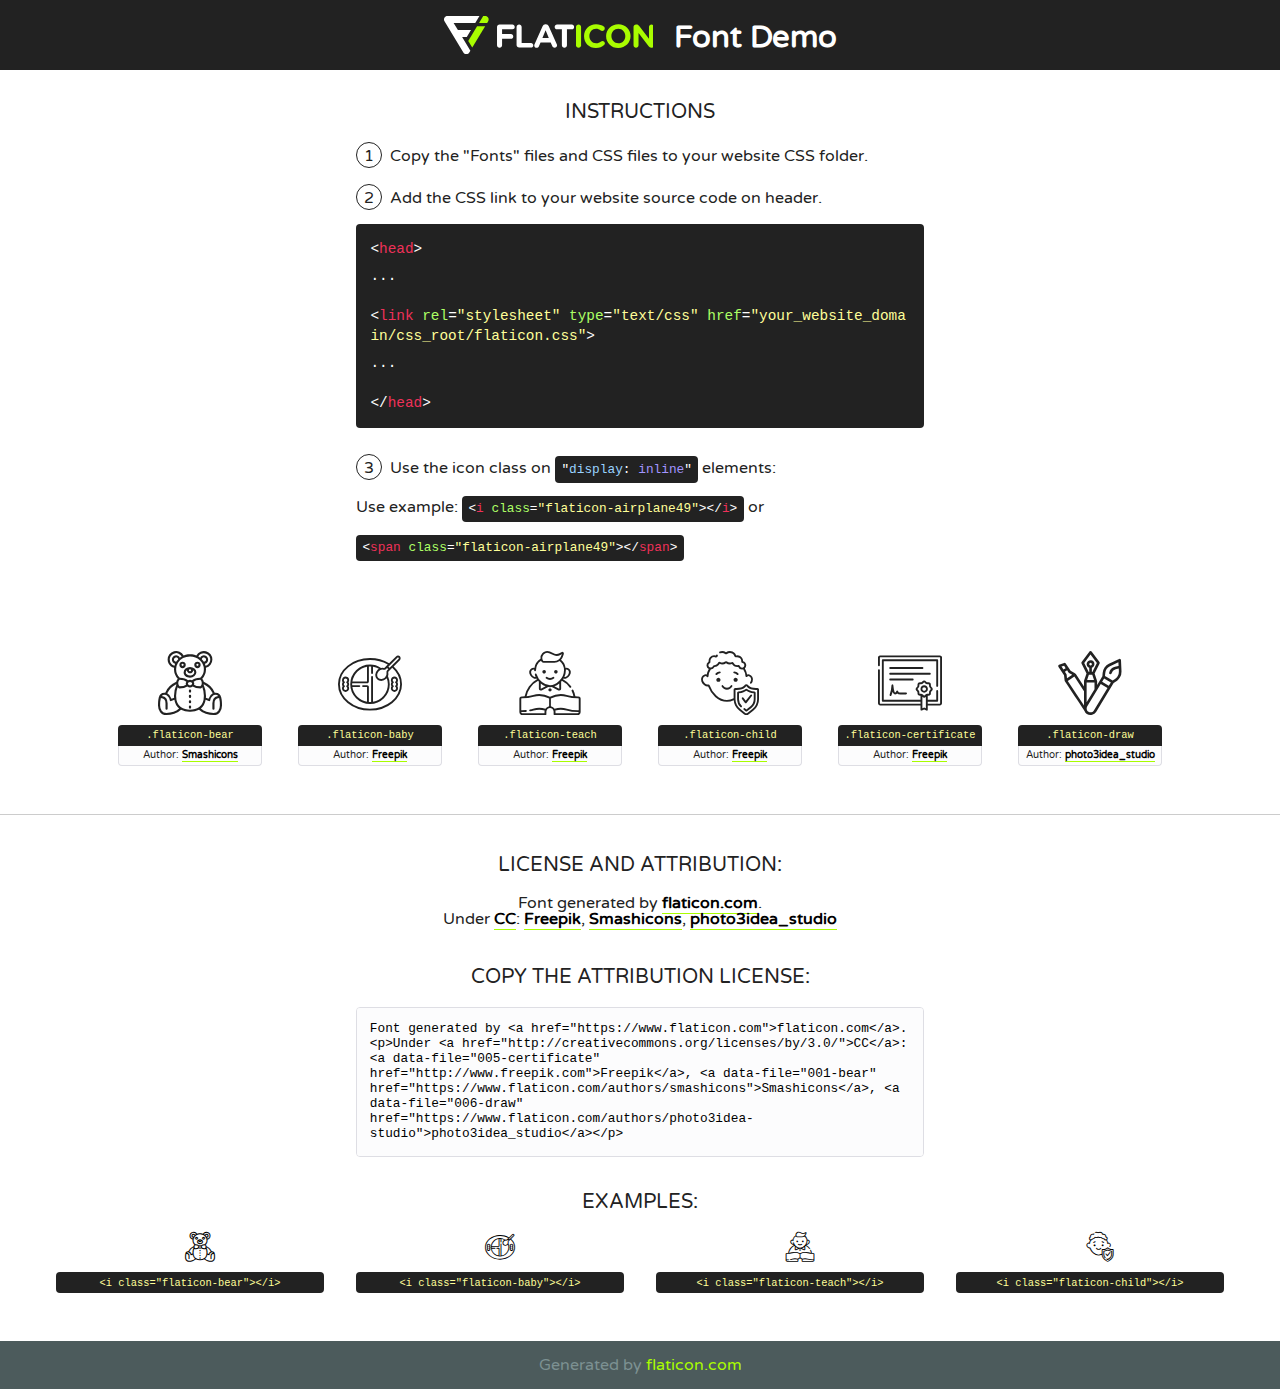
<file: public/fonts/flaticon/font/flaticon.html>
<!DOCTYPE html>
<!--
  Flaticon icon font: Flaticon
  Creation date: 22/06/2020 05:16
-->
<html>
<!DOCTYPE html>
<html>

<head>
    <title>Flaticon WebFont</title>
    <link href="http://fonts.googleapis.com/css?family=Varela+Round" rel="stylesheet" type="text/css" />
    <link rel="stylesheet" type="text/css" href="flaticon.css">
    <meta charset="UTF-8">
    <style>
    html, body, div, span, applet, object, iframe,
    h1, h2, h3, h4, h5, h6, p, blockquote, pre,
    a, abbr, acronym, address, big, cite, code,
    del, dfn, em, img, ins, kbd, q, s, samp,
    small, strike, strong, sub, sup, tt, var,
    b, u, i, center,
    dl, dt, dd, ol, ul, li,
    fieldset, form, label, legend,
    table, caption, tbody, tfoot, thead, tr, th, td,
    article, aside, canvas, details, embed, 
    figure, figcaption, footer, header, hgroup, 
    menu, nav, output, ruby, section, summary,
    time, mark, audio, video {
        margin: 0;
        padding: 0;
        border: 0;
        font-size: 100%;
        font: inherit;
        vertical-align: baseline;
    }
    /* HTML5 display-role reset for older browsers */
    article, aside, details, figcaption, figure, 
    footer, header, hgroup, menu, nav, section {
        display: block;
    }
    body {
        line-height: 1;
    }
    ol, ul {
        list-style: none;
    }
    blockquote, q {
        quotes: none;
    }
    blockquote:before, blockquote:after,
    q:before, q:after {
        content: '';
        content: none;
    }
    table {
        border-collapse: collapse;
        border-spacing: 0;
    }
    body {
        font-family: 'Varela Round', Helvetica, Arial, sans-serif;
        font-size: 16px;
        color: #222;
    }
    a {
        color: #000;
        border-bottom: 1px solid #a9fd00;
        font-weight: bold;
        text-decoration: none;
    }
    * {
        -moz-box-sizing: border-box;
        -webkit-box-sizing: border-box;
        box-sizing: border-box;
        margin: 0;
        padding: 0;
    }
    [class^="flaticon-"]:before, [class*=" flaticon-"]:before, [class^="flaticon-"]:after, [class*=" flaticon-"]:after {
        font-family: Flaticon;
        font-size: 30px;
        font-style: normal;
        margin-left: 20px;
        color: #000;
    }
    .wrapper {
        max-width: 600px;
        margin: auto;
        padding: 0 1em;
    }
    .title {
        font-size: 1.25em;
        text-align: center;
        margin-bottom: 1em;
        text-transform: uppercase;
    }
    header {
        text-align: center;
        background-color: #222;
        color: #fff;
        padding: 1em;
    }
    header .logo {
        width: 210px;
        height: 38px;
        display: inline-block;
        vertical-align: middle;
        margin-right: 1em;
        border: none;
    }
    header strong {
        font-size: 1.95em;
        font-weight: bold;
        vertical-align: middle;
        margin-top: 5px;
        display: inline-block;
    }
    .demo {
        margin: 2em auto;
        line-height: 1.25em;
    }
    .demo ul li {
        margin-bottom: 1em;
    }
    .demo ul li .num {
        color: #222;
        border-radius: 20px;
        display: inline-block;
        width: 26px;
        padding: 3px;
        height: 26px;
        text-align: center;
        margin-right: 0.5em;
        border: 1px solid #222;
    }
    .demo ul li code {
        background-color: #222;
        border-radius: 4px;
        padding: 0.25em 0.5em;
        display: inline-block;
        color: #fff;
        font-family: Consolas,Monaco,Lucida Console,Liberation Mono,DejaVu Sans Mono,Bitstream Vera Sans Mono,Courier New, monospace;
        font-weight: lighter;
        margin-top: 1em;
        font-size: 0.8em;
        word-break: break-all;
    }
    .demo ul li code.big {
        padding: 1em;
        font-size: 0.9em;
    }
    .demo ul li code .red {
        color: #EF3159;
    }
    .demo ul li code .green {
        color: #ACFF65;
    }
    .demo ul li code .yellow {
        color: #FFFF99;
    }
    .demo ul li code .blue {
        color: #99D3FF;
    }
    .demo ul li code .purple {
        color: #A295FF;
    }
    .demo ul li code .dots {
        margin-top: 0.5em;
        display: block;
    }
    #glyphs {
        border-bottom: 1px solid #ccc;
        padding: 2em 0;
        text-align: center;
    }
    .glyph {
        display: inline-block;
        width: 9em;
        margin: 1em;
        text-align: center;
        vertical-align: top;
        background: #FFF;
    }
    .glyph .glyph-icon {
        padding: 10px;
        display: block;
        font-family:"Flaticon";
        font-size: 64px;
        line-height: 1;
    }
    .glyph .glyph-icon:before {
        font-size: 64px;
        color: #222;
        margin-left: 0;
    }
    .class-name {
        font-size: 0.65em;
        background-color: #222;
        color: #fff;
        border-radius: 4px 4px 0 0;
        padding: 0.5em;
        color: #FFFF99;
        font-family: Consolas,Monaco,Lucida Console,Liberation Mono,DejaVu Sans Mono,Bitstream Vera Sans Mono,Courier New, monospace;
    }
    .author-name {
        font-size: 0.6em;
        background-color: #fcfcfd;
        border: 1px solid #DEDEE4;
        border-top: 0;
        border-radius: 0 0 4px 4px;
        padding: 0.5em;
    }
    .class-name:last-child {
        font-size: 10px;
        color:#888;
    }
    .class-name:last-child a {
        font-size: 10px;
        color:#555;
    }
    .class-name:last-child a:hover {
        color:#a9fd00;
    }
    .glyph > input {
        display: block;
        width: 100px;
        margin: 5px auto;
        text-align: center;
        font-size: 12px;
        cursor: text;
    }
    .glyph > input.icon-input {
        font-family:"Flaticon";
        font-size: 16px;
        margin-bottom: 10px;
    }
    .attribution .title {
        margin-top: 2em;
    }
    .attribution textarea {
        background-color: #fcfcfd;
        padding: 1em;
        border: none;
        box-shadow: none;
        border: 1px solid #DEDEE4;
        border-radius: 4px;
        resize: none;
        width: 100%;
        height: 150px;
        font-size: 0.8em;
        font-family: Consolas,Monaco,Lucida Console,Liberation Mono,DejaVu Sans Mono,Bitstream Vera Sans Mono,Courier New, monospace;
        -webkit-appearance: none;
    }
    .iconsuse {
        margin: 2em auto;
        text-align: center;
        max-width: 1200px;
    }
    .iconsuse:after {
        content: '';
        display: table;
        clear: both;
    }
    .iconsuse .image {
        float: left;
        width: 25%;
        padding: 0 1em;
    }
    .iconsuse .image p {
        margin-bottom: 1em;
    }
    .iconsuse .image span {
        display: block;
        font-size: 0.65em;
        background-color: #222;
        color: #fff;
        border-radius: 4px;
        padding: 0.5em;
        color: #FFFF99;
        margin-top: 1em;
        font-family: Consolas,Monaco,Lucida Console,Liberation Mono,DejaVu Sans Mono,Bitstream Vera Sans Mono,Courier New, monospace;
    }
    #footer {
        text-align: center;
        background-color: #4C5B5C;
        color: #7c9192;
        padding: 1em;
    }
    #footer a {
        border: none;
        color: #a9fd00;
        font-weight: normal;
    }
    @media (max-width: 960px) {
        .iconsuse .image {
            width: 50%;
        }
    }
    @media (max-width: 560px) {
        .iconsuse .image {
            width: 100%;
        }
    }
    </style>
</head>

<body class="characters-off">

    <header>
        <a href="https://www.flaticon.com" target="_blank" class="logo">
            <svg version="1.1" xmlns="http://www.w3.org/2000/svg" xmlns:xlink="http://www.w3.org/1999/xlink" xmlns:a="http://ns.adobe.com/AdobeSVGViewerExtensions/3.0/" viewBox="0 0 560.875 102.036" enable-background="new 0 0 560.875 102.036" xml:space="preserve">
                <defs>
                </defs>
                <g>
                    <g class="letters">
                        <path fill="#ffffff" d="M141.596,29.675c0-3.777,2.985-6.767,6.764-6.767h34.438c3.426,0,6.15,2.728,6.15,6.15
                        c0,3.43-2.724,6.149-6.15,6.149h-27.674v13.091h23.719c3.429,0,6.151,2.724,6.151,6.15c0,3.43-2.723,6.149-6.151,6.149h-23.719
                        v17.574c0,3.773-2.986,6.761-6.764,6.761c-3.779,0-6.764-2.989-6.764-6.761V29.675z"></path>
                        <path fill="#ffffff" d="M193.844,29.149c0-3.781,2.985-6.767,6.764-6.767c3.776,0,6.763,2.985,6.763,6.767v42.957h25.039
                        c3.426,0,6.149,2.726,6.149,6.153c0,3.425-2.723,6.15-6.149,6.15h-31.802c-3.779,0-6.764-2.986-6.764-6.768V29.149z"></path>
                        <path fill="#ffffff" d="M241.891,75.71l21.438-48.407c1.492-3.341,4.215-5.357,7.906-5.357h0.792
                        c3.686,0,6.323,2.017,7.815,5.357l21.439,48.407c0.436,0.967,0.701,1.845,0.701,2.723c0,3.602-2.809,6.501-6.414,6.501
                        c-3.161,0-5.269-1.845-6.499-4.655l-4.132-9.661h-27.059l-4.301,10.102c-1.144,2.631-3.426,4.214-6.237,4.214
                        c-3.517,0-6.24-2.81-6.24-6.325C241.1,77.64,241.451,76.677,241.891,75.71z M279.932,58.666l-8.521-20.297l-8.526,20.297H279.932
                        z"></path>
                        <path fill="#ffffff" d="M314.864,35.387H301.86c-3.429,0-6.239-2.813-6.239-6.238c0-3.429,2.811-6.24,6.239-6.24h39.533
                        c3.426,0,6.237,2.811,6.237,6.24c0,3.425-2.811,6.238-6.237,6.238h-13.001v42.785c0,3.773-2.99,6.761-6.764,6.761
                        c-3.779,0-6.764-2.989-6.764-6.761V35.387z"></path>
                        <path fill="#A9FD00" d="M352.615,29.149c0-3.781,2.985-6.767,6.767-6.767c3.774,0,6.761,2.985,6.761,6.767v49.024
                        c0,3.773-2.987,6.761-6.761,6.761c-3.781,0-6.767-2.989-6.767-6.761V29.149z"></path>
                        <path fill="#A9FD00" d="M374.132,53.836v-0.179c0-17.481,13.178-31.801,32.065-31.801c9.22,0,15.459,2.458,20.557,6.238
                        c1.402,1.054,2.637,2.985,2.637,5.357c0,3.692-2.985,6.59-6.681,6.59c-1.845,0-3.071-0.702-4.044-1.319
                        c-3.776-2.813-7.729-4.393-12.562-4.393c-10.364,0-17.831,8.611-17.831,19.154v0.173c0,10.542,7.291,19.329,17.831,19.329
                        c5.715,0,9.492-1.756,13.359-4.834c1.049-0.874,2.458-1.491,4.039-1.491c3.429,0,6.325,2.813,6.325,6.236
                        c0,2.106-1.056,3.78-2.282,4.834c-5.539,4.834-12.036,7.733-21.878,7.733C387.572,85.464,374.132,71.493,374.132,53.836z"></path>
                        <path fill="#A9FD00" d="M433.009,53.836v-0.179c0-17.481,13.79-31.801,32.766-31.801c18.981,0,32.592,14.143,32.592,31.628v0.173
                        c0,17.483-13.785,31.807-32.769,31.807C446.625,85.464,433.009,71.32,433.009,53.836z M484.224,53.836v-0.179
                        c0-10.539-7.725-19.326-18.626-19.326c-10.893,0-18.449,8.611-18.449,19.154v0.173c0,10.542,7.73,19.329,18.626,19.329
                        C476.676,72.986,484.224,64.378,484.224,53.836z"></path>
                        <path fill="#A9FD00" d="M506.233,29.321c0-3.774,2.99-6.763,6.767-6.763h1.401c3.252,0,5.183,1.583,7.029,3.953l26.093,34.265
                        V29.059c0-3.692,2.99-6.677,6.681-6.677c3.683,0,6.671,2.985,6.671,6.677v48.934c0,3.78-2.987,6.765-6.764,6.765h-0.436
                        c-3.257,0-5.188-1.581-7.034-3.953l-27.056-35.492v32.944c0,3.687-2.985,6.676-6.678,6.676c-3.683,0-6.673-2.989-6.673-6.676
                        V29.321z"></path>
                    </g>
                    <g class="insignia">
                        <path fill="#ffffff" d="M48.372,56.137h12.517l11.156-18.537H37.186L25.688,18.539h57.825L94.668,0H9.271
                        C5.925,0,2.842,1.801,1.198,4.716c-1.644,2.907-1.593,6.482,0.134,9.343l50.38,83.501c1.678,2.781,4.689,4.476,7.938,4.476
                        c3.246,0,6.257-1.695,7.935-4.476l2.898-4.804L48.372,56.137z"></path>
                        <g class="i">
                            <path fill="#A9FD00" d="M93.575,18.539h0.031v0.004l21.652,0.004l2.705-4.488c1.727-2.861,1.778-6.436,0.133-9.343
                            C116.454,1.801,113.371,0,110.026,0h-5.294L93.575,18.539z"></path>
                            <polygon fill="#A9FD00" points="88.291,27.356 64.725,66.486 75.519,84.404 109.942,27.356"></polygon>
                        </g>
                    </g>
                </g>
            </svg>
        </a>
        <strong>Font Demo</strong>
    </header>


    <section class="demo wrapper">

        <p class="title">Instructions</p>

        <ul>
            <li>
                <span class="num">1</span>Copy the "Fonts" files and CSS files to your website CSS folder.
            </li>
            <li>
                <span class="num">2</span>Add the CSS link to your website source code on header.
                <code class="big">
                    &lt;<span class="red">head</span>&gt;
                    <br/><span class="dots">...</span>
                    <br/>&lt;<span class="red">link</span> <span class="green">rel</span>=<span class="yellow">"stylesheet"</span> <span class="green">type</span>=<span class="yellow">"text/css"</span> <span class="green">href</span>=<span class="yellow">"your_website_domain/css_root/flaticon.css"</span>&gt;
                    <br/><span class="dots">...</span>
                    <br/>&lt;/<span class="red">head</span>&gt;
                </code>
            </li>

            <li>
                <p>
                    <span class="num">3</span>Use the icon class on <code>"<span class="blue">display</span>:<span class="purple"> inline</span>"</code> elements:
                    <br />
                    Use example: <code>&lt;<span class="red">i</span> <span class="green">class</span>=<span class="yellow">&quot;flaticon-airplane49&quot;</span>&gt;&lt;/<span class="red">i</span>&gt;</code> or <code>&lt;<span class="red">span</span> <span class="green">class</span>=<span class="yellow">&quot;flaticon-airplane49&quot;</span>&gt;&lt;/<span class="red">span</span>&gt;</code>
            </li>
        </ul>

    </section>




   <section id="glyphs">          
    
      
        <div class="glyph"><div class="glyph-icon flaticon-bear"></div>
            <div class="class-name">.flaticon-bear</div>
            <div class="author-name">Author: <a data-file="001-bear" href="https://www.flaticon.com/authors/smashicons">Smashicons</a> </div> 
        </div>        
        
        <div class="glyph"><div class="glyph-icon flaticon-baby"></div>
            <div class="class-name">.flaticon-baby</div>
            <div class="author-name">Author: <a data-file="002-baby" href="http://www.freepik.com">Freepik</a> </div> 
        </div>        
        
        <div class="glyph"><div class="glyph-icon flaticon-teach"></div>
            <div class="class-name">.flaticon-teach</div>
            <div class="author-name">Author: <a data-file="003-teach" href="http://www.freepik.com">Freepik</a> </div> 
        </div>        
        
        <div class="glyph"><div class="glyph-icon flaticon-child"></div>
            <div class="class-name">.flaticon-child</div>
            <div class="author-name">Author: <a data-file="004-child" href="http://www.freepik.com">Freepik</a> </div> 
        </div>        
        
        <div class="glyph"><div class="glyph-icon flaticon-certificate"></div>
            <div class="class-name">.flaticon-certificate</div>
            <div class="author-name">Author: <a data-file="005-certificate" href="http://www.freepik.com">Freepik</a> </div> 
        </div>        
        
        <div class="glyph"><div class="glyph-icon flaticon-draw"></div>
            <div class="class-name">.flaticon-draw</div>
            <div class="author-name">Author: <a data-file="006-draw" href="https://www.flaticon.com/authors/photo3idea-studio">photo3idea_studio</a> </div> 
        </div>        
        

    </section>



    <section class="attribution wrapper"   style="text-align:center;">

      <div class="title">License and attribution:</div><div class="attrDiv">Font generated by <a href="https://www.flaticon.com">flaticon.com</a>. <div><p>Under <a href="http://creativecommons.org/licenses/by/3.0/">CC</a>: <a data-file="005-certificate" href="http://www.freepik.com">Freepik</a>, <a data-file="001-bear" href="https://www.flaticon.com/authors/smashicons">Smashicons</a>, <a data-file="006-draw" href="https://www.flaticon.com/authors/photo3idea-studio">photo3idea_studio</a></p>  </div>
      </div>
      <div class="title">Copy the Attribution License:</div>

    <textarea onclick="this.focus();this.select();">Font generated by &lt;a href=&quot;https://www.flaticon.com&quot;&gt;flaticon.com&lt;/a&gt;. <p>Under <a href="http://creativecommons.org/licenses/by/3.0/">CC</a>: <a data-file="005-certificate" href="http://www.freepik.com">Freepik</a>, <a data-file="001-bear" href="https://www.flaticon.com/authors/smashicons">Smashicons</a>, <a data-file="006-draw" href="https://www.flaticon.com/authors/photo3idea-studio">photo3idea_studio</a></p>  
     </textarea>

    </section>

    <section class="iconsuse">

          <div class="title">Examples:</div>            
             
            <div class="image">
                <p>
                    <i class="glyph-icon flaticon-bear"></i> 
                    <span>&lt;i class=&quot;flaticon-bear&quot;&gt;&lt;/i&gt;</span>
                </p>
            </div>
            
            <div class="image">
                <p>
                    <i class="glyph-icon flaticon-baby"></i> 
                    <span>&lt;i class=&quot;flaticon-baby&quot;&gt;&lt;/i&gt;</span>
                </p>
            </div>
            
            <div class="image">
                <p>
                    <i class="glyph-icon flaticon-teach"></i> 
                    <span>&lt;i class=&quot;flaticon-teach&quot;&gt;&lt;/i&gt;</span>
                </p>
            </div>
            
            <div class="image">
                <p>
                    <i class="glyph-icon flaticon-child"></i> 
                    <span>&lt;i class=&quot;flaticon-child&quot;&gt;&lt;/i&gt;</span>
                </p>
            </div>
                       
        </div>
                            
    </section>

<div id="footer">
    <div>Generated by <a href="https://www.flaticon.com">flaticon.com</a>
    </div>
</div>



</body>
</html>
</file>
<file: public/fonts/icomoon/style.css>
@font-face {
  font-family: 'icomoon';
  src:  url('fonts/icomoon.eot?10si43');
  src:  url('fonts/icomoon.eot?10si43#iefix') format('embedded-opentype'),
    url('fonts/icomoon.ttf?10si43') format('truetype'),
    url('fonts/icomoon.woff?10si43') format('woff'),
    url('fonts/icomoon.svg?10si43#icomoon') format('svg');
  font-weight: normal;
  font-style: normal;
}

[class^="icon-"], [class*=" icon-"] {
  /* use !important to prevent issues with browser extensions that change fonts */
  font-family: 'icomoon' !important;
  speak: none;
  font-style: normal;
  font-weight: normal;
  font-variant: normal;
  text-transform: none;
  line-height: 1;

  /* Better Font Rendering =========== */
  -webkit-font-smoothing: antialiased;
  -moz-osx-font-smoothing: grayscale;
}

.icon-asterisk:before {
  content: "\f069";
}
.icon-plus:before {
  content: "\f067";
}
.icon-question:before {
  content: "\f128";
}
.icon-minus:before {
  content: "\f068";
}
.icon-glass:before {
  content: "\f000";
}
.icon-music:before {
  content: "\f001";
}
.icon-search:before {
  content: "\f002";
}
.icon-envelope-o:before {
  content: "\f003";
}
.icon-heart:before {
  content: "\f004";
}
.icon-star:before {
  content: "\f005";
}
.icon-star-o:before {
  content: "\f006";
}
.icon-user:before {
  content: "\f007";
}
.icon-film:before {
  content: "\f008";
}
.icon-th-large:before {
  content: "\f009";
}
.icon-th:before {
  content: "\f00a";
}
.icon-th-list:before {
  content: "\f00b";
}
.icon-check:before {
  content: "\f00c";
}
.icon-close:before {
  content: "\f00d";
}
.icon-remove:before {
  content: "\f00d";
}
.icon-times:before {
  content: "\f00d";
}
.icon-search-plus:before {
  content: "\f00e";
}
.icon-search-minus:before {
  content: "\f010";
}
.icon-power-off:before {
  content: "\f011";
}
.icon-signal:before {
  content: "\f012";
}
.icon-cog:before {
  content: "\f013";
}
.icon-gear:before {
  content: "\f013";
}
.icon-trash-o:before {
  content: "\f014";
}
.icon-home:before {
  content: "\f015";
}
.icon-file-o:before {
  content: "\f016";
}
.icon-clock-o:before {
  content: "\f017";
}
.icon-road:before {
  content: "\f018";
}
.icon-download:before {
  content: "\f019";
}
.icon-arrow-circle-o-down:before {
  content: "\f01a";
}
.icon-arrow-circle-o-up:before {
  content: "\f01b";
}
.icon-inbox:before {
  content: "\f01c";
}
.icon-play-circle-o:before {
  content: "\f01d";
}
.icon-repeat:before {
  content: "\f01e";
}
.icon-rotate-right:before {
  content: "\f01e";
}
.icon-refresh:before {
  content: "\f021";
}
.icon-list-alt:before {
  content: "\f022";
}
.icon-lock:before {
  content: "\f023";
}
.icon-flag:before {
  content: "\f024";
}
.icon-headphones:before {
  content: "\f025";
}
.icon-volume-off:before {
  content: "\f026";
}
.icon-volume-down:before {
  content: "\f027";
}
.icon-volume-up:before {
  content: "\f028";
}
.icon-qrcode:before {
  content: "\f029";
}
.icon-barcode:before {
  content: "\f02a";
}
.icon-tag:before {
  content: "\f02b";
}
.icon-tags:before {
  content: "\f02c";
}
.icon-book:before {
  content: "\f02d";
}
.icon-bookmark:before {
  content: "\f02e";
}
.icon-print:before {
  content: "\f02f";
}
.icon-camera:before {
  content: "\f030";
}
.icon-font:before {
  content: "\f031";
}
.icon-bold:before {
  content: "\f032";
}
.icon-italic:before {
  content: "\f033";
}
.icon-text-height:before {
  content: "\f034";
}
.icon-text-width:before {
  content: "\f035";
}
.icon-align-left:before {
  content: "\f036";
}
.icon-align-center:before {
  content: "\f037";
}
.icon-align-right:before {
  content: "\f038";
}
.icon-align-justify:before {
  content: "\f039";
}
.icon-list:before {
  content: "\f03a";
}
.icon-dedent:before {
  content: "\f03b";
}
.icon-outdent:before {
  content: "\f03b";
}
.icon-indent:before {
  content: "\f03c";
}
.icon-video-camera:before {
  content: "\f03d";
}
.icon-image:before {
  content: "\f03e";
}
.icon-photo:before {
  content: "\f03e";
}
.icon-picture-o:before {
  content: "\f03e";
}
.icon-pencil:before {
  content: "\f040";
}
.icon-map-marker:before {
  content: "\f041";
}
.icon-adjust:before {
  content: "\f042";
}
.icon-tint:before {
  content: "\f043";
}
.icon-edit:before {
  content: "\f044";
}
.icon-pencil-square-o:before {
  content: "\f044";
}
.icon-share-square-o:before {
  content: "\f045";
}
.icon-check-square-o:before {
  content: "\f046";
}
.icon-arrows:before {
  content: "\f047";
}
.icon-step-backward:before {
  content: "\f048";
}
.icon-fast-backward:before {
  content: "\f049";
}
.icon-backward:before {
  content: "\f04a";
}
.icon-play:before {
  content: "\f04b";
}
.icon-pause:before {
  content: "\f04c";
}
.icon-stop:before {
  content: "\f04d";
}
.icon-forward:before {
  content: "\f04e";
}
.icon-fast-forward:before {
  content: "\f050";
}
.icon-step-forward:before {
  content: "\f051";
}
.icon-eject:before {
  content: "\f052";
}
.icon-chevron-left:before {
  content: "\f053";
}
.icon-chevron-right:before {
  content: "\f054";
}
.icon-plus-circle:before {
  content: "\f055";
}
.icon-minus-circle:before {
  content: "\f056";
}
.icon-times-circle:before {
  content: "\f057";
}
.icon-check-circle:before {
  content: "\f058";
}
.icon-question-circle:before {
  content: "\f059";
}
.icon-info-circle:before {
  content: "\f05a";
}
.icon-crosshairs:before {
  content: "\f05b";
}
.icon-times-circle-o:before {
  content: "\f05c";
}
.icon-check-circle-o:before {
  content: "\f05d";
}
.icon-ban:before {
  content: "\f05e";
}
.icon-arrow-left:before {
  content: "\f060";
}
.icon-arrow-right:before {
  content: "\f061";
}
.icon-arrow-up:before {
  content: "\f062";
}
.icon-arrow-down:before {
  content: "\f063";
}
.icon-mail-forward:before {
  content: "\f064";
}
.icon-share:before {
  content: "\f064";
}
.icon-expand:before {
  content: "\f065";
}
.icon-compress:before {
  content: "\f066";
}
.icon-exclamation-circle:before {
  content: "\f06a";
}
.icon-gift:before {
  content: "\f06b";
}
.icon-leaf:before {
  content: "\f06c";
}
.icon-fire:before {
  content: "\f06d";
}
.icon-eye:before {
  content: "\f06e";
}
.icon-eye-slash:before {
  content: "\f070";
}
.icon-exclamation-triangle:before {
  content: "\f071";
}
.icon-warning:before {
  content: "\f071";
}
.icon-plane:before {
  content: "\f072";
}
.icon-calendar:before {
  content: "\f073";
}
.icon-random:before {
  content: "\f074";
}
.icon-comment:before {
  content: "\f075";
}
.icon-magnet:before {
  content: "\f076";
}
.icon-chevron-up:before {
  content: "\f077";
}
.icon-chevron-down:before {
  content: "\f078";
}
.icon-retweet:before {
  content: "\f079";
}
.icon-shopping-cart:before {
  content: "\f07a";
}
.icon-folder:before {
  content: "\f07b";
}
.icon-folder-open:before {
  content: "\f07c";
}
.icon-arrows-v:before {
  content: "\f07d";
}
.icon-arrows-h:before {
  content: "\f07e";
}
.icon-bar-chart:before {
  content: "\f080";
}
.icon-bar-chart-o:before {
  content: "\f080";
}
.icon-twitter-square:before {
  content: "\f081";
}
.icon-facebook-square:before {
  content: "\f082";
}
.icon-camera-retro:before {
  content: "\f083";
}
.icon-key:before {
  content: "\f084";
}
.icon-cogs:before {
  content: "\f085";
}
.icon-gears:before {
  content: "\f085";
}
.icon-comments:before {
  content: "\f086";
}
.icon-thumbs-o-up:before {
  content: "\f087";
}
.icon-thumbs-o-down:before {
  content: "\f088";
}
.icon-star-half:before {
  content: "\f089";
}
.icon-heart-o:before {
  content: "\f08a";
}
.icon-sign-out:before {
  content: "\f08b";
}
.icon-linkedin-square:before {
  content: "\f08c";
}
.icon-thumb-tack:before {
  content: "\f08d";
}
.icon-external-link:before {
  content: "\f08e";
}
.icon-sign-in:before {
  content: "\f090";
}
.icon-trophy:before {
  content: "\f091";
}
.icon-github-square:before {
  content: "\f092";
}
.icon-upload:before {
  content: "\f093";
}
.icon-lemon-o:before {
  content: "\f094";
}
.icon-phone:before {
  content: "\f095";
}
.icon-square-o:before {
  content: "\f096";
}
.icon-bookmark-o:before {
  content: "\f097";
}
.icon-phone-square:before {
  content: "\f098";
}
.icon-twitter:before {
  content: "\f099";
}
.icon-facebook:before {
  content: "\f09a";
}
.icon-facebook-f:before {
  content: "\f09a";
}
.icon-github:before {
  content: "\f09b";
}
.icon-unlock:before {
  content: "\f09c";
}
.icon-credit-card:before {
  content: "\f09d";
}
.icon-feed:before {
  content: "\f09e";
}
.icon-rss:before {
  content: "\f09e";
}
.icon-hdd-o:before {
  content: "\f0a0";
}
.icon-bullhorn:before {
  content: "\f0a1";
}
.icon-bell-o:before {
  content: "\f0a2";
}
.icon-certificate:before {
  content: "\f0a3";
}
.icon-hand-o-right:before {
  content: "\f0a4";
}
.icon-hand-o-left:before {
  content: "\f0a5";
}
.icon-hand-o-up:before {
  content: "\f0a6";
}
.icon-hand-o-down:before {
  content: "\f0a7";
}
.icon-arrow-circle-left:before {
  content: "\f0a8";
}
.icon-arrow-circle-right:before {
  content: "\f0a9";
}
.icon-arrow-circle-up:before {
  content: "\f0aa";
}
.icon-arrow-circle-down:before {
  content: "\f0ab";
}
.icon-globe:before {
  content: "\f0ac";
}
.icon-wrench:before {
  content: "\f0ad";
}
.icon-tasks:before {
  content: "\f0ae";
}
.icon-filter:before {
  content: "\f0b0";
}
.icon-briefcase:before {
  content: "\f0b1";
}
.icon-arrows-alt:before {
  content: "\f0b2";
}
.icon-group:before {
  content: "\f0c0";
}
.icon-users:before {
  content: "\f0c0";
}
.icon-chain:before {
  content: "\f0c1";
}
.icon-link:before {
  content: "\f0c1";
}
.icon-cloud:before {
  content: "\f0c2";
}
.icon-flask:before {
  content: "\f0c3";
}
.icon-cut:before {
  content: "\f0c4";
}
.icon-scissors:before {
  content: "\f0c4";
}
.icon-copy:before {
  content: "\f0c5";
}
.icon-files-o:before {
  content: "\f0c5";
}
.icon-paperclip:before {
  content: "\f0c6";
}
.icon-floppy-o:before {
  content: "\f0c7";
}
.icon-save:before {
  content: "\f0c7";
}
.icon-square:before {
  content: "\f0c8";
}
.icon-bars:before {
  content: "\f0c9";
}
.icon-navicon:before {
  content: "\f0c9";
}
.icon-reorder:before {
  content: "\f0c9";
}
.icon-list-ul:before {
  content: "\f0ca";
}
.icon-list-ol:before {
  content: "\f0cb";
}
.icon-strikethrough:before {
  content: "\f0cc";
}
.icon-underline:before {
  content: "\f0cd";
}
.icon-table:before {
  content: "\f0ce";
}
.icon-magic:before {
  content: "\f0d0";
}
.icon-truck:before {
  content: "\f0d1";
}
.icon-pinterest:before {
  content: "\f0d2";
}
.icon-pinterest-square:before {
  content: "\f0d3";
}
.icon-google-plus-square:before {
  content: "\f0d4";
}
.icon-google-plus:before {
  content: "\f0d5";
}
.icon-money:before {
  content: "\f0d6";
}
.icon-caret-down:before {
  content: "\f0d7";
}
.icon-caret-up:before {
  content: "\f0d8";
}
.icon-caret-left:before {
  content: "\f0d9";
}
.icon-caret-right:before {
  content: "\f0da";
}
.icon-columns:before {
  content: "\f0db";
}
.icon-sort:before {
  content: "\f0dc";
}
.icon-unsorted:before {
  content: "\f0dc";
}
.icon-sort-desc:before {
  content: "\f0dd";
}
.icon-sort-down:before {
  content: "\f0dd";
}
.icon-sort-asc:before {
  content: "\f0de";
}
.icon-sort-up:before {
  content: "\f0de";
}
.icon-envelope:before {
  content: "\f0e0";
}
.icon-linkedin:before {
  content: "\f0e1";
}
.icon-rotate-left:before {
  content: "\f0e2";
}
.icon-undo:before {
  content: "\f0e2";
}
.icon-gavel:before {
  content: "\f0e3";
}
.icon-legal:before {
  content: "\f0e3";
}
.icon-dashboard:before {
  content: "\f0e4";
}
.icon-tachometer:before {
  content: "\f0e4";
}
.icon-comment-o:before {
  content: "\f0e5";
}
.icon-comments-o:before {
  content: "\f0e6";
}
.icon-bolt:before {
  content: "\f0e7";
}
.icon-flash:before {
  content: "\f0e7";
}
.icon-sitemap:before {
  content: "\f0e8";
}
.icon-umbrella:before {
  content: "\f0e9";
}
.icon-clipboard:before {
  content: "\f0ea";
}
.icon-paste:before {
  content: "\f0ea";
}
.icon-lightbulb-o:before {
  content: "\f0eb";
}
.icon-exchange:before {
  content: "\f0ec";
}
.icon-cloud-download:before {
  content: "\f0ed";
}
.icon-cloud-upload:before {
  content: "\f0ee";
}
.icon-user-md:before {
  content: "\f0f0";
}
.icon-stethoscope:before {
  content: "\f0f1";
}
.icon-suitcase:before {
  content: "\f0f2";
}
.icon-bell:before {
  content: "\f0f3";
}
.icon-coffee:before {
  content: "\f0f4";
}
.icon-cutlery:before {
  content: "\f0f5";
}
.icon-file-text-o:before {
  content: "\f0f6";
}
.icon-building-o:before {
  content: "\f0f7";
}
.icon-hospital-o:before {
  content: "\f0f8";
}
.icon-ambulance:before {
  content: "\f0f9";
}
.icon-medkit:before {
  content: "\f0fa";
}
.icon-fighter-jet:before {
  content: "\f0fb";
}
.icon-beer:before {
  content: "\f0fc";
}
.icon-h-square:before {
  content: "\f0fd";
}
.icon-plus-square:before {
  content: "\f0fe";
}
.icon-angle-double-left:before {
  content: "\f100";
}
.icon-angle-double-right:before {
  content: "\f101";
}
.icon-angle-double-up:before {
  content: "\f102";
}
.icon-angle-double-down:before {
  content: "\f103";
}
.icon-angle-left:before {
  content: "\f104";
}
.icon-angle-right:before {
  content: "\f105";
}
.icon-angle-up:before {
  content: "\f106";
}
.icon-angle-down:before {
  content: "\f107";
}
.icon-desktop:before {
  content: "\f108";
}
.icon-laptop:before {
  content: "\f109";
}
.icon-tablet:before {
  content: "\f10a";
}
.icon-mobile:before {
  content: "\f10b";
}
.icon-mobile-phone:before {
  content: "\f10b";
}
.icon-circle-o:before {
  content: "\f10c";
}
.icon-quote-left:before {
  content: "\f10d";
}
.icon-quote-right:before {
  content: "\f10e";
}
.icon-spinner:before {
  content: "\f110";
}
.icon-circle:before {
  content: "\f111";
}
.icon-mail-reply:before {
  content: "\f112";
}
.icon-reply:before {
  content: "\f112";
}
.icon-github-alt:before {
  content: "\f113";
}
.icon-folder-o:before {
  content: "\f114";
}
.icon-folder-open-o:before {
  content: "\f115";
}
.icon-smile-o:before {
  content: "\f118";
}
.icon-frown-o:before {
  content: "\f119";
}
.icon-meh-o:before {
  content: "\f11a";
}
.icon-gamepad:before {
  content: "\f11b";
}
.icon-keyboard-o:before {
  content: "\f11c";
}
.icon-flag-o:before {
  content: "\f11d";
}
.icon-flag-checkered:before {
  content: "\f11e";
}
.icon-terminal:before {
  content: "\f120";
}
.icon-code:before {
  content: "\f121";
}
.icon-mail-reply-all:before {
  content: "\f122";
}
.icon-reply-all:before {
  content: "\f122";
}
.icon-star-half-empty:before {
  content: "\f123";
}
.icon-star-half-full:before {
  content: "\f123";
}
.icon-star-half-o:before {
  content: "\f123";
}
.icon-location-arrow:before {
  content: "\f124";
}
.icon-crop:before {
  content: "\f125";
}
.icon-code-fork:before {
  content: "\f126";
}
.icon-chain-broken:before {
  content: "\f127";
}
.icon-unlink:before {
  content: "\f127";
}
.icon-info:before {
  content: "\f129";
}
.icon-exclamation:before {
  content: "\f12a";
}
.icon-superscript:before {
  content: "\f12b";
}
.icon-subscript:before {
  content: "\f12c";
}
.icon-eraser:before {
  content: "\f12d";
}
.icon-puzzle-piece:before {
  content: "\f12e";
}
.icon-microphone:before {
  content: "\f130";
}
.icon-microphone-slash:before {
  content: "\f131";
}
.icon-shield:before {
  content: "\f132";
}
.icon-calendar-o:before {
  content: "\f133";
}
.icon-fire-extinguisher:before {
  content: "\f134";
}
.icon-rocket:before {
  content: "\f135";
}
.icon-maxcdn:before {
  content: "\f136";
}
.icon-chevron-circle-left:before {
  content: "\f137";
}
.icon-chevron-circle-right:before {
  content: "\f138";
}
.icon-chevron-circle-up:before {
  content: "\f139";
}
.icon-chevron-circle-down:before {
  content: "\f13a";
}
.icon-html5:before {
  content: "\f13b";
}
.icon-css3:before {
  content: "\f13c";
}
.icon-anchor:before {
  content: "\f13d";
}
.icon-unlock-alt:before {
  content: "\f13e";
}
.icon-bullseye:before {
  content: "\f140";
}
.icon-ellipsis-h:before {
  content: "\f141";
}
.icon-ellipsis-v:before {
  content: "\f142";
}
.icon-rss-square:before {
  content: "\f143";
}
.icon-play-circle:before {
  content: "\f144";
}
.icon-ticket:before {
  content: "\f145";
}
.icon-minus-square:before {
  content: "\f146";
}
.icon-minus-square-o:before {
  content: "\f147";
}
.icon-level-up:before {
  content: "\f148";
}
.icon-level-down:before {
  content: "\f149";
}
.icon-check-square:before {
  content: "\f14a";
}
.icon-pencil-square:before {
  content: "\f14b";
}
.icon-external-link-square:before {
  content: "\f14c";
}
.icon-share-square:before {
  content: "\f14d";
}
.icon-compass:before {
  content: "\f14e";
}
.icon-caret-square-o-down:before {
  content: "\f150";
}
.icon-toggle-down:before {
  content: "\f150";
}
.icon-caret-square-o-up:before {
  content: "\f151";
}
.icon-toggle-up:before {
  content: "\f151";
}
.icon-caret-square-o-right:before {
  content: "\f152";
}
.icon-toggle-right:before {
  content: "\f152";
}
.icon-eur:before {
  content: "\f153";
}
.icon-euro:before {
  content: "\f153";
}
.icon-gbp:before {
  content: "\f154";
}
.icon-dollar:before {
  content: "\f155";
}
.icon-usd:before {
  content: "\f155";
}
.icon-inr:before {
  content: "\f156";
}
.icon-rupee:before {
  content: "\f156";
}
.icon-cny:before {
  content: "\f157";
}
.icon-jpy:before {
  content: "\f157";
}
.icon-rmb:before {
  content: "\f157";
}
.icon-yen:before {
  content: "\f157";
}
.icon-rouble:before {
  content: "\f158";
}
.icon-rub:before {
  content: "\f158";
}
.icon-ruble:before {
  content: "\f158";
}
.icon-krw:before {
  content: "\f159";
}
.icon-won:before {
  content: "\f159";
}
.icon-bitcoin:before {
  content: "\f15a";
}
.icon-btc:before {
  content: "\f15a";
}
.icon-file:before {
  content: "\f15b";
}
.icon-file-text:before {
  content: "\f15c";
}
.icon-sort-alpha-asc:before {
  content: "\f15d";
}
.icon-sort-alpha-desc:before {
  content: "\f15e";
}
.icon-sort-amount-asc:before {
  content: "\f160";
}
.icon-sort-amount-desc:before {
  content: "\f161";
}
.icon-sort-numeric-asc:before {
  content: "\f162";
}
.icon-sort-numeric-desc:before {
  content: "\f163";
}
.icon-thumbs-up:before {
  content: "\f164";
}
.icon-thumbs-down:before {
  content: "\f165";
}
.icon-youtube-square:before {
  content: "\f166";
}
.icon-youtube:before {
  content: "\f167";
}
.icon-xing:before {
  content: "\f168";
}
.icon-xing-square:before {
  content: "\f169";
}
.icon-youtube-play:before {
  content: "\f16a";
}
.icon-dropbox:before {
  content: "\f16b";
}
.icon-stack-overflow:before {
  content: "\f16c";
}
.icon-instagram:before {
  content: "\f16d";
}
.icon-flickr:before {
  content: "\f16e";
}
.icon-adn:before {
  content: "\f170";
}
.icon-bitbucket:before {
  content: "\f171";
}
.icon-bitbucket-square:before {
  content: "\f172";
}
.icon-tumblr:before {
  content: "\f173";
}
.icon-tumblr-square:before {
  content: "\f174";
}
.icon-long-arrow-down:before {
  content: "\f175";
}
.icon-long-arrow-up:before {
  content: "\f176";
}
.icon-long-arrow-left:before {
  content: "\f177";
}
.icon-long-arrow-right:before {
  content: "\f178";
}
.icon-apple:before {
  content: "\f179";
}
.icon-windows:before {
  content: "\f17a";
}
.icon-android:before {
  content: "\f17b";
}
.icon-linux:before {
  content: "\f17c";
}
.icon-dribbble:before {
  content: "\f17d";
}
.icon-skype:before {
  content: "\f17e";
}
.icon-foursquare:before {
  content: "\f180";
}
.icon-trello:before {
  content: "\f181";
}
.icon-female:before {
  content: "\f182";
}
.icon-male:before {
  content: "\f183";
}
.icon-gittip:before {
  content: "\f184";
}
.icon-gratipay:before {
  content: "\f184";
}
.icon-sun-o:before {
  content: "\f185";
}
.icon-moon-o:before {
  content: "\f186";
}
.icon-archive:before {
  content: "\f187";
}
.icon-bug:before {
  content: "\f188";
}
.icon-vk:before {
  content: "\f189";
}
.icon-weibo:before {
  content: "\f18a";
}
.icon-renren:before {
  content: "\f18b";
}
.icon-pagelines:before {
  content: "\f18c";
}
.icon-stack-exchange:before {
  content: "\f18d";
}
.icon-arrow-circle-o-right:before {
  content: "\f18e";
}
.icon-arrow-circle-o-left:before {
  content: "\f190";
}
.icon-caret-square-o-left:before {
  content: "\f191";
}
.icon-toggle-left:before {
  content: "\f191";
}
.icon-dot-circle-o:before {
  content: "\f192";
}
.icon-wheelchair:before {
  content: "\f193";
}
.icon-vimeo-square:before {
  content: "\f194";
}
.icon-try:before {
  content: "\f195";
}
.icon-turkish-lira:before {
  content: "\f195";
}
.icon-plus-square-o:before {
  content: "\f196";
}
.icon-space-shuttle:before {
  content: "\f197";
}
.icon-slack:before {
  content: "\f198";
}
.icon-envelope-square:before {
  content: "\f199";
}
.icon-wordpress:before {
  content: "\f19a";
}
.icon-openid:before {
  content: "\f19b";
}
.icon-bank:before {
  content: "\f19c";
}
.icon-institution:before {
  content: "\f19c";
}
.icon-university:before {
  content: "\f19c";
}
.icon-graduation-cap:before {
  content: "\f19d";
}
.icon-mortar-board:before {
  content: "\f19d";
}
.icon-yahoo:before {
  content: "\f19e";
}
.icon-google:before {
  content: "\f1a0";
}
.icon-reddit:before {
  content: "\f1a1";
}
.icon-reddit-square:before {
  content: "\f1a2";
}
.icon-stumbleupon-circle:before {
  content: "\f1a3";
}
.icon-stumbleupon:before {
  content: "\f1a4";
}
.icon-delicious:before {
  content: "\f1a5";
}
.icon-digg:before {
  content: "\f1a6";
}
.icon-pied-piper-pp:before {
  content: "\f1a7";
}
.icon-pied-piper-alt:before {
  content: "\f1a8";
}
.icon-drupal:before {
  content: "\f1a9";
}
.icon-joomla:before {
  content: "\f1aa";
}
.icon-language:before {
  content: "\f1ab";
}
.icon-fax:before {
  content: "\f1ac";
}
.icon-building:before {
  content: "\f1ad";
}
.icon-child:before {
  content: "\f1ae";
}
.icon-paw:before {
  content: "\f1b0";
}
.icon-spoon:before {
  content: "\f1b1";
}
.icon-cube:before {
  content: "\f1b2";
}
.icon-cubes:before {
  content: "\f1b3";
}
.icon-behance:before {
  content: "\f1b4";
}
.icon-behance-square:before {
  content: "\f1b5";
}
.icon-steam:before {
  content: "\f1b6";
}
.icon-steam-square:before {
  content: "\f1b7";
}
.icon-recycle:before {
  content: "\f1b8";
}
.icon-automobile:before {
  content: "\f1b9";
}
.icon-car:before {
  content: "\f1b9";
}
.icon-cab:before {
  content: "\f1ba";
}
.icon-taxi:before {
  content: "\f1ba";
}
.icon-tree:before {
  content: "\f1bb";
}
.icon-spotify:before {
  content: "\f1bc";
}
.icon-deviantart:before {
  content: "\f1bd";
}
.icon-soundcloud:before {
  content: "\f1be";
}
.icon-database:before {
  content: "\f1c0";
}
.icon-file-pdf-o:before {
  content: "\f1c1";
}
.icon-file-word-o:before {
  content: "\f1c2";
}
.icon-file-excel-o:before {
  content: "\f1c3";
}
.icon-file-powerpoint-o:before {
  content: "\f1c4";
}
.icon-file-image-o:before {
  content: "\f1c5";
}
.icon-file-photo-o:before {
  content: "\f1c5";
}
.icon-file-picture-o:before {
  content: "\f1c5";
}
.icon-file-archive-o:before {
  content: "\f1c6";
}
.icon-file-zip-o:before {
  content: "\f1c6";
}
.icon-file-audio-o:before {
  content: "\f1c7";
}
.icon-file-sound-o:before {
  content: "\f1c7";
}
.icon-file-movie-o:before {
  content: "\f1c8";
}
.icon-file-video-o:before {
  content: "\f1c8";
}
.icon-file-code-o:before {
  content: "\f1c9";
}
.icon-vine:before {
  content: "\f1ca";
}
.icon-codepen:before {
  content: "\f1cb";
}
.icon-jsfiddle:before {
  content: "\f1cc";
}
.icon-life-bouy:before {
  content: "\f1cd";
}
.icon-life-buoy:before {
  content: "\f1cd";
}
.icon-life-ring:before {
  content: "\f1cd";
}
.icon-life-saver:before {
  content: "\f1cd";
}
.icon-support:before {
  content: "\f1cd";
}
.icon-circle-o-notch:before {
  content: "\f1ce";
}
.icon-ra:before {
  content: "\f1d0";
}
.icon-rebel:before {
  content: "\f1d0";
}
.icon-resistance:before {
  content: "\f1d0";
}
.icon-empire:before {
  content: "\f1d1";
}
.icon-ge:before {
  content: "\f1d1";
}
.icon-git-square:before {
  content: "\f1d2";
}
.icon-git:before {
  content: "\f1d3";
}
.icon-hacker-news:before {
  content: "\f1d4";
}
.icon-y-combinator-square:before {
  content: "\f1d4";
}
.icon-yc-square:before {
  content: "\f1d4";
}
.icon-tencent-weibo:before {
  content: "\f1d5";
}
.icon-qq:before {
  content: "\f1d6";
}
.icon-wechat:before {
  content: "\f1d7";
}
.icon-weixin:before {
  content: "\f1d7";
}
.icon-paper-plane:before {
  content: "\f1d8";
}
.icon-send:before {
  content: "\f1d8";
}
.icon-paper-plane-o:before {
  content: "\f1d9";
}
.icon-send-o:before {
  content: "\f1d9";
}
.icon-history:before {
  content: "\f1da";
}
.icon-circle-thin:before {
  content: "\f1db";
}
.icon-header:before {
  content: "\f1dc";
}
.icon-paragraph:before {
  content: "\f1dd";
}
.icon-sliders:before {
  content: "\f1de";
}
.icon-share-alt:before {
  content: "\f1e0";
}
.icon-share-alt-square:before {
  content: "\f1e1";
}
.icon-bomb:before {
  content: "\f1e2";
}
.icon-futbol-o:before {
  content: "\f1e3";
}
.icon-soccer-ball-o:before {
  content: "\f1e3";
}
.icon-tty:before {
  content: "\f1e4";
}
.icon-binoculars:before {
  content: "\f1e5";
}
.icon-plug:before {
  content: "\f1e6";
}
.icon-slideshare:before {
  content: "\f1e7";
}
.icon-twitch:before {
  content: "\f1e8";
}
.icon-yelp:before {
  content: "\f1e9";
}
.icon-newspaper-o:before {
  content: "\f1ea";
}
.icon-wifi:before {
  content: "\f1eb";
}
.icon-calculator:before {
  content: "\f1ec";
}
.icon-paypal:before {
  content: "\f1ed";
}
.icon-google-wallet:before {
  content: "\f1ee";
}
.icon-cc-visa:before {
  content: "\f1f0";
}
.icon-cc-mastercard:before {
  content: "\f1f1";
}
.icon-cc-discover:before {
  content: "\f1f2";
}
.icon-cc-amex:before {
  content: "\f1f3";
}
.icon-cc-paypal:before {
  content: "\f1f4";
}
.icon-cc-stripe:before {
  content: "\f1f5";
}
.icon-bell-slash:before {
  content: "\f1f6";
}
.icon-bell-slash-o:before {
  content: "\f1f7";
}
.icon-trash:before {
  content: "\f1f8";
}
.icon-copyright:before {
  content: "\f1f9";
}
.icon-at:before {
  content: "\f1fa";
}
.icon-eyedropper:before {
  content: "\f1fb";
}
.icon-paint-brush:before {
  content: "\f1fc";
}
.icon-birthday-cake:before {
  content: "\f1fd";
}
.icon-area-chart:before {
  content: "\f1fe";
}
.icon-pie-chart:before {
  content: "\f200";
}
.icon-line-chart:before {
  content: "\f201";
}
.icon-lastfm:before {
  content: "\f202";
}
.icon-lastfm-square:before {
  content: "\f203";
}
.icon-toggle-off:before {
  content: "\f204";
}
.icon-toggle-on:before {
  content: "\f205";
}
.icon-bicycle:before {
  content: "\f206";
}
.icon-bus:before {
  content: "\f207";
}
.icon-ioxhost:before {
  content: "\f208";
}
.icon-angellist:before {
  content: "\f209";
}
.icon-cc:before {
  content: "\f20a";
}
.icon-ils:before {
  content: "\f20b";
}
.icon-shekel:before {
  content: "\f20b";
}
.icon-sheqel:before {
  content: "\f20b";
}
.icon-meanpath:before {
  content: "\f20c";
}
.icon-buysellads:before {
  content: "\f20d";
}
.icon-connectdevelop:before {
  content: "\f20e";
}
.icon-dashcube:before {
  content: "\f210";
}
.icon-forumbee:before {
  content: "\f211";
}
.icon-leanpub:before {
  content: "\f212";
}
.icon-sellsy:before {
  content: "\f213";
}
.icon-shirtsinbulk:before {
  content: "\f214";
}
.icon-simplybuilt:before {
  content: "\f215";
}
.icon-skyatlas:before {
  content: "\f216";
}
.icon-cart-plus:before {
  content: "\f217";
}
.icon-cart-arrow-down:before {
  content: "\f218";
}
.icon-diamond:before {
  content: "\f219";
}
.icon-ship:before {
  content: "\f21a";
}
.icon-user-secret:before {
  content: "\f21b";
}
.icon-motorcycle:before {
  content: "\f21c";
}
.icon-street-view:before {
  content: "\f21d";
}
.icon-heartbeat:before {
  content: "\f21e";
}
.icon-venus:before {
  content: "\f221";
}
.icon-mars:before {
  content: "\f222";
}
.icon-mercury:before {
  content: "\f223";
}
.icon-intersex:before {
  content: "\f224";
}
.icon-transgender:before {
  content: "\f224";
}
.icon-transgender-alt:before {
  content: "\f225";
}
.icon-venus-double:before {
  content: "\f226";
}
.icon-mars-double:before {
  content: "\f227";
}
.icon-venus-mars:before {
  content: "\f228";
}
.icon-mars-stroke:before {
  content: "\f229";
}
.icon-mars-stroke-v:before {
  content: "\f22a";
}
.icon-mars-stroke-h:before {
  content: "\f22b";
}
.icon-neuter:before {
  content: "\f22c";
}
.icon-genderless:before {
  content: "\f22d";
}
.icon-facebook-official:before {
  content: "\f230";
}
.icon-pinterest-p:before {
  content: "\f231";
}
.icon-whatsapp:before {
  content: "\f232";
}
.icon-server:before {
  content: "\f233";
}
.icon-user-plus:before {
  content: "\f234";
}
.icon-user-times:before {
  content: "\f235";
}
.icon-bed:before {
  content: "\f236";
}
.icon-hotel:before {
  content: "\f236";
}
.icon-viacoin:before {
  content: "\f237";
}
.icon-train:before {
  content: "\f238";
}
.icon-subway:before {
  content: "\f239";
}
.icon-medium:before {
  content: "\f23a";
}
.icon-y-combinator:before {
  content: "\f23b";
}
.icon-yc:before {
  content: "\f23b";
}
.icon-optin-monster:before {
  content: "\f23c";
}
.icon-opencart:before {
  content: "\f23d";
}
.icon-expeditedssl:before {
  content: "\f23e";
}
.icon-battery:before {
  content: "\f240";
}
.icon-battery-4:before {
  content: "\f240";
}
.icon-battery-full:before {
  content: "\f240";
}
.icon-battery-3:before {
  content: "\f241";
}
.icon-battery-three-quarters:before {
  content: "\f241";
}
.icon-battery-2:before {
  content: "\f242";
}
.icon-battery-half:before {
  content: "\f242";
}
.icon-battery-1:before {
  content: "\f243";
}
.icon-battery-quarter:before {
  content: "\f243";
}
.icon-battery-0:before {
  content: "\f244";
}
.icon-battery-empty:before {
  content: "\f244";
}
.icon-mouse-pointer:before {
  content: "\f245";
}
.icon-i-cursor:before {
  content: "\f246";
}
.icon-object-group:before {
  content: "\f247";
}
.icon-object-ungroup:before {
  content: "\f248";
}
.icon-sticky-note:before {
  content: "\f249";
}
.icon-sticky-note-o:before {
  content: "\f24a";
}
.icon-cc-jcb:before {
  content: "\f24b";
}
.icon-cc-diners-club:before {
  content: "\f24c";
}
.icon-clone:before {
  content: "\f24d";
}
.icon-balance-scale:before {
  content: "\f24e";
}
.icon-hourglass-o:before {
  content: "\f250";
}
.icon-hourglass-1:before {
  content: "\f251";
}
.icon-hourglass-start:before {
  content: "\f251";
}
.icon-hourglass-2:before {
  content: "\f252";
}
.icon-hourglass-half:before {
  content: "\f252";
}
.icon-hourglass-3:before {
  content: "\f253";
}
.icon-hourglass-end:before {
  content: "\f253";
}
.icon-hourglass:before {
  content: "\f254";
}
.icon-hand-grab-o:before {
  content: "\f255";
}
.icon-hand-rock-o:before {
  content: "\f255";
}
.icon-hand-paper-o:before {
  content: "\f256";
}
.icon-hand-stop-o:before {
  content: "\f256";
}
.icon-hand-scissors-o:before {
  content: "\f257";
}
.icon-hand-lizard-o:before {
  content: "\f258";
}
.icon-hand-spock-o:before {
  content: "\f259";
}
.icon-hand-pointer-o:before {
  content: "\f25a";
}
.icon-hand-peace-o:before {
  content: "\f25b";
}
.icon-trademark:before {
  content: "\f25c";
}
.icon-registered:before {
  content: "\f25d";
}
.icon-creative-commons:before {
  content: "\f25e";
}
.icon-gg:before {
  content: "\f260";
}
.icon-gg-circle:before {
  content: "\f261";
}
.icon-tripadvisor:before {
  content: "\f262";
}
.icon-odnoklassniki:before {
  content: "\f263";
}
.icon-odnoklassniki-square:before {
  content: "\f264";
}
.icon-get-pocket:before {
  content: "\f265";
}
.icon-wikipedia-w:before {
  content: "\f266";
}
.icon-safari:before {
  content: "\f267";
}
.icon-chrome:before {
  content: "\f268";
}
.icon-firefox:before {
  content: "\f269";
}
.icon-opera:before {
  content: "\f26a";
}
.icon-internet-explorer:before {
  content: "\f26b";
}
.icon-television:before {
  content: "\f26c";
}
.icon-tv:before {
  content: "\f26c";
}
.icon-contao:before {
  content: "\f26d";
}
.icon-500px:before {
  content: "\f26e";
}
.icon-amazon:before {
  content: "\f270";
}
.icon-calendar-plus-o:before {
  content: "\f271";
}
.icon-calendar-minus-o:before {
  content: "\f272";
}
.icon-calendar-times-o:before {
  content: "\f273";
}
.icon-calendar-check-o:before {
  content: "\f274";
}
.icon-industry:before {
  content: "\f275";
}
.icon-map-pin:before {
  content: "\f276";
}
.icon-map-signs:before {
  content: "\f277";
}
.icon-map-o:before {
  content: "\f278";
}
.icon-map:before {
  content: "\f279";
}
.icon-commenting:before {
  content: "\f27a";
}
.icon-commenting-o:before {
  content: "\f27b";
}
.icon-houzz:before {
  content: "\f27c";
}
.icon-vimeo:before {
  content: "\f27d";
}
.icon-black-tie:before {
  content: "\f27e";
}
.icon-fonticons:before {
  content: "\f280";
}
.icon-reddit-alien:before {
  content: "\f281";
}
.icon-edge:before {
  content: "\f282";
}
.icon-credit-card-alt:before {
  content: "\f283";
}
.icon-codiepie:before {
  content: "\f284";
}
.icon-modx:before {
  content: "\f285";
}
.icon-fort-awesome:before {
  content: "\f286";
}
.icon-usb:before {
  content: "\f287";
}
.icon-product-hunt:before {
  content: "\f288";
}
.icon-mixcloud:before {
  content: "\f289";
}
.icon-scribd:before {
  content: "\f28a";
}
.icon-pause-circle:before {
  content: "\f28b";
}
.icon-pause-circle-o:before {
  content: "\f28c";
}
.icon-stop-circle:before {
  content: "\f28d";
}
.icon-stop-circle-o:before {
  content: "\f28e";
}
.icon-shopping-bag:before {
  content: "\f290";
}
.icon-shopping-basket:before {
  content: "\f291";
}
.icon-hashtag:before {
  content: "\f292";
}
.icon-bluetooth:before {
  content: "\f293";
}
.icon-bluetooth-b:before {
  content: "\f294";
}
.icon-percent:before {
  content: "\f295";
}
.icon-gitlab:before {
  content: "\f296";
}
.icon-wpbeginner:before {
  content: "\f297";
}
.icon-wpforms:before {
  content: "\f298";
}
.icon-envira:before {
  content: "\f299";
}
.icon-universal-access:before {
  content: "\f29a";
}
.icon-wheelchair-alt:before {
  content: "\f29b";
}
.icon-question-circle-o:before {
  content: "\f29c";
}
.icon-blind:before {
  content: "\f29d";
}
.icon-audio-description:before {
  content: "\f29e";
}
.icon-volume-control-phone:before {
  content: "\f2a0";
}
.icon-braille:before {
  content: "\f2a1";
}
.icon-assistive-listening-systems:before {
  content: "\f2a2";
}
.icon-american-sign-language-interpreting:before {
  content: "\f2a3";
}
.icon-asl-interpreting:before {
  content: "\f2a3";
}
.icon-deaf:before {
  content: "\f2a4";
}
.icon-deafness:before {
  content: "\f2a4";
}
.icon-hard-of-hearing:before {
  content: "\f2a4";
}
.icon-glide:before {
  content: "\f2a5";
}
.icon-glide-g:before {
  content: "\f2a6";
}
.icon-sign-language:before {
  content: "\f2a7";
}
.icon-signing:before {
  content: "\f2a7";
}
.icon-low-vision:before {
  content: "\f2a8";
}
.icon-viadeo:before {
  content: "\f2a9";
}
.icon-viadeo-square:before {
  content: "\f2aa";
}
.icon-snapchat:before {
  content: "\f2ab";
}
.icon-snapchat-ghost:before {
  content: "\f2ac";
}
.icon-snapchat-square:before {
  content: "\f2ad";
}
.icon-pied-piper:before {
  content: "\f2ae";
}
.icon-first-order:before {
  content: "\f2b0";
}
.icon-yoast:before {
  content: "\f2b1";
}
.icon-themeisle:before {
  content: "\f2b2";
}
.icon-google-plus-circle:before {
  content: "\f2b3";
}
.icon-google-plus-official:before {
  content: "\f2b3";
}
.icon-fa:before {
  content: "\f2b4";
}
.icon-font-awesome:before {
  content: "\f2b4";
}
.icon-handshake-o:before {
  content: "\f2b5";
}
.icon-envelope-open:before {
  content: "\f2b6";
}
.icon-envelope-open-o:before {
  content: "\f2b7";
}
.icon-linode:before {
  content: "\f2b8";
}
.icon-address-book:before {
  content: "\f2b9";
}
.icon-address-book-o:before {
  content: "\f2ba";
}
.icon-address-card:before {
  content: "\f2bb";
}
.icon-vcard:before {
  content: "\f2bb";
}
.icon-address-card-o:before {
  content: "\f2bc";
}
.icon-vcard-o:before {
  content: "\f2bc";
}
.icon-user-circle:before {
  content: "\f2bd";
}
.icon-user-circle-o:before {
  content: "\f2be";
}
.icon-user-o:before {
  content: "\f2c0";
}
.icon-id-badge:before {
  content: "\f2c1";
}
.icon-drivers-license:before {
  content: "\f2c2";
}
.icon-id-card:before {
  content: "\f2c2";
}
.icon-drivers-license-o:before {
  content: "\f2c3";
}
.icon-id-card-o:before {
  content: "\f2c3";
}
.icon-quora:before {
  content: "\f2c4";
}
.icon-free-code-camp:before {
  content: "\f2c5";
}
.icon-telegram:before {
  content: "\f2c6";
}
.icon-thermometer:before {
  content: "\f2c7";
}
.icon-thermometer-4:before {
  content: "\f2c7";
}
.icon-thermometer-full:before {
  content: "\f2c7";
}
.icon-thermometer-3:before {
  content: "\f2c8";
}
.icon-thermometer-three-quarters:before {
  content: "\f2c8";
}
.icon-thermometer-2:before {
  content: "\f2c9";
}
.icon-thermometer-half:before {
  content: "\f2c9";
}
.icon-thermometer-1:before {
  content: "\f2ca";
}
.icon-thermometer-quarter:before {
  content: "\f2ca";
}
.icon-thermometer-0:before {
  content: "\f2cb";
}
.icon-thermometer-empty:before {
  content: "\f2cb";
}
.icon-shower:before {
  content: "\f2cc";
}
.icon-bath:before {
  content: "\f2cd";
}
.icon-bathtub:before {
  content: "\f2cd";
}
.icon-s15:before {
  content: "\f2cd";
}
.icon-podcast:before {
  content: "\f2ce";
}
.icon-window-maximize:before {
  content: "\f2d0";
}
.icon-window-minimize:before {
  content: "\f2d1";
}
.icon-window-restore:before {
  content: "\f2d2";
}
.icon-times-rectangle:before {
  content: "\f2d3";
}
.icon-window-close:before {
  content: "\f2d3";
}
.icon-times-rectangle-o:before {
  content: "\f2d4";
}
.icon-window-close-o:before {
  content: "\f2d4";
}
.icon-bandcamp:before {
  content: "\f2d5";
}
.icon-grav:before {
  content: "\f2d6";
}
.icon-etsy:before {
  content: "\f2d7";
}
.icon-imdb:before {
  content: "\f2d8";
}
.icon-ravelry:before {
  content: "\f2d9";
}
.icon-eercast:before {
  content: "\f2da";
}
.icon-microchip:before {
  content: "\f2db";
}
.icon-snowflake-o:before {
  content: "\f2dc";
}
.icon-superpowers:before {
  content: "\f2dd";
}
.icon-wpexplorer:before {
  content: "\f2de";
}
.icon-meetup:before {
  content: "\f2e0";
}
.icon-3d_rotation:before {
  content: "\e84d";
}
.icon-ac_unit:before {
  content: "\eb3b";
}
.icon-alarm:before {
  content: "\e855";
}
.icon-access_alarms:before {
  content: "\e191";
}
.icon-schedule:before {
  content: "\e8b5";
}
.icon-accessibility:before {
  content: "\e84e";
}
.icon-accessible:before {
  content: "\e914";
}
.icon-account_balance:before {
  content: "\e84f";
}
.icon-account_balance_wallet:before {
  content: "\e850";
}
.icon-account_box:before {
  content: "\e851";
}
.icon-account_circle:before {
  content: "\e853";
}
.icon-adb:before {
  content: "\e60e";
}
.icon-add:before {
  content: "\e145";
}
.icon-add_a_photo:before {
  content: "\e439";
}
.icon-alarm_add:before {
  content: "\e856";
}
.icon-add_alert:before {
  content: "\e003";
}
.icon-add_box:before {
  content: "\e146";
}
.icon-add_circle:before {
  content: "\e147";
}
.icon-control_point:before {
  content: "\e3ba";
}
.icon-add_location:before {
  content: "\e567";
}
.icon-add_shopping_cart:before {
  content: "\e854";
}
.icon-queue:before {
  content: "\e03c";
}
.icon-add_to_queue:before {
  content: "\e05c";
}
.icon-adjust2:before {
  content: "\e39e";
}
.icon-airline_seat_flat:before {
  content: "\e630";
}
.icon-airline_seat_flat_angled:before {
  content: "\e631";
}
.icon-airline_seat_individual_suite:before {
  content: "\e632";
}
.icon-airline_seat_legroom_extra:before {
  content: "\e633";
}
.icon-airline_seat_legroom_normal:before {
  content: "\e634";
}
.icon-airline_seat_legroom_reduced:before {
  content: "\e635";
}
.icon-airline_seat_recline_extra:before {
  content: "\e636";
}
.icon-airline_seat_recline_normal:before {
  content: "\e637";
}
.icon-flight:before {
  content: "\e539";
}
.icon-airplanemode_inactive:before {
  content: "\e194";
}
.icon-airplay:before {
  content: "\e055";
}
.icon-airport_shuttle:before {
  content: "\eb3c";
}
.icon-alarm_off:before {
  content: "\e857";
}
.icon-alarm_on:before {
  content: "\e858";
}
.icon-album:before {
  content: "\e019";
}
.icon-all_inclusive:before {
  content: "\eb3d";
}
.icon-all_out:before {
  content: "\e90b";
}
.icon-android2:before {
  content: "\e859";
}
.icon-announcement:before {
  content: "\e85a";
}
.icon-apps:before {
  content: "\e5c3";
}
.icon-archive2:before {
  content: "\e149";
}
.icon-arrow_back:before {
  content: "\e5c4";
}
.icon-arrow_downward:before {
  content: "\e5db";
}
.icon-arrow_drop_down:before {
  content: "\e5c5";
}
.icon-arrow_drop_down_circle:before {
  content: "\e5c6";
}
.icon-arrow_drop_up:before {
  content: "\e5c7";
}
.icon-arrow_forward:before {
  content: "\e5c8";
}
.icon-arrow_upward:before {
  content: "\e5d8";
}
.icon-art_track:before {
  content: "\e060";
}
.icon-aspect_ratio:before {
  content: "\e85b";
}
.icon-poll:before {
  content: "\e801";
}
.icon-assignment:before {
  content: "\e85d";
}
.icon-assignment_ind:before {
  content: "\e85e";
}
.icon-assignment_late:before {
  content: "\e85f";
}
.icon-assignment_return:before {
  content: "\e860";
}
.icon-assignment_returned:before {
  content: "\e861";
}
.icon-assignment_turned_in:before {
  content: "\e862";
}
.icon-assistant:before {
  content: "\e39f";
}
.icon-flag2:before {
  content: "\e153";
}
.icon-attach_file:before {
  content: "\e226";
}
.icon-attach_money:before {
  content: "\e227";
}
.icon-attachment:before {
  content: "\e2bc";
}
.icon-audiotrack:before {
  content: "\e3a1";
}
.icon-autorenew:before {
  content: "\e863";
}
.icon-av_timer:before {
  content: "\e01b";
}
.icon-backspace:before {
  content: "\e14a";
}
.icon-cloud_upload:before {
  content: "\e2c3";
}
.icon-battery_alert:before {
  content: "\e19c";
}
.icon-battery_charging_full:before {
  content: "\e1a3";
}
.icon-battery_std:before {
  content: "\e1a5";
}
.icon-battery_unknown:before {
  content: "\e1a6";
}
.icon-beach_access:before {
  content: "\eb3e";
}
.icon-beenhere:before {
  content: "\e52d";
}
.icon-block:before {
  content: "\e14b";
}
.icon-bluetooth2:before {
  content: "\e1a7";
}
.icon-bluetooth_searching:before {
  content: "\e1aa";
}
.icon-bluetooth_connected:before {
  content: "\e1a8";
}
.icon-bluetooth_disabled:before {
  content: "\e1a9";
}
.icon-blur_circular:before {
  content: "\e3a2";
}
.icon-blur_linear:before {
  content: "\e3a3";
}
.icon-blur_off:before {
  content: "\e3a4";
}
.icon-blur_on:before {
  content: "\e3a5";
}
.icon-class:before {
  content: "\e86e";
}
.icon-turned_in:before {
  content: "\e8e6";
}
.icon-turned_in_not:before {
  content: "\e8e7";
}
.icon-border_all:before {
  content: "\e228";
}
.icon-border_bottom:before {
  content: "\e229";
}
.icon-border_clear:before {
  content: "\e22a";
}
.icon-border_color:before {
  content: "\e22b";
}
.icon-border_horizontal:before {
  content: "\e22c";
}
.icon-border_inner:before {
  content: "\e22d";
}
.icon-border_left:before {
  content: "\e22e";
}
.icon-border_outer:before {
  content: "\e22f";
}
.icon-border_right:before {
  content: "\e230";
}
.icon-border_style:before {
  content: "\e231";
}
.icon-border_top:before {
  content: "\e232";
}
.icon-border_vertical:before {
  content: "\e233";
}
.icon-branding_watermark:before {
  content: "\e06b";
}
.icon-brightness_1:before {
  content: "\e3a6";
}
.icon-brightness_2:before {
  content: "\e3a7";
}
.icon-brightness_3:before {
  content: "\e3a8";
}
.icon-brightness_4:before {
  content: "\e3a9";
}
.icon-brightness_low:before {
  content: "\e1ad";
}
.icon-brightness_medium:before {
  content: "\e1ae";
}
.icon-brightness_high:before {
  content: "\e1ac";
}
.icon-brightness_auto:before {
  content: "\e1ab";
}
.icon-broken_image:before {
  content: "\e3ad";
}
.icon-brush:before {
  content: "\e3ae";
}
.icon-bubble_chart:before {
  content: "\e6dd";
}
.icon-bug_report:before {
  content: "\e868";
}
.icon-build:before {
  content: "\e869";
}
.icon-burst_mode:before {
  content: "\e43c";
}
.icon-domain:before {
  content: "\e7ee";
}
.icon-business_center:before {
  content: "\eb3f";
}
.icon-cached:before {
  content: "\e86a";
}
.icon-cake:before {
  content: "\e7e9";
}
.icon-phone2:before {
  content: "\e0cd";
}
.icon-call_end:before {
  content: "\e0b1";
}
.icon-call_made:before {
  content: "\e0b2";
}
.icon-merge_type:before {
  content: "\e252";
}
.icon-call_missed:before {
  content: "\e0b4";
}
.icon-call_missed_outgoing:before {
  content: "\e0e4";
}
.icon-call_received:before {
  content: "\e0b5";
}
.icon-call_split:before {
  content: "\e0b6";
}
.icon-call_to_action:before {
  content: "\e06c";
}
.icon-camera2:before {
  content: "\e3af";
}
.icon-photo_camera:before {
  content: "\e412";
}
.icon-camera_enhance:before {
  content: "\e8fc";
}
.icon-camera_front:before {
  content: "\e3b1";
}
.icon-camera_rear:before {
  content: "\e3b2";
}
.icon-camera_roll:before {
  content: "\e3b3";
}
.icon-cancel:before {
  content: "\e5c9";
}
.icon-redeem:before {
  content: "\e8b1";
}
.icon-card_membership:before {
  content: "\e8f7";
}
.icon-card_travel:before {
  content: "\e8f8";
}
.icon-casino:before {
  content: "\eb40";
}
.icon-cast:before {
  content: "\e307";
}
.icon-cast_connected:before {
  content: "\e308";
}
.icon-center_focus_strong:before {
  content: "\e3b4";
}
.icon-center_focus_weak:before {
  content: "\e3b5";
}
.icon-change_history:before {
  content: "\e86b";
}
.icon-chat:before {
  content: "\e0b7";
}
.icon-chat_bubble:before {
  content: "\e0ca";
}
.icon-chat_bubble_outline:before {
  content: "\e0cb";
}
.icon-check2:before {
  content: "\e5ca";
}
.icon-check_box:before {
  content: "\e834";
}
.icon-check_box_outline_blank:before {
  content: "\e835";
}
.icon-check_circle:before {
  content: "\e86c";
}
.icon-navigate_before:before {
  content: "\e408";
}
.icon-navigate_next:before {
  content: "\e409";
}
.icon-child_care:before {
  content: "\eb41";
}
.icon-child_friendly:before {
  content: "\eb42";
}
.icon-chrome_reader_mode:before {
  content: "\e86d";
}
.icon-close2:before {
  content: "\e5cd";
}
.icon-clear_all:before {
  content: "\e0b8";
}
.icon-closed_caption:before {
  content: "\e01c";
}
.icon-wb_cloudy:before {
  content: "\e42d";
}
.icon-cloud_circle:before {
  content: "\e2be";
}
.icon-cloud_done:before {
  content: "\e2bf";
}
.icon-cloud_download:before {
  content: "\e2c0";
}
.icon-cloud_off:before {
  content: "\e2c1";
}
.icon-cloud_queue:before {
  content: "\e2c2";
}
.icon-code2:before {
  content: "\e86f";
}
.icon-photo_library:before {
  content: "\e413";
}
.icon-collections_bookmark:before {
  content: "\e431";
}
.icon-palette:before {
  content: "\e40a";
}
.icon-colorize:before {
  content: "\e3b8";
}
.icon-comment2:before {
  content: "\e0b9";
}
.icon-compare:before {
  content: "\e3b9";
}
.icon-compare_arrows:before {
  content: "\e915";
}
.icon-laptop2:before {
  content: "\e31e";
}
.icon-confirmation_number:before {
  content: "\e638";
}
.icon-contact_mail:before {
  content: "\e0d0";
}
.icon-contact_phone:before {
  content: "\e0cf";
}
.icon-contacts:before {
  content: "\e0ba";
}
.icon-content_copy:before {
  content: "\e14d";
}
.icon-content_cut:before {
  content: "\e14e";
}
.icon-content_paste:before {
  content: "\e14f";
}
.icon-control_point_duplicate:before {
  content: "\e3bb";
}
.icon-copyright2:before {
  content: "\e90c";
}
.icon-mode_edit:before {
  content: "\e254";
}
.icon-create_new_folder:before {
  content: "\e2cc";
}
.icon-payment:before {
  content: "\e8a1";
}
.icon-crop2:before {
  content: "\e3be";
}
.icon-crop_16_9:before {
  content: "\e3bc";
}
.icon-crop_3_2:before {
  content: "\e3bd";
}
.icon-crop_landscape:before {
  content: "\e3c3";
}
.icon-crop_7_5:before {
  content: "\e3c0";
}
.icon-crop_din:before {
  content: "\e3c1";
}
.icon-crop_free:before {
  content: "\e3c2";
}
.icon-crop_original:before {
  content: "\e3c4";
}
.icon-crop_portrait:before {
  content: "\e3c5";
}
.icon-crop_rotate:before {
  content: "\e437";
}
.icon-crop_square:before {
  content: "\e3c6";
}
.icon-dashboard2:before {
  content: "\e871";
}
.icon-data_usage:before {
  content: "\e1af";
}
.icon-date_range:before {
  content: "\e916";
}
.icon-dehaze:before {
  content: "\e3c7";
}
.icon-delete:before {
  content: "\e872";
}
.icon-delete_forever:before {
  content: "\e92b";
}
.icon-delete_sweep:before {
  content: "\e16c";
}
.icon-description:before {
  content: "\e873";
}
.icon-desktop_mac:before {
  content: "\e30b";
}
.icon-desktop_windows:before {
  content: "\e30c";
}
.icon-details:before {
  content: "\e3c8";
}
.icon-developer_board:before {
  content: "\e30d";
}
.icon-developer_mode:before {
  content: "\e1b0";
}
.icon-device_hub:before {
  content: "\e335";
}
.icon-phonelink:before {
  content: "\e326";
}
.icon-devices_other:before {
  content: "\e337";
}
.icon-dialer_sip:before {
  content: "\e0bb";
}
.icon-dialpad:before {
  content: "\e0bc";
}
.icon-directions:before {
  content: "\e52e";
}
.icon-directions_bike:before {
  content: "\e52f";
}
.icon-directions_boat:before {
  content: "\e532";
}
.icon-directions_bus:before {
  content: "\e530";
}
.icon-directions_car:before {
  content: "\e531";
}
.icon-directions_railway:before {
  content: "\e534";
}
.icon-directions_run:before {
  content: "\e566";
}
.icon-directions_transit:before {
  content: "\e535";
}
.icon-directions_walk:before {
  content: "\e536";
}
.icon-disc_full:before {
  content: "\e610";
}
.icon-dns:before {
  content: "\e875";
}
.icon-not_interested:before {
  content: "\e033";
}
.icon-do_not_disturb_alt:before {
  content: "\e611";
}
.icon-do_not_disturb_off:before {
  content: "\e643";
}
.icon-remove_circle:before {
  content: "\e15c";
}
.icon-dock:before {
  content: "\e30e";
}
.icon-done:before {
  content: "\e876";
}
.icon-done_all:before {
  content: "\e877";
}
.icon-donut_large:before {
  content: "\e917";
}
.icon-donut_small:before {
  content: "\e918";
}
.icon-drafts:before {
  content: "\e151";
}
.icon-drag_handle:before {
  content: "\e25d";
}
.icon-time_to_leave:before {
  content: "\e62c";
}
.icon-dvr:before {
  content: "\e1b2";
}
.icon-edit_location:before {
  content: "\e568";
}
.icon-eject2:before {
  content: "\e8fb";
}
.icon-markunread:before {
  content: "\e159";
}
.icon-enhanced_encryption:before {
  content: "\e63f";
}
.icon-equalizer:before {
  content: "\e01d";
}
.icon-error:before {
  content: "\e000";
}
.icon-error_outline:before {
  content: "\e001";
}
.icon-euro_symbol:before {
  content: "\e926";
}
.icon-ev_station:before {
  content: "\e56d";
}
.icon-insert_invitation:before {
  content: "\e24f";
}
.icon-event_available:before {
  content: "\e614";
}
.icon-event_busy:before {
  content: "\e615";
}
.icon-event_note:before {
  content: "\e616";
}
.icon-event_seat:before {
  content: "\e903";
}
.icon-exit_to_app:before {
  content: "\e879";
}
.icon-expand_less:before {
  content: "\e5ce";
}
.icon-expand_more:before {
  content: "\e5cf";
}
.icon-explicit:before {
  content: "\e01e";
}
.icon-explore:before {
  content: "\e87a";
}
.icon-exposure:before {
  content: "\e3ca";
}
.icon-exposure_neg_1:before {
  content: "\e3cb";
}
.icon-exposure_neg_2:before {
  content: "\e3cc";
}
.icon-exposure_plus_1:before {
  content: "\e3cd";
}
.icon-exposure_plus_2:before {
  content: "\e3ce";
}
.icon-exposure_zero:before {
  content: "\e3cf";
}
.icon-extension:before {
  content: "\e87b";
}
.icon-face:before {
  content: "\e87c";
}
.icon-fast_forward:before {
  content: "\e01f";
}
.icon-fast_rewind:before {
  content: "\e020";
}
.icon-favorite:before {
  content: "\e87d";
}
.icon-favorite_border:before {
  content: "\e87e";
}
.icon-featured_play_list:before {
  content: "\e06d";
}
.icon-featured_video:before {
  content: "\e06e";
}
.icon-sms_failed:before {
  content: "\e626";
}
.icon-fiber_dvr:before {
  content: "\e05d";
}
.icon-fiber_manual_record:before {
  content: "\e061";
}
.icon-fiber_new:before {
  content: "\e05e";
}
.icon-fiber_pin:before {
  content: "\e06a";
}
.icon-fiber_smart_record:before {
  content: "\e062";
}
.icon-get_app:before {
  content: "\e884";
}
.icon-file_upload:before {
  content: "\e2c6";
}
.icon-filter2:before {
  content: "\e3d3";
}
.icon-filter_1:before {
  content: "\e3d0";
}
.icon-filter_2:before {
  content: "\e3d1";
}
.icon-filter_3:before {
  content: "\e3d2";
}
.icon-filter_4:before {
  content: "\e3d4";
}
.icon-filter_5:before {
  content: "\e3d5";
}
.icon-filter_6:before {
  content: "\e3d6";
}
.icon-filter_7:before {
  content: "\e3d7";
}
.icon-filter_8:before {
  content: "\e3d8";
}
.icon-filter_9:before {
  content: "\e3d9";
}
.icon-filter_9_plus:before {
  content: "\e3da";
}
.icon-filter_b_and_w:before {
  content: "\e3db";
}
.icon-filter_center_focus:before {
  content: "\e3dc";
}
.icon-filter_drama:before {
  content: "\e3dd";
}
.icon-filter_frames:before {
  content: "\e3de";
}
.icon-terrain:before {
  content: "\e564";
}
.icon-filter_list:before {
  content: "\e152";
}
.icon-filter_none:before {
  content: "\e3e0";
}
.icon-filter_tilt_shift:before {
  content: "\e3e2";
}
.icon-filter_vintage:before {
  content: "\e3e3";
}
.icon-find_in_page:before {
  content: "\e880";
}
.icon-find_replace:before {
  content: "\e881";
}
.icon-fingerprint:before {
  content: "\e90d";
}
.icon-first_page:before {
  content: "\e5dc";
}
.icon-fitness_center:before {
  content: "\eb43";
}
.icon-flare:before {
  content: "\e3e4";
}
.icon-flash_auto:before {
  content: "\e3e5";
}
.icon-flash_off:before {
  content: "\e3e6";
}
.icon-flash_on:before {
  content: "\e3e7";
}
.icon-flight_land:before {
  content: "\e904";
}
.icon-flight_takeoff:before {
  content: "\e905";
}
.icon-flip:before {
  content: "\e3e8";
}
.icon-flip_to_back:before {
  content: "\e882";
}
.icon-flip_to_front:before {
  content: "\e883";
}
.icon-folder2:before {
  content: "\e2c7";
}
.icon-folder_open:before {
  content: "\e2c8";
}
.icon-folder_shared:before {
  content: "\e2c9";
}
.icon-folder_special:before {
  content: "\e617";
}
.icon-font_download:before {
  content: "\e167";
}
.icon-format_align_center:before {
  content: "\e234";
}
.icon-format_align_justify:before {
  content: "\e235";
}
.icon-format_align_left:before {
  content: "\e236";
}
.icon-format_align_right:before {
  content: "\e237";
}
.icon-format_bold:before {
  content: "\e238";
}
.icon-format_clear:before {
  content: "\e239";
}
.icon-format_color_fill:before {
  content: "\e23a";
}
.icon-format_color_reset:before {
  content: "\e23b";
}
.icon-format_color_text:before {
  content: "\e23c";
}
.icon-format_indent_decrease:before {
  content: "\e23d";
}
.icon-format_indent_increase:before {
  content: "\e23e";
}
.icon-format_italic:before {
  content: "\e23f";
}
.icon-format_line_spacing:before {
  content: "\e240";
}
.icon-format_list_bulleted:before {
  content: "\e241";
}
.icon-format_list_numbered:before {
  content: "\e242";
}
.icon-format_paint:before {
  content: "\e243";
}
.icon-format_quote:before {
  content: "\e244";
}
.icon-format_shapes:before {
  content: "\e25e";
}
.icon-format_size:before {
  content: "\e245";
}
.icon-format_strikethrough:before {
  content: "\e246";
}
.icon-format_textdirection_l_to_r:before {
  content: "\e247";
}
.icon-format_textdirection_r_to_l:before {
  content: "\e248";
}
.icon-format_underlined:before {
  content: "\e249";
}
.icon-question_answer:before {
  content: "\e8af";
}
.icon-forward2:before {
  content: "\e154";
}
.icon-forward_10:before {
  content: "\e056";
}
.icon-forward_30:before {
  content: "\e057";
}
.icon-forward_5:before {
  content: "\e058";
}
.icon-free_breakfast:before {
  content: "\eb44";
}
.icon-fullscreen:before {
  content: "\e5d0";
}
.icon-fullscreen_exit:before {
  content: "\e5d1";
}
.icon-functions:before {
  content: "\e24a";
}
.icon-g_translate:before {
  content: "\e927";
}
.icon-games:before {
  content: "\e021";
}
.icon-gavel2:before {
  content: "\e90e";
}
.icon-gesture:before {
  content: "\e155";
}
.icon-gif:before {
  content: "\e908";
}
.icon-goat:before {
  content: "\e900";
}
.icon-golf_course:before {
  content: "\eb45";
}
.icon-my_location:before {
  content: "\e55c";
}
.icon-location_searching:before {
  content: "\e1b7";
}
.icon-location_disabled:before {
  content: "\e1b6";
}
.icon-star2:before {
  content: "\e838";
}
.icon-gradient:before {
  content: "\e3e9";
}
.icon-grain:before {
  content: "\e3ea";
}
.icon-graphic_eq:before {
  content: "\e1b8";
}
.icon-grid_off:before {
  content: "\e3eb";
}
.icon-grid_on:before {
  content: "\e3ec";
}
.icon-people:before {
  content: "\e7fb";
}
.icon-group_add:before {
  content: "\e7f0";
}
.icon-group_work:before {
  content: "\e886";
}
.icon-hd:before {
  content: "\e052";
}
.icon-hdr_off:before {
  content: "\e3ed";
}
.icon-hdr_on:before {
  content: "\e3ee";
}
.icon-hdr_strong:before {
  content: "\e3f1";
}
.icon-hdr_weak:before {
  content: "\e3f2";
}
.icon-headset:before {
  content: "\e310";
}
.icon-headset_mic:before {
  content: "\e311";
}
.icon-healing:before {
  content: "\e3f3";
}
.icon-hearing:before {
  content: "\e023";
}
.icon-help:before {
  content: "\e887";
}
.icon-help_outline:before {
  content: "\e8fd";
}
.icon-high_quality:before {
  content: "\e024";
}
.icon-highlight:before {
  content: "\e25f";
}
.icon-highlight_off:before {
  content: "\e888";
}
.icon-restore:before {
  content: "\e8b3";
}
.icon-home2:before {
  content: "\e88a";
}
.icon-hot_tub:before {
  content: "\eb46";
}
.icon-local_hotel:before {
  content: "\e549";
}
.icon-hourglass_empty:before {
  content: "\e88b";
}
.icon-hourglass_full:before {
  content: "\e88c";
}
.icon-http:before {
  content: "\e902";
}
.icon-lock2:before {
  content: "\e897";
}
.icon-photo2:before {
  content: "\e410";
}
.icon-image_aspect_ratio:before {
  content: "\e3f5";
}
.icon-import_contacts:before {
  content: "\e0e0";
}
.icon-import_export:before {
  content: "\e0c3";
}
.icon-important_devices:before {
  content: "\e912";
}
.icon-inbox2:before {
  content: "\e156";
}
.icon-indeterminate_check_box:before {
  content: "\e909";
}
.icon-info2:before {
  content: "\e88e";
}
.icon-info_outline:before {
  content: "\e88f";
}
.icon-input:before {
  content: "\e890";
}
.icon-insert_comment:before {
  content: "\e24c";
}
.icon-insert_drive_file:before {
  content: "\e24d";
}
.icon-tag_faces:before {
  content: "\e420";
}
.icon-link2:before {
  content: "\e157";
}
.icon-invert_colors:before {
  content: "\e891";
}
.icon-invert_colors_off:before {
  content: "\e0c4";
}
.icon-iso:before {
  content: "\e3f6";
}
.icon-keyboard:before {
  content: "\e312";
}
.icon-keyboard_arrow_down:before {
  content: "\e313";
}
.icon-keyboard_arrow_left:before {
  content: "\e314";
}
.icon-keyboard_arrow_right:before {
  content: "\e315";
}
.icon-keyboard_arrow_up:before {
  content: "\e316";
}
.icon-keyboard_backspace:before {
  content: "\e317";
}
.icon-keyboard_capslock:before {
  content: "\e318";
}
.icon-keyboard_hide:before {
  content: "\e31a";
}
.icon-keyboard_return:before {
  content: "\e31b";
}
.icon-keyboard_tab:before {
  content: "\e31c";
}
.icon-keyboard_voice:before {
  content: "\e31d";
}
.icon-kitchen:before {
  content: "\eb47";
}
.icon-label:before {
  content: "\e892";
}
.icon-label_outline:before {
  content: "\e893";
}
.icon-language2:before {
  content: "\e894";
}
.icon-laptop_chromebook:before {
  content: "\e31f";
}
.icon-laptop_mac:before {
  content: "\e320";
}
.icon-laptop_windows:before {
  content: "\e321";
}
.icon-last_page:before {
  content: "\e5dd";
}
.icon-open_in_new:before {
  content: "\e89e";
}
.icon-layers:before {
  content: "\e53b";
}
.icon-layers_clear:before {
  content: "\e53c";
}
.icon-leak_add:before {
  content: "\e3f8";
}
.icon-leak_remove:before {
  content: "\e3f9";
}
.icon-lens:before {
  content: "\e3fa";
}
.icon-library_books:before {
  content: "\e02f";
}
.icon-library_music:before {
  content: "\e030";
}
.icon-lightbulb_outline:before {
  content: "\e90f";
}
.icon-line_style:before {
  content: "\e919";
}
.icon-line_weight:before {
  content: "\e91a";
}
.icon-linear_scale:before {
  content: "\e260";
}
.icon-linked_camera:before {
  content: "\e438";
}
.icon-list2:before {
  content: "\e896";
}
.icon-live_help:before {
  content: "\e0c6";
}
.icon-live_tv:before {
  content: "\e639";
}
.icon-local_play:before {
  content: "\e553";
}
.icon-local_airport:before {
  content: "\e53d";
}
.icon-local_atm:before {
  content: "\e53e";
}
.icon-local_bar:before {
  content: "\e540";
}
.icon-local_cafe:before {
  content: "\e541";
}
.icon-local_car_wash:before {
  content: "\e542";
}
.icon-local_convenience_store:before {
  content: "\e543";
}
.icon-restaurant_menu:before {
  content: "\e561";
}
.icon-local_drink:before {
  content: "\e544";
}
.icon-local_florist:before {
  content: "\e545";
}
.icon-local_gas_station:before {
  content: "\e546";
}
.icon-shopping_cart:before {
  content: "\e8cc";
}
.icon-local_hospital:before {
  content: "\e548";
}
.icon-local_laundry_service:before {
  content: "\e54a";
}
.icon-local_library:before {
  content: "\e54b";
}
.icon-local_mall:before {
  content: "\e54c";
}
.icon-theaters:before {
  content: "\e8da";
}
.icon-local_offer:before {
  content: "\e54e";
}
.icon-local_parking:before {
  content: "\e54f";
}
.icon-local_pharmacy:before {
  content: "\e550";
}
.icon-local_pizza:before {
  content: "\e552";
}
.icon-print2:before {
  content: "\e8ad";
}
.icon-local_shipping:before {
  content: "\e558";
}
.icon-local_taxi:before {
  content: "\e559";
}
.icon-location_city:before {
  content: "\e7f1";
}
.icon-location_off:before {
  content: "\e0c7";
}
.icon-room:before {
  content: "\e8b4";
}
.icon-lock_open:before {
  content: "\e898";
}
.icon-lock_outline:before {
  content: "\e899";
}
.icon-looks:before {
  content: "\e3fc";
}
.icon-looks_3:before {
  content: "\e3fb";
}
.icon-looks_4:before {
  content: "\e3fd";
}
.icon-looks_5:before {
  content: "\e3fe";
}
.icon-looks_6:before {
  content: "\e3ff";
}
.icon-looks_one:before {
  content: "\e400";
}
.icon-looks_two:before {
  content: "\e401";
}
.icon-sync:before {
  content: "\e627";
}
.icon-loupe:before {
  content: "\e402";
}
.icon-low_priority:before {
  content: "\e16d";
}
.icon-loyalty:before {
  content: "\e89a";
}
.icon-mail_outline:before {
  content: "\e0e1";
}
.icon-map2:before {
  content: "\e55b";
}
.icon-markunread_mailbox:before {
  content: "\e89b";
}
.icon-memory:before {
  content: "\e322";
}
.icon-menu:before {
  content: "\e5d2";
}
.icon-message:before {
  content: "\e0c9";
}
.icon-mic:before {
  content: "\e029";
}
.icon-mic_none:before {
  content: "\e02a";
}
.icon-mic_off:before {
  content: "\e02b";
}
.icon-mms:before {
  content: "\e618";
}
.icon-mode_comment:before {
  content: "\e253";
}
.icon-monetization_on:before {
  content: "\e263";
}
.icon-money_off:before {
  content: "\e25c";
}
.icon-monochrome_photos:before {
  content: "\e403";
}
.icon-mood_bad:before {
  content: "\e7f3";
}
.icon-more:before {
  content: "\e619";
}
.icon-more_horiz:before {
  content: "\e5d3";
}
.icon-more_vert:before {
  content: "\e5d4";
}
.icon-motorcycle2:before {
  content: "\e91b";
}
.icon-mouse:before {
  content: "\e323";
}
.icon-move_to_inbox:before {
  content: "\e168";
}
.icon-movie_creation:before {
  content: "\e404";
}
.icon-movie_filter:before {
  content: "\e43a";
}
.icon-multiline_chart:before {
  content: "\e6df";
}
.icon-music_note:before {
  content: "\e405";
}
.icon-music_video:before {
  content: "\e063";
}
.icon-nature:before {
  content: "\e406";
}
.icon-nature_people:before {
  content: "\e407";
}
.icon-navigation:before {
  content: "\e55d";
}
.icon-near_me:before {
  content: "\e569";
}
.icon-network_cell:before {
  content: "\e1b9";
}
.icon-network_check:before {
  content: "\e640";
}
.icon-network_locked:before {
  content: "\e61a";
}
.icon-network_wifi:before {
  content: "\e1ba";
}
.icon-new_releases:before {
  content: "\e031";
}
.icon-next_week:before {
  content: "\e16a";
}
.icon-nfc:before {
  content: "\e1bb";
}
.icon-no_encryption:before {
  content: "\e641";
}
.icon-signal_cellular_no_sim:before {
  content: "\e1ce";
}
.icon-note:before {
  content: "\e06f";
}
.icon-note_add:before {
  content: "\e89c";
}
.icon-notifications:before {
  content: "\e7f4";
}
.icon-notifications_active:before {
  content: "\e7f7";
}
.icon-notifications_none:before {
  content: "\e7f5";
}
.icon-notifications_off:before {
  content: "\e7f6";
}
.icon-notifications_paused:before {
  content: "\e7f8";
}
.icon-offline_pin:before {
  content: "\e90a";
}
.icon-ondemand_video:before {
  content: "\e63a";
}
.icon-opacity:before {
  content: "\e91c";
}
.icon-open_in_browser:before {
  content: "\e89d";
}
.icon-open_with:before {
  content: "\e89f";
}
.icon-pages:before {
  content: "\e7f9";
}
.icon-pageview:before {
  content: "\e8a0";
}
.icon-pan_tool:before {
  content: "\e925";
}
.icon-panorama:before {
  content: "\e40b";
}
.icon-radio_button_unchecked:before {
  content: "\e836";
}
.icon-panorama_horizontal:before {
  content: "\e40d";
}
.icon-panorama_vertical:before {
  content: "\e40e";
}
.icon-panorama_wide_angle:before {
  content: "\e40f";
}
.icon-party_mode:before {
  content: "\e7fa";
}
.icon-pause2:before {
  content: "\e034";
}
.icon-pause_circle_filled:before {
  content: "\e035";
}
.icon-pause_circle_outline:before {
  content: "\e036";
}
.icon-people_outline:before {
  content: "\e7fc";
}
.icon-perm_camera_mic:before {
  content: "\e8a2";
}
.icon-perm_contact_calendar:before {
  content: "\e8a3";
}
.icon-perm_data_setting:before {
  content: "\e8a4";
}
.icon-perm_device_information:before {
  content: "\e8a5";
}
.icon-person_outline:before {
  content: "\e7ff";
}
.icon-perm_media:before {
  content: "\e8a7";
}
.icon-perm_phone_msg:before {
  content: "\e8a8";
}
.icon-perm_scan_wifi:before {
  content: "\e8a9";
}
.icon-person:before {
  content: "\e7fd";
}
.icon-person_add:before {
  content: "\e7fe";
}
.icon-person_pin:before {
  content: "\e55a";
}
.icon-person_pin_circle:before {
  content: "\e56a";
}
.icon-personal_video:before {
  content: "\e63b";
}
.icon-pets:before {
  content: "\e91d";
}
.icon-phone_android:before {
  content: "\e324";
}
.icon-phone_bluetooth_speaker:before {
  content: "\e61b";
}
.icon-phone_forwarded:before {
  content: "\e61c";
}
.icon-phone_in_talk:before {
  content: "\e61d";
}
.icon-phone_iphone:before {
  content: "\e325";
}
.icon-phone_locked:before {
  content: "\e61e";
}
.icon-phone_missed:before {
  content: "\e61f";
}
.icon-phone_paused:before {
  content: "\e620";
}
.icon-phonelink_erase:before {
  content: "\e0db";
}
.icon-phonelink_lock:before {
  content: "\e0dc";
}
.icon-phonelink_off:before {
  content: "\e327";
}
.icon-phonelink_ring:before {
  content: "\e0dd";
}
.icon-phonelink_setup:before {
  content: "\e0de";
}
.icon-photo_album:before {
  content: "\e411";
}
.icon-photo_filter:before {
  content: "\e43b";
}
.icon-photo_size_select_actual:before {
  content: "\e432";
}
.icon-photo_size_select_large:before {
  content: "\e433";
}
.icon-photo_size_select_small:before {
  content: "\e434";
}
.icon-picture_as_pdf:before {
  content: "\e415";
}
.icon-picture_in_picture:before {
  content: "\e8aa";
}
.icon-picture_in_picture_alt:before {
  content: "\e911";
}
.icon-pie_chart:before {
  content: "\e6c4";
}
.icon-pie_chart_outlined:before {
  content: "\e6c5";
}
.icon-pin_drop:before {
  content: "\e55e";
}
.icon-play_arrow:before {
  content: "\e037";
}
.icon-play_circle_filled:before {
  content: "\e038";
}
.icon-play_circle_outline:before {
  content: "\e039";
}
.icon-play_for_work:before {
  content: "\e906";
}
.icon-playlist_add:before {
  content: "\e03b";
}
.icon-playlist_add_check:before {
  content: "\e065";
}
.icon-playlist_play:before {
  content: "\e05f";
}
.icon-plus_one:before {
  content: "\e800";
}
.icon-polymer:before {
  content: "\e8ab";
}
.icon-pool:before {
  content: "\eb48";
}
.icon-portable_wifi_off:before {
  content: "\e0ce";
}
.icon-portrait:before {
  content: "\e416";
}
.icon-power:before {
  content: "\e63c";
}
.icon-power_input:before {
  content: "\e336";
}
.icon-power_settings_new:before {
  content: "\e8ac";
}
.icon-pregnant_woman:before {
  content: "\e91e";
}
.icon-present_to_all:before {
  content: "\e0df";
}
.icon-priority_high:before {
  content: "\e645";
}
.icon-public:before {
  content: "\e80b";
}
.icon-publish:before {
  content: "\e255";
}
.icon-queue_music:before {
  content: "\e03d";
}
.icon-queue_play_next:before {
  content: "\e066";
}
.icon-radio:before {
  content: "\e03e";
}
.icon-radio_button_checked:before {
  content: "\e837";
}
.icon-rate_review:before {
  content: "\e560";
}
.icon-receipt:before {
  content: "\e8b0";
}
.icon-recent_actors:before {
  content: "\e03f";
}
.icon-record_voice_over:before {
  content: "\e91f";
}
.icon-redo:before {
  content: "\e15a";
}
.icon-refresh2:before {
  content: "\e5d5";
}
.icon-remove2:before {
  content: "\e15b";
}
.icon-remove_circle_outline:before {
  content: "\e15d";
}
.icon-remove_from_queue:before {
  content: "\e067";
}
.icon-visibility:before {
  content: "\e8f4";
}
.icon-remove_shopping_cart:before {
  content: "\e928";
}
.icon-reorder2:before {
  content: "\e8fe";
}
.icon-repeat2:before {
  content: "\e040";
}
.icon-repeat_one:before {
  content: "\e041";
}
.icon-replay:before {
  content: "\e042";
}
.icon-replay_10:before {
  content: "\e059";
}
.icon-replay_30:before {
  content: "\e05a";
}
.icon-replay_5:before {
  content: "\e05b";
}
.icon-reply2:before {
  content: "\e15e";
}
.icon-reply_all:before {
  content: "\e15f";
}
.icon-report:before {
  content: "\e160";
}
.icon-warning2:before {
  content: "\e002";
}
.icon-restaurant:before {
  content: "\e56c";
}
.icon-restore_page:before {
  content: "\e929";
}
.icon-ring_volume:before {
  content: "\e0d1";
}
.icon-room_service:before {
  content: "\eb49";
}
.icon-rotate_90_degrees_ccw:before {
  content: "\e418";
}
.icon-rotate_left:before {
  content: "\e419";
}
.icon-rotate_right:before {
  content: "\e41a";
}
.icon-rounded_corner:before {
  content: "\e920";
}
.icon-router:before {
  content: "\e328";
}
.icon-rowing:before {
  content: "\e921";
}
.icon-rss_feed:before {
  content: "\e0e5";
}
.icon-rv_hookup:before {
  content: "\e642";
}
.icon-satellite:before {
  content: "\e562";
}
.icon-save2:before {
  content: "\e161";
}
.icon-scanner:before {
  content: "\e329";
}
.icon-school:before {
  content: "\e80c";
}
.icon-screen_lock_landscape:before {
  content: "\e1be";
}
.icon-screen_lock_portrait:before {
  content: "\e1bf";
}
.icon-screen_lock_rotation:before {
  content: "\e1c0";
}
.icon-screen_rotation:before {
  content: "\e1c1";
}
.icon-screen_share:before {
  content: "\e0e2";
}
.icon-sd_storage:before {
  content: "\e1c2";
}
.icon-search2:before {
  content: "\e8b6";
}
.icon-security:before {
  content: "\e32a";
}
.icon-select_all:before {
  content: "\e162";
}
.icon-send2:before {
  content: "\e163";
}
.icon-sentiment_dissatisfied:before {
  content: "\e811";
}
.icon-sentiment_neutral:before {
  content: "\e812";
}
.icon-sentiment_satisfied:before {
  content: "\e813";
}
.icon-sentiment_very_dissatisfied:before {
  content: "\e814";
}
.icon-sentiment_very_satisfied:before {
  content: "\e815";
}
.icon-settings:before {
  content: "\e8b8";
}
.icon-settings_applications:before {
  content: "\e8b9";
}
.icon-settings_backup_restore:before {
  content: "\e8ba";
}
.icon-settings_bluetooth:before {
  content: "\e8bb";
}
.icon-settings_brightness:before {
  content: "\e8bd";
}
.icon-settings_cell:before {
  content: "\e8bc";
}
.icon-settings_ethernet:before {
  content: "\e8be";
}
.icon-settings_input_antenna:before {
  content: "\e8bf";
}
.icon-settings_input_composite:before {
  content: "\e8c1";
}
.icon-settings_input_hdmi:before {
  content: "\e8c2";
}
.icon-settings_input_svideo:before {
  content: "\e8c3";
}
.icon-settings_overscan:before {
  content: "\e8c4";
}
.icon-settings_phone:before {
  content: "\e8c5";
}
.icon-settings_power:before {
  content: "\e8c6";
}
.icon-settings_remote:before {
  content: "\e8c7";
}
.icon-settings_system_daydream:before {
  content: "\e1c3";
}
.icon-settings_voice:before {
  content: "\e8c8";
}
.icon-share2:before {
  content: "\e80d";
}
.icon-shop:before {
  content: "\e8c9";
}
.icon-shop_two:before {
  content: "\e8ca";
}
.icon-shopping_basket:before {
  content: "\e8cb";
}
.icon-short_text:before {
  content: "\e261";
}
.icon-show_chart:before {
  content: "\e6e1";
}
.icon-shuffle:before {
  content: "\e043";
}
.icon-signal_cellular_4_bar:before {
  content: "\e1c8";
}
.icon-signal_cellular_connected_no_internet_4_bar:before {
  content: "\e1cd";
}
.icon-signal_cellular_null:before {
  content: "\e1cf";
}
.icon-signal_cellular_off:before {
  content: "\e1d0";
}
.icon-signal_wifi_4_bar:before {
  content: "\e1d8";
}
.icon-signal_wifi_4_bar_lock:before {
  content: "\e1d9";
}
.icon-signal_wifi_off:before {
  content: "\e1da";
}
.icon-sim_card:before {
  content: "\e32b";
}
.icon-sim_card_alert:before {
  content: "\e624";
}
.icon-skip_next:before {
  content: "\e044";
}
.icon-skip_previous:before {
  content: "\e045";
}
.icon-slideshow:before {
  content: "\e41b";
}
.icon-slow_motion_video:before {
  content: "\e068";
}
.icon-stay_primary_portrait:before {
  content: "\e0d6";
}
.icon-smoke_free:before {
  content: "\eb4a";
}
.icon-smoking_rooms:before {
  content: "\eb4b";
}
.icon-textsms:before {
  content: "\e0d8";
}
.icon-snooze:before {
  content: "\e046";
}
.icon-sort2:before {
  content: "\e164";
}
.icon-sort_by_alpha:before {
  content: "\e053";
}
.icon-spa:before {
  content: "\eb4c";
}
.icon-space_bar:before {
  content: "\e256";
}
.icon-speaker:before {
  content: "\e32d";
}
.icon-speaker_group:before {
  content: "\e32e";
}
.icon-speaker_notes:before {
  content: "\e8cd";
}
.icon-speaker_notes_off:before {
  content: "\e92a";
}
.icon-speaker_phone:before {
  content: "\e0d2";
}
.icon-spellcheck:before {
  content: "\e8ce";
}
.icon-star_border:before {
  content: "\e83a";
}
.icon-star_half:before {
  content: "\e839";
}
.icon-stars:before {
  content: "\e8d0";
}
.icon-stay_primary_landscape:before {
  content: "\e0d5";
}
.icon-stop2:before {
  content: "\e047";
}
.icon-stop_screen_share:before {
  content: "\e0e3";
}
.icon-storage:before {
  content: "\e1db";
}
.icon-store_mall_directory:before {
  content: "\e563";
}
.icon-straighten:before {
  content: "\e41c";
}
.icon-streetview:before {
  content: "\e56e";
}
.icon-strikethrough_s:before {
  content: "\e257";
}
.icon-style:before {
  content: "\e41d";
}
.icon-subdirectory_arrow_left:before {
  content: "\e5d9";
}
.icon-subdirectory_arrow_right:before {
  content: "\e5da";
}
.icon-subject:before {
  content: "\e8d2";
}
.icon-subscriptions:before {
  content: "\e064";
}
.icon-subtitles:before {
  content: "\e048";
}
.icon-subway2:before {
  content: "\e56f";
}
.icon-supervisor_account:before {
  content: "\e8d3";
}
.icon-surround_sound:before {
  content: "\e049";
}
.icon-swap_calls:before {
  content: "\e0d7";
}
.icon-swap_horiz:before {
  content: "\e8d4";
}
.icon-swap_vert:before {
  content: "\e8d5";
}
.icon-swap_vertical_circle:before {
  content: "\e8d6";
}
.icon-switch_camera:before {
  content: "\e41e";
}
.icon-switch_video:before {
  content: "\e41f";
}
.icon-sync_disabled:before {
  content: "\e628";
}
.icon-sync_problem:before {
  content: "\e629";
}
.icon-system_update:before {
  content: "\e62a";
}
.icon-system_update_alt:before {
  content: "\e8d7";
}
.icon-tab:before {
  content: "\e8d8";
}
.icon-tab_unselected:before {
  content: "\e8d9";
}
.icon-tablet2:before {
  content: "\e32f";
}
.icon-tablet_android:before {
  content: "\e330";
}
.icon-tablet_mac:before {
  content: "\e331";
}
.icon-tap_and_play:before {
  content: "\e62b";
}
.icon-text_fields:before {
  content: "\e262";
}
.icon-text_format:before {
  content: "\e165";
}
.icon-texture:before {
  content: "\e421";
}
.icon-thumb_down:before {
  content: "\e8db";
}
.icon-thumb_up:before {
  content: "\e8dc";
}
.icon-thumbs_up_down:before {
  content: "\e8dd";
}
.icon-timelapse:before {
  content: "\e422";
}
.icon-timeline:before {
  content: "\e922";
}
.icon-timer:before {
  content: "\e425";
}
.icon-timer_10:before {
  content: "\e423";
}
.icon-timer_3:before {
  content: "\e424";
}
.icon-timer_off:before {
  content: "\e426";
}
.icon-title:before {
  content: "\e264";
}
.icon-toc:before {
  content: "\e8de";
}
.icon-today:before {
  content: "\e8df";
}
.icon-toll:before {
  content: "\e8e0";
}
.icon-tonality:before {
  content: "\e427";
}
.icon-touch_app:before {
  content: "\e913";
}
.icon-toys:before {
  content: "\e332";
}
.icon-track_changes:before {
  content: "\e8e1";
}
.icon-traffic:before {
  content: "\e565";
}
.icon-train2:before {
  content: "\e570";
}
.icon-tram:before {
  content: "\e571";
}
.icon-transfer_within_a_station:before {
  content: "\e572";
}
.icon-transform:before {
  content: "\e428";
}
.icon-translate:before {
  content: "\e8e2";
}
.icon-trending_down:before {
  content: "\e8e3";
}
.icon-trending_flat:before {
  content: "\e8e4";
}
.icon-trending_up:before {
  content: "\e8e5";
}
.icon-tune:before {
  content: "\e429";
}
.icon-tv2:before {
  content: "\e333";
}
.icon-unarchive:before {
  content: "\e169";
}
.icon-undo2:before {
  content: "\e166";
}
.icon-unfold_less:before {
  content: "\e5d6";
}
.icon-unfold_more:before {
  content: "\e5d7";
}
.icon-update:before {
  content: "\e923";
}
.icon-usb2:before {
  content: "\e1e0";
}
.icon-verified_user:before {
  content: "\e8e8";
}
.icon-vertical_align_bottom:before {
  content: "\e258";
}
.icon-vertical_align_center:before {
  content: "\e259";
}
.icon-vertical_align_top:before {
  content: "\e25a";
}
.icon-vibration:before {
  content: "\e62d";
}
.icon-video_call:before {
  content: "\e070";
}
.icon-video_label:before {
  content: "\e071";
}
.icon-video_library:before {
  content: "\e04a";
}
.icon-videocam:before {
  content: "\e04b";
}
.icon-videocam_off:before {
  content: "\e04c";
}
.icon-videogame_asset:before {
  content: "\e338";
}
.icon-view_agenda:before {
  content: "\e8e9";
}
.icon-view_array:before {
  content: "\e8ea";
}
.icon-view_carousel:before {
  content: "\e8eb";
}
.icon-view_column:before {
  content: "\e8ec";
}
.icon-view_comfy:before {
  content: "\e42a";
}
.icon-view_compact:before {
  content: "\e42b";
}
.icon-view_day:before {
  content: "\e8ed";
}
.icon-view_headline:before {
  content: "\e8ee";
}
.icon-view_list:before {
  content: "\e8ef";
}
.icon-view_module:before {
  content: "\e8f0";
}
.icon-view_quilt:before {
  content: "\e8f1";
}
.icon-view_stream:before {
  content: "\e8f2";
}
.icon-view_week:before {
  content: "\e8f3";
}
.icon-vignette:before {
  content: "\e435";
}
.icon-visibility_off:before {
  content: "\e8f5";
}
.icon-voice_chat:before {
  content: "\e62e";
}
.icon-voicemail:before {
  content: "\e0d9";
}
.icon-volume_down:before {
  content: "\e04d";
}
.icon-volume_mute:before {
  content: "\e04e";
}
.icon-volume_off:before {
  content: "\e04f";
}
.icon-volume_up:before {
  content: "\e050";
}
.icon-vpn_key:before {
  content: "\e0da";
}
.icon-vpn_lock:before {
  content: "\e62f";
}
.icon-wallpaper:before {
  content: "\e1bc";
}
.icon-watch:before {
  content: "\e334";
}
.icon-watch_later:before {
  content: "\e924";
}
.icon-wb_auto:before {
  content: "\e42c";
}
.icon-wb_incandescent:before {
  content: "\e42e";
}
.icon-wb_iridescent:before {
  content: "\e436";
}
.icon-wb_sunny:before {
  content: "\e430";
}
.icon-wc:before {
  content: "\e63d";
}
.icon-web:before {
  content: "\e051";
}
.icon-web_asset:before {
  content: "\e069";
}
.icon-weekend:before {
  content: "\e16b";
}
.icon-whatshot:before {
  content: "\e80e";
}
.icon-widgets:before {
  content: "\e1bd";
}
.icon-wifi2:before {
  content: "\e63e";
}
.icon-wifi_lock:before {
  content: "\e1e1";
}
.icon-wifi_tethering:before {
  content: "\e1e2";
}
.icon-work:before {
  content: "\e8f9";
}
.icon-wrap_text:before {
  content: "\e25b";
}
.icon-youtube_searched_for:before {
  content: "\e8fa";
}
.icon-zoom_in:before {
  content: "\e8ff";
}
.icon-zoom_out:before {
  content: "\e901";
}
.icon-zoom_out_map:before {
  content: "\e56b";
}
</file>
<file: public/fonts/flaticon/font/flaticon.css>
/*
  	Flaticon icon font: Flaticon
  	Creation date: 22/06/2020 05:16
  	*/

@font-face {
  font-family: "Flaticon";
  src: url("./Flaticon.eot");
  src: url("./Flaticon.eot?#iefix") format("embedded-opentype"),
       url("./Flaticon.woff2") format("woff2"),
       url("./Flaticon.woff") format("woff"),
       url("./Flaticon.ttf") format("truetype"),
       url("./Flaticon.svg#Flaticon") format("svg");
  font-weight: normal;
  font-style: normal;
}

@media screen and (-webkit-min-device-pixel-ratio:0) {
  @font-face {
    font-family: "Flaticon";
    src: url("./Flaticon.svg#Flaticon") format("svg");
  }
}

[class^="flaticon-"]:before, [class*=" flaticon-"]:before,
[class^="flaticon-"]:after, [class*=" flaticon-"]:after {   
  font-family: Flaticon;
        speak: none;
  font-style: normal;
  font-weight: normal;
  font-variant: normal;
  text-transform: none;
  line-height: 1;

  /* Better Font Rendering =========== */
  -webkit-font-smoothing: antialiased;
  -moz-osx-font-smoothing: grayscale;
}

.flaticon-bear:before { content: "\f100"; }
.flaticon-baby:before { content: "\f101"; }
.flaticon-teach:before { content: "\f102"; }
.flaticon-child:before { content: "\f103"; }
.flaticon-certificate:before { content: "\f104"; }
.flaticon-draw:before { content: "\f105"; }
</file>
<file: public/css/style.css>
/*
* Template Name: Scout
* Template Author: potato.co
* Author URI: https://potato.co/
* License: https://creativecommons.org/licenses/by/3.0/
*/
body {
  font-family: "Montserrat", sans-serif;
  line-height: 1.6;
  background-color: #ffffff;
  overflow-x: hidden;
  font-size: 16px;
  color: #000; }
  body:before {
    content: "";
    position: fixed;
    top: 0;
    left: 0;
    z-index: 99;
    right: 0;
    bottom: 0;
    background: rgba(0, 0, 0, 0.2);
    opacity: 0;
    visibility: hidden;
    -webkit-transition: .3s all ease;
    -o-transition: .3s all ease;
    transition: .3s all ease; }
  body.offcanvas-menu:before {
    opacity: 1;
    visibility: visible; }

.text-black {
  color: #000000 !important; }

.text-secondary {
  color: #12947f !important; }

.bg-primary-light {
  background-color: rgba(248, 93, 35, 0.05); }

.bg-secondary-light {
  background-color: rgba(18, 148, 127, 0.05); }

a {
  color: #34bf49;
  -webkit-transition: .3s all ease;
  -o-transition: .3s all ease;
  transition: .3s all ease; }
  a:hover {
    color: #34bf49;
    text-decoration: none; }

::-moz-selection {
  background: #000000;
  color: #ffffff; }

::selection {
  background: #000000;
  color: #ffffff; }

.text-primary {
  color: #34bf49 !important; }

a.text-primary {
  color: #34bf49 !important; }
  a.text-primary:hover {
    color: #34bf49 !important; }

h1, .h1, h2, .h2, h3, .h3, h4, .h4 {
  font-family: "Playfair Display", serif;
  color: #black; }

.btn {
  padding-top: 15px;
  padding-bottom: 15px;
  padding-left: 30px;
  padding-right: 30px;
  border-radius: 30px;
  font-size: 11px;
  text-transform: uppercase;
  font-weight: 700;
  letter-spacing: .05rem;
  border-radius: 0; }
  .btn:active, .btn:focus {
    outline: none;
    -webkit-box-shadow: none;
    box-shadow: none; }
  .btn.btn-primary {
    background: #34bf49;
    border-color: #34bf49; }
    .btn.btn-primary:hover {
      border-color: #000;
      background: #000; }
  .btn.btn-sm {
    padding-top: 10px;
    padding-bottom: 10px;
    padding-left: 15px;
    padding-right: 15px; }
  .btn.btn-black {
    background: #000000;
    color: #ffffff; }
  .btn.btn-outline-black {
    background: transparent;
    border-color: #000000;
    color: #000000; }
    .btn.btn-outline-black:hover {
      color: #ffffff;
      background: #000000; }
  .btn.btn-outline-primary {
    border-color: #34bf49;
    color: #34bf49; }
    .btn.btn-outline-primary:hover {
      background: #34bf49;
      color: #ffffff; }
  .btn.btn-outline-white {
    border-color: #ffffff;
    color: #ffffff; }
    .btn.btn-outline-white:hover {
      background: #ffffff;
      color: #000000; }

.form-control, .custom-select {
  border: none;
  font-size: 16px;
  height: 48px;
  background: transparent;
  border: 1px solid #43434d;
  border-radius: 0;
  color: #000000; }
  .form-control:active, .form-control:focus, .custom-select:active, .custom-select:focus {
    color: #000000;
    border-color: #34bf49;
    -webkit-box-shadow: none;
    box-shadow: none;
    background: transparent; }
  .form-control::-webkit-input-placeholder, .custom-select::-webkit-input-placeholder {
    /* Chrome/Opera/Safari */
    color: rgba(0, 0, 0, 0.5); }
  .form-control::-moz-placeholder, .custom-select::-moz-placeholder {
    /* Firefox 19+ */
    color: rgba(0, 0, 0, 0.5); }
  .form-control:-ms-input-placeholder, .custom-select:-ms-input-placeholder {
    /* IE 10+ */
    color: rgba(0, 0, 0, 0.5); }
  .form-control:-moz-placeholder, .custom-select:-moz-placeholder {
    /* Firefox 18- */
    color: rgba(0, 0, 0, 0.5); }

.gutter-v1 {
  margin-right: -20px;
  margin-left: -20px; }
  @media (max-width: 991.98px) {
    .gutter-v1 {
      margin-left: -15px;
      margin-right: -15px; } }
  .gutter-v1 > .col,
  .gutter-v1 > [class*="col-"] {
    padding-right: 20px;
    padding-left: 20px; }
    @media (max-width: 991.98px) {
      .gutter-v1 > .col,
      .gutter-v1 > [class*="col-"] {
        padding-right: 15px;
        padding-left: 15px; } }

.gutter-v2 {
  margin-right: -5px;
  margin-left: -5px; }
  @media (max-width: 991.98px) {
    .gutter-v2 {
      margin-left: -15px;
      margin-right: -15px; } }
  .gutter-v2 > .col,
  .gutter-v2 > [class*="col-"] {
    padding-right: 5px;
    padding-left: 5px; }
    @media (max-width: 991.98px) {
      .gutter-v2 > .col,
      .gutter-v2 > [class*="col-"] {
        padding-right: 15px;
        padding-left: 15px; } }

.gutter-v3 {
  margin-right: -40px;
  margin-left: -40px; }
  @media (max-width: 991.98px) {
    .gutter-v3 {
      margin-left: -15px;
      margin-right: -15px; } }
  .gutter-v3 > .col,
  .gutter-v3 > [class*="col-"] {
    padding-right: 40px;
    padding-left: 40px; }
    @media (max-width: 991.98px) {
      .gutter-v3 > .col,
      .gutter-v3 > [class*="col-"] {
        padding-right: 15px;
        padding-left: 15px; } }

.spinner-border {
  color: #34bf49; }

/*PRELOADING------------ */
#overlayer {
  width: 100%;
  height: 100%;
  position: fixed;
  z-index: 7100;
  background: #ffffff;
  top: 0;
  left: 0;
  right: 0;
  bottom: 0; }

.loader {
  z-index: 7700;
  position: fixed;
  top: 50%;
  left: 50%;
  -webkit-transform: translate(-50%, -50%);
  -ms-transform: translate(-50%, -50%);
  transform: translate(-50%, -50%); }

.top-bar a {
  color: #000000; }

.menu-icons {
  position: absolute;
  right: 0;
  top: 0; }
  @media (max-width: 991.98px) {
    .menu-icons {
      right: 40px; } }
  .menu-icons span {
    color: #ffffff;
    color: #000000;
    font-size: 16px;
    display: inline-block;
    padding: 9px 10px; }

.logo {
  font-size: 20px;
  color: #000000;
  font-weight: 700;
  left: 0px; }
  .logo:hover {
    color: #000000; }

.btn-book {
  position: absolute;
  right: 15px;
  margin-top: -2px; }
  @media (max-width: 991.98px) {
    .btn-book {
      right: 60px; } }

.site-nav {
  position: absolute;
  width: 100%;
  z-index: 9;
  top: 0; }
  .site-nav a {
    position: relative;
    z-index: 9;
    cursor: pointer; }

.site-nav {
  padding-top: 20px;
  padding-bottom: 45px; }
  @media (max-width: 991.98px) {
    .site-nav {
      background: #ffffff; } }
  .site-nav h1 {
    margin: 0;
    padding: 0;
    font-size: 24px; }
  .site-nav .site-navigation {
    position: relative; }
    .site-nav .site-navigation .site-menu {
      margin-bottom: 0; }
      .site-nav .site-navigation .site-menu > li {
        display: inline-block; }
        .site-nav .site-navigation .site-menu > li > a {
          font-size: 13px;
          padding: 10px 10px;
          display: inline-block;
          text-decoration: none !important;
          color: rgba(0, 0, 0, 0.5);
          position: relative;
          font-weight: 500; }
          .site-nav .site-navigation .site-menu > li > a:hover {
            color: #34bf49; }
        .site-nav .site-navigation .site-menu > li.cta-button a {
          padding: 5px 22px;
          border: 1px solid rgba(0, 0, 0, 0.1);
          color: #000000;
          border-radius: 30px; }
          .site-nav .site-navigation .site-menu > li.cta-button a:hover {
            color: #ffffff;
            background: #ffffff;
            border-color: #ffffff; }
        .site-nav .site-navigation .site-menu > li.cta-button.active a {
          color: #000000;
          background: #ffffff;
          border-color: #ffffff; }
        .site-nav .site-navigation .site-menu > li.active > a {
          color: #000000;
          position: relative;
          display: inline-block; }
          .site-nav .site-navigation .site-menu > li.active > a:after {
            display: none;
            content: "";
            height: 1px;
            left: 11px;
            right: 11px;
            bottom: 0;
            position: absolute;
            background: #000000; }
      .site-nav .site-navigation .site-menu .has-children {
        position: relative; }
        .site-nav .site-navigation .site-menu .has-children > a {
          position: relative;
          padding-right: 20px; }
          .site-nav .site-navigation .site-menu .has-children > a:before {
            position: absolute;
            content: "\e313";
            font-size: 14px;
            top: 50%;
            right: 0;
            -webkit-transform: translateY(-50%);
            -ms-transform: translateY(-50%);
            transform: translateY(-50%);
            font-family: 'icomoon'; }
        .site-nav .site-navigation .site-menu .has-children .dropdown {
          visibility: hidden;
          opacity: 0;
          top: 100%;
          z-index: 999;
          position: absolute;
          text-align: left;
          -webkit-box-shadow: 0 2px 10px -2px rgba(0, 0, 0, 0.1);
          box-shadow: 0 2px 10px -2px rgba(0, 0, 0, 0.1);
          padding: 20px 0;
          margin-top: 20px;
          margin-left: 0px;
          background: #ffffff;
          -webkit-transition: 0.2s 0s;
          -o-transition: 0.2s 0s;
          transition: 0.2s 0s; }
          .site-nav .site-navigation .site-menu .has-children .dropdown.arrow-top {
            position: absolute; }
            .site-nav .site-navigation .site-menu .has-children .dropdown.arrow-top:before {
              display: none;
              bottom: 100%;
              left: 20%;
              border: solid transparent;
              content: " ";
              height: 0;
              width: 0;
              position: absolute;
              pointer-events: none; }
            .site-nav .site-navigation .site-menu .has-children .dropdown.arrow-top:before {
              display: none;
              border-color: rgba(136, 183, 213, 0);
              border-bottom-color: #ffffff;
              border-width: 10px;
              margin-left: -10px; }
          .site-nav .site-navigation .site-menu .has-children .dropdown a {
            font-size: 14px;
            text-transform: none;
            letter-spacing: normal;
            -webkit-transition: 0s all;
            -o-transition: 0s all;
            transition: 0s all;
            color: #000000; }
          .site-nav .site-navigation .site-menu .has-children .dropdown .active {
            color: #34bf49 !important; }
          .site-nav .site-navigation .site-menu .has-children .dropdown > li {
            list-style: none;
            padding: 0;
            margin: 0;
            min-width: 180px; }
            .site-nav .site-navigation .site-menu .has-children .dropdown > li > a {
              padding: 5px 20px;
              display: block; }
              .site-nav .site-navigation .site-menu .has-children .dropdown > li > a:hover {
                color: #34bf49; }
            .site-nav .site-navigation .site-menu .has-children .dropdown > li.active > a {
              color: #34bf49; }
            .site-nav .site-navigation .site-menu .has-children .dropdown > li.has-children > a:before {
              content: "\e315";
              right: 20px; }
            .site-nav .site-navigation .site-menu .has-children .dropdown > li.has-children > .dropdown, .site-nav .site-navigation .site-menu .has-children .dropdown > li.has-children > ul {
              left: 100%;
              top: 0; }
              .site-nav .site-navigation .site-menu .has-children .dropdown > li.has-children > .dropdown li a:hover, .site-nav .site-navigation .site-menu .has-children .dropdown > li.has-children > ul li a:hover {
                color: #34bf49; }
            .site-nav .site-navigation .site-menu .has-children .dropdown > li.has-children:hover > a, .site-nav .site-navigation .site-menu .has-children .dropdown > li.has-children:active > a, .site-nav .site-navigation .site-menu .has-children .dropdown > li.has-children:focus > a {
              color: #34bf49; }
        .site-nav .site-navigation .site-menu .has-children:hover > a, .site-nav .site-navigation .site-menu .has-children:focus > a, .site-nav .site-navigation .site-menu .has-children:active > a {
          color: #34bf49; }
        .site-nav .site-navigation .site-menu .has-children:hover, .site-nav .site-navigation .site-menu .has-children:focus, .site-nav .site-navigation .site-menu .has-children:active {
          cursor: pointer; }
          .site-nav .site-navigation .site-menu .has-children:hover > .dropdown, .site-nav .site-navigation .site-menu .has-children:focus > .dropdown, .site-nav .site-navigation .site-menu .has-children:active > .dropdown {
            -webkit-transition-delay: 0s;
            -o-transition-delay: 0s;
            transition-delay: 0s;
            margin-top: 0px;
            visibility: visible;
            opacity: 1; }
  .site-nav.dark a {
    color: #000000; }
  .site-nav.dark .site-navigation .site-menu > li > a {
    color: rgba(0, 0, 0, 0.5); }
    .site-nav.dark .site-navigation .site-menu > li > a:hover {
      color: #000000; }
  .site-nav.dark .site-navigation .site-menu > li.active > a {
    color: #000000; }
  .site-nav.dark .site-navigation .site-menu > li.has-children.dropdown:hover > a, .site-nav.dark .site-navigation .site-menu > li.has-children.dropdown:focus > a, .site-nav.dark .site-navigation .site-menu > li.has-children.dropdown:active > a {
    color: #34bf49; }
  .site-nav.dark .site-navigation .site-menu > li.has-children:hover > a, .site-nav.dark .site-navigation .site-menu > li.has-children:focus > a, .site-nav.dark .site-navigation .site-menu > li.has-children:active > a {
    color: #000000; }

.site-mobile-menu-close {
  display: block;
  position: relative;
  height: 30px;
  width: 30px;
  z-index: 99;
  cursor: pointer;
  top: -20px; }
  .site-mobile-menu-close > span {
    cursor: pointer;
    display: block;
    position: absolute;
    height: 30px;
    width: 30px; }
    .site-mobile-menu-close > span:before, .site-mobile-menu-close > span:after {
      position: absolute;
      content: "";
      width: 2px;
      height: 30px;
      background: #000000; }
    .site-mobile-menu-close > span:before {
      -webkit-transform: rotate(45deg);
      -ms-transform: rotate(45deg);
      transform: rotate(45deg); }
    .site-mobile-menu-close > span:after {
      -webkit-transform: rotate(-45deg);
      -ms-transform: rotate(-45deg);
      transform: rotate(-45deg); }

.site-mobile-menu {
  width: 300px;
  position: fixed;
  right: 0;
  z-index: 2000;
  padding-top: 20px;
  background: #ffffff;
  height: calc(100vh);
  -webkit-transform: translateX(100%);
  -ms-transform: translateX(100%);
  transform: translateX(100%);
  -webkit-transition: 0.8s all cubic-bezier(0.23, 1, 0.32, 1);
  -o-transition: 0.8s all cubic-bezier(0.23, 1, 0.32, 1);
  transition: 0.8s all cubic-bezier(0.23, 1, 0.32, 1); }
  .offcanvas-menu .site-mobile-menu {
    -webkit-box-shadow: -10px 0 20px -10px rgba(0, 0, 0, 0.1);
    box-shadow: -10px 0 20px -10px rgba(0, 0, 0, 0.1);
    -webkit-transform: translateX(0%);
    -ms-transform: translateX(0%);
    transform: translateX(0%); }
  .site-mobile-menu .site-mobile-menu-header {
    width: 100%;
    float: left;
    padding-left: 20px;
    padding-right: 20px; }
    .site-mobile-menu .site-mobile-menu-header .site-mobile-menu-close {
      float: right;
      margin-top: 8px; }
      .site-mobile-menu .site-mobile-menu-header .site-mobile-menu-close span {
        font-size: 30px;
        display: inline-block;
        padding-left: 10px;
        padding-right: 0px;
        line-height: 1;
        cursor: pointer;
        -webkit-transition: .3s all ease;
        -o-transition: .3s all ease;
        transition: .3s all ease; }
    .site-mobile-menu .site-mobile-menu-header .site-mobile-menu-logo {
      float: left;
      margin-top: 10px;
      margin-left: 0px; }
      .site-mobile-menu .site-mobile-menu-header .site-mobile-menu-logo a {
        display: inline-block;
        text-transform: uppercase; }
        .site-mobile-menu .site-mobile-menu-header .site-mobile-menu-logo a img {
          max-width: 70px; }
        .site-mobile-menu .site-mobile-menu-header .site-mobile-menu-logo a:hover {
          text-decoration: none; }
  .site-mobile-menu .site-mobile-menu-body {
    overflow-y: scroll;
    -webkit-overflow-scrolling: touch;
    position: relative;
    padding: 0 20px 20px 20px;
    height: calc(100vh - 52px);
    padding-bottom: 150px; }
  .site-mobile-menu .site-nav-wrap {
    padding: 0;
    margin: 0;
    list-style: none;
    position: relative; }
    .site-mobile-menu .site-nav-wrap a {
      padding: 5px 20px;
      display: block;
      position: relative;
      color: #000000; }
      .site-mobile-menu .site-nav-wrap a:hover {
        color: #34bf49; }
    .site-mobile-menu .site-nav-wrap li {
      position: relative;
      display: block; }
      .site-mobile-menu .site-nav-wrap li.active > a {
        color: #34bf49; }
    .site-mobile-menu .site-nav-wrap .arrow-collapse {
      position: absolute;
      right: 0px;
      top: 0px;
      z-index: 20;
      width: 36px;
      height: 36px;
      text-align: center;
      cursor: pointer;
      border-radius: 50%;
      border: 1px solid #f8f9fa; }
      .site-mobile-menu .site-nav-wrap .arrow-collapse:before {
        font-size: 14px;
        z-index: 20;
        font-family: "icomoon";
        content: "\e313";
        position: absolute;
        top: 50%;
        left: 50%;
        -webkit-transform: translate(-50%, -50%) rotate(-180deg);
        -ms-transform: translate(-50%, -50%) rotate(-180deg);
        transform: translate(-50%, -50%) rotate(-180deg);
        -webkit-transition: .3s all ease;
        -o-transition: .3s all ease;
        transition: .3s all ease; }
      .site-mobile-menu .site-nav-wrap .arrow-collapse.collapsed:before {
        -webkit-transform: translate(-50%, -50%);
        -ms-transform: translate(-50%, -50%);
        transform: translate(-50%, -50%); }
    .site-mobile-menu .site-nav-wrap > li {
      display: block;
      position: relative;
      float: left;
      width: 100%; }
      .site-mobile-menu .site-nav-wrap > li > a {
        padding-left: 20px;
        font-size: 14px; }
      .site-mobile-menu .site-nav-wrap > li > ul {
        padding: 0;
        margin: 0;
        list-style: none; }
        .site-mobile-menu .site-nav-wrap > li > ul > li {
          display: block; }
          .site-mobile-menu .site-nav-wrap > li > ul > li > a {
            padding-left: 40px;
            font-size: 14px; }
          .site-mobile-menu .site-nav-wrap > li > ul > li > ul {
            padding: 0;
            margin: 0; }
            .site-mobile-menu .site-nav-wrap > li > ul > li > ul > li {
              display: block; }
              .site-mobile-menu .site-nav-wrap > li > ul > li > ul > li > a {
                font-size: 14px;
                padding-left: 60px; }

.sticky-wrapper {
  position: absolute;
  z-index: 100;
  width: 100%; }
  .sticky-wrapper .site-navbar {
    -webkit-transition: .3s all ease;
    -o-transition: .3s all ease;
    transition: .3s all ease; }
  .sticky-wrapper .site-navbar .site-menu-toggle {
    color: #000000; }
  .sticky-wrapper .site-navbar .site-logo a {
    color: #000000; }
  .sticky-wrapper .site-navbar .site-menu > li > a {
    color: rgba(0, 0, 0, 0.8) !important; }
    .sticky-wrapper .site-navbar .site-menu > li > a:hover, .sticky-wrapper .site-navbar .site-menu > li > a.active {
      color: #000000 !important; }
  .sticky-wrapper .cart {
    color: #ffffff !important; }
  .sticky-wrapper.is-sticky .burger:before, .sticky-wrapper.is-sticky .burger span, .sticky-wrapper.is-sticky .burger:after {
    background: #000000;
    -webkit-transition: .0s all ease;
    -o-transition: .0s all ease;
    transition: .0s all ease; }
  .sticky-wrapper.is-sticky .site-navbar {
    background: #000000;
    border-bottom: 1px solid transparent;
    -webkit-box-shadow: 4px 0 20px -5px rgba(0, 0, 0, 0.1);
    box-shadow: 4px 0 20px -5px rgba(0, 0, 0, 0.1); }
    .sticky-wrapper.is-sticky .site-navbar .site-logo a {
      color: #000000 !important; }
    .sticky-wrapper.is-sticky .site-navbar .site-menu > li > a {
      color: #000000 !important; }
      .sticky-wrapper.is-sticky .site-navbar .site-menu > li > a:hover, .sticky-wrapper.is-sticky .site-navbar .site-menu > li > a.active {
        color: #34bf49 !important; }
    .sticky-wrapper.is-sticky .site-navbar .site-menu > li.active a {
      color: #34bf49 !important; }
  .sticky-wrapper .shrink {
    padding-top: 0px !important;
    padding-bottom: 0px !important; }
  .sticky-wrapper .cart {
    color: #000000 !important; }
    .sticky-wrapper .cart .item-in-cart {
      color: #ffffff; }

.sticky-nav {
  -webkit-transition: .3s all ease;
  -o-transition: .3s all ease;
  transition: .3s all ease;
  background: transparent; }

@media (max-width: 991.98px) {
  #sticky-wrapper .sticky-nav {
    background: #ffffff !important; } }

#sticky-wrapper.is-sticky .sticky-nav {
  padding-top: 10px;
  padding-bottom: 10px;
  background: rgba(255, 255, 255, 0.91);
  -webkit-box-shadow: 4px 0 20px -5px rgba(0, 0, 0, 0.1);
  box-shadow: 4px 0 20px -5px rgba(0, 0, 0, 0.1);
  -webkit-backdrop-filter: blur(1rem);
  backdrop-filter: blur(1rem); }
  #sticky-wrapper.is-sticky .sticky-nav .burger:before, #sticky-wrapper.is-sticky .sticky-nav .burger span, #sticky-wrapper.is-sticky .sticky-nav .burger:after {
    background: #000000;
    -webkit-transition: .0s all ease;
    -o-transition: .0s all ease;
    transition: .0s all ease; }
  #sticky-wrapper.is-sticky .sticky-nav .menu-icons span {
    color: #000000; }
  #sticky-wrapper.is-sticky .sticky-nav .logo {
    color: #000000 !important; }
  #sticky-wrapper.is-sticky .sticky-nav .site-menu > li > a {
    color: #000000 !important; }
    #sticky-wrapper.is-sticky .sticky-nav .site-menu > li > a:hover, #sticky-wrapper.is-sticky .sticky-nav .site-menu > li > a.active {
      color: #34bf49 !important; }
  #sticky-wrapper.is-sticky .sticky-nav .site-menu > li.active a {
    color: #34bf49 !important; }

/* Burger */
.burger {
  width: 28px;
  height: 32px;
  cursor: pointer;
  position: relative; }
  .burger.light:before, .burger.light span, .burger.light:after {
    background: #ffffff; }

.burger:before, .burger span, .burger:after {
  width: 100%;
  height: 2px;
  display: block;
  background: #000;
  border-radius: 2px;
  position: absolute;
  opacity: 1; }

.burger:before, .burger:after {
  -webkit-transition: top 0.35s cubic-bezier(0.23, 1, 0.32, 1), opacity 0.35s cubic-bezier(0.23, 1, 0.32, 1), background-color 1.15s cubic-bezier(0.86, 0, 0.07, 1), -webkit-transform 0.35s cubic-bezier(0.23, 1, 0.32, 1);
  transition: top 0.35s cubic-bezier(0.23, 1, 0.32, 1), opacity 0.35s cubic-bezier(0.23, 1, 0.32, 1), background-color 1.15s cubic-bezier(0.86, 0, 0.07, 1), -webkit-transform 0.35s cubic-bezier(0.23, 1, 0.32, 1);
  -o-transition: top 0.35s cubic-bezier(0.23, 1, 0.32, 1), transform 0.35s cubic-bezier(0.23, 1, 0.32, 1), opacity 0.35s cubic-bezier(0.23, 1, 0.32, 1), background-color 1.15s cubic-bezier(0.86, 0, 0.07, 1);
  transition: top 0.35s cubic-bezier(0.23, 1, 0.32, 1), transform 0.35s cubic-bezier(0.23, 1, 0.32, 1), opacity 0.35s cubic-bezier(0.23, 1, 0.32, 1), background-color 1.15s cubic-bezier(0.86, 0, 0.07, 1);
  transition: top 0.35s cubic-bezier(0.23, 1, 0.32, 1), transform 0.35s cubic-bezier(0.23, 1, 0.32, 1), opacity 0.35s cubic-bezier(0.23, 1, 0.32, 1), background-color 1.15s cubic-bezier(0.86, 0, 0.07, 1), -webkit-transform 0.35s cubic-bezier(0.23, 1, 0.32, 1);
  -webkit-transition: top 0.35s cubic-bezier(0.23, 1, 0.32, 1), -webkit-transform 0.35s cubic-bezier(0.23, 1, 0.32, 1), opacity 0.35s cubic-bezier(0.23, 1, 0.32, 1), background-color 1.15s cubic-bezier(0.86, 0, 0.07, 1);
  content: ""; }

.burger:before {
  top: 4px; }

.burger span {
  top: 15px; }

.burger:after {
  top: 26px; }

/* Hover */
.burger:hover:before {
  top: 7px; }

.burger:hover:after {
  top: 23px; }

/* Click */
.burger.active span {
  opacity: 0; }

.burger.active:before, .burger.active:after {
  top: 40%; }

.burger.active:before {
  -webkit-transform: rotate(45deg);
  -moz-transform: rotate(45deg);
  filter: progid:DXImageTransform.Microsoft.BasicImage(rotation=5);
  /*for IE*/ }

.burger.active:after {
  -webkit-transform: rotate(-45deg);
  -moz-transform: rotate(-45deg);
  filter: progid:DXImageTransform.Microsoft.BasicImage(rotation=-5);
  /*for IE*/ }

.burger:focus {
  outline: none; }

.hero {
  height: 100vh;
  min-height: 700px; }
  .hero.hero-inner-page {
    height: 400px;
    min-height: 400px;
    background-size: cover;
    background-position: center center;
    background-repeat: no-repeat; }
    .hero.hero-inner-page.overlay {
      position: relative; }
      .hero.hero-inner-page.overlay:before {
        position: absolute;
        content: "";
        left: 0;
        top: 0;
        bottom: 0;
        right: 0;
        background: #f8f9fa; }
  @media (max-width: 991.98px) {
    .hero {
      display: block;
      height: auto !important; } }
  .hero .image-hero {
    width: 50%;
    position: absolute;
    right: 0;
    top: 0;
    height: 100vh;
    min-height: 700px;
    background-position: top center;
    background-repeat: no-repeat;
    z-index: 1; }
    .hero .image-hero:before {
      content: "";
      position: absolute;
      width: 285px;
      height: 245px;
      background-image: url("../images/dots.png");
      background-repeat: no-repeat;
      left: -10%;
      bottom: -10%;
      z-index: -1; }
    @media (max-width: 991.98px) {
      .hero .image-hero {
        width: 100%;
        background-size: cover;
        height: 400px;
        min-height: 400px;
        position: relative;
        background-position: top;
        top: 70px;
        margin-bottom: 50px; } }
  .hero .intro {
    padding-right: 20%; }
    .hero .intro .lead-2 {
      line-height: 1.5;
      color: rgba(0, 0, 0, 0.5); }
    @media (max-width: 991.98px) {
      .hero .intro {
        max-width: 700px;
        padding-left: 0px;
        padding-right: 0px;
        padding-top: 70px; } }
    .hero .intro .feature .wrap-icon {
      background: none !important;
      width: auto;
      height: auto;
      margin-bottom: 0; }
      .hero .intro .feature .wrap-icon svg {
        color: #34bf49; }
  .hero .text h1 {
    font-size: 40px;
    margin-bottom: 50px;
    font-weight: bold; }
  .hero .text h3 {
    font-size: 16px;
    font-weight: 700; }

.potato_co-section {
  padding: 70px 0;
  position: relative; }
  @media (max-width: 991.98px) {
    .potato_co-section {
      padding: 30px 0; } }
  .potato_co-section .heading h3 {
    font-size: 35px;
    color: #000000; }
  @media (max-width: 991.98px) {
    .potato_co-section .heading {
      font-size: 20px; } }
  .potato_co-section .heading strong {
    font-weight: 700; }

@media (max-width: 991.98px) {
  .feature {
    text-align: center; } }

.feature .wrap-icon {
  margin-bottom: 20px;
  display: inline-block;
  width: 90px;
  height: 90px;
  line-height: 90px;
  border-radius: 50%;
  background: rgba(248, 93, 35, 0.05);
  text-align: center;
  color: #34bf49;
  font-size: 30px; }
  .feature .wrap-icon svg {
    position: relative;
    margin-top: -7px; }

.feature h3 {
  margin-bottom: 10px;
  font-size: 18px !important;
  font-weight: 700; }

.feature p {
  font-size: 14px;
  line-height: 1.4;
  color: gray; }

.heading .subtitle {
  color: #34bf49;
  text-transform: uppercase;
  font-size: 12px;
  font-weight: 700;
  display: block;
  margin-bottom: 10px; }

.bg-1 {
  position: absolute;
  height: 100%;
  width: 50%;
  background: #ffffff;
  right: 0;
  top: 0; }
  .bg-1:before {
    width: 100%; }

.testimonial-grid {
  display: -ms-grid;
  display: grid;
  -ms-grid-columns: 1fr 1fr 1fr 1fr 1fr 1fr 1fr;
  grid-template-columns: 1fr 1fr 1fr 1fr 1fr 1fr 1fr;
  -ms-grid-rows: auto;
  grid-template-rows: auto;
  max-width: 1400px;
  margin: 0 auto; }

.testimonial-inner {
  grid-area: testimonial-inner;
  background: #34bf49;
  padding: 30px;
  padding-left: 100px;
  -ms-grid-column: 4;
  grid-column-start: 4;
  -ms-grid-column-span: -5;
  grid-column-end: -1;
  -ms-grid-row: 2;
  grid-row-start: 2;
  -ms-grid-row-span: -4;
  grid-row-end: -2; }
  @media (max-width: 767.98px) {
    .testimonial-inner {
      padding-left: 30px; } }
  .testimonial-inner blockquote {
    color: #ffffff;
    font-size: 26px; }
    @media (max-width: 991.98px) {
      .testimonial-inner blockquote {
        font-size: 16px; } }
    @media (max-width: 767.98px) {
      .testimonial-inner blockquote {
        font-size: 13px; } }

.testimonial-image {
  grid-area: testimonial-image;
  background-size: cover;
  background-position: center center;
  background-repeat: no-repeat;
  -ms-grid-column: 1;
  grid-column-start: 1;
  -ms-grid-column-span: 3;
  grid-column-end: 4;
  -ms-grid-row: 1;
  grid-row-start: 1;
  -ms-grid-row-span: 3;
  grid-row-end: 4;
  top: -50px;
  right: -50px;
  position: relative;
  z-index: 2;
  position: relative; }
  .testimonial-image:before {
    width: 100%;
    height: 100%;
    z-index: -1;
    content: "";
    position: absolute;
    bottom: -20px;
    right: -20px;
    background: rgba(52, 58, 64, 0.1); }
  @media (max-width: 767.98px) {
    .testimonial-image {
      -ms-grid-column: 0;
      grid-column-start: 0;
      top: 0px;
      right: 0px; } }

.potato_co-grid {
  display: -ms-grid;
  display: grid;
  -ms-grid-columns: 1fr 0 1fr 0 1fr 0 1fr;
  grid-template-columns: 1fr 1fr 1fr 1fr;
  -ms-grid-rows: auto;
  grid-template-rows: auto;
  grid-gap: 0;
  max-width: 900px;
  margin: 0 auto;
  margin-top: -40px;
  grid-template-areas: '. img-1 img-3 img-3' 'img-2 img-2 img-3 img-3' 'img-2 img-2 img-5 img-4'; }
  .potato_co-grid img {
    max-width: 100%; }
  @media (max-width: 767.98px) {
    .potato_co-grid {
      grid-template-areas: 'img-1 img-1 img-1 img-1' 'img-1 img-1 img-1 img-1' 'img-2 img-2 img-3 img-3' 'img-4 img-4 img-5 img-5'; } }

.img {
  height: 13rem;
  width: 100%;
  background-position: center;
  background-size: cover;
  background-repeat: no-repeat;
  position: relative;
  display: -webkit-box;
  display: -ms-flexbox;
  display: flex; }

.img-1 {
  -ms-grid-row: 1;
  -ms-grid-column: 3;
  grid-area: img-1; }

.img-2 {
  -ms-grid-row: 3;
  -ms-grid-row-span: 3;
  -ms-grid-column: 1;
  -ms-grid-column-span: 3;
  grid-area: img-2;
  min-height: 26rem; }

.img-3 {
  -ms-grid-row: 1;
  -ms-grid-row-span: 3;
  -ms-grid-column: 5;
  -ms-grid-column-span: 3;
  grid-area: img-3;
  min-height: 26rem; }

.img-4 {
  -ms-grid-row: 5;
  -ms-grid-column: 7;
  grid-area: img-4; }

.img-5 {
  -ms-grid-row: 5;
  -ms-grid-column: 5;
  grid-area: img-5; }

@media (max-width: 767.98px) {
    .img-1 {
    -ms-grid-row: 1;
    -ms-grid-row-span: 3;
    -ms-grid-column: 1;
    -ms-grid-column-span: 7; }
    .img-2 {
    -ms-grid-row: 5;
    -ms-grid-row-span: 1;
    -ms-grid-column: 1;
    -ms-grid-column-span: 3; }
    .img-3 {
    -ms-grid-row: 5;
    -ms-grid-row-span: 1;
    -ms-grid-column: 5;
    -ms-grid-column-span: 3; }
    .img-4 {
    -ms-grid-row: 7;
    -ms-grid-column: 1;
    -ms-grid-column-span: 3; }
    .img-5 {
    -ms-grid-row: 7;
    -ms-grid-column: 5;
    -ms-grid-column-span: 3; } }

.pricing {
  padding: 30px;
  color: #ffffff; }
  .pricing.color-2 {
    border: 2px solid #34bf49;
    background: #34bf49; }
  .pricing.color-3, .pricing.color-1 {
    background: #ffffff;
    border: 2px solid #343a40;
    color: #000000; }
    .pricing.color-3 .btn, .pricing.color-1 .btn {
      color: #34bf49;
      border-color: #34bf49;
      background: transparent; }
      .pricing.color-3 .btn:hover, .pricing.color-1 .btn:hover {
        border-color: #34bf49;
        background: #34bf49;
        color: #ffffff; }
  .pricing .price {
    font-size: 30px;
    display: block;
    margin-bottom: 30px;
    font-weight: normal; }
  .pricing .list li {
    margin-bottom: 10px;
    position: relative;
    padding-left: 30px; }
    .pricing .list li:before {
      position: absolute;
      left: 0;
      top: .2rem;
      content: "";
      font-family: 'icomoon';
      content: "\e315"; }
  .pricing .btn {
    color: #ffffff;
    border-color: #ffffff;
    background: transparent; }
    .pricing .btn:hover {
      border-color: #ffffff;
      background: #ffffff;
      color: #34bf49; }

.search-form {
  background: #ffffff;
  width: 100%;
  left: 0;
  right: 0px;
  position: fixed;
  z-index: 99;
  padding: 30px 0;
  background: #ffffff;
  -webkit-box-shadow: 0 2px 5px -2px rgba(0, 0, 0, 0.05);
  box-shadow: 0 2px 5px -2px rgba(0, 0, 0, 0.05);
  opacity: 0;
  visibility: hidden;
  -webkit-transform: translateY(-100%);
  -ms-transform: translateY(-100%);
  transform: translateY(-100%); }
  .search-form.show {
    opacity: 1;
    visibility: visible;
    -webkit-transform: translateY(0%);
    -ms-transform: translateY(0%);
    transform: translateY(0%); }
  .search-form .form-control {
    position: absolute;
    right: 0;
    left: 0;
    -webkit-transform: translateY(-50%);
    -ms-transform: translateY(-50%);
    transform: translateY(-50%);
    border: none;
    top: 50%; }
  .search-form button {
    position: absolute;
    top: 0;
    border: none;
    background: none;
    top: 50%;
    -webkit-transform: translateY(-50%);
    -ms-transform: translateY(-50%);
    transform: translateY(-50%);
    right: 70px; }

.close-search {
  display: block;
  position: absolute;
  height: 30px;
  width: 30px;
  z-index: 99;
  right: -50px;
  top: 50%;
  -webkit-transform: translateY(-50%);
  -ms-transform: translateY(-50%);
  transform: translateY(-50%);
  cursor: pointer; }
  .close-search > span {
    cursor: pointer;
    display: block;
    position: absolute;
    height: 20px;
    width: 20px;
    top: 5px; }
    .close-search > span:before, .close-search > span:after {
      position: absolute;
      content: "";
      width: 2px;
      height: 20px;
      background: #000000; }
    .close-search > span:before {
      -webkit-transform: rotate(45deg);
      -ms-transform: rotate(45deg);
      transform: rotate(45deg); }
    .close-search > span:after {
      -webkit-transform: rotate(-45deg);
      -ms-transform: rotate(-45deg);
      transform: rotate(-45deg); }

@media (max-width: 991.98px) {
  .pricing-wrap, .bg-v-half-wrap {
    padding-top: 8rem; } }

.pricing-wrap:before, .bg-v-half-wrap:before {
  position: absolute;
  left: 0;
  right: 0;
  top: 0;
  content: "";
  background: #f8f9fa;
  height: 50%; }

.bg-v-half-wrap:before {
  height: 0px; }

.pricing-wrap-inner-page {
  padding-top: 12rem; }

.person-image img {
  -webkit-box-flex: 0;
  -ms-flex: 0 0 70px;
  flex: 0 0 70px;
  margin-right: 20px;
  width: 70px !important;
  border-radius: 40%; }

.person-image .name, .person-image .position {
  line-height: 1.5;
  font-size: 14px;
  display: block; }

.person-image .name {
  font-weight: 800; }

.person-image .position {
  color: rgba(255, 255, 255, 0.5); }

.owl-single .owl-dots {
  bottom: 20px; }
  @media (max-width: 767.98px) {
    .owl-single .owl-dots {
      bottom: 0; } }
  .owl-single .owl-dots .owl-dot > span {
    background: rgba(255, 255, 255, 0.5) !important; }
  .owl-single .owl-dots .owl-dot.active > span {
    background: #ffffff !important; }

.jm-sticky-top {
  position: -webkit-sticky;
  position: sticky;
  top: 7em; }

.blockquote {
  margin-bottom: 30px; }
  .blockquote p:first-child {
    margin-bottom: 20px; }
  .blockquote p {
    padding-left: 0px;
    font-size: 16px;
    color: #000000;
    font-style: italic; }

.blockquote img {
  width: 40px;
  border-radius: 50%; }

.hero-image-wrap {
  margin-top: 4rem;
  width: 50%; }
  @media (max-width: 991.98px) {
    .hero-image-wrap {
      width: 100%; } }

.img-shadow {
  border-radius: 7px;
  -webkit-box-shadow: 0 15px 30px 0 rgba(0, 0, 0, 0.05);
  box-shadow: 0 15px 30px 0 rgba(0, 0, 0, 0.05); }

.contact-info i {
  font-size: 20px;
  float: left;
  width: 44px;
  height: 44px;
  background: #34bf49;
  display: -webkit-box;
  display: -ms-flexbox;
  display: flex;
  -webkit-box-pack: center;
  -ms-flex-pack: center;
  justify-content: center;
  -webkit-box-align: center;
  -ms-flex-align: center;
  align-items: center;
  border-radius: 50px;
  -webkit-transition: all 0.3s;
  -o-transition: all 0.3s;
  transition: all 0.3s;
  color: #ffffff; }

.contact-info h4 {
  font-size: 18px;
  padding: 0 0 0 60px; }

.contact-info p {
  padding: 0 0 0 60px;
  margin-bottom: 0;
  font-size: 14px; }

.feature-v1 .icon {
  margin-bottom: 25px; }
  .feature-v1 .icon svg {
    color: #34bf49; }

.feature-v1 h3 {
  font-size: 16px;
  font-weight: bold;
  margin-bottom: 10px; }

.feature-v1 p {
  font-size: 14px;
  color: #808080; }

.stats .number-wrapper {
  font-size: 30px;
  color: #000000; }

.stats .number {
  font-size: 30px;
  font-weight: 500; }

.stats p {
  font-size: 14px;
  color: #808080;
  line-height: 1.4; }

.about-wrap {
  padding: 7rem 0; }

.cta-wrapper .cta {
  padding: 30px;
  background: #34bf49;
  position: relative;
  margin-bottom: -30px; }
  .cta-wrapper .cta .btn-white {
    background: #ffffff;
    color: #34bf49; }
    .cta-wrapper .cta .btn-white:hover {
      background: #000000;
      color: #ffffff; }

.team img {
  border-radius: 40%;
  max-width: 200px; }

.custom-block {
  margin-bottom: 30px; }
  .custom-block .section-title {
    font-size: 18px;
    font-weight: 700; }

.custom-accordion .accordion-item {
  margin-bottom: 10px;
  position: relative;
  border-radius: 8px;
  overflow: hidden; }
  .custom-accordion .accordion-item .btn-link {
    display: block;
    width: 100%;
    padding: 15px 0;
    text-decoration: none;
    text-align: left;
    color: #000000 !important;
    background: transparent;
    border: none;
    padding-left: 40px;
    border-radius: 8px;
    position: relative;
    -webkit-box-shadow: none !important;
    box-shadow: none !important;
    background: #34bf49;
    background: #ffffff; }
    .custom-accordion .accordion-item .btn-link:before {
      font-family: 'icomoon';
      content: "\e315";
      position: absolute;
      top: 50%;
      -webkit-transform: translateY(-50%);
      -ms-transform: translateY(-50%);
      transform: translateY(-50%);
      left: 10px;
      font-size: 20px;
      -webkit-transition: .3s all ease;
      -o-transition: .3s all ease;
      transition: .3s all ease; }
    .custom-accordion .accordion-item .btn-link[aria-expanded="true"] {
      font-weight: 700;
      color: #ffffff !important;
      background: #34bf49; }
      .custom-accordion .accordion-item .btn-link[aria-expanded="true"]:before {
        -webkit-transform: translateY(-50%) rotate(90deg);
        -ms-transform: translateY(-50%) rotate(90deg);
        transform: translateY(-50%) rotate(90deg); }
  .custom-accordion .accordion-item.active {
    z-index: 2;
    -webkit-box-shadow: 0 15px 30px -10px rgba(0, 0, 0, 0.2);
    box-shadow: 0 15px 30px -10px rgba(0, 0, 0, 0.2); }
    .custom-accordion .accordion-item.active .btn-link {
      color: #000000;
      -webkit-box-shadow: 0 1px 10px 0 rgba(0, 0, 0, 0.1);
      box-shadow: 0 1px 10px 0 rgba(0, 0, 0, 0.1);
      border-top-right-radius: 8px;
      border-top-left-radius: 8px;
      border-bottom-right-radius: 0px;
      border-bottom-left-radius: 0px; }
    .custom-accordion .accordion-item.active .accordion-body {
      font-size: 14px;
      background: #34bf49;
      color: rgba(255, 255, 255, 0.8);
      border-bottom-right-radius: 8px;
      border-bottom-left-radius: 8px; }
  .custom-accordion .accordion-item .accordion-body {
    padding: 0px 20px 20px 20px; }

.control {
  display: block;
  position: relative;
  padding-left: 30px;
  margin-bottom: 15px;
  cursor: pointer;
  font-size: 18px; }
  .control .caption {
    position: relative;
    top: -3px;
    font-size: 16px; }

.control input {
  position: absolute;
  z-index: -1;
  opacity: 0; }

.control__indicator {
  position: absolute;
  top: 2px;
  left: 0;
  height: 20px;
  width: 20px;
  background: #e6e6e6;
  border-radius: 4px; }

.control--radio .control__indicator {
  border-radius: 50%; }

.control:hover input ~ .control__indicator,
.control input:focus ~ .control__indicator {
  background: #ccc; }

.control input:checked ~ .control__indicator {
  background: #34bf49; }

.control:hover input:not([disabled]):checked ~ .control__indicator,
.control input:checked:focus ~ .control__indicator {
  background: #f96f3c; }

.control input:disabled ~ .control__indicator {
  background: #e6e6e6;
  opacity: 0.9;
  pointer-events: none; }

.control__indicator:after {
  font-family: 'icomoon';
  content: '\e5ca';
  position: absolute;
  display: none;
  font-size: 14px;
  -webkit-transition: .3s all ease;
  -o-transition: .3s all ease;
  transition: .3s all ease; }

.control input:checked ~ .control__indicator:after {
  display: block;
  color: #fff; }

.control--checkbox .control__indicator:after {
  top: 50%;
  left: 50%;
  -webkit-transform: translate(-50%, -50%);
  -ms-transform: translate(-50%, -50%);
  transform: translate(-50%, -50%); }

.control--checkbox input:disabled ~ .control__indicator:after {
  border-color: #7b7b7b; }

.control--checkbox input:disabled:checked ~ .control__indicator {
  background-color: #34bf49;
  opacity: .2; }

.gal-item {
  display: block;
  margin-bottom: 8px; }
  .gal-item img {
    border-radius: 4px;
    -webkit-transition: .3s all ease;
    -o-transition: .3s all ease;
    transition: .3s all ease;
    opacity: 1; }
  .gal-item:hover img {
    opacity: .5; }

.social-icons li {
  display: inline-block; }
  .social-icons li a {
    color: rgba(255, 255, 255, 0.5);
    display: inline-block;
    width: 40px;
    height: 40px;
    position: relative;
    border-radius: 50%;
    background: #303030; }
    .social-icons li a span {
      position: absolute;
      top: 50%;
      left: 50%;
      -webkit-transform: translate(-50%, -50%);
      -ms-transform: translate(-50%, -50%);
      transform: translate(-50%, -50%); }
    .social-icons li a:hover {
      color: #ffffff; }
  .social-icons li:first-child a {
    padding-left: 0; }

.social-icons.light li a {
  color: #000000;
  display: inline-block;
  width: 40px;
  height: 40px;
  position: relative;
  border-radius: 50%;
  background: #f8f9fa; }

.video-wrap {
  position: relative;
  display: block; }
  .video-wrap .play-wrap {
    position: absolute;
    top: 50%;
    left: 50%;
    -webkit-transform: translate(-50%, -50%);
    -ms-transform: translate(-50%, -50%);
    transform: translate(-50%, -50%);
    width: 50px;
    height: 50px;
    background: rgba(0, 0, 0, 0.2);
    border-radius: 50%;
    -webkit-transition: .3s all ease;
    -o-transition: .3s all ease;
    transition: .3s all ease; }
    .video-wrap .play-wrap > span {
      position: absolute;
      top: 50%;
      left: 50%;
      color: #ffffff;
      -webkit-transform: translate(-50%, -50%);
      -ms-transform: translate(-50%, -50%);
      transform: translate(-50%, -50%); }
  .video-wrap:hover .play-wrap {
    width: 60px;
    height: 60px; }

.owl-single.dots-absolute .owl-dots, .owl-carousel.dots-absolute .owl-dots {
  bottom: 40px; }
  .owl-single.dots-absolute .owl-dots .owl-dot span, .owl-carousel.dots-absolute .owl-dots .owl-dot span {
    background: rgba(255, 255, 255, 0.5); }

.owl-single .owl-dots, .owl-carousel .owl-dots {
  text-align: center;
  position: absolute;
  width: 100%;
  left: 50%;
  bottom: -30px;
  -webkit-transform: translateX(-50%);
  -ms-transform: translateX(-50%);
  transform: translateX(-50%); }
  .owl-single .owl-dots .owl-dot, .owl-carousel .owl-dots .owl-dot {
    display: inline-block;
    margin: 5px; }
    .owl-single .owl-dots .owl-dot span, .owl-carousel .owl-dots .owl-dot span {
      display: inline-block;
      width: 8px;
      height: 8px;
      border-radius: 50%;
      background: rgba(0, 0, 0, 0.2) !important; }
    .owl-single .owl-dots .owl-dot.active span, .owl-carousel .owl-dots .owl-dot.active span {
      background: #34bf49 !important; }

.owl-single.no-dots .owl-dots, .owl-carousel.no-dots .owl-dots {
  display: none; }

.owl-single.no-nav .owl-nav, .owl-carousel.no-nav .owl-nav {
  display: none; }

.testimonial {
  max-width: 500px;
  text-align: center;
  margin-bottom: 30px; }
  .testimonial .name {
    font-size: 18px;
    color: #000000; }
  .testimonial .img-wrap img {
    margin: 0 auto;
    width: 70px;
    border-radius: 50%; }

.list-check li {
  display: block;
  padding-left: 30px;
  position: relative; }
  .list-check li:before {
    content: "\e5ca";
    font-family: 'icomoon';
    position: absolute;
    top: -.3rem;
    font-size: 20px;
    left: 0; }

.owl-single .owl-nav {
  position: absolute;
  top: 50%;
  width: 100%;
  -webkit-transform: translateY(-50%);
  -ms-transform: translateY(-50%);
  transform: translateY(-50%); }
  @media (max-width: 767.98px) {
    .owl-single .owl-nav {
      display: none; } }
  .owl-single .owl-nav .owl-prev, .owl-single .owl-nav .owl-next {
    position: absolute;
    top: 0; }
    .owl-single .owl-nav .owl-prev span, .owl-single .owl-nav .owl-next span {
      display: block;
      background: #ffffff;
      padding: 15px; }
  .owl-single .owl-nav .owl-prev {
    left: -30px; }
  .owl-single .owl-nav .owl-next {
    right: -30px; }
    .owl-single .owl-nav .owl-next > span {
      position: relative;
      -webkit-transform: rotate(-180deg);
      -ms-transform: rotate(-180deg);
      transform: rotate(-180deg); }

.ul-check li {
  position: relative;
  padding-left: 30px;
  margin-bottom: 10px; }
  .ul-check li:before {
    position: absolute;
    left: 0;
    top: -.2rem;
    content: "\e5ca";
    font-size: 20px;
    font-family: 'icomoon'; }

.ul-check.primary li:before {
  color: #34bf49; }

.ul-check.white li:before {
  color: #ffffff; }

.section-title {
  color: #000000;
  margin-bottom: 30px; }

.site-footer {
  font-size: 14px;
  padding: 100px 0 70px 0; }
  .site-footer a {
    color: #000000;
    position: relative;
    display: inline-block; }
  .site-footer .btn:before {
    display: none; }
  .site-footer .widget {
    margin-bottom: 40px;
    display: block;
    position: relative;
    z-index: 1; }
    .site-footer .widget h3 {
      font-size: 16px;
      margin-bottom: 30px; }
    .site-footer .widget .links {
      width: 150px; }
      .site-footer .widget .links li {
        margin-bottom: 10px; }
        .site-footer .widget .links li a {
          color: rgba(0, 0, 0, 0.5); }
          .site-footer .widget .links li a:hover {
            color: #000000; }
  .site-footer .social li {
    display: inline-block; }
    .site-footer .social li a {
      display: inline-block;
      width: 30px;
      height: 30px;
      position: relative;
      background-color: rgba(0, 0, 0, 0.03);
      border-radius: 50%;
      color: #000000; }
      .site-footer .social li a:before {
        display: none; }
      .site-footer .social li a > span {
        position: absolute;
        top: 50%;
        left: 50%;
        -webkit-transform: translate(-50%, -50%);
        -ms-transform: translate(-50%, -50%);
        transform: translate(-50%, -50%); }
      .site-footer .social li a:hover {
        background: #fa8154; }
  .site-footer .copyright a {
    color: #000000;
    display: inline-block; }
    .site-footer .copyright a:before {
      content: "";
      height: 1px;
      left: 0;
      right: 0;
      bottom: 0;
      position: absolute;
      background: #000000; }
</file>
<file: public/css/genty.css>
@font-face {
    font-family: myFont;
    src: url('GentyDemo-Regular.ttf');
} 

.mainlogo {
    font-family: myFont; 
    font-weight: normal; 
    font-size: 25px !important;
}

.subtext {
    color: #181818 !important;
}

.btn-blk {
    display: flex !important;
    justify-content: space-between;
}

.btn-align {
    margin-right: 55px !important;
}

.btn-color {
    background-color: #fff !important;
    color: #34bf49 !important;
}

.btn-color:hover {
    background-color: #000 !important;
    color: #fff !important; 
}

.btn-color:active {
    background-color: #007bff !important;
    color: #34bf49 !important;
}

.btn-color:visited {
    background-color: #fff !important;
    color: #34bf49 !important;
}

@media only screen and (max-width: 1024px) {
    .btn-blk {
        display: block !important;
    }
  }
</file>
<file: public/potato_web/css/menu.css>
*,*::after,*::before{-webkit-box-sizing:border-box;-moz-box-sizing:border-box;box-sizing:border-box}*::after,*::before{content:''}.cd-nav-trigger{position:absolute;display:inline-block}.cd-nav-trigger{top:15px;right:20px;height:44px;width:44px;z-index:5;overflow:hidden;text-indent:100%;white-space:nowrap}@media (max-width: 991px){.cd-nav-trigger{top:10px;right:15px}}.cd-nav-trigger .cd-icon{position:absolute;left:50%;top:50%;bottom:auto;right:auto;-webkit-transform:translateX(-50%) translateY(-50%);-moz-transform:translateX(-50%) translateY(-50%);-ms-transform:translateX(-50%) translateY(-50%);-o-transform:translateX(-50%) translateY(-50%);transform:translateX(-50%) translateY(-50%);display:inline-block;width:18px;height:2px;background-color:#222;z-index:10}.cd-nav-trigger .cd-icon::before,.cd-nav-trigger .cd-icon:after{position:absolute;top:0;right:0;width:100%;height:100%;background-color:#222;-webkit-transform:translateZ(0);-moz-transform:translateZ(0);-ms-transform:translateZ(0);-o-transform:translateZ(0);transform:translateZ(0);-webkit-backface-visibility:hidden;backface-visibility:hidden;-webkit-transition:-webkit-transform .3s;-moz-transition:-moz-transform .3s;transition:transform .3s}.cd-nav-trigger .cd-icon::before{-webkit-transform:translateY(-6px) rotate(0deg);-moz-transform:translateY(-6px) rotate(0deg);-ms-transform:translateY(-6px) rotate(0deg);-o-transform:translateY(-6px) rotate(0deg);transform:translateY(-6px) rotate(0deg)}.cd-nav-trigger .cd-icon::after{-webkit-transform:translateY(6px) rotate(0deg);-moz-transform:translateY(6px) rotate(0deg);-ms-transform:translateY(6px) rotate(0deg);-o-transform:translateY(6px) rotate(0deg);transform:translateY(6px) rotate(0deg)}.cd-nav-trigger::before,.cd-nav-trigger::after{position:absolute;top:0;left:0;border-radius:50%;height:100%;width:100%;-webkit-transform:translateZ(0);-moz-transform:translateZ(0);-ms-transform:translateZ(0);-o-transform:translateZ(0);transform:translateZ(0);-webkit-backface-visibility:hidden;backface-visibility:hidden;-webkit-transition-property:-webkit-transform;-moz-transition-property:-moz-transform;transition-property:transform}.cd-nav-trigger::before{background-color:#ededed;-webkit-transform:scale(1);-moz-transform:scale(1);-ms-transform:scale(1);-o-transform:scale(1);transform:scale(1);-webkit-transition-duration:0.3s;-moz-transition-duration:0.3s;transition-duration:0.3s;-webkit-transition-delay:0.4s;-moz-transition-delay:0.4s;transition-delay:0.4s}@media (max-width: 991px){.cd-nav-trigger::before{background-color:#fff}}@media (max-width: 991px){header .cd-nav-trigger::before{background-color:#ededed}}.cd-nav-trigger::after{background-color:#ededed;-webkit-transform:scale(0);-moz-transform:scale(0);-ms-transform:scale(0);-o-transform:scale(0);transform:scale(0);-webkit-transition-duration:0s;-moz-transition-duration:0s;transition-duration:0s;-webkit-transition-delay:0s;-moz-transition-delay:0s;transition-delay:0s}.cd-nav-trigger.close-nav::before{-webkit-transform:scale(0);-moz-transform:scale(0);-ms-transform:scale(0);-o-transform:scale(0);transform:scale(0)}.cd-nav-trigger.close-nav::after{-webkit-transform:scale(1);-moz-transform:scale(1);-ms-transform:scale(1);-o-transform:scale(1);transform:scale(1);-webkit-transition-duration:0.3s;-moz-transition-duration:0.3s;transition-duration:0.3s;-webkit-transition-delay:0.4s;-moz-transition-delay:0.4s;transition-delay:0.4s}.cd-nav-trigger.close-nav .cd-icon{background-color:transparent}.cd-nav-trigger.close-nav .cd-icon::before,.cd-nav-trigger.close-nav .cd-icon::after{background-color:#222}.cd-nav-trigger.close-nav .cd-icon::before{-webkit-transform:translateY(0) rotate(45deg);-moz-transform:translateY(0) rotate(45deg);-ms-transform:translateY(0) rotate(45deg);-o-transform:translateY(0) rotate(45deg);transform:translateY(0) rotate(45deg)}.cd-nav-trigger.close-nav .cd-icon::after{-webkit-transform:translateY(0) rotate(-45deg);-moz-transform:translateY(0) rotate(-45deg);-ms-transform:translateY(0) rotate(-45deg);-o-transform:translateY(0) rotate(-45deg);transform:translateY(0) rotate(-45deg)}.cd-primary-nav{position:fixed;left:0;top:0;height:100%;width:100%;padding:80px 5%;z-index:3;background-color:#fff;overflow:auto;-webkit-overflow-scrolling:touch;visibility:hidden;opacity:0;-webkit-transition:visibility 0s, opacity 0.3s;-moz-transition:visibility 0s, opacity 0.3s;transition:visibility 0s, opacity 0.3s}ul.cd-primary-nav{list-style:none;padding:80px 0 0 0;margin:0}.cd-primary-nav li{margin:1.2em 0;text-align:center;text-transform:capitalize}.cd-primary-nav a{-webkit-font-smoothing:antialiased;-moz-osx-font-smoothing:grayscale;-webkit-transition:color 0.2s;-moz-transition:color 0.2s;transition:color 0.2s;color:#777;font-size:18px}.no-touch .cd-primary-nav a:hover{color:#1dbe72}.cd-primary-nav.fade-in{visibility:visible;opacity:1}@media only screen and (min-width: 768px){.cd-primary-nav li{margin:2em 0}.cd-primary-nav a{font-size:21px}}@media only screen and (min-width: 1170px){.cd-primary-nav li{margin:2.6em 0}.cd-primary-nav a{font-size:24px}}.cd-overlay-nav,.cd-overlay-content{position:fixed;top:18px;right:5%;height:4px;width:4px;-webkit-transform:translateX(-20px) translateY(20px);-moz-transform:translateX(-20px) translateY(20px);-ms-transform:translateX(-20px) translateY(20px);-o-transform:translateX(-20px) translateY(20px);transform:translateX(-20px) translateY(20px)}.cd-overlay-nav span,.cd-overlay-content span{display:inline-block;position:absolute;border-radius:50%;-webkit-transform:translateZ(0);-moz-transform:translateZ(0);-ms-transform:translateZ(0);-o-transform:translateZ(0);transform:translateZ(0);-webkit-backface-visibility:hidden;backface-visibility:hidden;will-change:transform;-webkit-transform-origin:50% 50%;-moz-transform-origin:50% 50%;-ms-transform-origin:50% 50%;-o-transform-origin:50% 50%;transform-origin:50% 50%;-webkit-transform:scale(0);-moz-transform:scale(0);-ms-transform:scale(0);-o-transform:scale(0);transform:scale(0)}.cd-overlay-nav.is-hidden,.cd-overlay-content.is-hidden{opacity:0;visibility:hidden;-webkit-transition:opacity .3s 0s, visibility 0s .3s;-moz-transition:opacity .3s 0s, visibility 0s .3s;transition:opacity .3s 0s, visibility 0s .3s}.cd-overlay-nav{z-index:2}.cd-overlay-nav span{background-color:#1dbe72}.cd-overlay-content{z-index:4}.cd-overlay-content span{background-color:#1dbe72}
</file>
<file: public/potato_web/css/style.css>
body,html{height:100%}html *{-webkit-font-smoothing:antialiased;-moz-osx-font-smoothing:grayscale}body{background:#fff;font-size:15px;font-size:.9375rem;line-height:1.4;font-family:"Work Sans",Arial,sans-serif;color:#555}h1,h2,h3,h4,h5,h6{color:#222}p{margin-bottom:25px}strong{font-weight:500}label{font-weight:500;margin-bottom:5px;color:#222}hr{margin:30px 0 30px 0;border-color:#ddd}ol,ul{list-style:none;margin:0 0 25px 0;padding:0}a{color:#1dbe72;text-decoration:none;-moz-transition:all .3s ease-in-out;-o-transition:all .3s ease-in-out;-webkit-transition:all .3s ease-in-out;-ms-transition:all .3s ease-in-out;transition:all .3s ease-in-out;outline:0}a:focus,a:hover{color:#111;text-decoration:none;outline:0}a.animated_link{position:relative;text-decoration:none}a.animated_link{position:relative;text-decoration:none}a.animated_link:before{content:"";position:absolute;width:100%;height:1px;bottom:-5px;opacity:1;left:0;background-color:#1dbe72;visibility:hidden;-webkit-transform:scaleX(0);transform:scaleX(0);-moz-transition:all .3s ease;-o-transition:all .3s ease;-webkit-transition:all .3s ease;-ms-transition:all .3s ease;transition:all .3s ease}a.animated_link:hover:before{visibility:visible;-webkit-transform:scaleX(1);transform:scaleX(1)}a.animated_link.active{position:relative;text-decoration:none;color:#1dbe72}a.animated_link.active:before{content:"";position:absolute;width:100%;height:1px;bottom:-5px;opacity:1;left:0;background-color:#1dbe72;visibility:visible;-webkit-transform:scaleX(1);transform:scaleX(1)}.btn_1,a.btn_1{border:none;color:#fff;background:#1dbe72;outline:0;cursor:pointer;display:inline-block;text-decoration:none;padding:12px 25px;color:#fff;font-weight:600;text-align:center;line-height:1;-moz-transition:all .3s ease-in-out;-o-transition:all .3s ease-in-out;-webkit-transition:all .3s ease-in-out;-ms-transition:all .3s ease-in-out;transition:all .3s ease-in-out;-webkit-border-radius:3px;-moz-border-radius:3px;-ms-border-radius:3px;border-radius:3px;font-size:14px;font-size:.875rem}.btn_1:hover,a.btn_1:hover{background-color:#000}.btn_1.full-width,a.btn_1.full-width{display:block;width:100%;text-align:center;margin-bottom:5px}.btn_1.small,a.btn_1.small{padding:7px 10px;font-size:13px;font-size:.8125rem}.btn_1.medium,a.btn_1.medium{font-size:16px;font-size:1rem;padding:18px 30px}.btn_1.rounded,a.btn_1.rounded{-webkit-border-radius:25px!important;-moz-border-radius:25px!important;-ms-border-radius:25px!important;border-radius:25px!important;-webkit-box-shadow:0 0 30px 0 rgba(0,0,0,.2);-moz-box-shadow:0 0 30px 0 rgba(0,0,0,.2);box-shadow:0 0 30px 0 rgba(0,0,0,.2)}.btn_1.yellow,a.btn_1.yellow{background:#f8bd2c;color:#111}.btn_1.yellow:hover,a.btn_1.yellow:hover{background-color:#000;color:#fff}#preloader{position:fixed;top:0;left:0;right:0;width:100%;height:100%;bottom:0;background-color:#fff;z-index:999999}[data-loader=circle-side]{position:absolute;width:50px;height:50px;top:50%;left:50%;margin-left:-25px;margin-top:-25px;-webkit-animation:circle infinite .95s linear;-moz-animation:circle infinite .95s linear;-o-animation:circle infinite .95s linear;animation:circle infinite .95s linear;border:2px solid #000;border-top-color:rgba(0,0,0,.2);border-right-color:rgba(0,0,0,.2);border-bottom-color:rgba(0,0,0,.2);border-radius:100%}#loader_form{position:fixed;top:0;left:0;right:0;width:100%;height:100%;bottom:0;background-color:#fff;background-color:rgba(255,255,255,.6);z-index:999999;display:none}[data-loader=circle-side-2]{position:absolute;width:50px;height:50px;top:50%;left:50%;margin-left:-25px;margin-top:-25px;-webkit-animation:circle infinite .95s linear;-moz-animation:circle infinite .95s linear;-o-animation:circle infinite .95s linear;animation:circle infinite .95s linear;border:2px solid #000;border-top-color:rgba(0,0,0,.2);border-right-color:rgba(0,0,0,.2);border-bottom-color:rgba(0,0,0,.2);border-radius:100%}@-webkit-keyframes circle{0%{-webkit-transform:rotate(0);-ms-transform:rotate(0);-o-transform:rotate(0);transform:rotate(0)}100%{-webkit-transform:rotate(360deg);-ms-transform:rotate(360deg);-o-transform:rotate(360deg);transform:rotate(360deg)}}@-moz-keyframes circle{0%{-webkit-transform:rotate(0);-ms-transform:rotate(0);-o-transform:rotate(0);transform:rotate(0)}100%{-webkit-transform:rotate(360deg);-ms-transform:rotate(360deg);-o-transform:rotate(360deg);transform:rotate(360deg)}}@-o-keyframes circle{0%{-webkit-transform:rotate(0);-ms-transform:rotate(0);-o-transform:rotate(0);transform:rotate(0)}100%{-webkit-transform:rotate(360deg);-ms-transform:rotate(360deg);-o-transform:rotate(360deg);transform:rotate(360deg)}}@keyframes circle{0%{-webkit-transform:rotate(0);-ms-transform:rotate(0);-o-transform:rotate(0);transform:rotate(0)}100%{-webkit-transform:rotate(360deg);-ms-transform:rotate(360deg);-o-transform:rotate(360deg);transform:rotate(360deg)}}.row-height{height:100vh}@media (max-width:991px){.row-height{height:auto}}.content-left{background-color:#1dbe72;padding:0}.content-left-wrapper{display:flex;justify-content:center;align-items:center;height:100%;min-height:100%;padding:60px 60px 35px 60px;color:#fff;text-align:center;position:relative}@media (max-width:991px){.content-left-wrapper{height:auto;padding:95px 30px 35px 30px}}@media (max-width:767px){.content-left-wrapper{padding:95px 15px 35px 15px}}@media (max-width:991px){.content-left-wrapper figure img{height:200px}}.content-left-wrapper h2{color:#fff;font-size:32px;font-size:2rem;margin:20px 0 15px 0;font-weight:600}@media (max-width:767px){.content-left-wrapper h2{font-size:26px;font-size:1.625rem}}.content-left-wrapper p{font-size:15px;font-size:.9375rem;font-weight:500}@media (max-width:767px){.content-left-wrapper p{font-size:14px;font-size:.875rem}}.content-left-wrapper .copy{font-size:14px;font-size:.875rem}.content-left-wrapper .btn_1{margin:25px 0 25px 0}@media (max-width:991px){.content-left-wrapper .btn_1{display:none}}.content-left-wrapper .btn_1.mobile_btn{display:none}@media (max-width:767px){.content-left-wrapper .btn_1.mobile_btn{margin:5px 0 30px 0;display:inline-block}}.content-right{padding:60px;height:100%;min-height:100%;overflow-y:scroll;display:flex;justify-content:center;align-items:center}@media (max-width:991px){.content-right{height:auto;padding:30px 15px}}a#logo{position:absolute;left:20px;top:15px;display:block;height:35px}@media (max-width:991px){a#logo{left:15px;top:10px}}#social{position:absolute;top:15px;right:20px}@media (max-width:991px){#social{right:70px}}#social ul{margin:0;padding:0;text-align:center}#social ul li{float:left;margin:0 5px 10px 0;list-style:none}#social ul li a{color:#fff;opacity:.6;text-align:center;line-height:35px;display:block;font-size:16px;font-size:1rem;-moz-transition:all .3s ease-in-out;-o-transition:all .3s ease-in-out;-webkit-transition:all .3s ease-in-out;-ms-transition:all .3s ease-in-out;transition:all .3s ease-in-out}#social ul li a:hover{opacity:1}.copy{position:absolute;bottom:25px;left:0;width:100%;opacity:.5}@media (max-width:991px){.copy{display:none}}#left_form{text-align:center}#left_form h2{font-size:28px;font-size:1.75rem;color:#0686d8}@media (max-width:767px){#left_form figure img{height:130px;width:auto}}input#website{display:none}#wizard_container{width:450px}@media (max-width:767px){#wizard_container{width:100%}}h2.section_title{display:block;font-size:26px;font-size:1.625rem;margin-bottom:5px;font-weight:600}h3.main_question{margin:0 0 30px 0;padding:0;font-weight:500;font-size:19px;font-size:1.1875rem}button.backward,button.forward,button.submit{border:none;color:#fff;text-decoration:none;transition:background .5s ease;-moz-transition:background .5s ease;-webkit-transition:background .5s ease;-o-transition:background .5s ease;display:inline-block;cursor:pointer;outline:0;text-align:center;background:#34bf49;position:relative;font-size:14px;font-size:.875rem;font-weight:600;-webkit-border-radius:3px;-moz-border-radius:3px;-ms-border-radius:3px;border-radius:3px;line-height:1;padding:12px 30px}button.backward{color:#777;background:#e8e8e8}button[disabled]{display:none}.backward:hover,.forward:hover{background:#000;color:#fff}#top-wizard{padding-bottom:25px}#bottom-wizard{border-top:2px solid #ededed;padding-top:20px;text-align:right;margin-top:30px}.ui-widget-content{background-color:transparent}.ui-widget-content a{color:#222}.ui-widget-header{background:#6c3;-webkit-border-radius:10px;-moz-border-radius:10px;-ms-border-radius:10px;border-radius:10px}.ui-widget-header a{color:#222}.ui-progressbar{height:8px;width:100%;-webkit-border-radius:15px;-moz-border-radius:15px;-ms-border-radius:15px;border-radius:15px}#location{font-size:12px;font-size:.75rem}#progressbar{-webkit-border-radius:5px;-moz-border-radius:5px;-ms-border-radius:5px;border-radius:5px;background-color:#f0f0f0;overflow:hidden}.ui-progressbar .ui-progressbar-value{height:100%;-webkit-transition:all .2s ease;transition:all .2s ease}.summary{text-align:center}.summary .wrapper{padding:60px 30px}.summary h3{margin-bottom:25px}.summary label{font-weight:500}#success{position:absolute;top:50%;left:50%;width:300px;height:190px;margin-top:-85px;margin-left:-150px;text-align:center}#success h4{font-weight:400;margin:20px 0 0 0;font-size:18px;font-size:1.125rem}#success h4 span{display:block;margin-bottom:0;font-weight:500;font-size:21px;font-size:1.3125rem}@-webkit-keyframes checkmark{0%{stroke-dashoffset:50px}100%{stroke-dashoffset:0}}@-ms-keyframes checkmark{0%{stroke-dashoffset:50px}100%{stroke-dashoffset:0}}@keyframes checkmark{0%{stroke-dashoffset:50px}100%{stroke-dashoffset:0}}@-webkit-keyframes checkmark-circle{0%{stroke-dashoffset:240px}100%{stroke-dashoffset:480px}}@-ms-keyframes checkmark-circle{0%{stroke-dashoffset:240px}100%{stroke-dashoffset:480px}}@keyframes checkmark-circle{0%{stroke-dashoffset:240px}100%{stroke-dashoffset:480px}}.inlinesvg .svg svg{display:inline}.icon--order-success.svg:before{width:auto;margin:0}.icon--order-success svg path{-webkit-animation:checkmark .25s ease-in-out .7s backwards;animation:checkmark .25s ease-in-out .7s backwards}.icon--order-success svg circle{-webkit-animation:checkmark-circle .6s ease-in-out backwards;animation:checkmark-circle .6s ease-in-out backwards}header{position:relative;padding:15px 0;background-color:#fff;border-bottom:1px solid #d9e1e6}header .cd-nav-trigger{top:0}header #social{right:80px;top:5px}header #social ul li a{color:#000}footer{border-top:1px solid #ededed;padding:30px 0}footer p{margin:0;padding:0;float:right}@media (max-width:991px){footer p{float:none}}footer ul{float:left;margin:0;padding:0}@media (max-width:991px){footer ul{float:none;margin-top:10px}}footer ul li{display:inline-block;margin-right:15px}footer ul li:after{content:"|";font-weight:300;position:relative;left:9px;color:#999}footer ul li:last-child{margin-right:0}footer ul li:last-child:after{content:""}footer ul li a{color:#555}footer ul li a:hover{color:#121921}.main_title{text-align:center}.main_title h2{margin:0 0 10px 0;padding:0;font-size:42px;font-size:2.625rem;color:#1dbe72;text-transform:uppercase}@media (max-width:767px){.main_title h2{font-size:32px;font-size:2rem}}.main_title h2 em{display:block;width:40px;height:4px;background-color:#ededed;margin:auto;-webkit-border-radius:5px;-moz-border-radius:5px;-ms-border-radius:5px;border-radius:5px;margin-bottom:15px}.main_title p{font-size:18px;font-size:1.125rem;padding:0 10%;margin-bottom:45px;color:#777}@media (max-width:767px){.main_title p{font-size:16px;font-size:1rem}}.owl-theme .owl-dots .owl-dot.active span,.owl-theme .owl-dots .owl-dot:hover span{background:#1dbe72!important}main#general_page{background-color:#fff}iframe#map_iframe{width:100%;height:450px;border:0}@media (max-width:991px){iframe#map_iframe{height:400px}}.box_style_2{background-color:#f8f8f8;padding:25px 30px 30px 30px;position:relative;margin-bottom:25px}.box_style_2 .form-control{background-color:#fff!important}.box_style_2 hr{margin:10px -30px 20px -30px;border:0;border-top:2px solid #fff}ul.contacts_info{list-style:none;padding:0;margin:15px 0 0 0}ul.contacts_info li{margin-bottom:15px}ul.contacts_info li:last-child{margin-bottom:0}.error_message{font-weight:500;color:red;padding-bottom:10px}.parallax_window_in{height:420px;position:relative;display:table;width:100%}#sub_content_in{display:table-cell;padding:45px 15% 0 15%;vertical-align:middle;text-align:center;background:rgba(0,0,0,.5)}@media (max-width:767px){#sub_content_in{padding:45px 30px 0 30px}}#sub_content_in h1{color:#fff;font-weight:600;text-transform:uppercase;font-size:46px;font-size:46px;font-size:2.875rem;margin-bottom:0}@media (max-width:767px){#sub_content_in h1{font-size:36px;font-size:2.25rem}}#sub_content_in p{color:#fff;font-size:24px;font-size:1.5rem;font-weight:300}@media (max-width:767px){#sub_content_in p{font-size:21px;font-size:1.3125rem}}.container_styled_1{background:#f9f9f9}.team-item-img{position:relative}.team-item-img .team-item-detail{background:none repeat scroll 0 0 rgba(0,0,0,.8);text-align:center;color:#fff;display:-webkit-flex;display:flex;height:100%;width:100%;position:absolute;top:0;left:0;opacity:0;visibility:hidden;overflow:hidden;transition:all .5s ease-in-out 0s;-moz-transition:all .5s ease-in-out 0s;-webkit-transition:all .5s ease-in-out 0s;-o-transition:all .5s ease-in-out 0s}.team-item:hover .team-item-detail{opacity:1;visibility:visible}.team-item-img .team-item-detail .team-item-detail-inner{margin:auto;padding:25px}.team-item-detail-inner h4{color:#fff;text-transform:uppercase;font-weight:500}.team-item-detail-inner .social{margin:0 0 25px 0;padding:0}.team-item-detail-inner .social li{list-style:none;display:inline-block;margin:0 5px}.team-item-detail-inner .social li a{color:#fff}.team-item-detail-inner .social li a:hover{color:#000}.team-item-info{padding-top:15px;text-align:center;text-transform:uppercase}.team-item-info h4{margin-bottom:0}.body_bg_2{background-color:#f7f8fc}.modal-content{border:none;-webkit-box-shadow:0 0 20px 0 rgba(0,0,0,.3);-moz-box-shadow:0 0 20px 0 rgba(0,0,0,.3);box-shadow:0 0 20px 0 rgba(0,0,0,.3)}.form-group{position:relative;margin-bottom:1rem}.form-group.terms{background-color:#f9f9f9;padding:12px 0 0 0;text-align:left;padding:8px 5px 5px 8px}.form-group.terms .container_check{margin-bottom:3px}.form-group i{font-size:18px;font-size:1.125rem;position:absolute;right:5px;top:11px;color:#ccc;width:25px;height:25px;display:block;font-weight:400!important}span.error{-moz-transition:all .3s ease-in-out;-o-transition:all .3s ease-in-out;-webkit-transition:all .3s ease-in-out;-ms-transition:all .3s ease-in-out;transition:all .3s ease-in-out;font-size:12px;position:absolute;-webkit-border-radius:3px;-moz-border-radius:3px;border-radius:3px;top:-20px;right:-15px;z-index:2;height:25px;line-height:1;background-color:#e34f4f;color:#fff;font-weight:400;display:inline-block;padding:6px 8px}span.error:after{content:'';position:absolute;border-style:solid;border-width:0 6px 6px 0;border-color:transparent #e34f4f;display:block;width:0;z-index:1;bottom:-6px;left:20%}.container_check.version_2 .error,.container_radio.version_2 .error{left:-15px;top:-30px;right:inherit}.radio_input .error{left:-15px;top:-30px;right:inherit}.styled-select span.error{top:-20px}.terms span.error{top:-30px;left:-15px;right:inherit}.form-control{border:1px solid #ddd;-webkit-border-radius:3px;-moz-border-radius:3px;-ms-border-radius:3px;border-radius:3px;font-size:14px;font-size:.875rem;height:calc(2.65rem + 2px)}.form-control:focus{box-shadow:none;border-color:#1dbe72}.container_check{display:block;position:relative;font-size:14px;font-size:.875rem;padding-left:30px;line-height:1.3;margin-bottom:10px;cursor:pointer;-webkit-user-select:none;-moz-user-select:none;-ms-user-select:none;user-select:none;font-weight:400}.container_check input{position:absolute;opacity:0;cursor:pointer}.container_check input:checked~.checkmark{background-color:#1dbe72;border:1px solid transparent}.container_check .checkmark{position:absolute;top:0;left:0;height:20px;width:20px;border:1px solid #ddd;background-color:#fff;-webkit-border-radius:3px;-moz-border-radius:3px;-ms-border-radius:3px;border-radius:3px;-moz-transition:all .3s ease-in-out;-o-transition:all .3s ease-in-out;-webkit-transition:all .3s ease-in-out;-ms-transition:all .3s ease-in-out;transition:all .3s ease-in-out}.container_check .checkmark:after{content:"";position:absolute;display:none;left:7px;top:3px;width:5px;height:10px;border:solid #fff;border-width:0 2px 2px 0;-webkit-transform:rotate(45deg);-ms-transform:rotate(45deg);transform:rotate(45deg)}.container_check.version_2{padding:13px 15px 13px 45px;background-color:#fff;-webkit-border-radius:3px;-moz-border-radius:3px;-ms-border-radius:3px;border-radius:3px;border:1px solid #ddd;min-height:30px;font-weight:400}.container_check.version_2 .checkmark{height:24px;width:24px;top:10px;left:10px}.container_check.version_2 .checkmark:after{top:5px;left:8px;width:5px;height:10px}.container_check input:checked~.checkmark:after{display:block}.container_radio{display:block;position:relative;font-size:14px;font-size:.875rem;padding-left:30px;line-height:1.3;margin-bottom:10px;cursor:pointer;-webkit-user-select:none;-moz-user-select:none;-ms-user-select:none;user-select:none}.container_radio input{position:absolute;opacity:0}.container_radio input:checked~.checkmark:after{opacity:1}.container_radio .checkmark{position:absolute;top:0;left:0;height:20px;width:20px;background-color:#fff;border:1px solid #ccc;border-radius:50%}.container_radio .checkmark:after{display:block;content:"";position:absolute;opacity:0;-moz-transition:all .3s ease-in-out;-o-transition:all .3s ease-in-out;-webkit-transition:all .3s ease-in-out;-ms-transition:all .3s ease-in-out;transition:all .3s ease-in-out;top:3px;left:3px;width:12px;height:12px;border-radius:50%;background:#1dbe72;-moz-transition:all .3s ease-in-out;-o-transition:all .3s ease-in-out;-webkit-transition:all .3s ease-in-out;-ms-transition:all .3s ease-in-out;transition:all .3s ease-in-out}.container_radio.version_2{padding:13px 15px 13px 45px;background-color:#fff;-webkit-border-radius:3px;-moz-border-radius:3px;-ms-border-radius:3px;border-radius:3px;border:1px solid #ddd;min-height:30px;font-weight:400}.container_radio.version_2 input:checked~.checkmark:before{opacity:1}.container_radio.version_2 input:checked~.checkmark{border:1px solid transparent}.container_radio.version_2 .checkmark{position:absolute;top:10px;left:10px;height:24px;width:24px;border:1px solid #ddd;border-radius:50%}.container_radio.version_2 .checkmark:after{width:22px;height:22px;top:0;left:0}.container_radio.version_2 .checkmark:before{display:block;content:"";position:absolute;opacity:0;-moz-transition:all .3s ease-in-out;-o-transition:all .3s ease-in-out;-webkit-transition:all .3s ease-in-out;-ms-transition:all .3s ease-in-out;transition:all .3s ease-in-out;left:9px;top:5px;width:5px;height:10px;border:solid #fff;z-index:999;border-width:0 2px 2px 0;-webkit-transform:rotate(45deg);-ms-transform:rotate(45deg);transform:rotate(45deg)}.container_check.version_2.active,.container_check.version_2:hover,.container_radio.version_2.active,.container_radio.version_2:hover{border:1px solid #1dbe72}.radio_input .container_radio{display:inline-block;margin:5px 0 0 0}.fileupload{position:relative;width:100%;margin-top:5px;font-size:14px;font-size:.875rem;margin-bottom:35px}input[type=file]{border:1px solid #ddd;-webkit-border-radius:3px;-moz-border-radius:3px;-ms-border-radius:3px;border-radius:3px;background-color:#fff;padding:5px;height:auto;width:100%;color:#999}input[type=file]:focus{box-shadow:none;outline:0}input[type=file].invalid::-webkit-file-upload-button,input[type=file].valid::-webkit-file-upload-button,input[type=file]::-webkit-file-upload-button{color:#fff;font-size:13px;border:0;-webkit-border-radius:3px;-moz-border-radius:3px;-ms-border-radius:3px;border-radius:3px;padding:8px 10px 8px 38px;font-weight:600;background:#1dbe72 url(../img/upload_icon.svg) 8px center no-repeat;outline:0}input[type=file].invalid::-webkit-file-upload-button:focus,input[type=file].valid::-webkit-file-upload-button:focus,input[type=file]::-webkit-file-upload-button:focus{box-shadow:none;outline:0}.add_bottom_10{margin-bottom:10px}.add_bottom_15{margin-bottom:15px}.add_bottom_20{margin-bottom:15px}.add_bottom_30{margin-bottom:30px}.add_bottom_45{margin-bottom:45px}.add_bottom_60{margin-bottom:60px}.add_bottom_75{margin-bottom:75px}.add_top_10{margin-top:10px}.add_top_15{margin-top:15px}.add_top_20{margin-top:20px}.add_top_30{margin-top:30px}.add_top_60{margin-top:60px}.more_padding_left{padding-left:40px}.nomargin_top{margin-top:0}.nopadding{margin:0!important;padding:0!important}.nomargin{margin:0!important}.margin_30{padding-top:30px;padding-bottom:30px}.margin_60{padding-top:60px;padding-bottom:60px}.margin_60_35{padding-top:60px;padding-bottom:35px}/*!
 * Float Labels
 * @version: 3.3.9
 * @author: Paul Ryley (http://geminilabs.io)
 * @url: https://pryley.github.io/float-labels.js
 * @license: MIT
 */.fl-form .fl-wrap{position:relative;text-rendering:optimizeLegibility;-webkit-font-smoothing:antialiased;-moz-osx-font-smoothing:grayscale}.fl-form input.fl-input,.fl-form select.fl-select,.fl-form textarea.fl-textarea{width:100%;outline:0;font-size:14px;line-height:1.4;border-radius:3px;border:1px solid none;background-color:#fff;box-sizing:border-box;transition:all .3s ease-in-out;margin-bottom:0}.fl-form input.fl-input:-moz-placeholder,.fl-form select.fl-select:-moz-placeholder,.fl-form textarea.fl-textarea:-moz-placeholder{color:#555;font-weight:400}.fl-form input.fl-input::-moz-placeholder,.fl-form select.fl-select::-moz-placeholder,.fl-form textarea.fl-textarea::-moz-placeholder{color:#555;font-weight:400}.fl-form input.fl-input:-ms-input-placeholder,.fl-form select.fl-select:-ms-input-placeholder,.fl-form textarea.fl-textarea:-ms-input-placeholder{color:#555;font-weight:400;color:#fff!important}.fl-form input.fl-input::-webkit-input-placeholder,.fl-form select.fl-select::-webkit-input-placeholder,.fl-form textarea.fl-textarea::-webkit-input-placeholder{color:#555;font-weight:400}.fl-form select.fl-select{position:relative;color:#555;cursor:pointer;-webkit-appearance:none;-moz-appearance:none}.fl-form select.fl-select::-ms-expand{display:none}.fl-form .fl-is-active input.fl-input,.fl-form .fl-is-active select.fl-select,.fl-form .fl-is-active textarea.fl-textarea{color:#222;background-color:#fff;border-color:none}.fl-form .fl-has-focus input.fl-input,.fl-form .fl-has-focus select.fl-select,.fl-form .fl-has-focus textarea.fl-textarea{background-color:#fff;border-color:none}.fl-form label.fl-label{opacity:0;visibility:hidden;display:block;position:absolute;top:-11px;left:0;font-size:11px;font-weight:400;line-height:1;color:#555;border-top-left-radius:3px;transition:all .3s ease-in-out;z-index:1}body[dir=rtl] .fl-form label.fl-label{left:unset;right:0}.fl-form .fl-is-active label.fl-label{opacity:1;visibility:visible}.fl-form .fl-has-focus label.fl-label{color:#555}.fl-form .fl-is-required:before{opacity:1;content:'';display:block;position:absolute;top:1px;right:18px;font-size:14px;line-height:1.75;color:#555;transition:all .3s ease-in-out;padding:8px 0 0;z-index:1}body[dir=rtl] .fl-form .fl-is-required:before{right:unset;left:18px}.fl-form .fl-is-required.fl-is-active:before{opacity:0}.fl-form.fl-style-1 input.fl-input,.fl-form.fl-style-1 select.fl-select,.fl-form.fl-style-1 textarea.fl-textarea{padding:8px 16px}.fl-form.fl-style-1 select.fl-select{height:46px}.fl-form.fl-style-1 .fl-is-active input.fl-input,.fl-form.fl-style-1 .fl-is-active select.fl-select,.fl-form.fl-style-1 .fl-is-active textarea.fl-textarea{padding:8px 16px}.fl-form.fl-style-1 label.fl-label{top:1px;left:13px;background-color:transparent;padding:16px 4px}.fl-form.fl-style-1 label.fl-label:before{content:'';display:block;position:absolute;top:20px;left:0;right:0;height:1px;background-color:#fff;z-index:-1}.fl-form.fl-style-1 .fl-is-active label.fl-label{top:-10px;padding:4px}.fl-form.fl-style-1 .fl-is-active label.fl-label:before{top:10px}body[dir=rtl] .fl-form.fl-style-1 label.fl-label{left:unset;right:13px}.fl-form.fl-style-2 input.fl-input,.fl-form.fl-style-2 select.fl-select,.fl-form.fl-style-2 textarea.fl-textarea{padding:16px}.fl-form.fl-style-2 select.fl-select{height:62px}.fl-form.fl-style-2 .fl-is-active input.fl-input,.fl-form.fl-style-2 .fl-is-active select.fl-select,.fl-form.fl-style-2 .fl-is-active textarea.fl-textarea{padding:24px 16px 8px}.fl-form.fl-style-2 label.fl-label{top:1px;left:9.8px;padding:8px 4px 4px}.fl-form.fl-style-2 .fl-is-required:before{padding-top:16px}body[dir=rtl] .fl-form.fl-style-2 label.fl-label{left:unset;right:13px}.fl-form .fl-wrap-select:after{content:'';position:absolute;display:block;top:1px;right:6px;height:calc(100% - 2px);width:14px;background:url("data:image/svg+xml,%3Csvg xmlns='http://www.w3.org/2000/svg' viewBox='0 0 8 16'%3E%3Cpath fill='%23555' d='M 4 0 L 0 6.5 L 8 6.5 L 4 0 z M 0 9.5 L 4 16 L 4 16 L 8 9.5 z'/%3E%3C/svg%3E") no-repeat;background-position:100% 50%;background-size:7px 14px;z-index:2}body[dir=rtl] .fl-form .fl-wrap-select:after{right:unset;left:6px}
</file>
<file: public/potato_web/css/custom.css>
/*============================================================================================*/
/* Your custom styles below */
/*============================================================================================*/
.spinner-border {
    color: #34bf49 !important; }

#overlayer {
    width: 100%;
    height: 100%;
    position: fixed;
    z-index: 7100;
    background: #ffffff;
    top: 0;
    left: 0;
    right: 0;
    bottom: 0; }

.loader {
    z-index: 7700;
    position: fixed;
    top: 50%;
    left: 50%;
    -webkit-transform: translate(-50%, -50%);
    -ms-transform: translate(-50%, -50%);
    transform: translate(-50%, -50%); }
</file>
<file: public/css/sign.css>
@import url('https://fonts.googleapis.com/css?family=Montserrat:400,800');

* {
	box-sizing: border-box;
}

body {
	background: #f6f5f7;
	display: flex;
	justify-content: center;
	align-items: center;
	flex-direction: column;
	font-family: 'Montserrat', sans-serif;
	height: 100vh;
	margin: -20px 0 50px;
}

h1 {
	font-weight: bold;
	margin: 0;
}

h2 {
	text-align: center;
}

p {
	font-size: 14px;
	font-weight: 100;
	line-height: 20px;
	letter-spacing: 0.5px;
	margin: 20px 0 30px;
}

span {
	font-size: 12px;
}

a {
	color: #000;
	font-size: 14px;
	text-decoration: none;
	margin: 15px 0;
}

button {
	border-radius: 20px;
	border: 1px solid #34bf49;
	background-color: #34bf49;
	color: #FFFFFF;
	font-size: 12px;
	font-weight: bold;
	padding: 12px 45px;
	letter-spacing: 1px;
	text-transform: uppercase;
	transition: transform 80ms ease-in;
}

button:hover {
    background-color: #000;
    border-color: #000;
    transition-duration: 3s;
    transition-delay: 1s;
}

button:active {
	transform: scale(0.95);
    background-color: #0069d9;
    border-color: #0062cc;
}



button:focus {
	outline: none;
}

button.ghost {
	background-color: transparent;
	border-color: #FFFFFF;
}

form {
	background-color: #FFFFFF;
	display: flex;
	align-items: center;
	justify-content: center;
	flex-direction: column;
	padding: 0 50px;
	height: 100%;
	text-align: center;
}

input {
	background-color: #eee;
	border: none;
	padding: 12px 15px;
	margin: 8px 0;
	width: 100%;
}

.container {
	background-color: #fff;
	border-radius: 10px;
  	box-shadow: 0 14px 28px rgba(0,0,0,0.25), 
			0 10px 10px rgba(0,0,0,0.22);
	position: relative;
	overflow: hidden;
	width: 768px;
	max-width: 100%;
	min-height: 480px;
}


.passlink {
	color: #34bf49;
}

.ghost:hover {
	border-color: #34bf49;
}

.ghost:active {
	border-color: #0069d9;
}

.passlink:hover {
	color: #000;
	text-decoration: underline;
}

.passlink:active {
	color: #0069d9;
	text-decoration: underline;
}
.form-container {
	position: absolute;
	top: 0;
	height: 100%;
	transition: all 0.6s ease-in-out;
}

.sign-in-container {
	left: 0;
	width: 50%;
	z-index: 2;
}

.container.right-panel-active .sign-in-container {
	transform: translateX(100%);
}

.sign-up-container {
	left: 0;
	width: 50%;
	opacity: 0;
	z-index: 1;
}

.container.right-panel-active .sign-up-container {
	transform: translateX(100%);
	opacity: 1;
	z-index: 5;
	animation: show 0.6s;
}

@keyframes show {
	0%, 49.99% {
		opacity: 0;
		z-index: 1;
	}
	
	50%, 100% {
		opacity: 1;
		z-index: 5;
	}
}

.overlay-container {
	position: absolute;
	top: 0;
	left: 50%;
	width: 50%;
	height: 100%;
	overflow: hidden;
	transition: transform 0.6s ease-in-out;
	z-index: 100;
}

.container.right-panel-active .overlay-container{
	transform: translateX(-100%);
}

.overlay {
	background: #000;
	background-repeat: no-repeat;
	background-size: cover;
	background-position: 0 0;
	color: #FFFFFF;
	position: relative;
	left: -100%;
	height: 100%;
	width: 200%;
  	transform: translateX(0);
	transition: transform 0.6s ease-in-out;
}

.container.right-panel-active .overlay {
  	transform: translateX(50%);
}

.overlay-panel {
	position: absolute;
	display: flex;
	align-items: center;
	justify-content: center;
	flex-direction: column;
	padding: 0 40px;
	text-align: center;
	top: 0;
	height: 100%;
	width: 50%;
	transform: translateX(0);
	transition: transform 0.6s ease-in-out;
}

.overlay-left {
	transform: translateX(-20%);
}

.container.right-panel-active .overlay-left {
	transform: translateX(0);
}

.overlay-right {
	right: 0;
	transform: translateX(0);
}

.container.right-panel-active .overlay-right {
	transform: translateX(20%);
}

.social-container {
	margin: 20px 0;
}

.social-container a {
	border: 1px solid #DDDDDD;
	border-radius: 50%;
	display: inline-flex;
	justify-content: center;
	align-items: center;
	margin: 0 5px;
	height: 40px;
	width: 40px;
}

footer {
    background-color: #222;
    color: #fff;
    font-size: 14px;
    bottom: 0;
    position: fixed;
    left: 0;
    right: 0;
    text-align: center;
    z-index: 999;
}

footer p {
    margin: 10px 0;
}

footer i {
    color: #34bf49;
}

footer a {
    color: #3c97bf;
    text-decoration: none;
}
</file>
<file: public/css/verify.css>
@import url('https://fonts.googleapis.com/css?family=Montserrat:400,800');

* {
  margin: 0;
  padding: 0;
  box-sizing: border-box;
  font-family: 'Montserrat', sans-serif;
}

body {
  min-height: 100vh;
  display: flex;
  align-items: center;
  justify-content: center;
  background: #f6f5f7;
}

:where(.container, form, .input-field, header) {
  display: flex;
  flex-direction: column;
  align-items: center;
  justify-content: center;
}

.container {
  background: #fff;
  padding: 30px 65px;
  border-radius: 12px;
  row-gap: 20px;
  box-shadow: 0 5px 10px rgba(0, 0, 0, 0.1);
}

.container header {
  height: 65px;
  width: 65px;
  background: #34bf49;
  color: #fff !important;
  font-size: 2.5rem;
  border-radius: 50%;
}
.container h4 {
  font-size: 1.25rem;
  color: #000;
  font-weight: 500;
}
form .input-field {
  flex-direction: row;
  column-gap: 10px;
}
.input-field input {
  height: 45px;
  width: 42px;
  border-radius: 6px;
  outline: none;
  font-size: 1.125rem;
  text-align: center;
  border: 1px solid #ddd;
}
.input-field input:focus {
  box-shadow: 0 1px 0 rgba(0, 0, 0, 0.1);
}
.input-field input::-webkit-inner-spin-button,
.input-field input::-webkit-outer-spin-button {
  display: none;
}

a {
	color: #34bf49;
	font-size: 14px;
	text-decoration: none;
	margin: 1px 0;
}

a:hover {
    color: #000;
	text-decoration: underline;
}

a:active {
    color: #0069d9;
	text-decoration: underline;
}

form button {
  margin-top: 25px;
  width: 100%;
  color: #fff;
  font-size: 1rem;
  border: none;
  padding: 9px 0;
  cursor: pointer;
  border-radius: 6px;
  pointer-events: none;
  background: #74ff88;
  transition: all 0.2s ease;
}
form button.active {
  background: #34bf49;
  pointer-events: auto;
}
form button:hover {
  background: #000;
}
</file>
